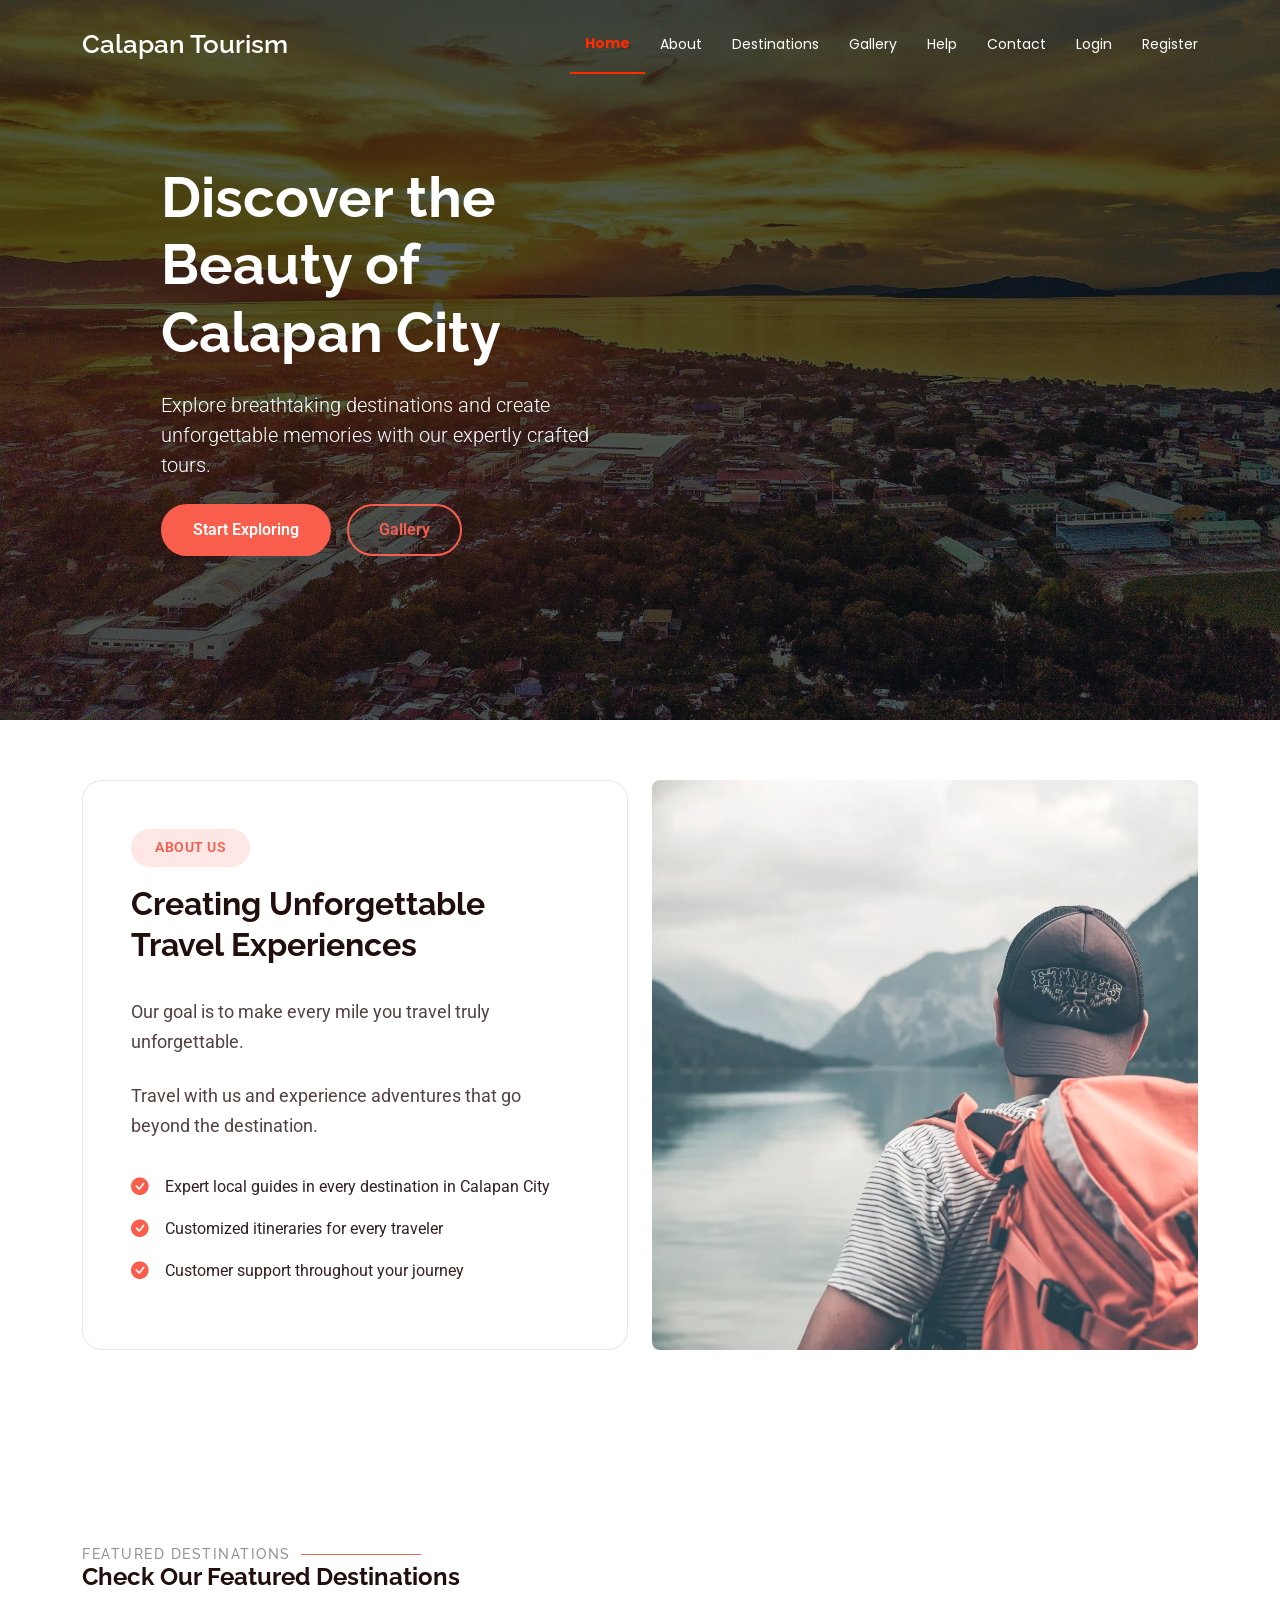
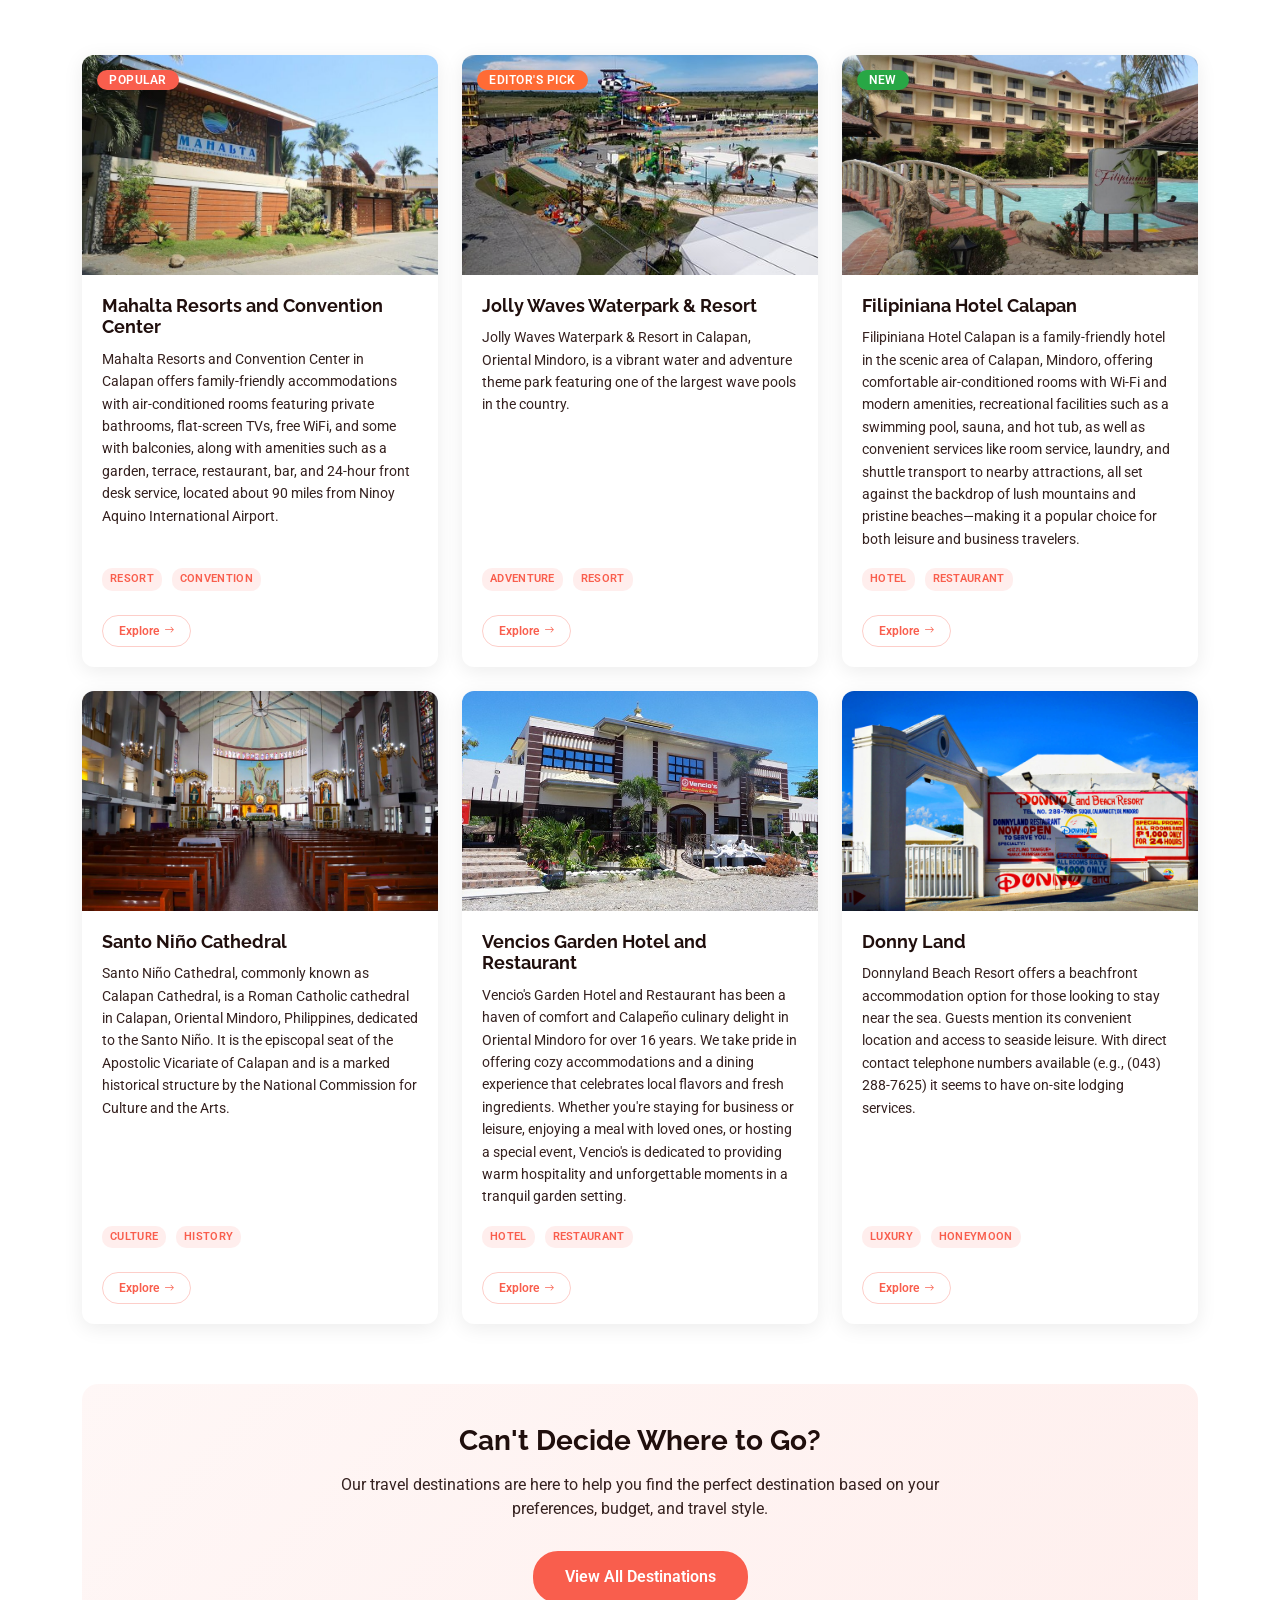
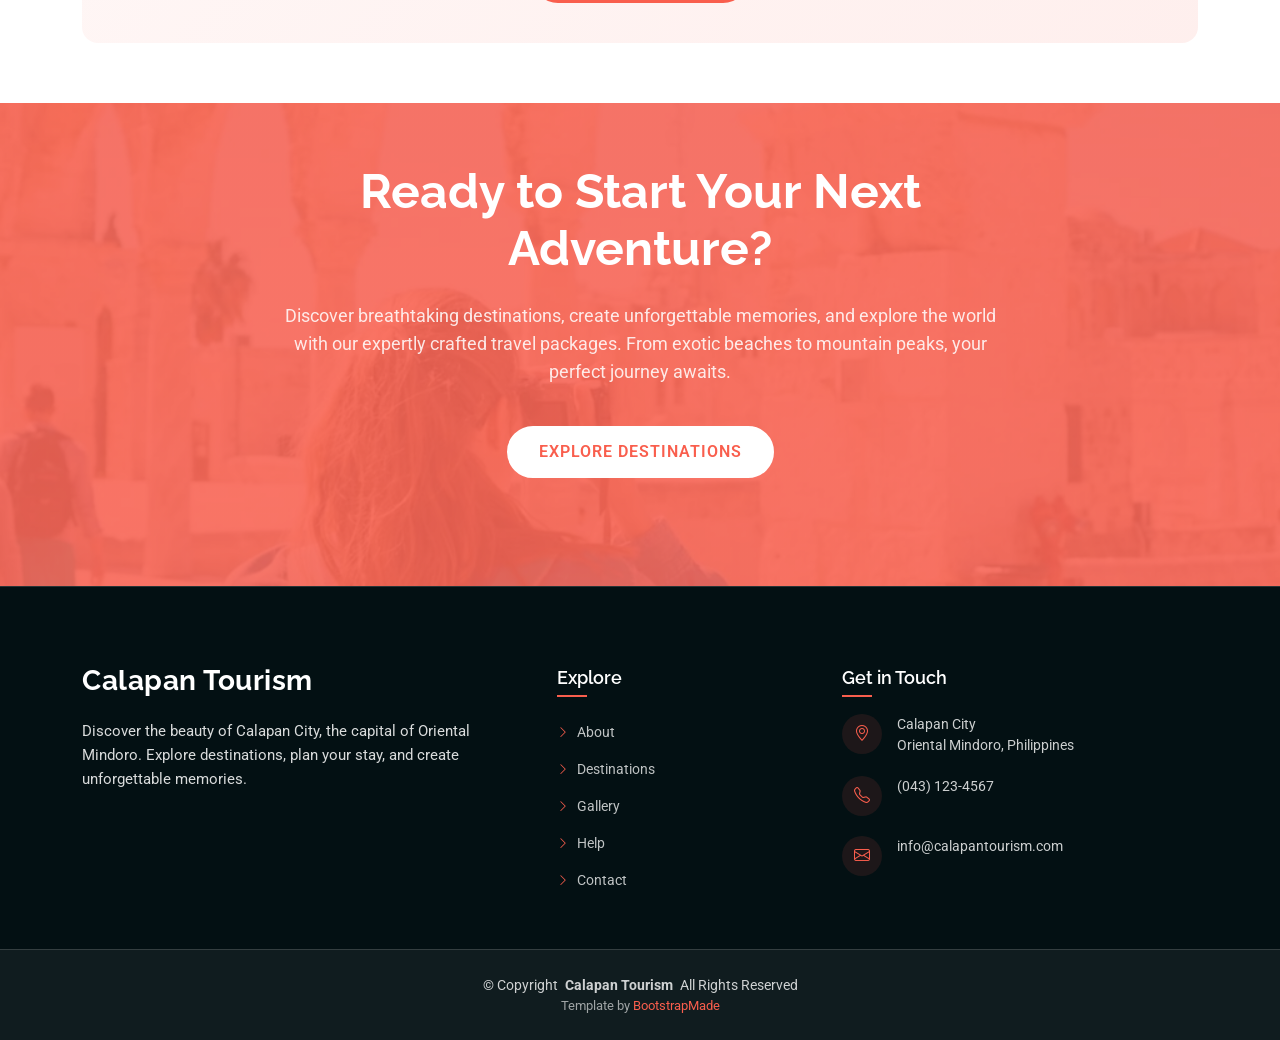
<file: index.html>
<!DOCTYPE html>
<html lang="en">
<head>
  <meta charset="utf-8">
  <meta content="width=device-width, initial-scale=1.0" name="viewport">
  <title>Calapan Tourism - Home</title>
  <link href="assets/img/favicon.png" rel="icon">
  <link href="assets/img/apple-touch-icon.png" rel="apple-touch-icon">
  <link href="https://fonts.googleapis.com" rel="preconnect"><link href="https://fonts.gstatic.com" rel="preconnect" crossorigin><link href="https://fonts.googleapis.com/css2?family=Roboto:wght@300;400;500;700&family=Poppins:wght@300;400;500;600;700&family=Raleway:wght@300;400;500;600;700&display=swap" rel="stylesheet">
  <link href="assets/vendor/bootstrap/css/bootstrap.min.css" rel="stylesheet">
  <link href="assets/vendor/bootstrap-icons/bootstrap-icons.css" rel="stylesheet">
  <link href="assets/vendor/swiper/swiper-bundle.min.css" rel="stylesheet">
  <link href="assets/vendor/glightbox/css/glightbox.min.css" rel="stylesheet">
  <link href="assets/css/main.css" rel="stylesheet">
  <script src="assets/js/app.js"></script>
  <script src="assets/js/data.js"></script>
  
</head>
<body class="index-page">


    <header id="header" class="header d-flex align-items-center fixed-top">
    <div class="container-fluid container-xl position-relative d-flex align-items-center justify-content-between">
      <a href="index.html" class="logo d-flex align-items-center">
        <h1 class="sitename">Calapan Tourism</h1>
      </a>
      <nav id="navmenu" class="navmenu">
        <ul>
        <li><a href="index.html" class="active">Home</a></li>
        <li><a href="about.html" class="">About</a></li>
        <li><a href="destinations.html" class="">Destinations</a></li>
        <li><a href="gallery.html" class="">Gallery</a></li>
        <li><a href="blog.html" class="">Help</a></li>
        <li><a href="contact.html" class="">Contact</a></li>
          <li id="nav-auth"></li>
        </ul>
        <i class="mobile-nav-toggle d-xl-none bi bi-list"></i>
      </nav>
    </div>
  </header>
  <script>CT.renderNav();</script>
  <style>
    .btn-login, .btn-register { padding: 8px 20px; font-weight: 600; }
    .btn-login { color: #667eea; }
    .btn-register { color: white; border: none; }
    .navmenu a.active { color: #ff2a00ff; font-weight: 700; border-bottom: 2px solid #ff2a00ff; }
  </style>


  <main class="main">

    <!-- Travel Hero Section -->
    <section id="travel-hero" class="travel-hero section dark-background">

      <div class="container">

        <div class="row align-items-center">
          <div class="col-lg-6">
            <div class="content">
              <h1>Discover the Beauty of Calapan City</h1>
              <p class="lead">Explore breathtaking destinations and create unforgettable memories with our expertly crafted tours.</p>
              <div class="d-flex flex-wrap gap-3 mt-4">
                <a href="destinations.html" class="btn btn-primary">Start Exploring</a>
                <a href="gallery.html" class="btn btn-outline-light">Gallery</a>
              </div>
            </div>
          </div>

        </div>

      </div>

    </section><!-- /Travel Hero Section -->

    <!-- Why Us Section -->
    <section id="why-us" class="why-us section">

      <div class="container">

        <!-- Main Content Grid -->
        <div class="content-grid">
          <div class="row g-4 align-items-stretch">

            <!-- About Section -->
            <div class="col-lg-6">
              <div class="about-block">
                <div class="about-header">
                  <span class="section-badge">About Us</span>
                  <h3>Creating Unforgettable Travel Experiences</h3>
                </div>
                <div class="about-content">
                  <p>Our goal is to make every mile you travel truly unforgettable.</p>
                  <p>Travel with us and experience adventures that go beyond the destination.</p>

                  <div class="feature-list">
                    <div class="feature-item">
                      <i class="bi bi-check-circle-fill"></i>
                      <span>Expert local guides in every destination in Calapan City</span>
                    </div>
                    <div class="feature-item">
                      <i class="bi bi-check-circle-fill"></i>
                      <span>Customized itineraries for every traveler</span>
                    </div>
                    <div class="feature-item">
                      <i class="bi bi-check-circle-fill"></i>
                      <span>Customer support throughout your journey</span>
                    </div>
                  </div>
                </div>
              </div>
            </div>

            <!-- Image Showcase -->
            <div class="col-lg-6">
              <div class="image-showcase">
                <div class="main-image">
                  <img src="assets/img/travel/showcase-12.webp" alt="Travel Adventure" class="img-fluid rounded-3">
                </div>
              </div>
            </div>

          </div>
        </div><!-- End Main Content Grid -->

      </div>

    </section><!-- /Why Us Section -->

    <!-- Featured Destinations Section -->
    <section id="featured-destinations" class="featured-destinations section">

      <!-- Section Title -->
      <div class="container section-title">
        <h2>Featured Destinations</h2>
        <div><span>Check Our</span> <span class="description-title">Featured Destinations</span></div>
      </div><!-- End Section Title -->

      <div class="container">

        <div class="row gy-4">

          <div class="col-lg-4 col-md-6">
            <div class="destination-card">
              <div class="image-wrapper">
                <img src="assets/img/travel/mahalta_resort.jpg" alt="Destination" class="img-fluid">
                <div class="overlay">
                  <div class="badge">Popular</div>
                </div>
              </div>
              <div class="content">
                <h4>Mahalta Resorts and Convention Center</h4>
                <p>Mahalta Resorts and Convention Center in Calapan offers family-friendly accommodations with air-conditioned rooms featuring private bathrooms, flat-screen TVs, free WiFi, and some with balconies, along with amenities such as a garden, terrace, restaurant, bar, and 24-hour front desk service, located about 90 miles from Ninoy Aquino International Airport.</p>
                <div class="features">
                  <span class="feature-tag">Resort</span>
                  <span class="feature-tag">Convention</span>
                </div>
                <div class="card-footer">
                  <a href="destination-details.html?id=1" class="explore-btn">
                    Explore <i class="bi bi-arrow-right"></i>
                  </a>
                </div>
              </div>
            </div>
          </div><!-- End Destination Card -->

          <div class="col-lg-4 col-md-6">
            <div class="destination-card">
              <div class="image-wrapper">
                <img src="assets/img/travel/jollywave.jpg" alt="Destination" class="img-fluid">
                <div class="overlay">
                  <div class="badge featured">Editor's Pick</div>
                </div>
              </div>
              <div class="content">
                <h4>Jolly Waves Waterpark & Resort</h4>
                <p>Jolly Waves Waterpark & Resort in Calapan, Oriental Mindoro, is a vibrant water and adventure theme park featuring one of the largest wave pools in the country.</p>
                <div class="features">
                  <span class="feature-tag">Adventure</span>
                  <span class="feature-tag">Resort</span>
                </div>
                <div class="card-footer">

                  <a href="destination-details.html?id=2" class="explore-btn">
                    Explore <i class="bi bi-arrow-right"></i>
                  </a>
                </div>
              </div>
            </div>
          </div><!-- End Destination Card -->

          <div class="col-lg-4 col-md-6">
            <div class="destination-card">
              <div class="image-wrapper">
                <img src="assets/img/travel/fillipinia.jpg" alt="Destination" class="img-fluid">
                <div class="overlay">
                  <div class="badge new">New</div>
                </div>
              </div>
              <div class="content">
                <h4>Filipiniana Hotel Calapan</h4>
                <p>Filipiniana Hotel Calapan is a family-friendly hotel in the scenic area of Calapan, Mindoro, offering comfortable air-conditioned rooms with Wi-Fi and modern amenities, recreational facilities such as a swimming pool, sauna, and hot tub, as well as convenient services like room service, laundry, and shuttle transport to nearby attractions, all set against the backdrop of lush mountains and pristine beaches—making it a popular choice for both leisure and business travelers.</p>
                <div class="features">
                  <span class="feature-tag">Hotel</span>
                  <span class="feature-tag">Restaurant</span>
                </div>
                <div class="card-footer">
                  <a href="destination-details.html?id=3" class="explore-btn">
                    Explore <i class="bi bi-arrow-right"></i>
                  </a>
                </div>
              </div>
            </div>
          </div><!-- End Destination Card -->

          <div class="col-lg-4 col-md-6">
            <div class="destination-card">
              <div class="image-wrapper">
                <img src="assets/img/travel/cathedral.jpg" alt="Destination" class="img-fluid">
              </div>
              <div class="content">
                <h4>Santo Niño Cathedral</h4>
                <p>Santo Niño Cathedral, commonly known as Calapan Cathedral, is a Roman Catholic cathedral in Calapan, Oriental Mindoro, Philippines, dedicated to the Santo Niño. It is the episcopal seat of the Apostolic Vicariate of Calapan and is a marked historical structure by the National Commission for Culture and the Arts.</p>
                <div class="features">
                  <span class="feature-tag">Culture</span>
                  <span class="feature-tag">History</span>
                </div>
                <div class="card-footer">
                  <a href="destination-details.html?id=4" class="explore-btn">
                    Explore <i class="bi bi-arrow-right"></i>
                  </a>
                </div>
              </div>
            </div>
          </div><!-- End Destination Card -->

          <div class="col-lg-4 col-md-6">
            <div class="destination-card">
              <div class="image-wrapper">
                <img src="assets/img/travel/vencios_garden.jpg" alt="Destination" class="img-fluid">
              </div>
              <div class="content">
                <h4>Vencios Garden Hotel and Restaurant</h4>
                <p>Vencio's Garden Hotel and Restaurant has been a haven of comfort and Calapeño culinary delight in Oriental Mindoro for over 16 years. We take pride in offering cozy accommodations and a dining experience that celebrates local flavors and fresh ingredients. Whether you're staying for business or leisure, enjoying a meal with loved ones, or hosting a special event, Vencio's is dedicated to providing warm hospitality and unforgettable moments in a tranquil garden setting. 

</p>
                <div class="features">
                  <span class="feature-tag">Hotel</span>
                  <span class="feature-tag">Restaurant</span>
                </div>
                <div class="card-footer">
                  <a href="destination-details.html?id=5" class="explore-btn">
                    Explore <i class="bi bi-arrow-right"></i>
                  </a>
                </div>
              </div>
            </div>
          </div><!-- End Destination Card -->

          <div class="col-lg-4 col-md-6">
            <div class="destination-card">
              <div class="image-wrapper">
                <img src="assets/img/travel/donnyland.jpg" alt="Destination" class="img-fluid">
              </div>
              <div class="content">
                <h4>Donny Land</h4>
                <p>Donnyland Beach Resort offers a beachfront accommodation option for those looking to stay near the sea. Guests mention its convenient location and access to seaside leisure. With direct contact telephone numbers available (e.g., (043) 288-7625) it seems to have on-site lodging services.</p>
                <div class="features">
                  <span class="feature-tag">Luxury</span>
                  <span class="feature-tag">Honeymoon</span>
                </div>
                <div class="card-footer">
                  <a href="destination-details.html?id=6" class="explore-btn">
                    Explore <i class="bi bi-arrow-right"></i>
                  </a>
                </div>
              </div>
            </div>
          </div><!-- End Destination Card -->

        </div>

        <div class="destinations-cta">
          <div class="row justify-content-center">
            <div class="col-lg-8 text-center">
              <h3>Can't Decide Where to Go?</h3>
              <p>Our travel destinations are here to help you find the perfect destination based on your preferences, budget, and travel style.</p>
              <div class="cta-buttons">
                <a href="destinations.html" class="btn btn-primary">View All Destinations</a>
              </div>
            </div>
          </div>
        </div>
      </div>
    </section><!-- /Featured Destinations Section -->

    <!-- Call To Action Section -->
    <section id="call-to-action" class="call-to-action section">

      <div class="container">
        <div class="row justify-content-center">
          <div class="col-lg-8 text-center">
            <h2>Ready to Start Your Next Adventure?</h2>
            <p>Discover breathtaking destinations, create unforgettable memories, and explore the world with our expertly crafted travel packages. From exotic beaches to mountain peaks, your perfect journey awaits.</p>
            <div class="cta-buttons">
              <a href="destinations.html" class="btn-primary">Explore Destinations</a>
            </div>
          </div>
        </div>
      </div>
    </section><!-- /Call To Action Section -->

  </main>

    <footer id="footer" class="footer position-relative dark-background">
    <div class="container">
      <div class="row gy-5">
        <div class="col-lg-5">
          <div class="footer-content">
            <a href="index.html" class="logo d-flex align-items-center mb-4"><span class="sitename">Calapan Tourism</span></a>
            <p class="mb-4">Discover the beauty of Calapan City, the capital of Oriental Mindoro. Explore destinations, plan your stay, and create unforgettable memories.</p>
          </div>
        </div>
        <div class="col-lg-3 col-6">
          <div class="footer-links">
            <h4>Explore</h4>
            <ul>
              <li><a href="about.html"><i class="bi bi-chevron-right"></i> About</a></li>
              <li><a href="destinations.html"><i class="bi bi-chevron-right"></i> Destinations</a></li>
              <li><a href="gallery.html"><i class="bi bi-chevron-right"></i> Gallery</a></li>
              <li><a href="blog.html"><i class="bi bi-chevron-right"></i> Help</a></li>
              <li><a href="contact.html"><i class="bi bi-chevron-right"></i> Contact</a></li>
            </ul>
          </div>
        </div>
        <div class="col-lg-4">
          <div class="footer-contact">
            <h4>Get in Touch</h4>
            <div class="contact-item"><div class="contact-icon"><i class="bi bi-geo-alt"></i></div><div class="contact-info"><p>Calapan City<br>Oriental Mindoro, Philippines</p></div></div>
            <div class="contact-item"><div class="contact-icon"><i class="bi bi-telephone"></i></div><div class="contact-info"><p>(043) 123-4567</p></div></div>
            <div class="contact-item"><div class="contact-icon"><i class="bi bi-envelope"></i></div><div class="contact-info"><p>info@calapantourism.com</p></div></div>
          </div>
        </div>
      </div>
    </div>
    <div class="footer-bottom">
      <div class="container">
        <div class="copyright text-center">
          <p>© <span>Copyright</span> <strong class="px-1 sitename">Calapan Tourism</strong> <span>All Rights Reserved</span></p>
        </div>
        <div class="credits text-center">Template by <a href="https://bootstrapmade.com/">BootstrapMade</a></div>
      </div>
    </div>
  </footer>

  <a href="#" id="scroll-top" class="scroll-top d-flex align-items-center justify-content-center"><i class="bi bi-arrow-up-short"></i></a>
  <div id="preloader"></div>

  <script src="assets/vendor/bootstrap/js/bootstrap.bundle.min.js"></script>
  <script src="assets/vendor/purecounter/purecounter_vanilla.js"></script>
  <script src="assets/vendor/swiper/swiper-bundle.min.js"></script>
  <script src="assets/vendor/glightbox/js/glightbox.min.js"></script>
  <script src="assets/vendor/imagesloaded/imagesloaded.pkgd.min.js"></script>
  <script src="assets/vendor/isotope-layout/isotope.pkgd.min.js"></script>
  <script src="assets/js/main.js"></script>



</body>
</html>
</file>
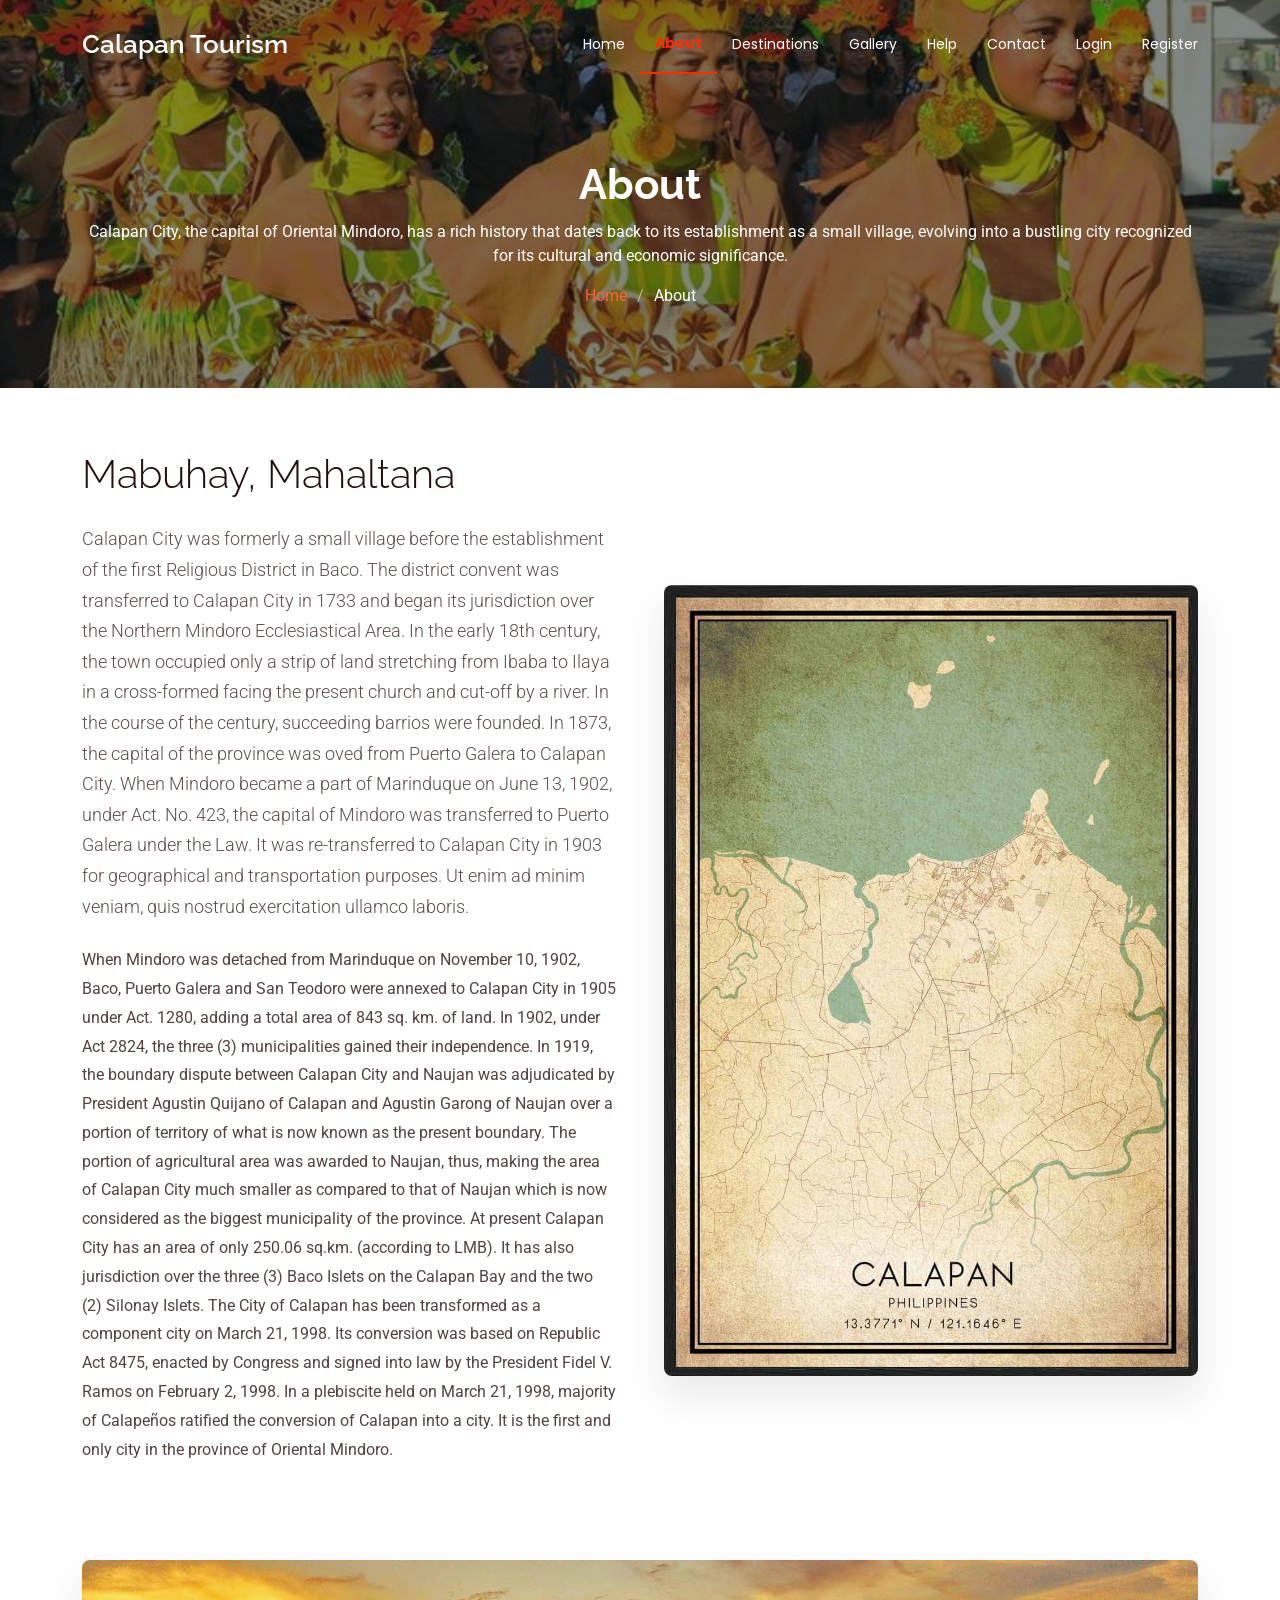
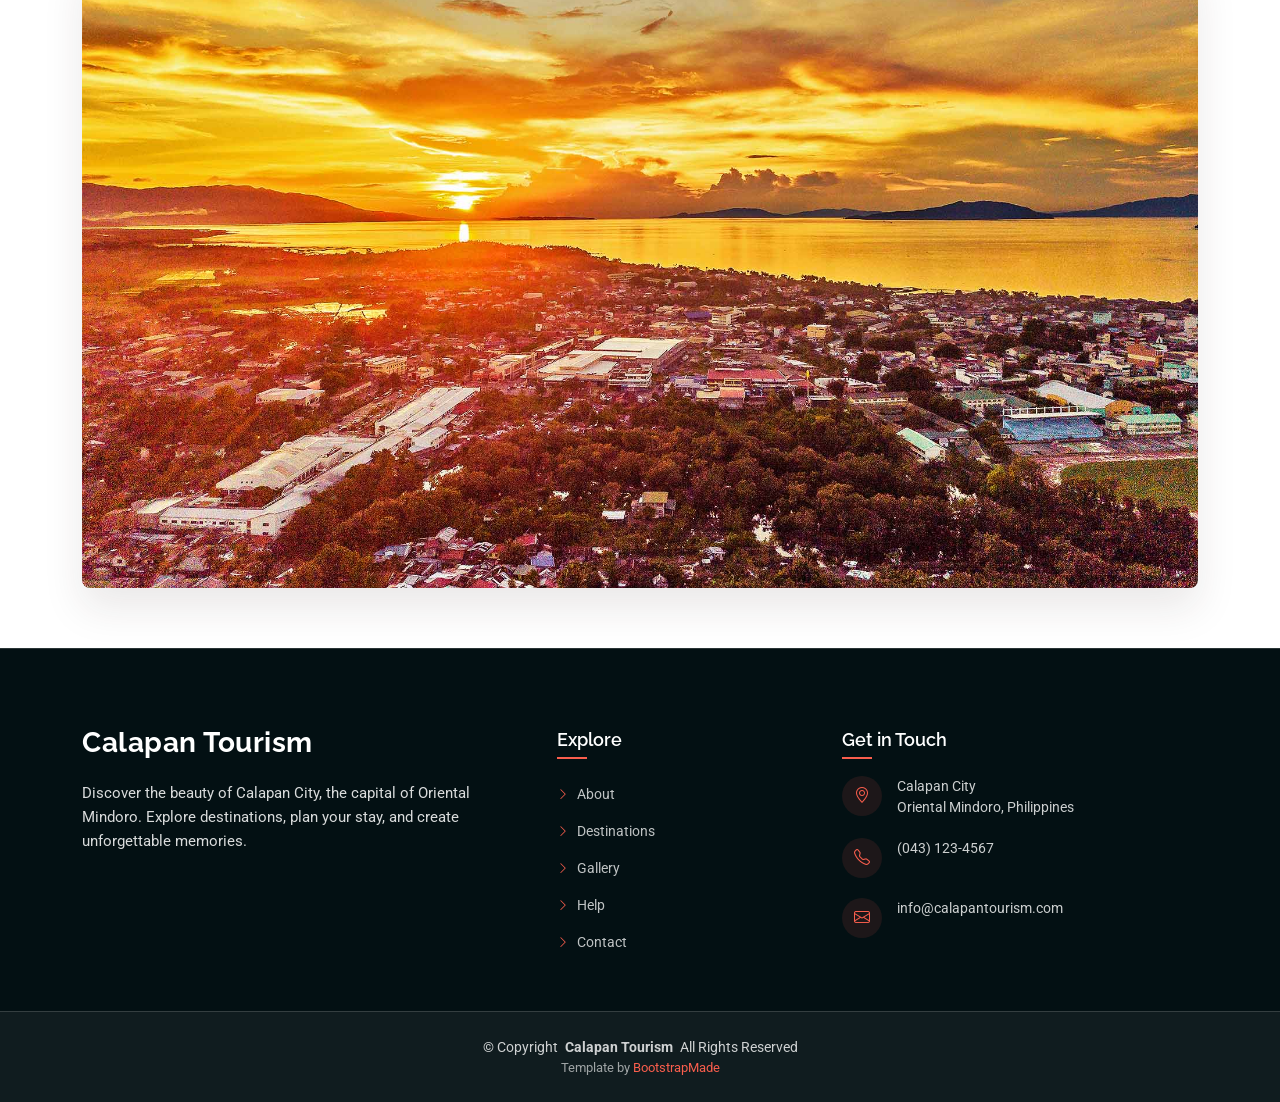
<file: about.html>
<!DOCTYPE html>
<html lang="en">
<head>
  <meta charset="utf-8">
  <meta content="width=device-width, initial-scale=1.0" name="viewport">
  <title>About - Calapan Tourism</title>
  <link href="assets/img/favicon.png" rel="icon">
  <link href="assets/img/apple-touch-icon.png" rel="apple-touch-icon">
  <link href="https://fonts.googleapis.com" rel="preconnect"><link href="https://fonts.gstatic.com" rel="preconnect" crossorigin><link href="https://fonts.googleapis.com/css2?family=Roboto:wght@300;400;500;700&family=Poppins:wght@300;400;500;600;700&family=Raleway:wght@300;400;500;600;700&display=swap" rel="stylesheet">
  <link href="assets/vendor/bootstrap/css/bootstrap.min.css" rel="stylesheet">
  <link href="assets/vendor/bootstrap-icons/bootstrap-icons.css" rel="stylesheet">
  <link href="assets/vendor/swiper/swiper-bundle.min.css" rel="stylesheet">
  <link href="assets/vendor/glightbox/css/glightbox.min.css" rel="stylesheet">
  <link href="assets/css/main.css" rel="stylesheet">
  <script src="assets/js/app.js"></script>
  <script src="assets/js/data.js"></script>
  
</head>
<body class="index-page">


    <header id="header" class="header d-flex align-items-center fixed-top">
    <div class="container-fluid container-xl position-relative d-flex align-items-center justify-content-between">
      <a href="index.html" class="logo d-flex align-items-center">
        <h1 class="sitename">Calapan Tourism</h1>
      </a>
      <nav id="navmenu" class="navmenu">
        <ul>
        <li><a href="index.html" class="">Home</a></li>
        <li><a href="about.html" class="active">About</a></li>
        <li><a href="destinations.html" class="">Destinations</a></li>
        <li><a href="gallery.html" class="">Gallery</a></li>
        <li><a href="blog.html" class="">Help</a></li>
        <li><a href="contact.html" class="">Contact</a></li>
          <li id="nav-auth"></li>
        </ul>
        <i class="mobile-nav-toggle d-xl-none bi bi-list"></i>
      </nav>
    </div>
  </header>
  <script>CT.renderNav();</script>
  <style>
    .btn-login, .btn-register { padding: 8px 20px; font-weight: 600; }
    .btn-login { color: #667eea; }
    .btn-register { color: white; border: none; }
    .navmenu a.active { color: #ff2a00ff; font-weight: 700; border-bottom: 2px solid #ff2a00ff; }
  </style>


  <main class="main">

    <!-- Page Title -->
    <div class="page-title dark-background" style="background-image: url(assets/img/travel/image_about.jpg)">
      <div class="container position-relative">
        <h1>About</h1>
        <p>Calapan City, the capital of Oriental Mindoro, has a rich history that dates back to its establishment as a small village, evolving into a bustling city recognized for its cultural and economic significance.</p>
        <nav class="breadcrumbs">
          <ol>
            <li><a href="index.html">Home</a></li>
            <li class="current">About</li>
          </ol>
        </nav>
      </div>
    </div><!-- End Page Title -->

    <!-- About Section -->
    <section id="about" class="about section">
      <div class="container">
        <div class="row g-5 align-items-center">

          <div class="col-lg-6">
            <div class="content">
              <h2 class="mb-4">Mabuhay, Mahaltana</h2>
              <p class="lead mb-4">Calapan City was formerly a small village before the establishment of the first Religious District in Baco. The district convent was transferred to Calapan City in 1733 and began its jurisdiction over the Northern Mindoro Ecclesiastical Area. In the early 18th century, the town occupied only a strip of land stretching from Ibaba to Ilaya in a cross-formed facing the present church and cut-off by a river. In the course of the century, succeeding barrios were founded. In 1873, the capital of the province was oved from Puerto Galera to Calapan City. When Mindoro became a part of Marinduque on June 13, 1902, under Act. No. 423, the capital of Mindoro was transferred to Puerto Galera under the Law. It was re-transferred to Calapan City in 1903 for geographical and transportation purposes. Ut enim ad minim veniam, quis nostrud exercitation ullamco laboris.</p>
              <p class="mb-5">When Mindoro was detached from Marinduque on November 10, 1902, Baco, Puerto Galera and San Teodoro were annexed to Calapan City in 1905 under Act. 1280, adding a total area of 843 sq. km. of land. In 1902, under Act 2824, the three (3) municipalities gained their independence. In 1919, the boundary dispute between Calapan City and Naujan was adjudicated by President Agustin Quijano of Calapan and Agustin Garong of Naujan over a portion of territory of what is now known as the present boundary. The portion of agricultural area was awarded to Naujan, thus, making the area of Calapan City much smaller as compared to that of Naujan which is now considered as the biggest municipality of the province. At present Calapan City has an area of only 250.06 sq.km. (according to LMB). It has also jurisdiction over the three (3) Baco Islets on the Calapan Bay and the two (2) Silonay Islets. The City of Calapan has been transformed as a component city on March 21, 1998. Its conversion was based on Republic Act 8475, enacted by Congress and signed into law by the President Fidel V. Ramos on February 2, 1998. In a plebiscite held on March 21, 1998, majority of Calapeños ratified the conversion of Calapan into a city. It is the first and only city in the province of Oriental Mindoro.</p>
            </div>
          </div>

          <div class="col-lg-6">
            <div class="image-stack">
              <div class="image-main">
                <img src="assets/img/travel/map.jpg" alt="Travel Experience" class="img-fluid">
              </div>
            </div>
          </div>

          <!-- <div class="col-lg-6"> -->
            <div class="image-stack">
              <div class="image-main">
                <img src="assets/img/travel/Calapan-City.jpg" alt="Travel Experience" class="img-fluid">
              </div>
            </div>
          <!-- </div> -->

        </div>



      </div>

    </section><!-- /About Section -->

  </main>

    <footer id="footer" class="footer position-relative dark-background">
    <div class="container">
      <div class="row gy-5">
        <div class="col-lg-5">
          <div class="footer-content">
            <a href="index.html" class="logo d-flex align-items-center mb-4"><span class="sitename">Calapan Tourism</span></a>
            <p class="mb-4">Discover the beauty of Calapan City, the capital of Oriental Mindoro. Explore destinations, plan your stay, and create unforgettable memories.</p>
          </div>
        </div>
        <div class="col-lg-3 col-6">
          <div class="footer-links">
            <h4>Explore</h4>
            <ul>
              <li><a href="about.html"><i class="bi bi-chevron-right"></i> About</a></li>
              <li><a href="destinations.html"><i class="bi bi-chevron-right"></i> Destinations</a></li>
              <li><a href="gallery.html"><i class="bi bi-chevron-right"></i> Gallery</a></li>
              <li><a href="blog.html"><i class="bi bi-chevron-right"></i> Help</a></li>
              <li><a href="contact.html"><i class="bi bi-chevron-right"></i> Contact</a></li>
            </ul>
          </div>
        </div>
        <div class="col-lg-4">
          <div class="footer-contact">
            <h4>Get in Touch</h4>
            <div class="contact-item"><div class="contact-icon"><i class="bi bi-geo-alt"></i></div><div class="contact-info"><p>Calapan City<br>Oriental Mindoro, Philippines</p></div></div>
            <div class="contact-item"><div class="contact-icon"><i class="bi bi-telephone"></i></div><div class="contact-info"><p>(043) 123-4567</p></div></div>
            <div class="contact-item"><div class="contact-icon"><i class="bi bi-envelope"></i></div><div class="contact-info"><p>info@calapantourism.com</p></div></div>
          </div>
        </div>
      </div>
    </div>
    <div class="footer-bottom">
      <div class="container">
        <div class="copyright text-center">
          <p>© <span>Copyright</span> <strong class="px-1 sitename">Calapan Tourism</strong> <span>All Rights Reserved</span></p>
        </div>
        <div class="credits text-center">Template by <a href="https://bootstrapmade.com/">BootstrapMade</a></div>
      </div>
    </div>
  </footer>

  <a href="#" id="scroll-top" class="scroll-top d-flex align-items-center justify-content-center"><i class="bi bi-arrow-up-short"></i></a>
  <div id="preloader"></div>

  <script src="assets/vendor/bootstrap/js/bootstrap.bundle.min.js"></script>
  <script src="assets/vendor/purecounter/purecounter_vanilla.js"></script>
  <script src="assets/vendor/swiper/swiper-bundle.min.js"></script>
  <script src="assets/vendor/glightbox/js/glightbox.min.js"></script>
  <script src="assets/vendor/imagesloaded/imagesloaded.pkgd.min.js"></script>
  <script src="assets/vendor/isotope-layout/isotope.pkgd.min.js"></script>
  <script src="assets/js/main.js"></script>



</body>
</html>
</file>
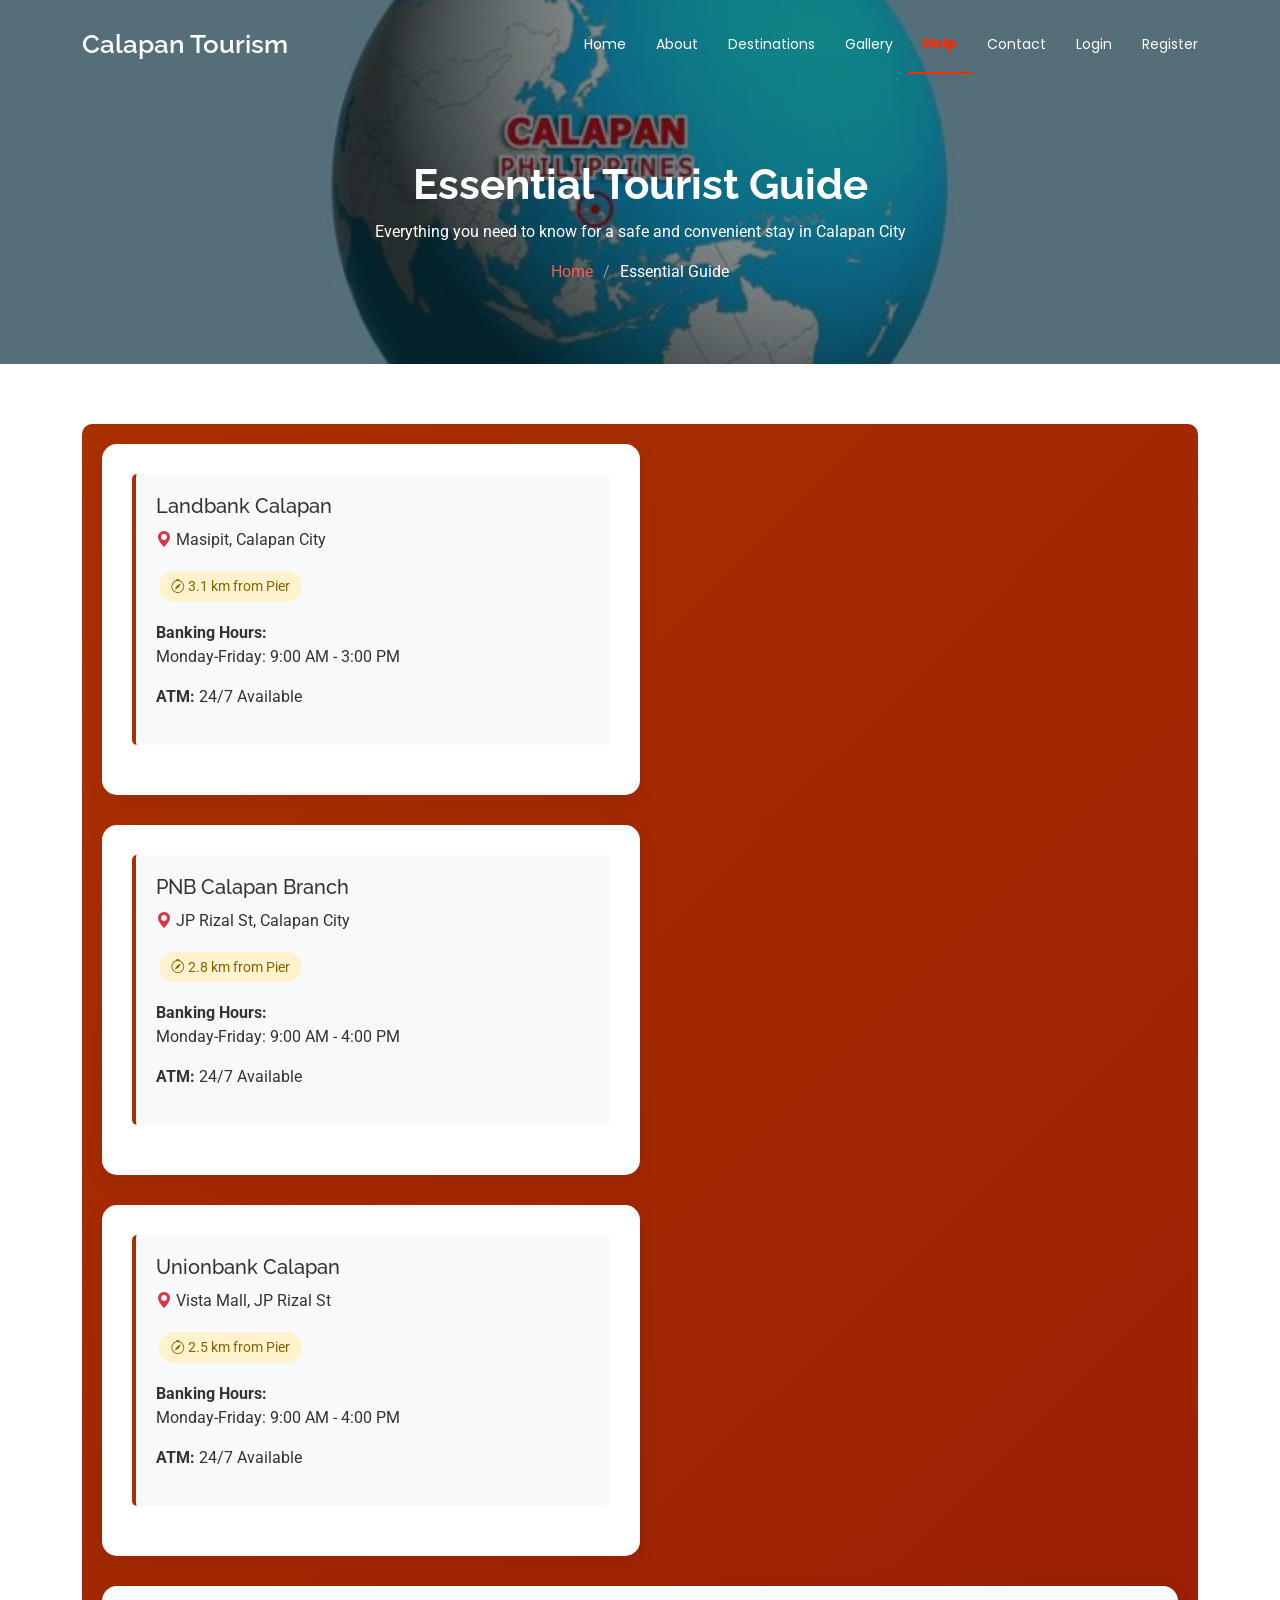
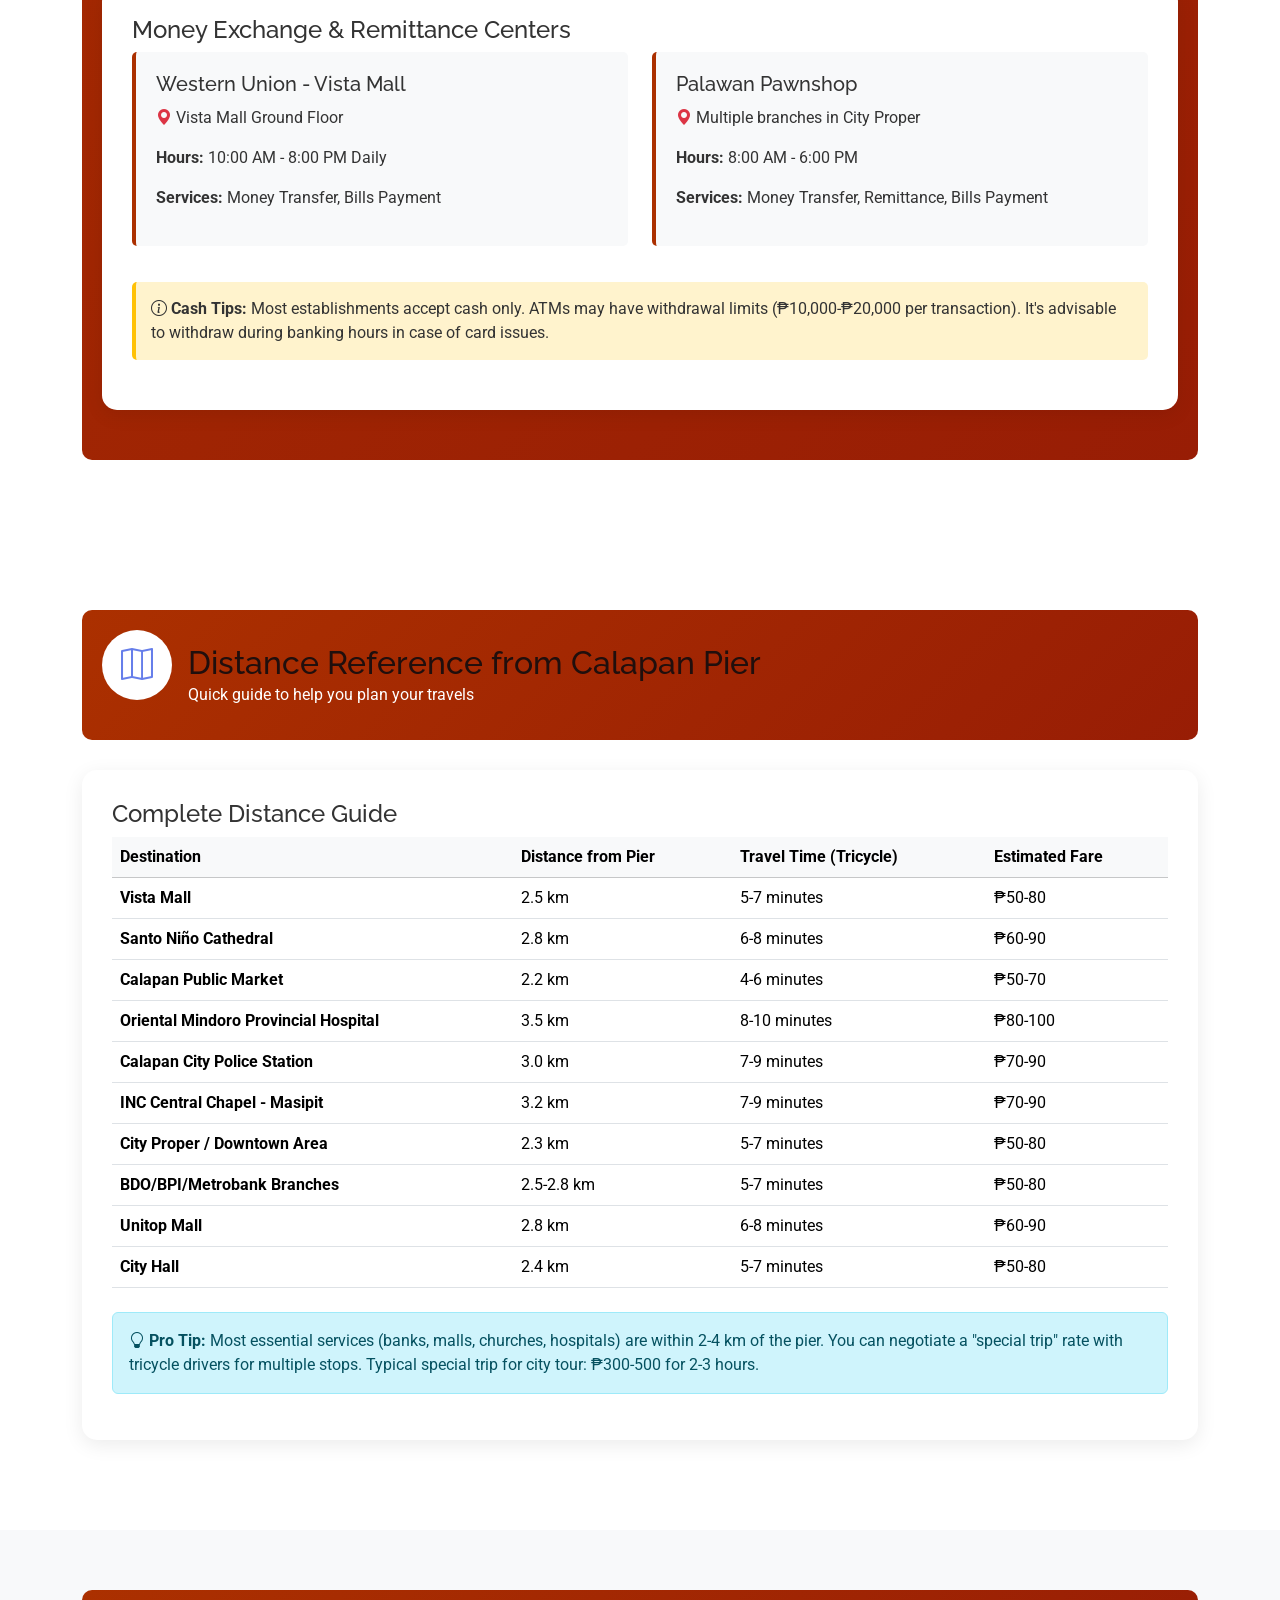
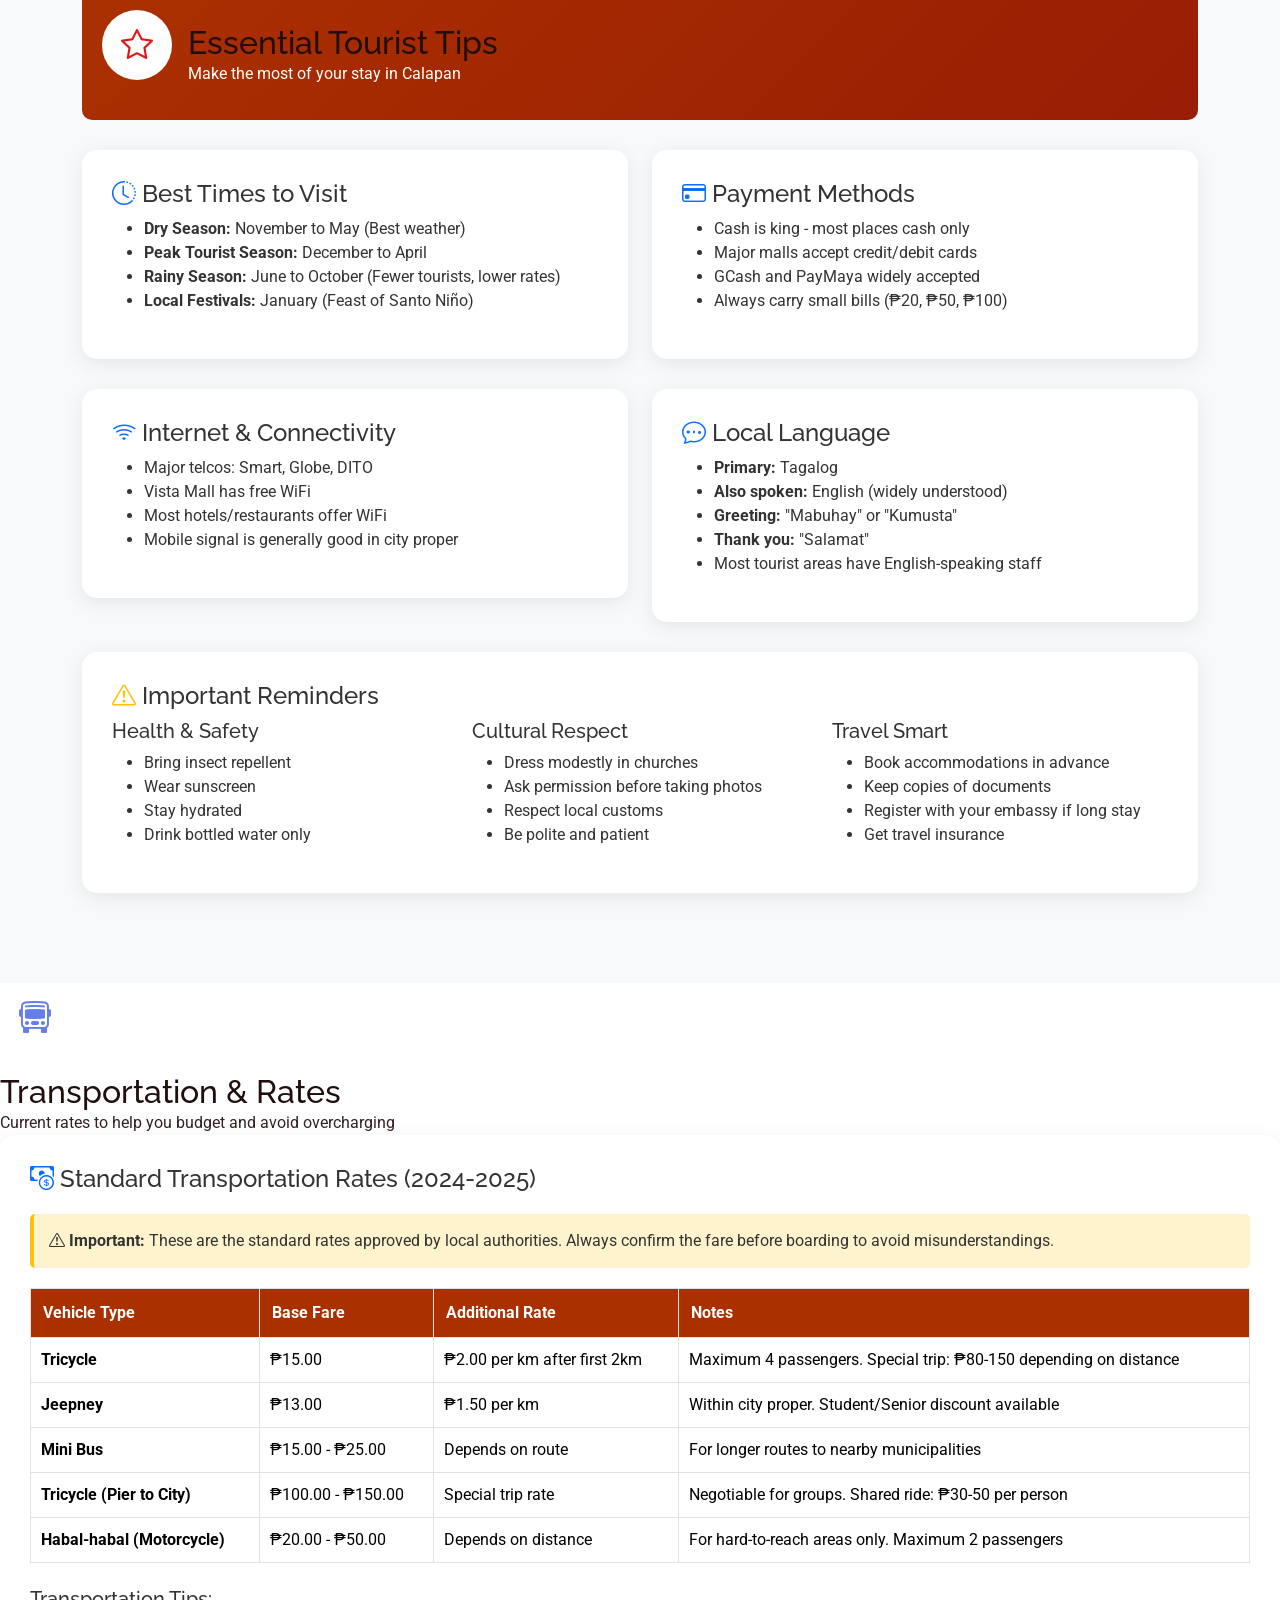
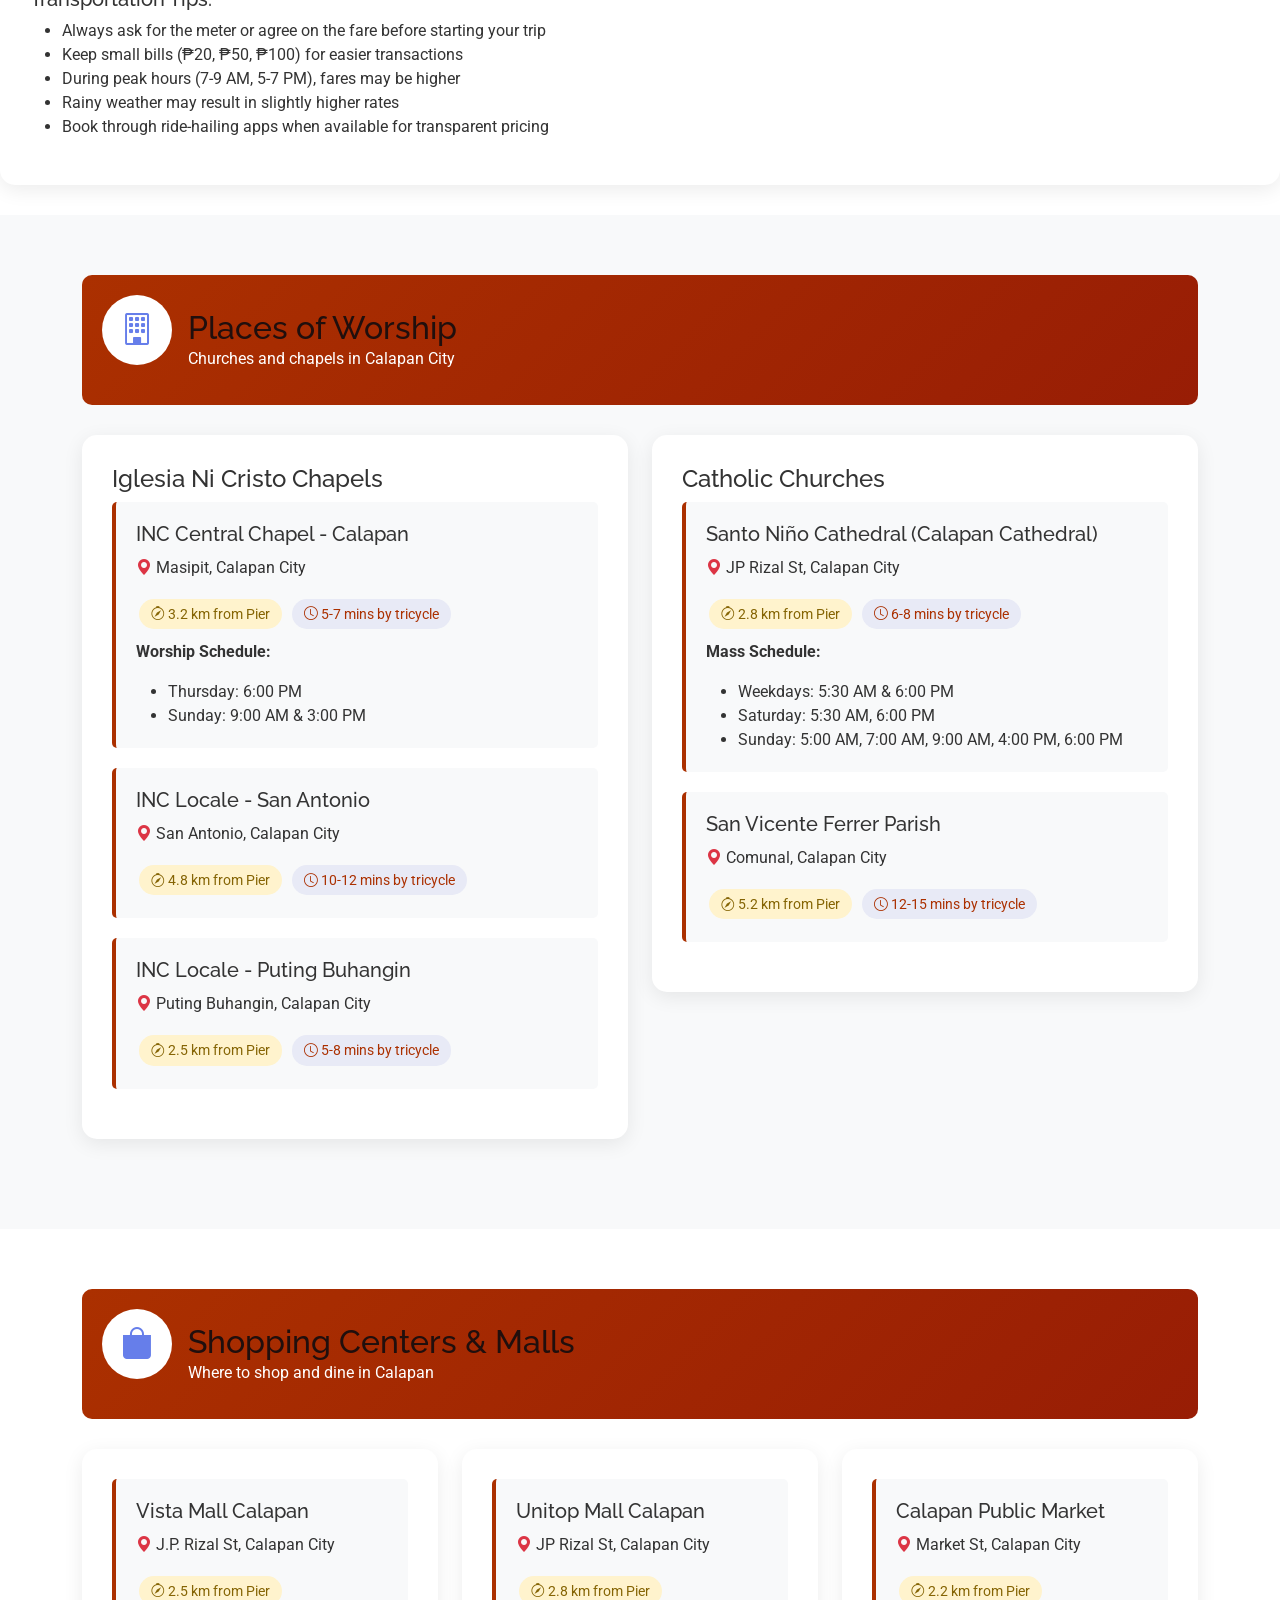
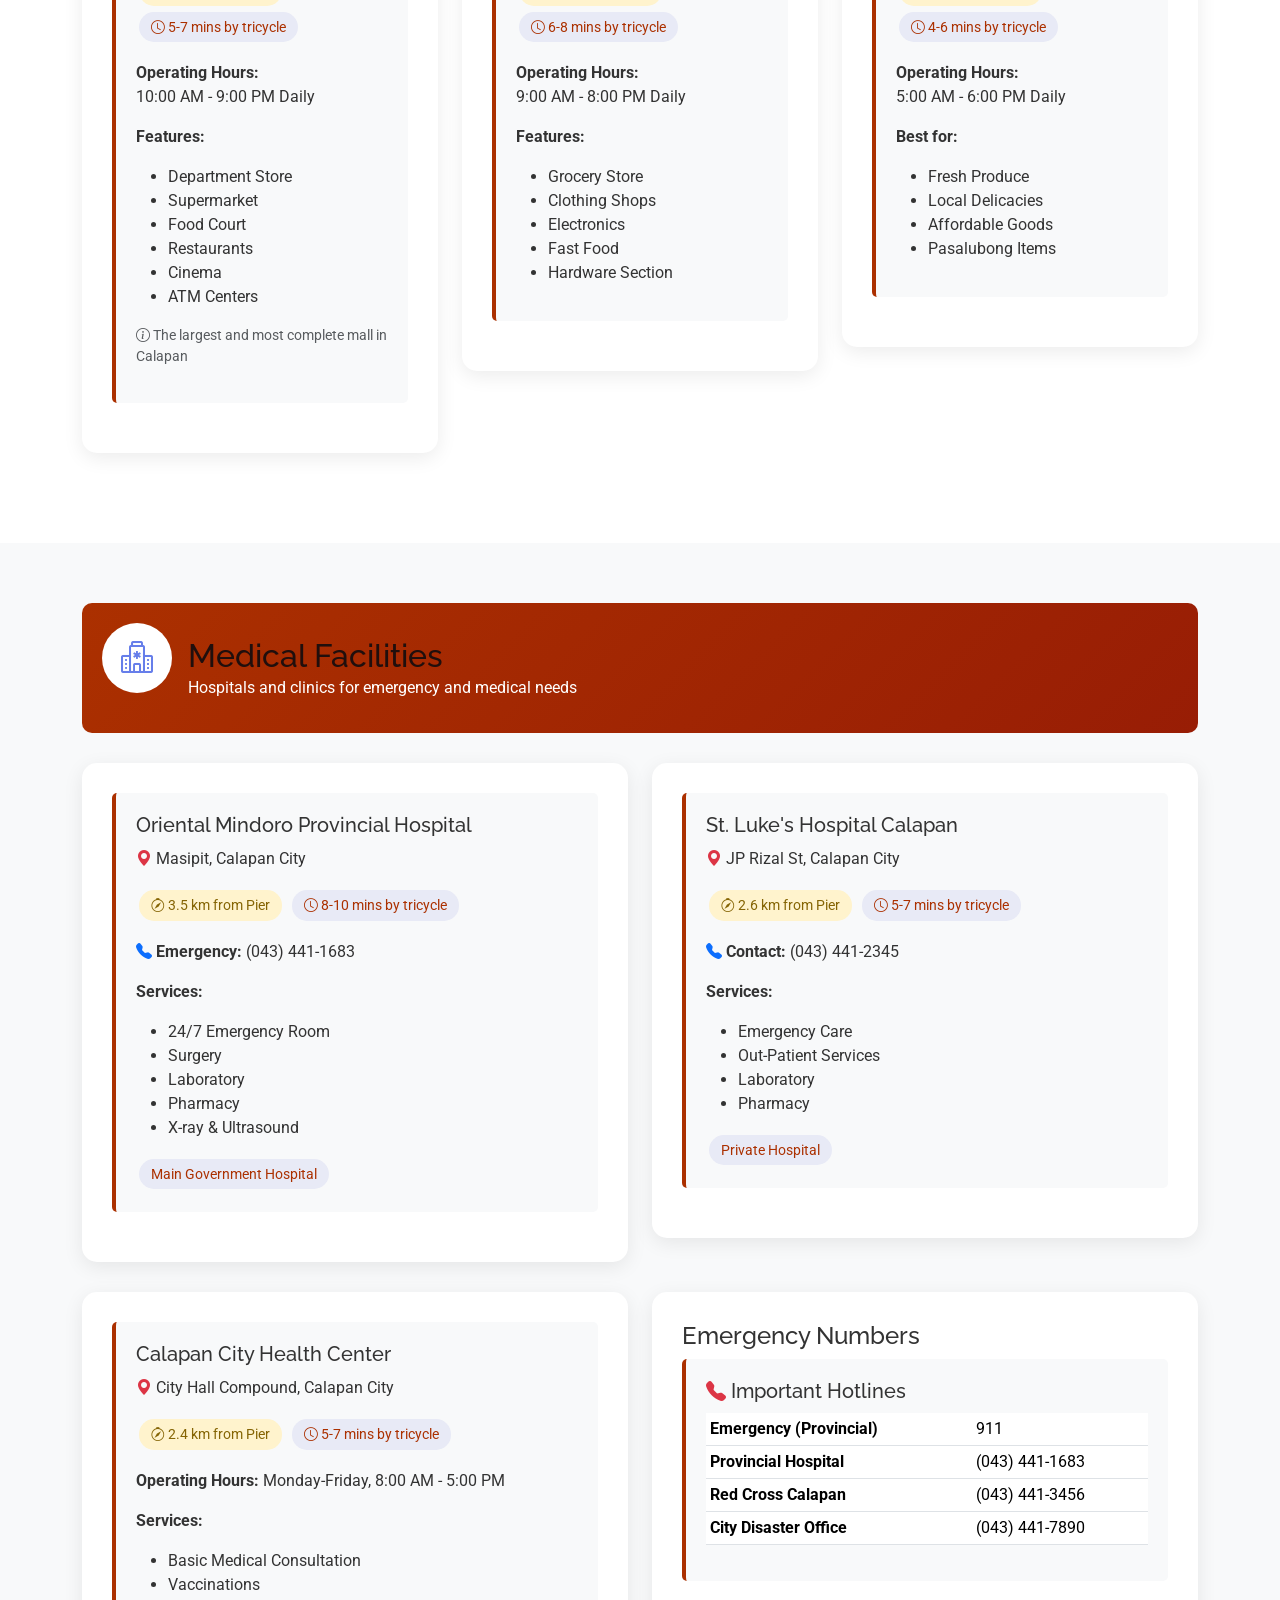
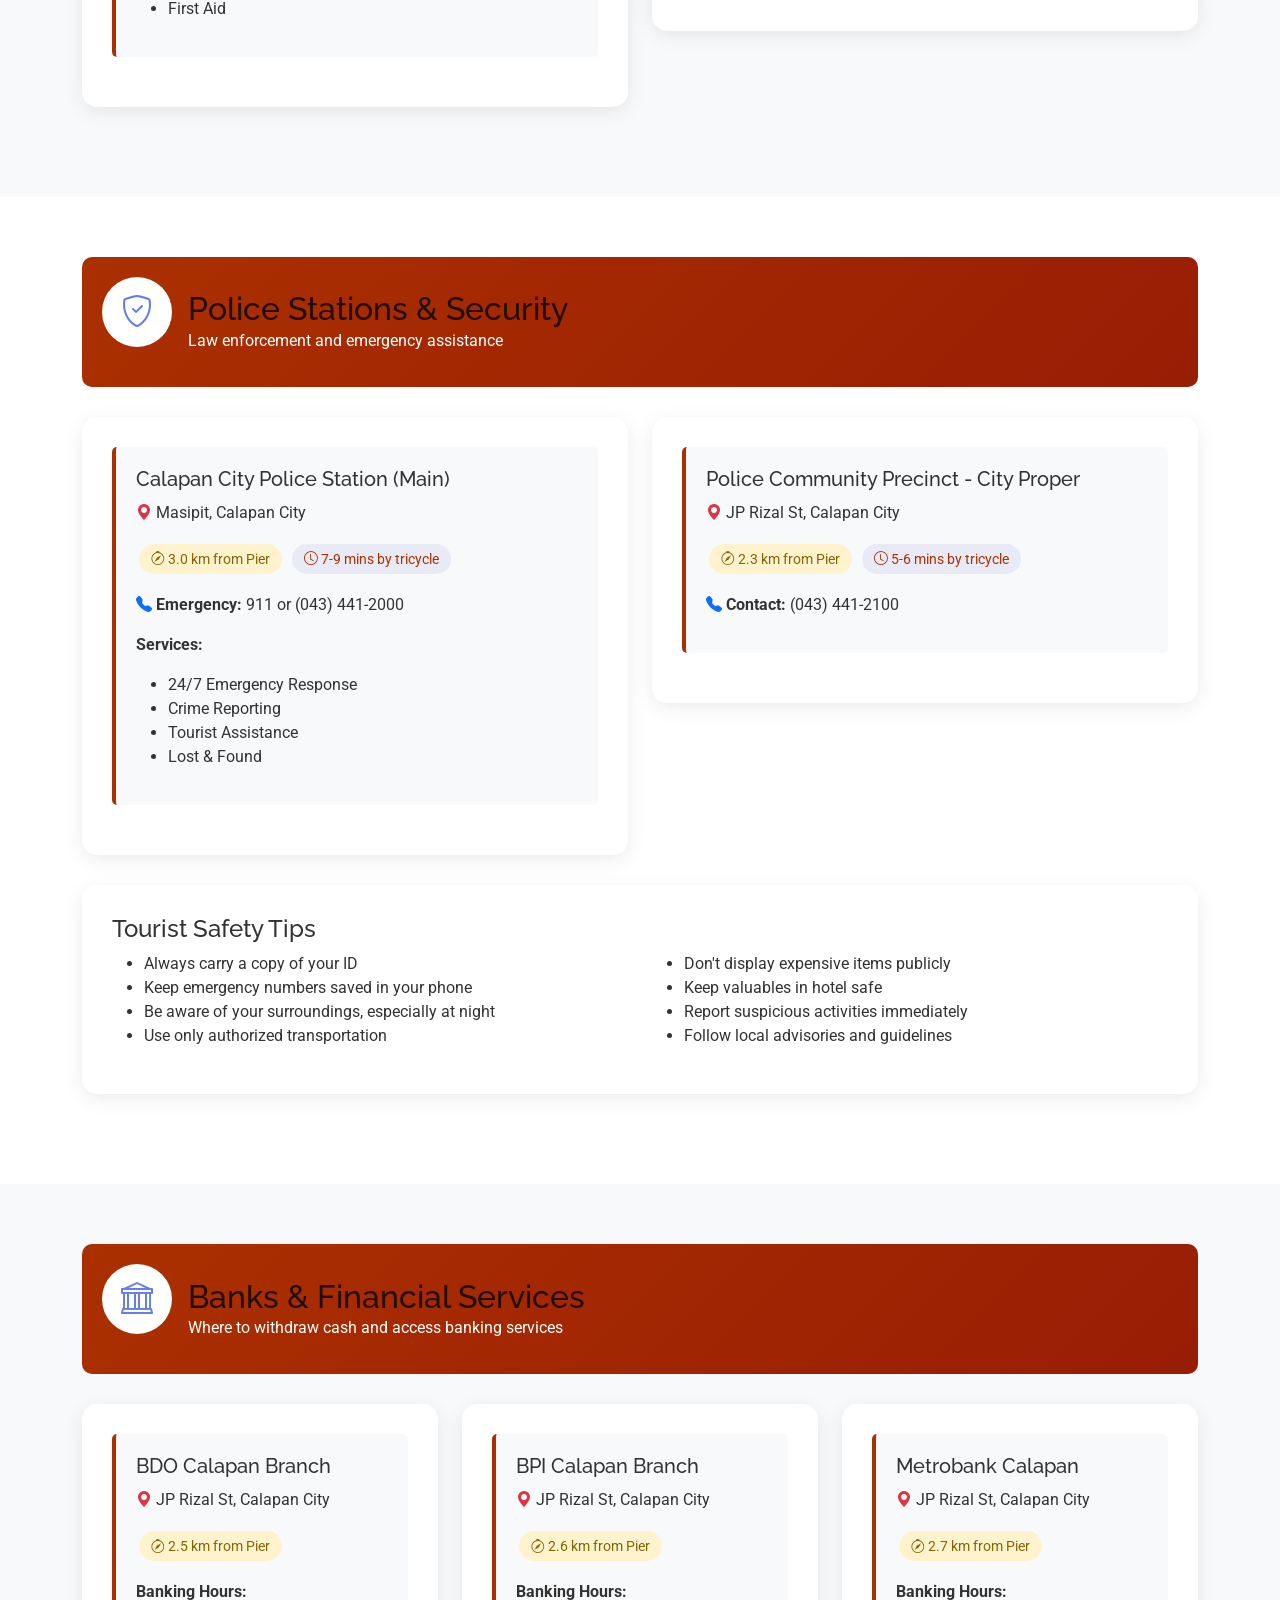
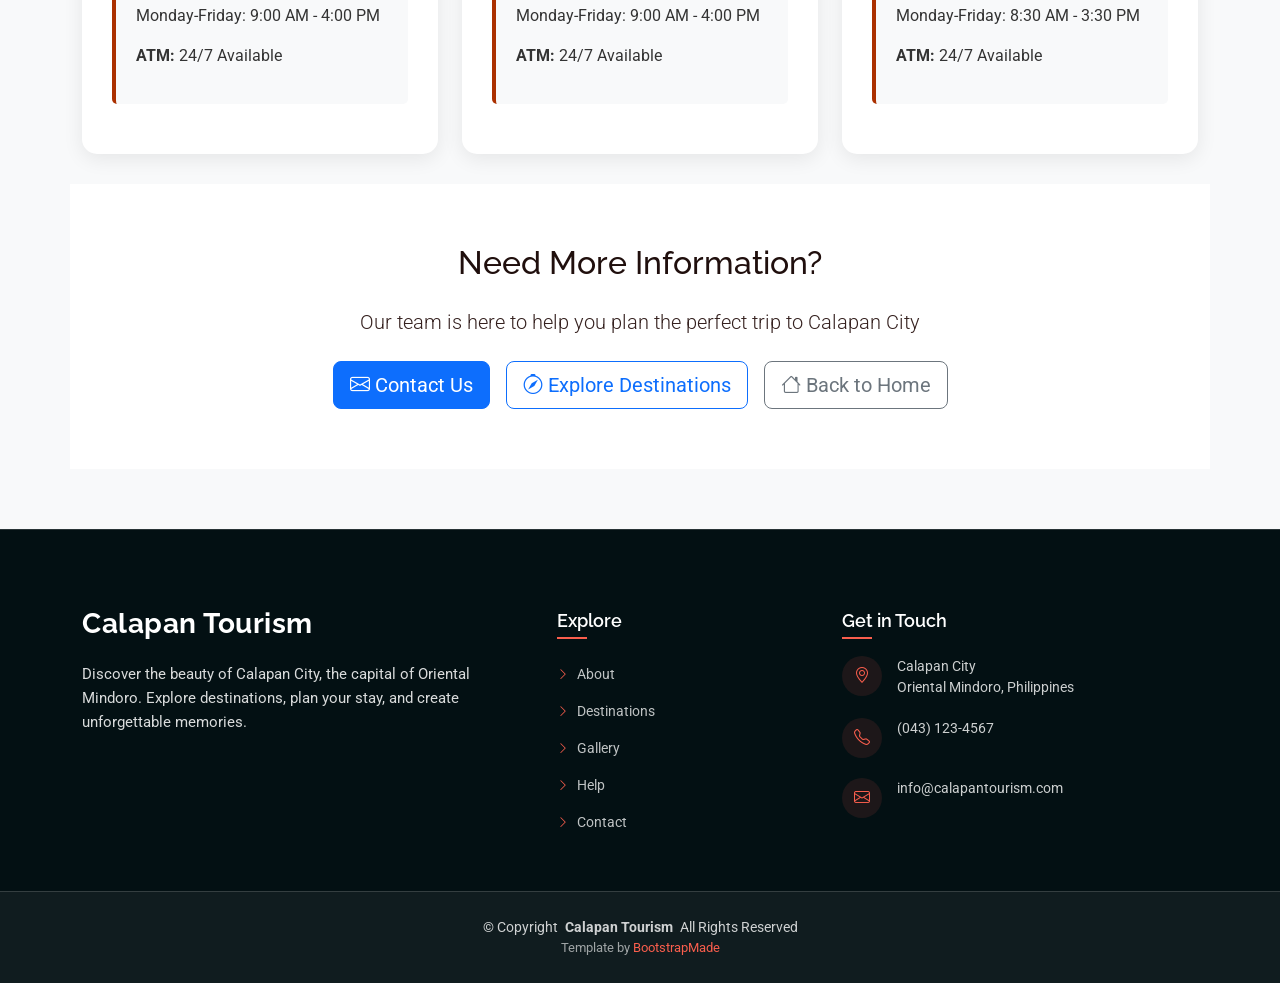
<file: blog.html>
<!DOCTYPE html>
<html lang="en">
<head>
  <meta charset="utf-8">
  <meta content="width=device-width, initial-scale=1.0" name="viewport">
  <title>Essential Tourist Guide - Calapan Tourism</title>
  <link href="assets/img/favicon.png" rel="icon">
  <link href="assets/img/apple-touch-icon.png" rel="apple-touch-icon">
  <link href="https://fonts.googleapis.com" rel="preconnect"><link href="https://fonts.gstatic.com" rel="preconnect" crossorigin><link href="https://fonts.googleapis.com/css2?family=Roboto:wght@300;400;500;700&family=Poppins:wght@300;400;500;600;700&family=Raleway:wght@300;400;500;600;700&display=swap" rel="stylesheet">
  <link href="assets/vendor/bootstrap/css/bootstrap.min.css" rel="stylesheet">
  <link href="assets/vendor/bootstrap-icons/bootstrap-icons.css" rel="stylesheet">
  <link href="assets/vendor/swiper/swiper-bundle.min.css" rel="stylesheet">
  <link href="assets/vendor/glightbox/css/glightbox.min.css" rel="stylesheet">
  <link href="assets/css/main.css" rel="stylesheet">
  <script src="assets/js/app.js"></script>
  <script src="assets/js/data.js"></script>
  <style>
    .guide-section {
      padding: 60px 0;
    }
    .guide-card {
      background: white;
      border-radius: 15px;
      padding: 30px;
      margin-bottom: 30px;
      box-shadow: 0 5px 20px rgba(0,0,0,0.08);
      transition: transform 0.3s, box-shadow 0.3s;
      color: #333;
    }
    .guide-card:hover {
      transform: translateY(-5px);
      box-shadow: 0 8px 30px rgba(0,0,0,0.12);
    }
    .guide-card h4, .guide-card h5, .guide-card p, .guide-card ul, .guide-card li {
      color: #333;
    }
    .guide-icon {
      width: 70px;
      height: 70px;
      background: linear-gradient(135deg, #ab3000ff 0%, #981d05ff 100%);
      border-radius: 50%;
      display: flex;
      align-items: center;
      justify-content: center;
      margin-bottom: 20px;
    }
    .guide-icon i {
      font-size: 32px;
      color: #333;
    }
    .location-item {
      padding: 20px;
      border-left: 4px solid #ab3000ff;
      margin-bottom: 20px;
      background: #f8f9fa;
      border-radius: 5px;
    }
    .location-item h5 {
      color: #333;
      margin-bottom: 10px;
    }
    .info-badge {
      display: inline-block;
      padding: 5px 12px;
      background: #e8eaf6;
      color: #ab3000ff;
      border-radius: 15px;
      font-size: 0.85rem;
      margin: 3px;
      
    }
    .distance-badge {
      background: #fff3cd;
      color: #856404;
    }
    .rate-table {
      width: 100%;
      margin-top: 15px;
    }
    .rate-table th {
      background: #ab3000ff;
      color: white;
      padding: 12px;
    }
    .rate-table td {
      padding: 10px;
      border-bottom: 1px solid #dee2e6;
    }
    .warning-box {
      background: #fff3cd;
      border-left: 4px solid #ffc107;
      padding: 15px;
      margin: 20px 0;
      border-radius: 5px;
    }
    .category-header {
      background: linear-gradient(135deg, #ab3000ff 0%, #981d05ff 100%);
      color: white;
      padding: 20px;
      border-radius: 10px;
      margin-bottom: 30px;
    }
  </style>
</head>
<body class="index-page">


    <header id="header" class="header d-flex align-items-center fixed-top">
    <div class="container-fluid container-xl position-relative d-flex align-items-center justify-content-between">
      <a href="index.html" class="logo d-flex align-items-center">
        <h1 class="sitename">Calapan Tourism</h1>
      </a>
      <nav id="navmenu" class="navmenu">
        <ul>
        <li><a href="index.html" class="">Home</a></li>
        <li><a href="about.html" class="">About</a></li>
        <li><a href="destinations.html" class="">Destinations</a></li>
        <li><a href="gallery.html" class="">Gallery</a></li>
        <li><a href="blog.html" class="active">Help</a></li>
        <li><a href="contact.html" class="">Contact</a></li>
          <li id="nav-auth"></li>
        </ul>
        <i class="mobile-nav-toggle d-xl-none bi bi-list"></i>
      </nav>
    </div>
  </header>
  <script>CT.renderNav();</script>
  <style>
    .btn-login, .btn-register { padding: 8px 20px; font-weight: 600; }
    .btn-login { color: #667eea; }
    .btn-register { color: white; border: none; }
    .navmenu a.active { color: #ff2a00ff; font-weight: 700; border-bottom: 2px solid #ff2a00ff; }
  </style>


  <main class="main">

    <!-- Page Title -->
    <div class="page-title dark-background" style="background-image: url(assets/img/travel/help.jpg);">
      <div class="container position-relative">
        <h1>Essential Tourist Guide</h1>
        <p>Everything you need to know for a safe and convenient stay in Calapan City</p>
        <nav class="breadcrumbs">
          <ol>
            <li><a href="index.html">Home</a></li>
            <li class="current">Essential Guide</li>
          </ol>
        </nav>
      </div>
    </div><!-- End Page Title -->

    <!-- Transportation Rates Section -->
    <section class="guide-section">
      <div class="container">
        <div class="category-header">
          <div class="col-md-6">
            <div class="guide-card">
              <div class="location-item">
                <h5>Landbank Calapan</h5>
                <p><i class="bi bi-geo-alt-fill text-danger"></i> Masipit, Calapan City</p>
                <span class="info-badge distance-badge">
                  <i class="bi bi-compass"></i> 3.1 km from Pier
                </span>
                <p class="mt-3"><strong>Banking Hours:</strong><br>
                Monday-Friday: 9:00 AM - 3:00 PM</p>
                <p><strong>ATM:</strong> 24/7 Available</p>
              </div>
            </div>
          </div>

          <div class="col-md-6">
            <div class="guide-card">
              <div class="location-item">
                <h5>PNB Calapan Branch</h5>
                <p><i class="bi bi-geo-alt-fill text-danger"></i> JP Rizal St, Calapan City</p>
                <span class="info-badge distance-badge">
                  <i class="bi bi-compass"></i> 2.8 km from Pier
                </span>
                <p class="mt-3"><strong>Banking Hours:</strong><br>
                Monday-Friday: 9:00 AM - 4:00 PM</p>
                <p><strong>ATM:</strong> 24/7 Available</p>
              </div>
            </div>
          </div>

          <div class="col-md-6">
            <div class="guide-card">
              <div class="location-item">
                <h5>Unionbank Calapan</h5>
                <p><i class="bi bi-geo-alt-fill text-danger"></i> Vista Mall, JP Rizal St</p>
                <span class="info-badge distance-badge">
                  <i class="bi bi-compass"></i> 2.5 km from Pier
                </span>
                <p class="mt-3"><strong>Banking Hours:</strong><br>
                Monday-Friday: 9:00 AM - 4:00 PM</p>
                <p><strong>ATM:</strong> 24/7 Available</p>
              </div>
            </div>
          </div>

          <div class="col-lg-12">
            <div class="guide-card">
              <h4>Money Exchange & Remittance Centers</h4>
              <div class="row">
                <div class="col-md-6">
                  <div class="location-item">
                    <h5>Western Union - Vista Mall</h5>
                    <p><i class="bi bi-geo-alt-fill text-danger"></i> Vista Mall Ground Floor</p>
                    <p class="mt-2"><strong>Hours:</strong> 10:00 AM - 8:00 PM Daily</p>
                    <p><strong>Services:</strong> Money Transfer, Bills Payment</p>
                  </div>
                </div>
                <div class="col-md-6">
                  <div class="location-item">
                    <h5>Palawan Pawnshop</h5>
                    <p><i class="bi bi-geo-alt-fill text-danger"></i> Multiple branches in City Proper</p>
                    <p class="mt-2"><strong>Hours:</strong> 8:00 AM - 6:00 PM</p>
                    <p><strong>Services:</strong> Money Transfer, Remittance, Bills Payment</p>
                  </div>
                </div>
              </div>

              <div class="warning-box mt-3">
                <i class="bi bi-info-circle"></i>
                <strong>Cash Tips:</strong> Most establishments accept cash only. ATMs may have withdrawal limits (₱10,000-₱20,000 per transaction). It's advisable to withdraw during banking hours in case of card issues.
              </div>
            </div>
          </div>
        </div>
      </div>
    </section>

    <!-- Quick Reference Map Section -->
    <section class="guide-section">
      <div class="container">
        <div class="category-header">
          <div class="d-flex align-items-center">
            <div class="guide-icon me-3" style="background: white;">
              <i class="bi bi-map" style="color: #667eea;"></i>
            </div>
            <div>
              <h2 class="mb-0">Distance Reference from Calapan Pier</h2>
              <p class="mb-0">Quick guide to help you plan your travels</p>
            </div>
          </div>
        </div>

        <div class="row">
          <div class="col-lg-12">
            <div class="guide-card">
              <h4>Complete Distance Guide</h4>
              <table class="table table-hover">
                <thead class="table-light">
                  <tr>
                    <th>Destination</th>
                    <th>Distance from Pier</th>
                    <th>Travel Time (Tricycle)</th>
                    <th>Estimated Fare</th>
                  </tr>
                </thead>
                <tbody>
                  <tr>
                    <td><strong>Vista Mall</strong></td>
                    <td>2.5 km</td>
                    <td>5-7 minutes</td>
                    <td>₱50-80</td>
                  </tr>
                  <tr>
                    <td><strong>Santo Niño Cathedral</strong></td>
                    <td>2.8 km</td>
                    <td>6-8 minutes</td>
                    <td>₱60-90</td>
                  </tr>
                  <tr>
                    <td><strong>Calapan Public Market</strong></td>
                    <td>2.2 km</td>
                    <td>4-6 minutes</td>
                    <td>₱50-70</td>
                  </tr>
                  <tr>
                    <td><strong>Oriental Mindoro Provincial Hospital</strong></td>
                    <td>3.5 km</td>
                    <td>8-10 minutes</td>
                    <td>₱80-100</td>
                  </tr>
                  <tr>
                    <td><strong>Calapan City Police Station</strong></td>
                    <td>3.0 km</td>
                    <td>7-9 minutes</td>
                    <td>₱70-90</td>
                  </tr>
                  <tr>
                    <td><strong>INC Central Chapel - Masipit</strong></td>
                    <td>3.2 km</td>
                    <td>7-9 minutes</td>
                    <td>₱70-90</td>
                  </tr>
                  <tr>
                    <td><strong>City Proper / Downtown Area</strong></td>
                    <td>2.3 km</td>
                    <td>5-7 minutes</td>
                    <td>₱50-80</td>
                  </tr>
                  <tr>
                    <td><strong>BDO/BPI/Metrobank Branches</strong></td>
                    <td>2.5-2.8 km</td>
                    <td>5-7 minutes</td>
                    <td>₱50-80</td>
                  </tr>
                  <tr>
                    <td><strong>Unitop Mall</strong></td>
                    <td>2.8 km</td>
                    <td>6-8 minutes</td>
                    <td>₱60-90</td>
                  </tr>
                  <tr>
                    <td><strong>City Hall</strong></td>
                    <td>2.4 km</td>
                    <td>5-7 minutes</td>
                    <td>₱50-80</td>
                  </tr>
                </tbody>
              </table>

              <div class="alert alert-info mt-4">
                <i class="bi bi-lightbulb"></i>
                <strong>Pro Tip:</strong> Most essential services (banks, malls, churches, hospitals) are within 2-4 km of the pier. You can negotiate a "special trip" rate with tricycle drivers for multiple stops. Typical special trip for city tour: ₱300-500 for 2-3 hours.
              </div>
            </div>
          </div>
        </div>
      </div>
    </section>

    <!-- Additional Tips Section -->
    <section class="guide-section" style="background: #f8f9fa;">
      <div class="container">
        <div class="category-header">
          <div class="d-flex align-items-center">
            <div class="guide-icon me-3" style="background: white;">
              <i class="bi bi-star" style="color: #e41616ff;"></i>
            </div>
            <div>
              <h2 class="mb-0">Essential Tourist Tips</h2>
              <p class="mb-0">Make the most of your stay in Calapan</p>
            </div>
          </div>
        </div>

        <div class="row">
          <div class="col-lg-6">
            <div class="guide-card">
              <h4><i class="bi bi-clock-history text-primary"></i> Best Times to Visit</h4>
              <ul>
                <li><strong>Dry Season:</strong> November to May (Best weather)</li>
                <li><strong>Peak Tourist Season:</strong> December to April</li>
                <li><strong>Rainy Season:</strong> June to October (Fewer tourists, lower rates)</li>
                <li><strong>Local Festivals:</strong> January (Feast of Santo Niño)</li>
              </ul>
            </div>

            <div class="guide-card">
              <h4><i class="bi bi-wifi text-primary"></i> Internet & Connectivity</h4>
              <ul>
                <li>Major telcos: Smart, Globe, DITO</li>
                <li>Vista Mall has free WiFi</li>
                <li>Most hotels/restaurants offer WiFi</li>
                <li>Mobile signal is generally good in city proper</li>
              </ul>
            </div>
          </div>

          <div class="col-lg-6">
            <div class="guide-card">
              <h4><i class="bi bi-credit-card text-primary"></i> Payment Methods</h4>
              <ul>
                <li>Cash is king - most places cash only</li>
                <li>Major malls accept credit/debit cards</li>
                <li>GCash and PayMaya widely accepted</li>
                <li>Always carry small bills (₱20, ₱50, ₱100)</li>
              </ul>
            </div>

            <div class="guide-card">
              <h4><i class="bi bi-chat-dots text-primary"></i> Local Language</h4>
              <ul>
                <li><strong>Primary:</strong> Tagalog</li>
                <li><strong>Also spoken:</strong> English (widely understood)</li>
                <li><strong>Greeting:</strong> "Mabuhay" or "Kumusta"</li>
                <li><strong>Thank you:</strong> "Salamat"</li>
                <li>Most tourist areas have English-speaking staff</li>
              </ul>
            </div>
          </div>

          <div class="col-lg-12">
            <div class="guide-card">
              <h4><i class="bi bi-exclamation-triangle text-warning"></i> Important Reminders</h4>
              <div class="row">
                <div class="col-md-4">
                  <h5>Health & Safety</h5>
                  <ul>
                    <li>Bring insect repellent</li>
                    <li>Wear sunscreen</li>
                    <li>Stay hydrated</li>
                    <li>Drink bottled water only</li>
                  </ul>
                </div>
                <div class="col-md-4">
                  <h5>Cultural Respect</h5>
                  <ul>
                    <li>Dress modestly in churches</li>
                    <li>Ask permission before taking photos</li>
                    <li>Respect local customs</li>
                    <li>Be polite and patient</li>
                  </ul>
                </div>
                <div class="col-md-4">
                  <h5>Travel Smart</h5>
                  <ul>
                    <li>Book accommodations in advance</li>
                    <li>Keep copies of documents</li>
                    <li>Register with your embassy if long stay</li>
                    <li>Get travel insurance</li>
                  </ul>
                </div>
              </div>
            </div>
          </div>
        </div>
      </div>
    </section>

            <div class="guide-icon me-3" style="background: white;">
              <i class="bi bi-bus-front" style="color: #667eea;"></i>
            </div>
            <div>
              <h2 class="mb-0">Transportation & Rates</h2>
              <p class="mb-0">Current rates to help you budget and avoid overcharging</p>
            </div>
          </div>
        </div>

        <div class="row">
          <div class="col-lg-12">
            <div class="guide-card">
              <h4><i class="bi bi-cash-coin text-primary"></i> Standard Transportation Rates (2024-2025)</h4>
              
              <div class="warning-box">
                <i class="bi bi-exclamation-triangle"></i>
                <strong>Important:</strong> These are the standard rates approved by local authorities. Always confirm the fare before boarding to avoid misunderstandings.
              </div>

              <table class="rate-table table table-bordered">
                <thead>
                  <tr>
                    <th>Vehicle Type</th>
                    <th>Base Fare</th>
                    <th>Additional Rate</th>
                    <th>Notes</th>
                  </tr>
                </thead>
                <tbody>
                  <tr>
                    <td><strong>Tricycle</strong></td>
                    <td>₱15.00</td>
                    <td>₱2.00 per km after first 2km</td>
                    <td>Maximum 4 passengers. Special trip: ₱80-150 depending on distance</td>
                  </tr>
                  <tr>
                    <td><strong>Jeepney</strong></td>
                    <td>₱13.00</td>
                    <td>₱1.50 per km</td>
                    <td>Within city proper. Student/Senior discount available</td>
                  </tr>
                  <tr>
                    <td><strong>Mini Bus</strong></td>
                    <td>₱15.00 - ₱25.00</td>
                    <td>Depends on route</td>
                    <td>For longer routes to nearby municipalities</td>
                  </tr>
                  <tr>
                    <td><strong>Tricycle (Pier to City)</strong></td>
                    <td>₱100.00 - ₱150.00</td>
                    <td>Special trip rate</td>
                    <td>Negotiable for groups. Shared ride: ₱30-50 per person</td>
                  </tr>
                  <tr>
                    <td><strong>Habal-habal (Motorcycle)</strong></td>
                    <td>₱20.00 - ₱50.00</td>
                    <td>Depends on distance</td>
                    <td>For hard-to-reach areas only. Maximum 2 passengers</td>
                  </tr>
                </tbody>
              </table>

              <div class="mt-4">
                <h5>Transportation Tips:</h5>
                <ul>
                  <li>Always ask for the meter or agree on the fare before starting your trip</li>
                  <li>Keep small bills (₱20, ₱50, ₱100) for easier transactions</li>
                  <li>During peak hours (7-9 AM, 5-7 PM), fares may be higher</li>
                  <li>Rainy weather may result in slightly higher rates</li>
                  <li>Book through ride-hailing apps when available for transparent pricing</li>
                </ul>
              </div>
            </div>
          </div>
        </div>
      </div>
    </section>

    <!-- Churches Section -->
    <section class="guide-section" style="background: #f8f9fa;">
      <div class="container">
        <div class="category-header">
          <div class="d-flex align-items-center">
            <div class="guide-icon me-3" style="background: white;">
              <i class="bi bi-building" style="color: #667eea;"></i>
            </div>
            <div>
              <h2 class="mb-0">Places of Worship</h2>
              <p class="mb-0">Churches and chapels in Calapan City</p>
            </div>
          </div>
        </div>

        <div class="row">
          <div class="col-lg-6">
            <div class="guide-card">
              <h4>Iglesia Ni Cristo Chapels</h4>
              
              <div class="location-item">
                <h5>INC Central Chapel - Calapan</h5>
                <p><i class="bi bi-geo-alt-fill text-danger"></i> Masipit, Calapan City</p>
                <span class="info-badge distance-badge">
                  <i class="bi bi-compass"></i> 3.2 km from Pier
                </span>
                <span class="info-badge">
                  <i class="bi bi-clock"></i> 5-7 mins by tricycle
                </span>
                <p class="mt-2"><strong>Worship Schedule:</strong></p>
                <ul class="mb-0">
                  <li>Thursday: 6:00 PM</li>
                  <li>Sunday: 9:00 AM & 3:00 PM</li>
                </ul>
              </div>

              <div class="location-item">
                <h5>INC Locale - San Antonio</h5>
                <p><i class="bi bi-geo-alt-fill text-danger"></i> San Antonio, Calapan City</p>
                <span class="info-badge distance-badge">
                  <i class="bi bi-compass"></i> 4.8 km from Pier
                </span>
                <span class="info-badge">
                  <i class="bi bi-clock"></i> 10-12 mins by tricycle
                </span>
              </div>

              <div class="location-item">
                <h5>INC Locale - Puting Buhangin</h5>
                <p><i class="bi bi-geo-alt-fill text-danger"></i> Puting Buhangin, Calapan City</p>
                <span class="info-badge distance-badge">
                  <i class="bi bi-compass"></i> 2.5 km from Pier
                </span>
                <span class="info-badge">
                  <i class="bi bi-clock"></i> 5-8 mins by tricycle
                </span>
              </div>
            </div>
          </div>

          <div class="col-lg-6">
            <div class="guide-card">
              <h4>Catholic Churches</h4>
              
              <div class="location-item">
                <h5>Santo Niño Cathedral (Calapan Cathedral)</h5>
                <p><i class="bi bi-geo-alt-fill text-danger"></i> JP Rizal St, Calapan City</p>
                <span class="info-badge distance-badge">
                  <i class="bi bi-compass"></i> 2.8 km from Pier
                </span>
                <span class="info-badge">
                  <i class="bi bi-clock"></i> 6-8 mins by tricycle
                </span>
                <p class="mt-2"><strong>Mass Schedule:</strong></p>
                <ul class="mb-0">
                  <li>Weekdays: 5:30 AM & 6:00 PM</li>
                  <li>Saturday: 5:30 AM, 6:00 PM</li>
                  <li>Sunday: 5:00 AM, 7:00 AM, 9:00 AM, 4:00 PM, 6:00 PM</li>
                </ul>
              </div>

              <div class="location-item">
                <h5>San Vicente Ferrer Parish</h5>
                <p><i class="bi bi-geo-alt-fill text-danger"></i> Comunal, Calapan City</p>
                <span class="info-badge distance-badge">
                  <i class="bi bi-compass"></i> 5.2 km from Pier
                </span>
                <span class="info-badge">
                  <i class="bi bi-clock"></i> 12-15 mins by tricycle
                </span>
              </div>
            </div>
          </div>
        </div>
      </div>
    </section>

    <!-- Shopping Centers Section -->
    <section class="guide-section">
      <div class="container">
        <div class="category-header">
          <div class="d-flex align-items-center">
            <div class="guide-icon me-3" style="background: white;">
              <i class="bi bi-bag-fill" style="color: #667eea;"></i>
            </div>
            <div>
              <h2 class="mb-0">Shopping Centers & Malls</h2>
              <p class="mb-0">Where to shop and dine in Calapan</p>
            </div>
          </div>
        </div>

        <div class="row">
          <div class="col-lg-4">
            <div class="guide-card">
              <div class="location-item">
                <h5>Vista Mall Calapan</h5>
                <p><i class="bi bi-geo-alt-fill text-danger"></i> J.P. Rizal St, Calapan City</p>
                <span class="info-badge distance-badge">
                  <i class="bi bi-compass"></i> 2.5 km from Pier
                </span>
                <span class="info-badge">
                  <i class="bi bi-clock"></i> 5-7 mins by tricycle
                </span>
                <p class="mt-3"><strong>Operating Hours:</strong><br>
                10:00 AM - 9:00 PM Daily</p>
                <p><strong>Features:</strong></p>
                <ul>
                  <li>Department Store</li>
                  <li>Supermarket</li>
                  <li>Food Court</li>
                  <li>Restaurants</li>
                  <li>Cinema</li>
                  <li>ATM Centers</li>
                </ul>
                <p class="text-muted small">
                  <i class="bi bi-info-circle"></i> The largest and most complete mall in Calapan
                </p>
              </div>
            </div>
          </div>

          <div class="col-lg-4">
            <div class="guide-card">
              <div class="location-item">
                <h5>Unitop Mall Calapan</h5>
                <p><i class="bi bi-geo-alt-fill text-danger"></i> JP Rizal St, Calapan City</p>
                <span class="info-badge distance-badge">
                  <i class="bi bi-compass"></i> 2.8 km from Pier
                </span>
                <span class="info-badge">
                  <i class="bi bi-clock"></i> 6-8 mins by tricycle
                </span>
                <p class="mt-3"><strong>Operating Hours:</strong><br>
                9:00 AM - 8:00 PM Daily</p>
                <p><strong>Features:</strong></p>
                <ul>
                  <li>Grocery Store</li>
                  <li>Clothing Shops</li>
                  <li>Electronics</li>
                  <li>Fast Food</li>
                  <li>Hardware Section</li>
                </ul>
              </div>
            </div>
          </div>

          <div class="col-lg-4">
            <div class="guide-card">
              <div class="location-item">
                <h5>Calapan Public Market</h5>
                <p><i class="bi bi-geo-alt-fill text-danger"></i> Market St, Calapan City</p>
                <span class="info-badge distance-badge">
                  <i class="bi bi-compass"></i> 2.2 km from Pier
                </span>
                <span class="info-badge">
                  <i class="bi bi-clock"></i> 4-6 mins by tricycle
                </span>
                <p class="mt-3"><strong>Operating Hours:</strong><br>
                5:00 AM - 6:00 PM Daily</p>
                <p><strong>Best for:</strong></p>
                <ul>
                  <li>Fresh Produce</li>
                  <li>Local Delicacies</li>
                  <li>Affordable Goods</li>
                  <li>Pasalubong Items</li>
                </ul>
              </div>
            </div>
          </div>
        </div>
      </div>
    </section>

    <!-- Medical Facilities Section -->
    <section class="guide-section" style="background: #f8f9fa;">
      <div class="container">
        <div class="category-header">
          <div class="d-flex align-items-center">
            <div class="guide-icon me-3" style="background: white;">
              <i class="bi bi-hospital" style="color: #667eea;"></i>
            </div>
            <div>
              <h2 class="mb-0">Medical Facilities</h2>
              <p class="mb-0">Hospitals and clinics for emergency and medical needs</p>
            </div>
          </div>
        </div>

        <div class="row">
          <div class="col-lg-6">
            <div class="guide-card">
              <div class="location-item">
                <h5>Oriental Mindoro Provincial Hospital</h5>
                <p><i class="bi bi-geo-alt-fill text-danger"></i> Masipit, Calapan City</p>
                <span class="info-badge distance-badge">
                  <i class="bi bi-compass"></i> 3.5 km from Pier
                </span>
                <span class="info-badge">
                  <i class="bi bi-clock"></i> 8-10 mins by tricycle
                </span>
                <p class="mt-3">
                  <i class="bi bi-telephone-fill text-primary"></i> <strong>Emergency:</strong> (043) 441-1683
                </p>
                <p><strong>Services:</strong></p>
                <ul>
                  <li>24/7 Emergency Room</li>
                  <li>Surgery</li>
                  <li>Laboratory</li>
                  <li>Pharmacy</li>
                  <li>X-ray & Ultrasound</li>
                </ul>
                <span class="info-badge">Main Government Hospital</span>
              </div>
            </div>
          </div>

          <div class="col-lg-6">
            <div class="guide-card">
              <div class="location-item">
                <h5>St. Luke's Hospital Calapan</h5>
                <p><i class="bi bi-geo-alt-fill text-danger"></i> JP Rizal St, Calapan City</p>
                <span class="info-badge distance-badge">
                  <i class="bi bi-compass"></i> 2.6 km from Pier
                </span>
                <span class="info-badge">
                  <i class="bi bi-clock"></i> 5-7 mins by tricycle
                </span>
                <p class="mt-3">
                  <i class="bi bi-telephone-fill text-primary"></i> <strong>Contact:</strong> (043) 441-2345
                </p>
                <p><strong>Services:</strong></p>
                <ul>
                  <li>Emergency Care</li>
                  <li>Out-Patient Services</li>
                  <li>Laboratory</li>
                  <li>Pharmacy</li>
                </ul>
                <span class="info-badge">Private Hospital</span>
              </div>
            </div>
          </div>

          <div class="col-lg-6">
            <div class="guide-card">
              <div class="location-item">
                <h5>Calapan City Health Center</h5>
                <p><i class="bi bi-geo-alt-fill text-danger"></i> City Hall Compound, Calapan City</p>
                <span class="info-badge distance-badge">
                  <i class="bi bi-compass"></i> 2.4 km from Pier
                </span>
                <span class="info-badge">
                  <i class="bi bi-clock"></i> 5-7 mins by tricycle
                </span>
                <p class="mt-3">
                  <strong>Operating Hours:</strong> Monday-Friday, 8:00 AM - 5:00 PM
                </p>
                <p><strong>Services:</strong></p>
                <ul>
                  <li>Basic Medical Consultation</li>
                  <li>Vaccinations</li>
                  <li>First Aid</li>
                </ul>
              </div>
            </div>
          </div>

          <div class="col-lg-6">
            <div class="guide-card">
              <h4>Emergency Numbers</h4>
              <div class="location-item">
                <h5><i class="bi bi-telephone-fill text-danger"></i> Important Hotlines</h5>
                <table class="table table-sm">
                  <tr>
                    <td><strong>Emergency (Provincial)</strong></td>
                    <td>911</td>
                  </tr>
                  <tr>
                    <td><strong>Provincial Hospital</strong></td>
                    <td>(043) 441-1683</td>
                  </tr>
                  <tr>
                    <td><strong>Red Cross Calapan</strong></td>
                    <td>(043) 441-3456</td>
                  </tr>
                  <tr>
                    <td><strong>City Disaster Office</strong></td>
                    <td>(043) 441-7890</td>
                  </tr>
                </table>
              </div>
            </div>
          </div>
        </div>
      </div>
    </section>

    <!-- Police & Security Section -->
    <section class="guide-section">
      <div class="container">
        <div class="category-header">
          <div class="d-flex align-items-center">
            <div class="guide-icon me-3" style="background: white;">
              <i class="bi bi-shield-check" style="color: #667eea;"></i>
            </div>
            <div>
              <h2 class="mb-0">Police Stations & Security</h2>
              <p class="mb-0">Law enforcement and emergency assistance</p>
            </div>
          </div>
        </div>

        <div class="row">
          <div class="col-lg-6">
            <div class="guide-card">
              <div class="location-item">
                <h5>Calapan City Police Station (Main)</h5>
                <p><i class="bi bi-geo-alt-fill text-danger"></i> Masipit, Calapan City</p>
                <span class="info-badge distance-badge">
                  <i class="bi bi-compass"></i> 3.0 km from Pier
                </span>
                <span class="info-badge">
                  <i class="bi bi-clock"></i> 7-9 mins by tricycle
                </span>
                <p class="mt-3">
                  <i class="bi bi-telephone-fill text-primary"></i> <strong>Emergency:</strong> 911 or (043) 441-2000
                </p>
                <p><strong>Services:</strong></p>
                <ul>
                  <li>24/7 Emergency Response</li>
                  <li>Crime Reporting</li>
                  <li>Tourist Assistance</li>
                  <li>Lost & Found</li>
                </ul>
              </div>
            </div>
          </div>

          <div class="col-lg-6">
            <div class="guide-card">
              <div class="location-item">
                <h5>Police Community Precinct - City Proper</h5>
                <p><i class="bi bi-geo-alt-fill text-danger"></i> JP Rizal St, Calapan City</p>
                <span class="info-badge distance-badge">
                  <i class="bi bi-compass"></i> 2.3 km from Pier
                </span>
                <span class="info-badge">
                  <i class="bi bi-clock"></i> 5-6 mins by tricycle
                </span>
                <p class="mt-3">
                  <i class="bi bi-telephone-fill text-primary"></i> <strong>Contact:</strong> (043) 441-2100
                </p>
              </div>
            </div>
          </div>

          <div class="col-lg-12">
            <div class="guide-card">
              <h4>Tourist Safety Tips</h4>
              <div class="row">
                <div class="col-md-6">
                  <ul>
                    <li>Always carry a copy of your ID</li>
                    <li>Keep emergency numbers saved in your phone</li>
                    <li>Be aware of your surroundings, especially at night</li>
                    <li>Use only authorized transportation</li>
                  </ul>
                </div>
                <div class="col-md-6">
                  <ul>
                    <li>Don't display expensive items publicly</li>
                    <li>Keep valuables in hotel safe</li>
                    <li>Report suspicious activities immediately</li>
                    <li>Follow local advisories and guidelines</li>
                  </ul>
                </div>
              </div>
            </div>
          </div>
        </div>
      </div>
    </section>

    <!-- Banks & ATMs Section -->
    <section class="guide-section" style="background: #f8f9fa;">
      <div class="container">
        <div class="category-header">
          <div class="d-flex align-items-center">
            <div class="guide-icon me-3" style="background: white;">
              <i class="bi bi-bank" style="color: #667eea;"></i>
            </div>
            <div>
              <h2 class="mb-0">Banks & Financial Services</h2>
              <p class="mb-0">Where to withdraw cash and access banking services</p>
            </div>
          </div>
        </div>

        <div class="row">
          <div class="col-lg-4">
            <div class="guide-card">
              <div class="location-item">
                <h5>BDO Calapan Branch</h5>
                <p><i class="bi bi-geo-alt-fill text-danger"></i> JP Rizal St, Calapan City</p>
                <span class="info-badge distance-badge">
                  <i class="bi bi-compass"></i> 2.5 km from Pier
                </span>
                <p class="mt-3"><strong>Banking Hours:</strong><br>
                Monday-Friday: 9:00 AM - 4:00 PM</p>
                <p><strong>ATM:</strong> 24/7 Available</p>
              </div>
            </div>
          </div>

          <div class="col-lg-4">
            <div class="guide-card">
              <div class="location-item">
                <h5>BPI Calapan Branch</h5>
                <p><i class="bi bi-geo-alt-fill text-danger"></i> JP Rizal St, Calapan City</p>
                <span class="info-badge distance-badge">
                  <i class="bi bi-compass"></i> 2.6 km from Pier
                </span>
                <p class="mt-3"><strong>Banking Hours:</strong><br>
                Monday-Friday: 9:00 AM - 4:00 PM</p>
                <p><strong>ATM:</strong> 24/7 Available</p>
              </div>
            </div>
          </div>

          <div class="col-lg-4">
            <div class="guide-card">
              <div class="location-item">
                <h5>Metrobank Calapan</h5>
                <p><i class="bi bi-geo-alt-fill text-danger"></i> JP Rizal St, Calapan City</p>
                <span class="info-badge distance-badge">
                  <i class="bi bi-compass"></i> 2.7 km from Pier
                </span>
                <p class="mt-3"><strong>Banking Hours:</strong><br>
                Monday-Friday: 8:30 AM - 3:30 PM</p>
                <p><strong>ATM:</strong> 24/7 Available</p>
              </div>
            </div>
          </div>

    <!-- Call to Action -->
    <section class="guide-section">
      <div class="container">
        <div class="text-center">
          <h2 class="mb-4">Need More Information?</h2>
          <p class="lead mb-4">Our team is here to help you plan the perfect trip to Calapan City</p>
          <div class="d-flex justify-content-center gap-3 flex-wrap">
            <a href="contact.html" class="btn btn-primary btn-lg">
              <i class="bi bi-envelope"></i> Contact Us
            </a>
            <a href="destinations.html" class="btn btn-outline-primary btn-lg">
              <i class="bi bi-compass"></i> Explore Destinations
            </a>
            <a href="index.html" class="btn btn-outline-secondary btn-lg">
              <i class="bi bi-house"></i> Back to Home
            </a>
          </div>
        </div>
      </div>
    </section>

  </main>

    <footer id="footer" class="footer position-relative dark-background">
    <div class="container">
      <div class="row gy-5">
        <div class="col-lg-5">
          <div class="footer-content">
            <a href="index.html" class="logo d-flex align-items-center mb-4"><span class="sitename">Calapan Tourism</span></a>
            <p class="mb-4">Discover the beauty of Calapan City, the capital of Oriental Mindoro. Explore destinations, plan your stay, and create unforgettable memories.</p>
          </div>
        </div>
        <div class="col-lg-3 col-6">
          <div class="footer-links">
            <h4>Explore</h4>
            <ul>
              <li><a href="about.html"><i class="bi bi-chevron-right"></i> About</a></li>
              <li><a href="destinations.html"><i class="bi bi-chevron-right"></i> Destinations</a></li>
              <li><a href="gallery.html"><i class="bi bi-chevron-right"></i> Gallery</a></li>
              <li><a href="blog.html"><i class="bi bi-chevron-right"></i> Help</a></li>
              <li><a href="contact.html"><i class="bi bi-chevron-right"></i> Contact</a></li>
            </ul>
          </div>
        </div>
        <div class="col-lg-4">
          <div class="footer-contact">
            <h4>Get in Touch</h4>
            <div class="contact-item"><div class="contact-icon"><i class="bi bi-geo-alt"></i></div><div class="contact-info"><p>Calapan City<br>Oriental Mindoro, Philippines</p></div></div>
            <div class="contact-item"><div class="contact-icon"><i class="bi bi-telephone"></i></div><div class="contact-info"><p>(043) 123-4567</p></div></div>
            <div class="contact-item"><div class="contact-icon"><i class="bi bi-envelope"></i></div><div class="contact-info"><p>info@calapantourism.com</p></div></div>
          </div>
        </div>
      </div>
    </div>
    <div class="footer-bottom">
      <div class="container">
        <div class="copyright text-center">
          <p>© <span>Copyright</span> <strong class="px-1 sitename">Calapan Tourism</strong> <span>All Rights Reserved</span></p>
        </div>
        <div class="credits text-center">Template by <a href="https://bootstrapmade.com/">BootstrapMade</a></div>
      </div>
    </div>
  </footer>

  <a href="#" id="scroll-top" class="scroll-top d-flex align-items-center justify-content-center"><i class="bi bi-arrow-up-short"></i></a>
  <div id="preloader"></div>

  <script src="assets/vendor/bootstrap/js/bootstrap.bundle.min.js"></script>
  <script src="assets/vendor/purecounter/purecounter_vanilla.js"></script>
  <script src="assets/vendor/swiper/swiper-bundle.min.js"></script>
  <script src="assets/vendor/glightbox/js/glightbox.min.js"></script>
  <script src="assets/vendor/imagesloaded/imagesloaded.pkgd.min.js"></script>
  <script src="assets/vendor/isotope-layout/isotope.pkgd.min.js"></script>
  <script src="assets/js/main.js"></script>



</body>
</html>
</file>
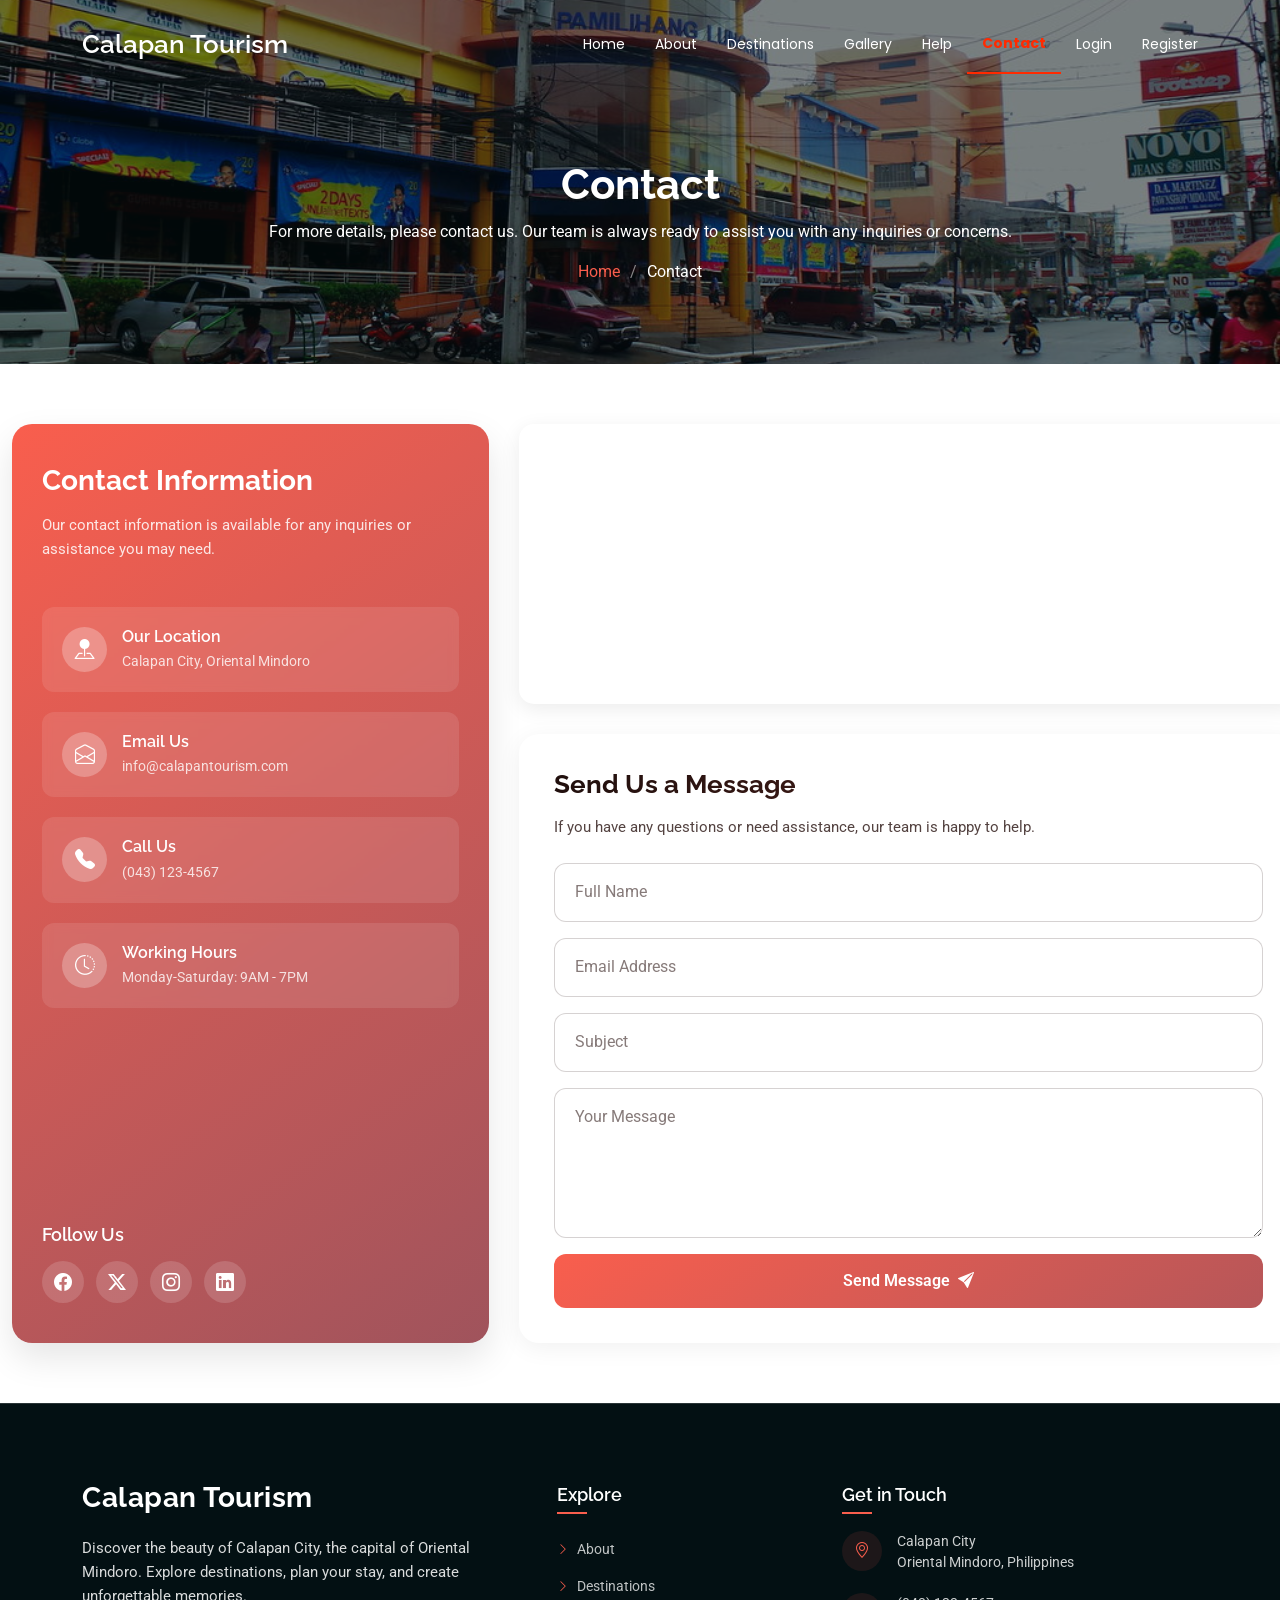
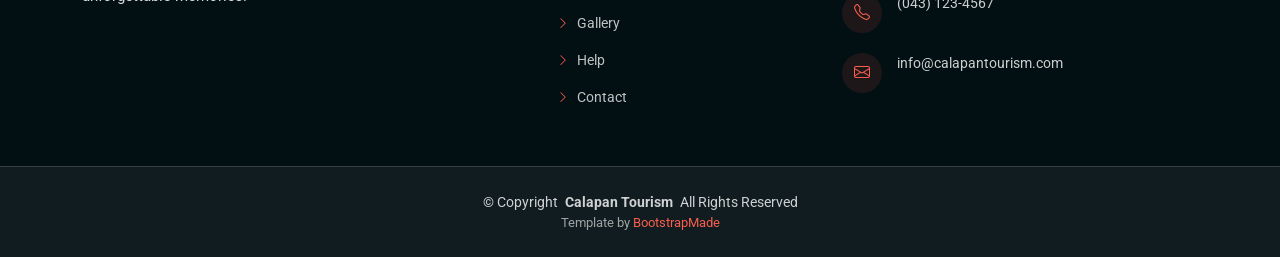
<file: contact.html>
<!DOCTYPE html>
<html lang="en">
<head>
  <meta charset="utf-8">
  <meta content="width=device-width, initial-scale=1.0" name="viewport">
  <title>Contact - Calapan Tourism</title>
  <link href="assets/img/favicon.png" rel="icon">
  <link href="assets/img/apple-touch-icon.png" rel="apple-touch-icon">
  <link href="https://fonts.googleapis.com" rel="preconnect"><link href="https://fonts.gstatic.com" rel="preconnect" crossorigin><link href="https://fonts.googleapis.com/css2?family=Roboto:wght@300;400;500;700&family=Poppins:wght@300;400;500;600;700&family=Raleway:wght@300;400;500;600;700&display=swap" rel="stylesheet">
  <link href="assets/vendor/bootstrap/css/bootstrap.min.css" rel="stylesheet">
  <link href="assets/vendor/bootstrap-icons/bootstrap-icons.css" rel="stylesheet">
  <link href="assets/vendor/swiper/swiper-bundle.min.css" rel="stylesheet">
  <link href="assets/vendor/glightbox/css/glightbox.min.css" rel="stylesheet">
  <link href="assets/css/main.css" rel="stylesheet">
  <script src="assets/js/app.js"></script>
  <script src="assets/js/data.js"></script>
  
</head>
<body class="index-page">

    <header id="header" class="header d-flex align-items-center fixed-top">
    <div class="container-fluid container-xl position-relative d-flex align-items-center justify-content-between">
      <a href="index.html" class="logo d-flex align-items-center">
        <h1 class="sitename">Calapan Tourism</h1>
      </a>
      <nav id="navmenu" class="navmenu">
        <ul>
        <li><a href="index.html" class="">Home</a></li>
        <li><a href="about.html" class="">About</a></li>
        <li><a href="destinations.html" class="">Destinations</a></li>
        <li><a href="gallery.html" class="">Gallery</a></li>
        <li><a href="blog.html" class="">Help</a></li>
        <li><a href="contact.html" class="active">Contact</a></li>
          <li id="nav-auth"></li>
        </ul>
        <i class="mobile-nav-toggle d-xl-none bi bi-list"></i>
      </nav>
    </div>
  </header>
  <script>CT.renderNav();</script>
  <style>
    .btn-login, .btn-register { padding: 8px 20px; font-weight: 600; }
    .btn-login { color: #667eea; }
    .btn-register { color: white; border: none; }
    .navmenu a.active { color: #ff2a00ff; font-weight: 700; border-bottom: 2px solid #ff2a00ff; }
  </style>


  <main class="main">
    <!-- Page Title -->
    <div class="page-title dark-background" style="background-image: url(assets/img/travel/contact.jpg)">
      <div class="container position-relative">
        <h1>Contact</h1>
        <p>For more details, please contact us. Our team is always ready to assist you with any inquiries or concerns.</p>
        <nav class="breadcrumbs">
          <ol>
            <li><a href="index.html">Home</a></li>
            <li class="current">Contact</li>
          </ol>
        </nav>
      </div>
    </div>

    <!-- Contact Section -->
    <section id="contact" class="contact section">
      <div class="container">
        <div class="contact-wrapper">
          <div class="contact-info-panel">
            <div class="contact-info-header">
              <h3>Contact Information</h3>
              <p>Our contact information is available for any inquiries or assistance you may need.</p>
            </div>

            <div class="contact-info-cards">
              <div class="info-card">
                <div class="icon-container">
                  <i class="bi bi-pin-map-fill"></i>
                </div>
                <div class="card-content">
                  <h4>Our Location</h4>
                  <p>Calapan City, Oriental Mindoro</p>
                </div>
              </div>

              <div class="info-card">
                <div class="icon-container">
                  <i class="bi bi-envelope-open"></i>
                </div>
                <div class="card-content">
                  <h4>Email Us</h4>
                  <p>info@calapantourism.com</p>
                </div>
              </div>

              <div class="info-card">
                <div class="icon-container">
                  <i class="bi bi-telephone-fill"></i>
                </div>
                <div class="card-content">
                  <h4>Call Us</h4>
                  <p>(043) 123-4567</p>
                </div>
              </div>

              <div class="info-card">
                <div class="icon-container">
                  <i class="bi bi-clock-history"></i>
                </div>
                <div class="card-content">
                  <h4>Working Hours</h4>
                  <p>Monday-Saturday: 9AM - 7PM</p>
                </div>
              </div>
            </div>

            <div class="social-links-panel">
              <h5>Follow Us</h5>
              <div class="social-icons">
                <a href="#"><i class="bi bi-facebook"></i></a>
                <a href="#"><i class="bi bi-twitter-x"></i></a>
                <a href="#"><i class="bi bi-instagram"></i></a>
                <a href="#"><i class="bi bi-linkedin"></i></a>
              </div>
            </div>
          </div>

          <div class="contact-form-panel">
            <div class="map-container">
              <iframe src="https://www.google.com/maps/embed?pb=!1m18!1m12!1m3!1d62176.89273345384!2d121.14586982167967!3d13.411667500000003!2m3!1f0!2f0!3f0!3m2!1i1024!2i768!4f13.1!3m3!1m2!1s0x33a20c6bf9999999%3A0x3030303030303030!2sCalapan%2C%20Oriental%20Mindoro!5e0!3m2!1sen!2sph!4v1234567890123!5m2!1sen!2sph" width="100%" height="100%" style="border:0;" allowfullscreen="" loading="lazy"></iframe>
            </div>

            <div class="form-container">
              <h3>Send Us a Message</h3>
              <p>If you have any questions or need assistance, our team is happy to help.</p>

              <div id="contactNote" class="alert alert-success d-none"><i class="bi bi-check-circle"></i> Binuksan na ang email app mo. Pindutin ang Send doon para maipadala ang message.</div>
                <form id="contactForm">
                <div class="form-floating mb-3">
                  <input type="text" class="form-control" id="nameInput" name="name" placeholder="Full Name" required>
                  <label for="nameInput">Full Name</label>
                </div>

                <div class="form-floating mb-3">
                  <input type="email" class="form-control" id="emailInput" name="email" placeholder="Email Address" required>
                  <label for="emailInput">Email Address</label>
                </div>

                <div class="form-floating mb-3">
                  <input type="text" class="form-control" id="subjectInput" name="subject" placeholder="Subject" required>
                  <label for="subjectInput">Subject</label>
                </div>

                <div class="form-floating mb-3">
                  <textarea class="form-control" id="messageInput" name="message" rows="5" placeholder="Your Message" style="height: 150px" required></textarea>
                  <label for="messageInput">Your Message</label>
                </div>

                <div class="d-grid">
                  <button type="submit" class="btn-submit">Send Message <i class="bi bi-send-fill ms-2"></i></button>
                </div>
              </form>
            </div>
          </div>
        </div>
      </div>
    </section>
  </main>

    <footer id="footer" class="footer position-relative dark-background">
    <div class="container">
      <div class="row gy-5">
        <div class="col-lg-5">
          <div class="footer-content">
            <a href="index.html" class="logo d-flex align-items-center mb-4"><span class="sitename">Calapan Tourism</span></a>
            <p class="mb-4">Discover the beauty of Calapan City, the capital of Oriental Mindoro. Explore destinations, plan your stay, and create unforgettable memories.</p>
          </div>
        </div>
        <div class="col-lg-3 col-6">
          <div class="footer-links">
            <h4>Explore</h4>
            <ul>
              <li><a href="about.html"><i class="bi bi-chevron-right"></i> About</a></li>
              <li><a href="destinations.html"><i class="bi bi-chevron-right"></i> Destinations</a></li>
              <li><a href="gallery.html"><i class="bi bi-chevron-right"></i> Gallery</a></li>
              <li><a href="blog.html"><i class="bi bi-chevron-right"></i> Help</a></li>
              <li><a href="contact.html"><i class="bi bi-chevron-right"></i> Contact</a></li>
            </ul>
          </div>
        </div>
        <div class="col-lg-4">
          <div class="footer-contact">
            <h4>Get in Touch</h4>
            <div class="contact-item"><div class="contact-icon"><i class="bi bi-geo-alt"></i></div><div class="contact-info"><p>Calapan City<br>Oriental Mindoro, Philippines</p></div></div>
            <div class="contact-item"><div class="contact-icon"><i class="bi bi-telephone"></i></div><div class="contact-info"><p>(043) 123-4567</p></div></div>
            <div class="contact-item"><div class="contact-icon"><i class="bi bi-envelope"></i></div><div class="contact-info"><p>info@calapantourism.com</p></div></div>
          </div>
        </div>
      </div>
    </div>
    <div class="footer-bottom">
      <div class="container">
        <div class="copyright text-center">
          <p>© <span>Copyright</span> <strong class="px-1 sitename">Calapan Tourism</strong> <span>All Rights Reserved</span></p>
        </div>
        <div class="credits text-center">Template by <a href="https://bootstrapmade.com/">BootstrapMade</a></div>
      </div>
    </div>
  </footer>

  <a href="#" id="scroll-top" class="scroll-top d-flex align-items-center justify-content-center"><i class="bi bi-arrow-up-short"></i></a>
  <div id="preloader"></div>

  <script src="assets/vendor/bootstrap/js/bootstrap.bundle.min.js"></script>
  <script src="assets/vendor/purecounter/purecounter_vanilla.js"></script>
  <script src="assets/vendor/swiper/swiper-bundle.min.js"></script>
  <script src="assets/vendor/glightbox/js/glightbox.min.js"></script>
  <script src="assets/vendor/imagesloaded/imagesloaded.pkgd.min.js"></script>
  <script src="assets/vendor/isotope-layout/isotope.pkgd.min.js"></script>
  <script src="assets/js/main.js"></script>


<script>
  document.getElementById("contactForm").addEventListener("submit", function (e) {
    e.preventDefault();
    var f = e.target;
    var body = "Name: " + f.name.value + "\nEmail: " + f.email.value + "\n\n" + f.message.value;
    location.href = "mailto:info@calapantourism.com?subject=" + encodeURIComponent(f.subject.value) + "&body=" + encodeURIComponent(body);
    document.getElementById("contactNote").classList.remove("d-none");
  });
</script>
</body>
</html>
</file>
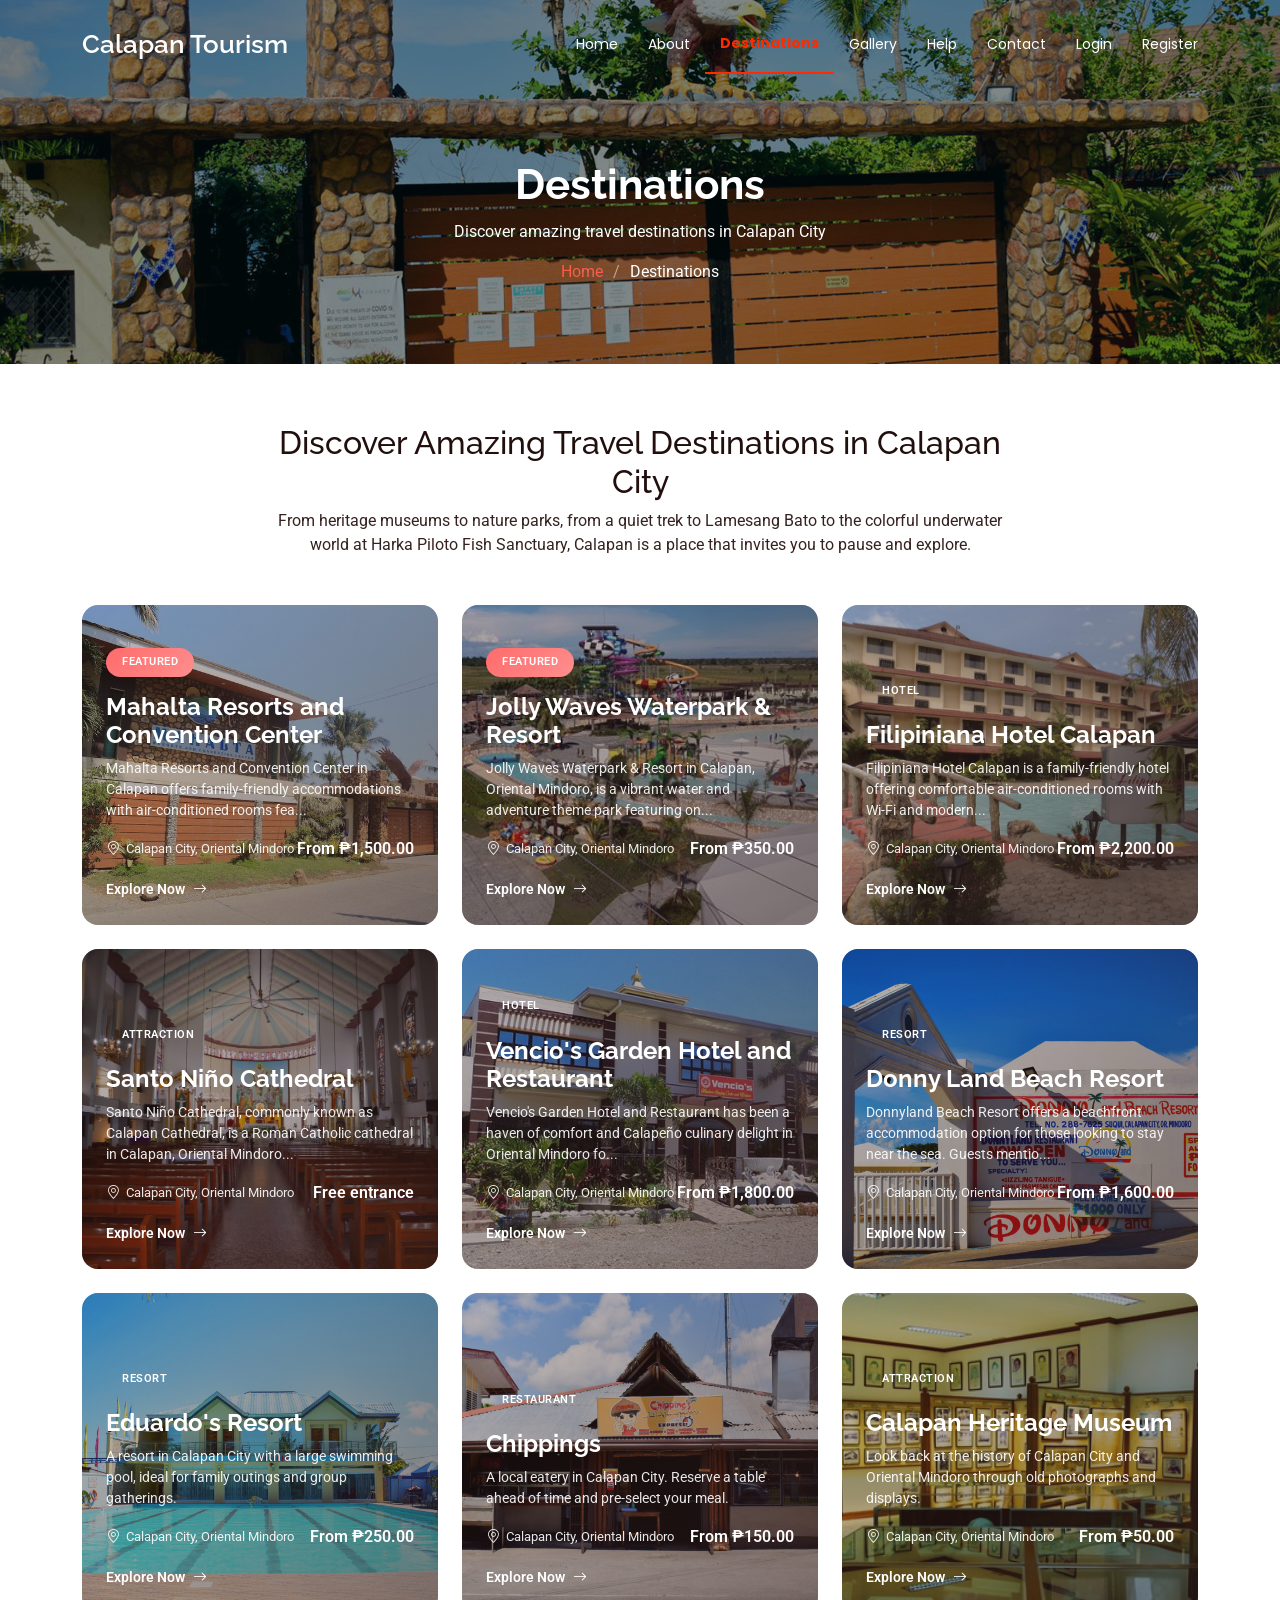
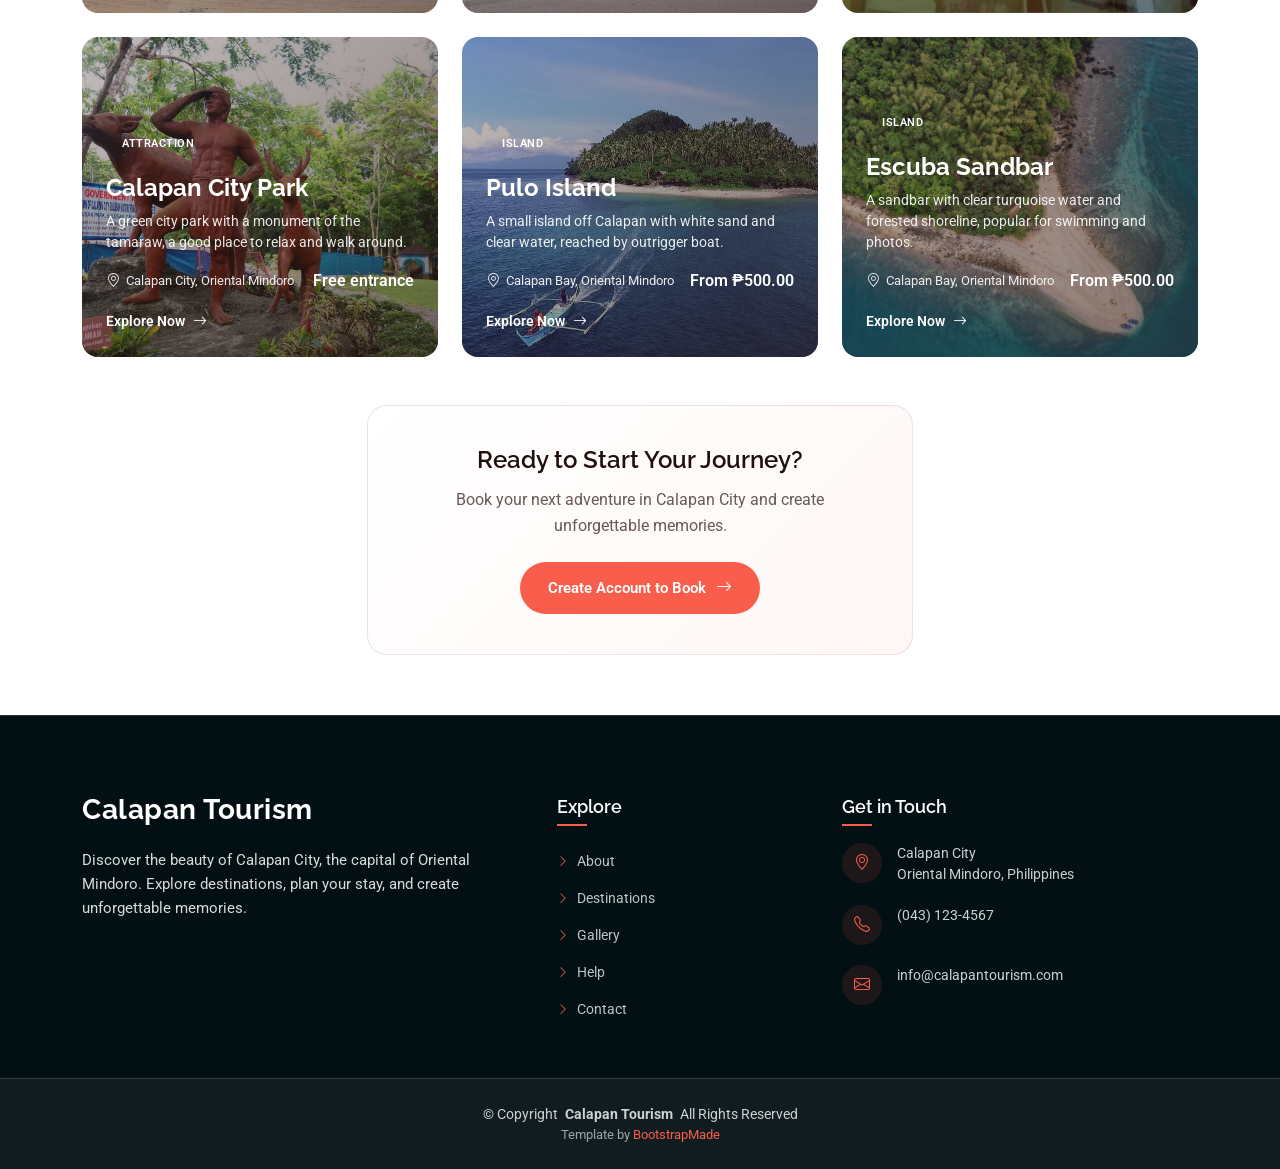
<file: destination-details.html>
<!DOCTYPE html>
<html lang="en">
<head>
  <meta charset="utf-8">
  <meta content="width=device-width, initial-scale=1.0" name="viewport">
  <title>Destination - Calapan Tourism</title>
  <link href="assets/img/favicon.png" rel="icon">
  <link href="assets/img/apple-touch-icon.png" rel="apple-touch-icon">
  <link href="https://fonts.googleapis.com" rel="preconnect"><link href="https://fonts.gstatic.com" rel="preconnect" crossorigin><link href="https://fonts.googleapis.com/css2?family=Roboto:wght@300;400;500;700&family=Poppins:wght@300;400;500;600;700&family=Raleway:wght@300;400;500;600;700&display=swap" rel="stylesheet">
  <link href="assets/vendor/bootstrap/css/bootstrap.min.css" rel="stylesheet">
  <link href="assets/vendor/bootstrap-icons/bootstrap-icons.css" rel="stylesheet">
  <link href="assets/vendor/swiper/swiper-bundle.min.css" rel="stylesheet">
  <link href="assets/vendor/glightbox/css/glightbox.min.css" rel="stylesheet">
  <link href="assets/css/main.css" rel="stylesheet">
  <script src="assets/js/app.js"></script>
  <script src="assets/js/data.js"></script>
  <style>
    .page-hero {
      background: linear-gradient(135deg, #e41616ff 0%, #980a08ff 100%);
      color: white;
      padding: 80px 0 40px;
    }
    .detail-card {
      background: white;
      border-radius: 15px;
      box-shadow: 0 5px 30px rgba(0,0,0,0.1);
      overflow: hidden;
      margin-bottom: 30px;
    }
    .hero-image {
      width: 100%;
      height: 500px;
      object-fit: cover;
    }
    .detail-content {
      padding: 40px;
    }
    .info-badge {
      display: inline-block;
      padding: 8px 16px;
      background: #f0f0f0;
      border-radius: 20px;
      margin-right: 10px;
      margin-bottom: 10px;
      font-size: 0.9rem;
    }
    .price-highlight {
      font-size: 2.5rem;
      color: #e41616ff;
      font-weight: 700;
    }
    
    /* Gallery Styles */
    .gallery-grid {
      display: grid;
      grid-template-columns: repeat(auto-fill, minmax(250px, 1fr));
      gap: 15px;
      margin: 30px 0;
    }
    .gallery-item {
      position: relative;
      overflow: hidden;
      border-radius: 10px;
      height: 200px;
      cursor: pointer;
      transition: transform 0.3s;
    }
    .gallery-item:hover {
      transform: scale(1.05);
    }
    .gallery-item img {
      width: 100%;
      height: 100%;
      object-fit: cover;
    }
    
    /* Menu Item Styles */
    .menu-category {
      margin: 40px 0;
    }
    .menu-item-card {
      border: 1px solid #e0e0e0;
      border-radius: 15px;
      overflow: hidden;
      transition: all 0.3s;
      height: 100%;
    }
    .menu-item-card:hover {
      box-shadow: 0 5px 20px rgba(0,0,0,0.1);
      transform: translateY(-5px);
    }
    .menu-item-img {
      width: 100%;
      height: 200px;
      object-fit: cover;
    }
    .menu-item-body {
      padding: 20px;
    }
    .menu-price {
      font-size: 1.5rem;
      color: #667eea;
      font-weight: 700;
    }
    .menu-checkbox {
      transform: scale(1.5);
      margin-right: 10px;
    }
    
    /* Accommodation Card Styles */
    .accom-card {
      border: 2px solid #e0e0e0;
      border-radius: 15px;
      overflow: hidden;
      margin-bottom: 30px;
      transition: all 0.3s;
    }
    .accom-card:hover {
      border-color: #667eea;
      box-shadow: 0 5px 30px rgba(102, 126, 234, 0.2);
    }
    .accom-card.selected {
      border-color: #667eea;
      background: #f8f9ff;
    }
    .accom-img {
      width: 100%;
      height: 300px;
      object-fit: cover;
    }
    .accom-details {
      padding: 25px;
    }
    .amenity-badge {
      display: inline-block;
      padding: 5px 12px;
      background: #e8eaf6;
      color: #667eea;
      border-radius: 15px;
      font-size: 0.85rem;
      margin: 3px;
    }
    
    /* Services Grid */
    .services-grid {
      display: grid;
      grid-template-columns: repeat(auto-fill, minmax(200px, 1fr));
      gap: 20px;
      margin: 30px 0;
    }
    .service-card {
      text-align: center;
      padding: 25px;
      border: 1px solid #e0e0e0;
      border-radius: 15px;
      transition: all 0.3s;
    }
    .service-card:hover {
      background: #f8f9fa;
      transform: translateY(-5px);
    }
    .service-icon {
      font-size: 3rem;
      color: #667eea;
      margin-bottom: 15px;
    }
    
    /* Booking Section */
    .booking-section {
      background: linear-gradient(135deg, #e41616ff 0%, #980a08ff 100%);
      border-radius: 15px;
      padding: 40px;
      margin-top: 50px;
      color: white;
    }
    .booking-form {
      background: white;
      padding: 30px;
      border-radius: 15px;
      margin-top: 20px;
    }
    .btn-book {
      background: linear-gradient(135deg, #e41616ff 0%, #980a08ff 100%);
      border: none;
      color: white;
      padding: 15px 40px;
      font-size: 1.1rem;
      font-weight: 600;
      border-radius: 50px;
      transition: all 0.3s;
      width: 100%;
    }
    .btn-book:hover {
      transform: translateY(-2px);
      box-shadow: 0 5px 20px rgba(102, 126, 234, 0.4);
      color: white;
    }
    
    .section-title {
      font-size: 2rem;
      font-weight: 700;
      margin: 40px 0 20px;
      color: #333;
      border-bottom: 3px solid #667eea;
      padding-bottom: 10px;
    }
    
    .sticky-booking {
      position: sticky;
      top: 20px;
    }
    
    /* Radio button for accommodations */
    .accom-radio {
      transform: scale(1.5);
      margin-right: 15px;
    }
  </style>
</head>
<body>
  <header id="header" class="header d-flex align-items-center fixed-top">
    <div class="container-fluid container-xl position-relative d-flex align-items-center justify-content-between">
      <a href="index.html" class="logo d-flex align-items-center">
        <h1 class="sitename">Calapan Tourism</h1>
      </a>
      <nav id="navmenu" class="navmenu">
        <ul>
        <li><a href="index.html" class="">Home</a></li>
        <li><a href="about.html" class="">About</a></li>
        <li><a href="destinations.html" class="active">Destinations</a></li>
        <li><a href="gallery.html" class="">Gallery</a></li>
        <li><a href="blog.html" class="">Help</a></li>
        <li><a href="contact.html" class="">Contact</a></li>
          <li id="nav-auth"></li>
        </ul>
        <i class="mobile-nav-toggle d-xl-none bi bi-list"></i>
      </nav>
    </div>
  </header>
  <script>CT.renderNav();</script>
  <style>
    .btn-login, .btn-register { padding: 8px 20px; font-weight: 600; }
    .btn-login { color: #667eea; }
    .btn-register { color: white; border: none; }
    .navmenu a.active { color: #ff2a00ff; font-weight: 700; border-bottom: 2px solid #ff2a00ff; }
  </style>

  <div class="page-hero">
    <div class="container">
      <nav aria-label="breadcrumb">
        <ol class="breadcrumb">
          <li class="breadcrumb-item"><a href="index.html" style="color: white;">Home</a></li>
          <li class="breadcrumb-item"><a href="destinations.html" style="color: white;">Destinations</a></li>
          <li class="breadcrumb-item active" style="color: white;" id="crumb-name">...</li>
        </ol>
      </nav>
    </div>
  </div>

  <div class="container my-5" id="detail-root"></div>

  <footer id="footer" class="footer position-relative dark-background">
    <div class="container">
      <div class="row gy-5">
        <div class="col-lg-5">
          <div class="footer-content">
            <a href="index.html" class="logo d-flex align-items-center mb-4"><span class="sitename">Calapan Tourism</span></a>
            <p class="mb-4">Discover the beauty of Calapan City, the capital of Oriental Mindoro. Explore destinations, plan your stay, and create unforgettable memories.</p>
          </div>
        </div>
        <div class="col-lg-3 col-6">
          <div class="footer-links">
            <h4>Explore</h4>
            <ul>
              <li><a href="about.html"><i class="bi bi-chevron-right"></i> About</a></li>
              <li><a href="destinations.html"><i class="bi bi-chevron-right"></i> Destinations</a></li>
              <li><a href="gallery.html"><i class="bi bi-chevron-right"></i> Gallery</a></li>
              <li><a href="blog.html"><i class="bi bi-chevron-right"></i> Help</a></li>
              <li><a href="contact.html"><i class="bi bi-chevron-right"></i> Contact</a></li>
            </ul>
          </div>
        </div>
        <div class="col-lg-4">
          <div class="footer-contact">
            <h4>Get in Touch</h4>
            <div class="contact-item"><div class="contact-icon"><i class="bi bi-geo-alt"></i></div><div class="contact-info"><p>Calapan City<br>Oriental Mindoro, Philippines</p></div></div>
            <div class="contact-item"><div class="contact-icon"><i class="bi bi-telephone"></i></div><div class="contact-info"><p>(043) 123-4567</p></div></div>
            <div class="contact-item"><div class="contact-icon"><i class="bi bi-envelope"></i></div><div class="contact-info"><p>info@calapantourism.com</p></div></div>
          </div>
        </div>
      </div>
    </div>
    <div class="footer-bottom">
      <div class="container">
        <div class="copyright text-center">
          <p>© <span>Copyright</span> <strong class="px-1 sitename">Calapan Tourism</strong> <span>All Rights Reserved</span></p>
        </div>
        <div class="credits text-center">Template by <a href="https://bootstrapmade.com/">BootstrapMade</a></div>
      </div>
    </div>
  </footer>

  <a href="#" id="scroll-top" class="scroll-top d-flex align-items-center justify-content-center"><i class="bi bi-arrow-up-short"></i></a>
  <div id="preloader"></div>

  <script src="assets/vendor/bootstrap/js/bootstrap.bundle.min.js"></script>
  <script src="assets/vendor/purecounter/purecounter_vanilla.js"></script>
  <script src="assets/vendor/swiper/swiper-bundle.min.js"></script>
  <script src="assets/vendor/glightbox/js/glightbox.min.js"></script>
  <script src="assets/vendor/imagesloaded/imagesloaded.pkgd.min.js"></script>
  <script src="assets/vendor/isotope-layout/isotope.pkgd.min.js"></script>
  <script src="assets/js/main.js"></script>
  <script src="assets/js/details.js"></script>
</body>
</html>
</file>
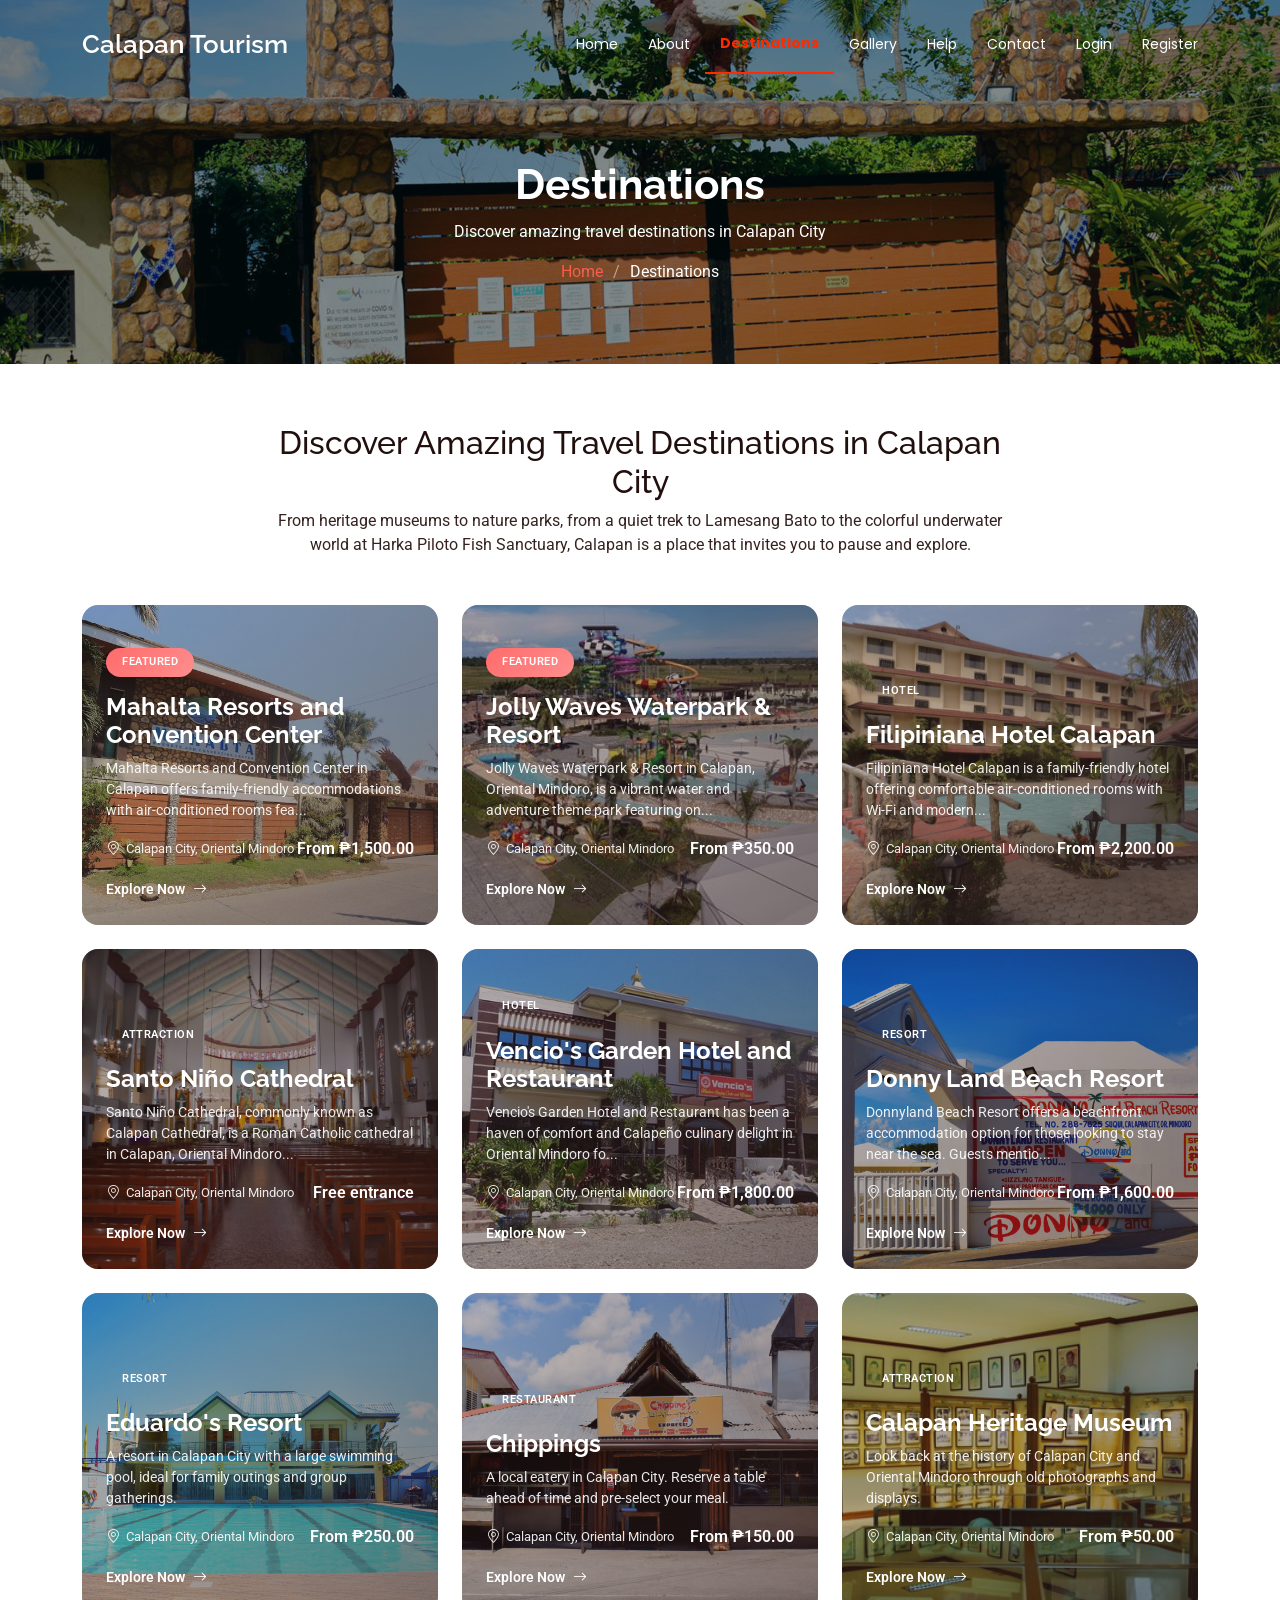
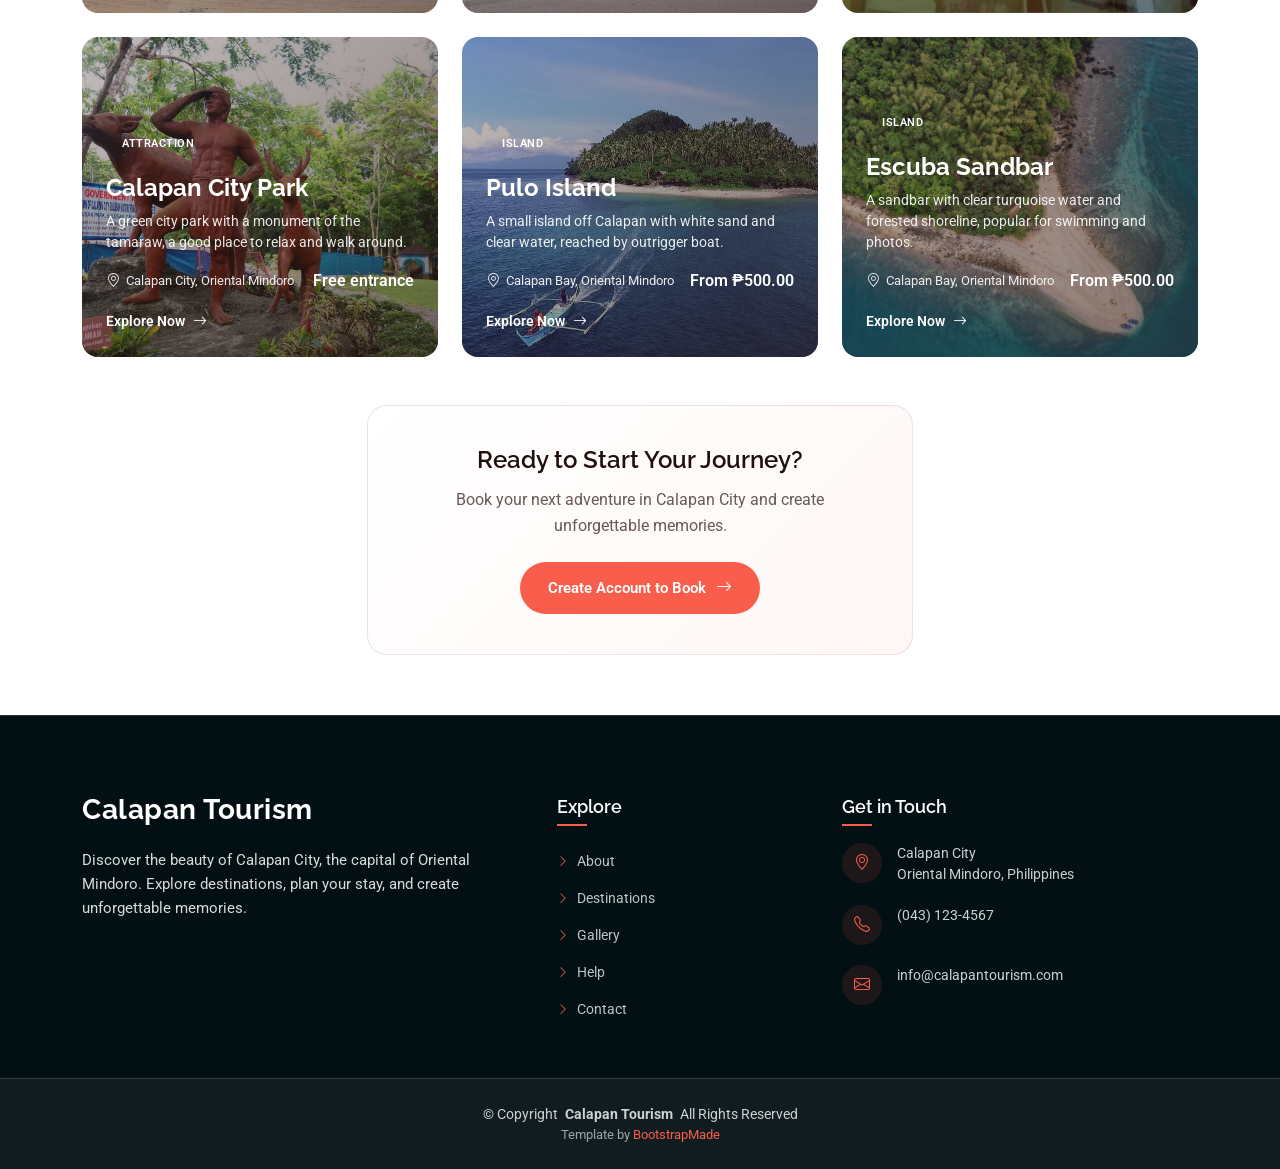
<file: destinations.html>
<!DOCTYPE html>
<html lang="en">
<head>
  <meta charset="utf-8">
  <meta content="width=device-width, initial-scale=1.0" name="viewport">
  <title>Destinations - Calapan Tourism</title>
  <link href="assets/img/favicon.png" rel="icon">
  <link href="assets/img/apple-touch-icon.png" rel="apple-touch-icon">
  <link href="https://fonts.googleapis.com" rel="preconnect"><link href="https://fonts.gstatic.com" rel="preconnect" crossorigin><link href="https://fonts.googleapis.com/css2?family=Roboto:wght@300;400;500;700&family=Poppins:wght@300;400;500;600;700&family=Raleway:wght@300;400;500;600;700&display=swap" rel="stylesheet">
  <link href="assets/vendor/bootstrap/css/bootstrap.min.css" rel="stylesheet">
  <link href="assets/vendor/bootstrap-icons/bootstrap-icons.css" rel="stylesheet">
  <link href="assets/vendor/swiper/swiper-bundle.min.css" rel="stylesheet">
  <link href="assets/vendor/glightbox/css/glightbox.min.css" rel="stylesheet">
  <link href="assets/css/main.css" rel="stylesheet">
  <script src="assets/js/app.js"></script>
  <script src="assets/js/data.js"></script>
  
</head>
<body class="index-page">


    <header id="header" class="header d-flex align-items-center fixed-top">
    <div class="container-fluid container-xl position-relative d-flex align-items-center justify-content-between">
      <a href="index.html" class="logo d-flex align-items-center">
        <h1 class="sitename">Calapan Tourism</h1>
      </a>
      <nav id="navmenu" class="navmenu">
        <ul>
        <li><a href="index.html" class="">Home</a></li>
        <li><a href="about.html" class="">About</a></li>
        <li><a href="destinations.html" class="active">Destinations</a></li>
        <li><a href="gallery.html" class="">Gallery</a></li>
        <li><a href="blog.html" class="">Help</a></li>
        <li><a href="contact.html" class="">Contact</a></li>
          <li id="nav-auth"></li>
        </ul>
        <i class="mobile-nav-toggle d-xl-none bi bi-list"></i>
      </nav>
    </div>
  </header>
  <script>CT.renderNav();</script>
  <style>
    .btn-login, .btn-register { padding: 8px 20px; font-weight: 600; }
    .btn-login { color: #667eea; }
    .btn-register { color: white; border: none; }
    .navmenu a.active { color: #ff2a00ff; font-weight: 700; border-bottom: 2px solid #ff2a00ff; }
  </style>


  <main class="main">

    <!-- Page Title -->
    <div class="page-title dark-background" style="background-image: url(assets/img/travel/destination.jpg)">
      <div class="container position-relative">
        <h1>Destinations</h1>
        <p>Discover amazing travel destinations in Calapan City</p>
        <nav class="breadcrumbs">
          <ol>
            <li><a href="index.html">Home</a></li>
            <li class="current">Destinations</li>
          </ol>
        </nav>
      </div>
    </div><!-- End Page Title -->

    <!-- Travel Destinations Section -->
    <section id="travel-destinations" class="travel-destinations section">

      <div class="container">

        <div class="row justify-content-center">
          <div class="col-lg-8 text-center">
            <h2>Discover Amazing Travel Destinations in Calapan City</h2>
            <p class="mb-5">From heritage museums to nature parks, from a quiet trek to Lamesang Bato to the colorful underwater world at Harka Piloto Fish Sanctuary, Calapan is a place that invites you to pause and explore.</p>
          </div>
        </div>

        <div class="row gy-4 destination-grid">
          <div class="col-lg-4 col-md-6">
            <div class="destination-medium">
              <div class="destination-overlay">
                <img src="assets/img/travel/mahalta_resort.jpg" alt="Mahalta Resorts and Convention Center" class="img-fluid" loading="lazy">
                <div class="overlay-content">
                  <div class="badge-wrapper"><span class="destination-tag featured">Featured</span></div>
                  <div class="content-wrapper">
                    <h3>Mahalta Resorts and Convention Center</h3>
                    <p class="destination-excerpt">Mahalta Resorts and Convention Center in Calapan offers family-friendly accommodations with air-conditioned rooms fea...</p>
                    <div class="destination-info">
                      <div class="info-item"><i class="bi bi-geo-alt"></i><span>Calapan City, Oriental Mindoro</span></div>
                      <div class="price-tag">From ₱1,500.00</div>
                    </div>
                    <a href="destination-details.html?id=1" class="explore-btn"><span>Explore Now</span><i class="bi bi-arrow-right"></i></a>
                  </div>
                </div>
              </div>
            </div>
          </div>
          <div class="col-lg-4 col-md-6">
            <div class="destination-medium">
              <div class="destination-overlay">
                <img src="assets/img/travel/jollywave.jpg" alt="Jolly Waves Waterpark &amp; Resort" class="img-fluid" loading="lazy">
                <div class="overlay-content">
                  <div class="badge-wrapper"><span class="destination-tag featured">Featured</span></div>
                  <div class="content-wrapper">
                    <h3>Jolly Waves Waterpark &amp; Resort</h3>
                    <p class="destination-excerpt">Jolly Waves Waterpark &amp; Resort in Calapan, Oriental Mindoro, is a vibrant water and adventure theme park featuring on...</p>
                    <div class="destination-info">
                      <div class="info-item"><i class="bi bi-geo-alt"></i><span>Calapan City, Oriental Mindoro</span></div>
                      <div class="price-tag">From ₱350.00</div>
                    </div>
                    <a href="destination-details.html?id=2" class="explore-btn"><span>Explore Now</span><i class="bi bi-arrow-right"></i></a>
                  </div>
                </div>
              </div>
            </div>
          </div>
          <div class="col-lg-4 col-md-6">
            <div class="destination-medium">
              <div class="destination-overlay">
                <img src="assets/img/travel/fillipinia.jpg" alt="Filipiniana Hotel Calapan" class="img-fluid" loading="lazy">
                <div class="overlay-content">
                  <div class="badge-wrapper"><span class="destination-tag">Hotel</span></div>
                  <div class="content-wrapper">
                    <h3>Filipiniana Hotel Calapan</h3>
                    <p class="destination-excerpt">Filipiniana Hotel Calapan is a family-friendly hotel offering comfortable air-conditioned rooms with Wi-Fi and modern...</p>
                    <div class="destination-info">
                      <div class="info-item"><i class="bi bi-geo-alt"></i><span>Calapan City, Oriental Mindoro</span></div>
                      <div class="price-tag">From ₱2,200.00</div>
                    </div>
                    <a href="destination-details.html?id=3" class="explore-btn"><span>Explore Now</span><i class="bi bi-arrow-right"></i></a>
                  </div>
                </div>
              </div>
            </div>
          </div>
          <div class="col-lg-4 col-md-6">
            <div class="destination-medium">
              <div class="destination-overlay">
                <img src="assets/img/travel/cathedral.jpg" alt="Santo Niño Cathedral" class="img-fluid" loading="lazy">
                <div class="overlay-content">
                  <div class="badge-wrapper"><span class="destination-tag">Attraction</span></div>
                  <div class="content-wrapper">
                    <h3>Santo Niño Cathedral</h3>
                    <p class="destination-excerpt">Santo Niño Cathedral, commonly known as Calapan Cathedral, is a Roman Catholic cathedral in Calapan, Oriental Mindoro...</p>
                    <div class="destination-info">
                      <div class="info-item"><i class="bi bi-geo-alt"></i><span>Calapan City, Oriental Mindoro</span></div>
                      <div class="price-tag">Free entrance</div>
                    </div>
                    <a href="destination-details.html?id=4" class="explore-btn"><span>Explore Now</span><i class="bi bi-arrow-right"></i></a>
                  </div>
                </div>
              </div>
            </div>
          </div>
          <div class="col-lg-4 col-md-6">
            <div class="destination-medium">
              <div class="destination-overlay">
                <img src="assets/img/travel/vencios_garden.jpg" alt="Vencio&#x27;s Garden Hotel and Restaurant" class="img-fluid" loading="lazy">
                <div class="overlay-content">
                  <div class="badge-wrapper"><span class="destination-tag">Hotel</span></div>
                  <div class="content-wrapper">
                    <h3>Vencio&#x27;s Garden Hotel and Restaurant</h3>
                    <p class="destination-excerpt">Vencio&#x27;s Garden Hotel and Restaurant has been a haven of comfort and Calapeño culinary delight in Oriental Mindoro fo...</p>
                    <div class="destination-info">
                      <div class="info-item"><i class="bi bi-geo-alt"></i><span>Calapan City, Oriental Mindoro</span></div>
                      <div class="price-tag">From ₱1,800.00</div>
                    </div>
                    <a href="destination-details.html?id=5" class="explore-btn"><span>Explore Now</span><i class="bi bi-arrow-right"></i></a>
                  </div>
                </div>
              </div>
            </div>
          </div>
          <div class="col-lg-4 col-md-6">
            <div class="destination-medium">
              <div class="destination-overlay">
                <img src="assets/img/travel/donnyland.jpg" alt="Donny Land Beach Resort" class="img-fluid" loading="lazy">
                <div class="overlay-content">
                  <div class="badge-wrapper"><span class="destination-tag">Resort</span></div>
                  <div class="content-wrapper">
                    <h3>Donny Land Beach Resort</h3>
                    <p class="destination-excerpt">Donnyland Beach Resort offers a beachfront accommodation option for those looking to stay near the sea. Guests mentio...</p>
                    <div class="destination-info">
                      <div class="info-item"><i class="bi bi-geo-alt"></i><span>Calapan City, Oriental Mindoro</span></div>
                      <div class="price-tag">From ₱1,600.00</div>
                    </div>
                    <a href="destination-details.html?id=6" class="explore-btn"><span>Explore Now</span><i class="bi bi-arrow-right"></i></a>
                  </div>
                </div>
              </div>
            </div>
          </div>
          <div class="col-lg-4 col-md-6">
            <div class="destination-medium">
              <div class="destination-overlay">
                <img src="assets/img/travel/eduardos_resort.jpg" alt="Eduardo&#x27;s Resort" class="img-fluid" loading="lazy">
                <div class="overlay-content">
                  <div class="badge-wrapper"><span class="destination-tag">Resort</span></div>
                  <div class="content-wrapper">
                    <h3>Eduardo&#x27;s Resort</h3>
                    <p class="destination-excerpt">A resort in Calapan City with a large swimming pool, ideal for family outings and group gatherings.</p>
                    <div class="destination-info">
                      <div class="info-item"><i class="bi bi-geo-alt"></i><span>Calapan City, Oriental Mindoro</span></div>
                      <div class="price-tag">From ₱250.00</div>
                    </div>
                    <a href="destination-details.html?id=7" class="explore-btn"><span>Explore Now</span><i class="bi bi-arrow-right"></i></a>
                  </div>
                </div>
              </div>
            </div>
          </div>
          <div class="col-lg-4 col-md-6">
            <div class="destination-medium">
              <div class="destination-overlay">
                <img src="assets/img/travel/chippings.jpg" alt="Chippings" class="img-fluid" loading="lazy">
                <div class="overlay-content">
                  <div class="badge-wrapper"><span class="destination-tag">Restaurant</span></div>
                  <div class="content-wrapper">
                    <h3>Chippings</h3>
                    <p class="destination-excerpt">A local eatery in Calapan City. Reserve a table ahead of time and pre-select your meal.</p>
                    <div class="destination-info">
                      <div class="info-item"><i class="bi bi-geo-alt"></i><span>Calapan City, Oriental Mindoro</span></div>
                      <div class="price-tag">From ₱150.00</div>
                    </div>
                    <a href="destination-details.html?id=8" class="explore-btn"><span>Explore Now</span><i class="bi bi-arrow-right"></i></a>
                  </div>
                </div>
              </div>
            </div>
          </div>
          <div class="col-lg-4 col-md-6">
            <div class="destination-medium">
              <div class="destination-overlay">
                <img src="assets/img/travel/museum.jpg" alt="Calapan Heritage Museum" class="img-fluid" loading="lazy">
                <div class="overlay-content">
                  <div class="badge-wrapper"><span class="destination-tag">Attraction</span></div>
                  <div class="content-wrapper">
                    <h3>Calapan Heritage Museum</h3>
                    <p class="destination-excerpt">Look back at the history of Calapan City and Oriental Mindoro through old photographs and displays.</p>
                    <div class="destination-info">
                      <div class="info-item"><i class="bi bi-geo-alt"></i><span>Calapan City, Oriental Mindoro</span></div>
                      <div class="price-tag">From ₱50.00</div>
                    </div>
                    <a href="destination-details.html?id=9" class="explore-btn"><span>Explore Now</span><i class="bi bi-arrow-right"></i></a>
                  </div>
                </div>
              </div>
            </div>
          </div>
          <div class="col-lg-4 col-md-6">
            <div class="destination-medium">
              <div class="destination-overlay">
                <img src="assets/img/travel/park.jpg" alt="Calapan City Park" class="img-fluid" loading="lazy">
                <div class="overlay-content">
                  <div class="badge-wrapper"><span class="destination-tag">Attraction</span></div>
                  <div class="content-wrapper">
                    <h3>Calapan City Park</h3>
                    <p class="destination-excerpt">A green city park with a monument of the tamaraw, a good place to relax and walk around.</p>
                    <div class="destination-info">
                      <div class="info-item"><i class="bi bi-geo-alt"></i><span>Calapan City, Oriental Mindoro</span></div>
                      <div class="price-tag">Free entrance</div>
                    </div>
                    <a href="destination-details.html?id=10" class="explore-btn"><span>Explore Now</span><i class="bi bi-arrow-right"></i></a>
                  </div>
                </div>
              </div>
            </div>
          </div>
          <div class="col-lg-4 col-md-6">
            <div class="destination-medium">
              <div class="destination-overlay">
                <img src="assets/img/travel/pulo.jpg" alt="Pulo Island" class="img-fluid" loading="lazy">
                <div class="overlay-content">
                  <div class="badge-wrapper"><span class="destination-tag">Island</span></div>
                  <div class="content-wrapper">
                    <h3>Pulo Island</h3>
                    <p class="destination-excerpt">A small island off Calapan with white sand and clear water, reached by outrigger boat.</p>
                    <div class="destination-info">
                      <div class="info-item"><i class="bi bi-geo-alt"></i><span>Calapan Bay, Oriental Mindoro</span></div>
                      <div class="price-tag">From ₱500.00</div>
                    </div>
                    <a href="destination-details.html?id=11" class="explore-btn"><span>Explore Now</span><i class="bi bi-arrow-right"></i></a>
                  </div>
                </div>
              </div>
            </div>
          </div>
          <div class="col-lg-4 col-md-6">
            <div class="destination-medium">
              <div class="destination-overlay">
                <img src="assets/img/travel/escuba.jpg" alt="Escuba Sandbar" class="img-fluid" loading="lazy">
                <div class="overlay-content">
                  <div class="badge-wrapper"><span class="destination-tag">Island</span></div>
                  <div class="content-wrapper">
                    <h3>Escuba Sandbar</h3>
                    <p class="destination-excerpt">A sandbar with clear turquoise water and forested shoreline, popular for swimming and photos.</p>
                    <div class="destination-info">
                      <div class="info-item"><i class="bi bi-geo-alt"></i><span>Calapan Bay, Oriental Mindoro</span></div>
                      <div class="price-tag">From ₱500.00</div>
                    </div>
                    <a href="destination-details.html?id=12" class="explore-btn"><span>Explore Now</span><i class="bi bi-arrow-right"></i></a>
                  </div>
                </div>
              </div>
            </div>
          </div>
        </div>

        <div class="row justify-content-center mt-5">
          <div class="col-lg-6 text-center">
            <div class="explore-more">
              <h4>Ready to Start Your Journey?</h4>
              <p class="mb-4">Book your next adventure in Calapan City and create unforgettable memories.</p>
              <a href="register.html" id="cta-link" class="btn-explore"><span id="cta-text">Create Account to Book</span><i class="bi bi-arrow-right"></i></a>
              <script>if (CT.currentUser()) { var a = document.getElementById("cta-link"); a.href = "my-bookings.html"; document.getElementById("cta-text").textContent = "View My Bookings"; }</script>
            </div>
          </div>
        </div>

      </div>

    </section><!-- /Travel Destinations Section -->

  </main>

    <footer id="footer" class="footer position-relative dark-background">
    <div class="container">
      <div class="row gy-5">
        <div class="col-lg-5">
          <div class="footer-content">
            <a href="index.html" class="logo d-flex align-items-center mb-4"><span class="sitename">Calapan Tourism</span></a>
            <p class="mb-4">Discover the beauty of Calapan City, the capital of Oriental Mindoro. Explore destinations, plan your stay, and create unforgettable memories.</p>
          </div>
        </div>
        <div class="col-lg-3 col-6">
          <div class="footer-links">
            <h4>Explore</h4>
            <ul>
              <li><a href="about.html"><i class="bi bi-chevron-right"></i> About</a></li>
              <li><a href="destinations.html"><i class="bi bi-chevron-right"></i> Destinations</a></li>
              <li><a href="gallery.html"><i class="bi bi-chevron-right"></i> Gallery</a></li>
              <li><a href="blog.html"><i class="bi bi-chevron-right"></i> Help</a></li>
              <li><a href="contact.html"><i class="bi bi-chevron-right"></i> Contact</a></li>
            </ul>
          </div>
        </div>
        <div class="col-lg-4">
          <div class="footer-contact">
            <h4>Get in Touch</h4>
            <div class="contact-item"><div class="contact-icon"><i class="bi bi-geo-alt"></i></div><div class="contact-info"><p>Calapan City<br>Oriental Mindoro, Philippines</p></div></div>
            <div class="contact-item"><div class="contact-icon"><i class="bi bi-telephone"></i></div><div class="contact-info"><p>(043) 123-4567</p></div></div>
            <div class="contact-item"><div class="contact-icon"><i class="bi bi-envelope"></i></div><div class="contact-info"><p>info@calapantourism.com</p></div></div>
          </div>
        </div>
      </div>
    </div>
    <div class="footer-bottom">
      <div class="container">
        <div class="copyright text-center">
          <p>© <span>Copyright</span> <strong class="px-1 sitename">Calapan Tourism</strong> <span>All Rights Reserved</span></p>
        </div>
        <div class="credits text-center">Template by <a href="https://bootstrapmade.com/">BootstrapMade</a></div>
      </div>
    </div>
  </footer>

  <a href="#" id="scroll-top" class="scroll-top d-flex align-items-center justify-content-center"><i class="bi bi-arrow-up-short"></i></a>
  <div id="preloader"></div>

  <script src="assets/vendor/bootstrap/js/bootstrap.bundle.min.js"></script>
  <script src="assets/vendor/purecounter/purecounter_vanilla.js"></script>
  <script src="assets/vendor/swiper/swiper-bundle.min.js"></script>
  <script src="assets/vendor/glightbox/js/glightbox.min.js"></script>
  <script src="assets/vendor/imagesloaded/imagesloaded.pkgd.min.js"></script>
  <script src="assets/vendor/isotope-layout/isotope.pkgd.min.js"></script>
  <script src="assets/js/main.js"></script>



</body>
</html>
</file>
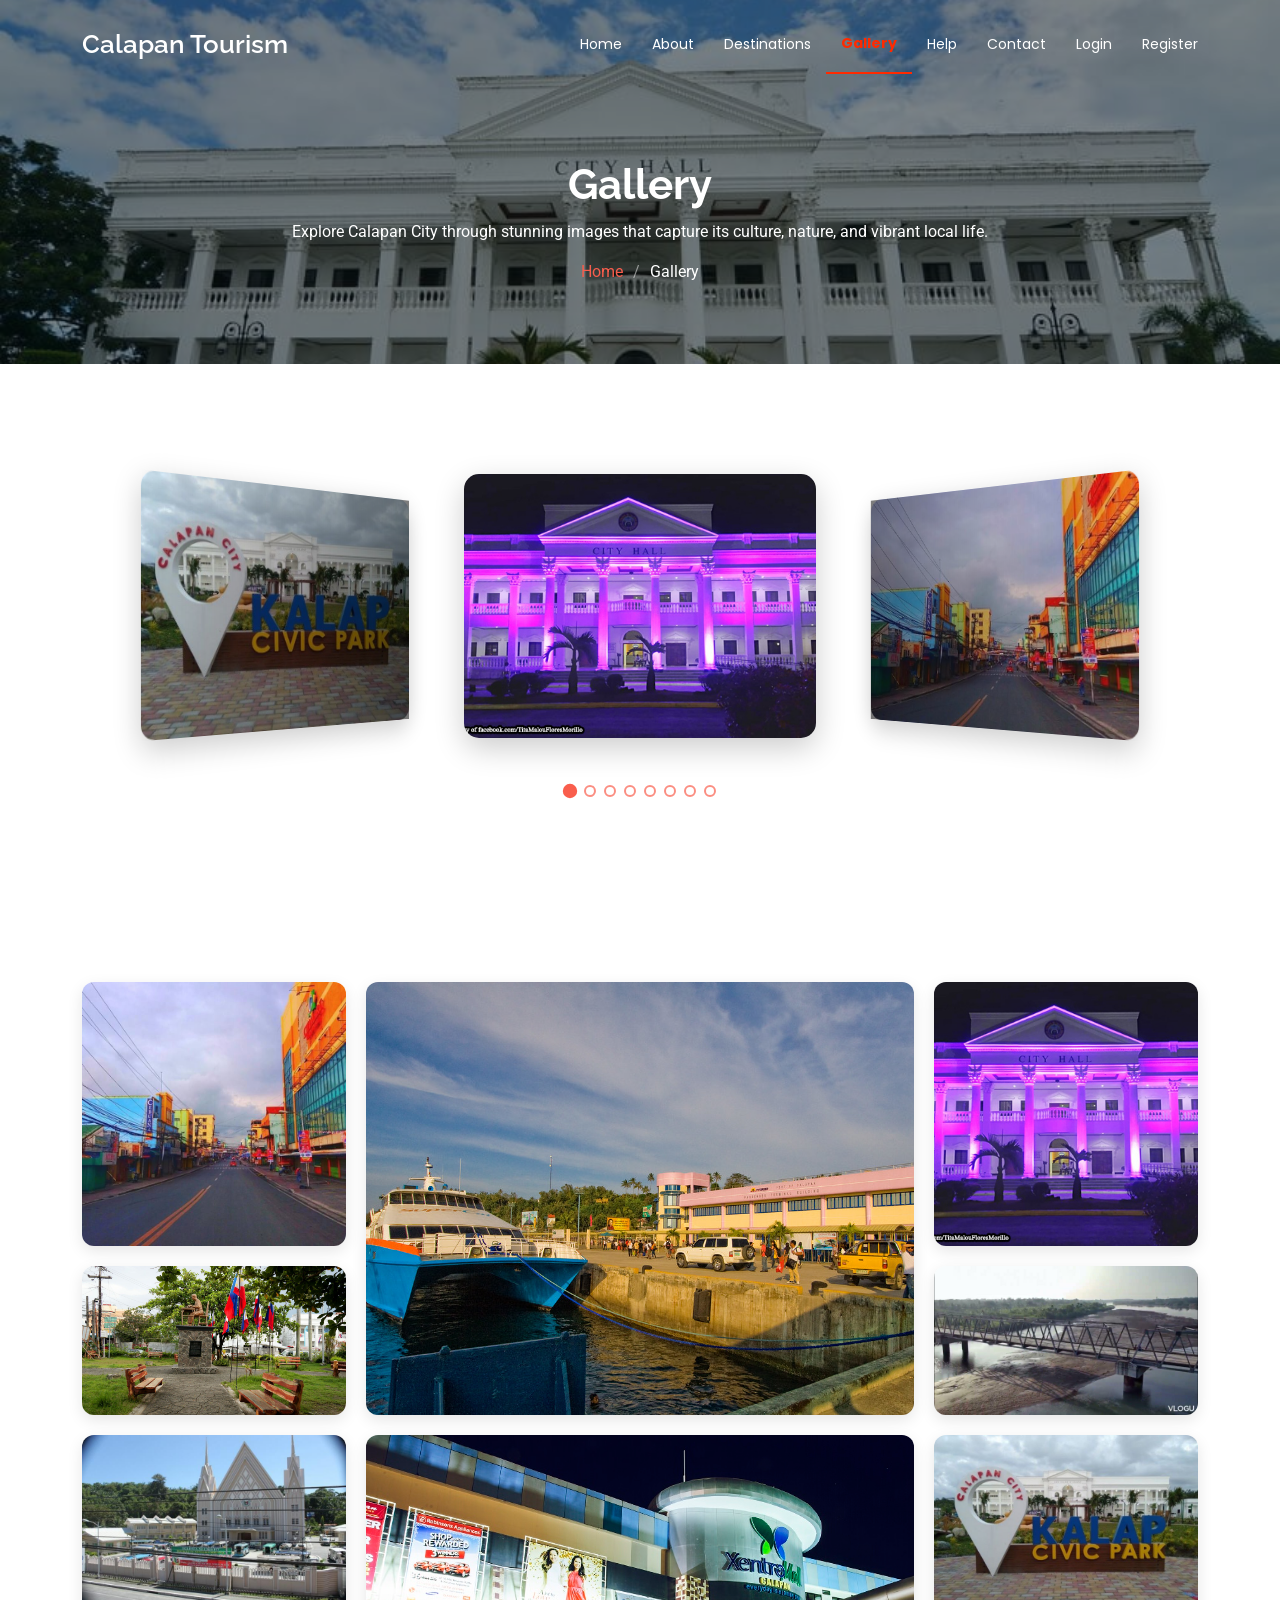
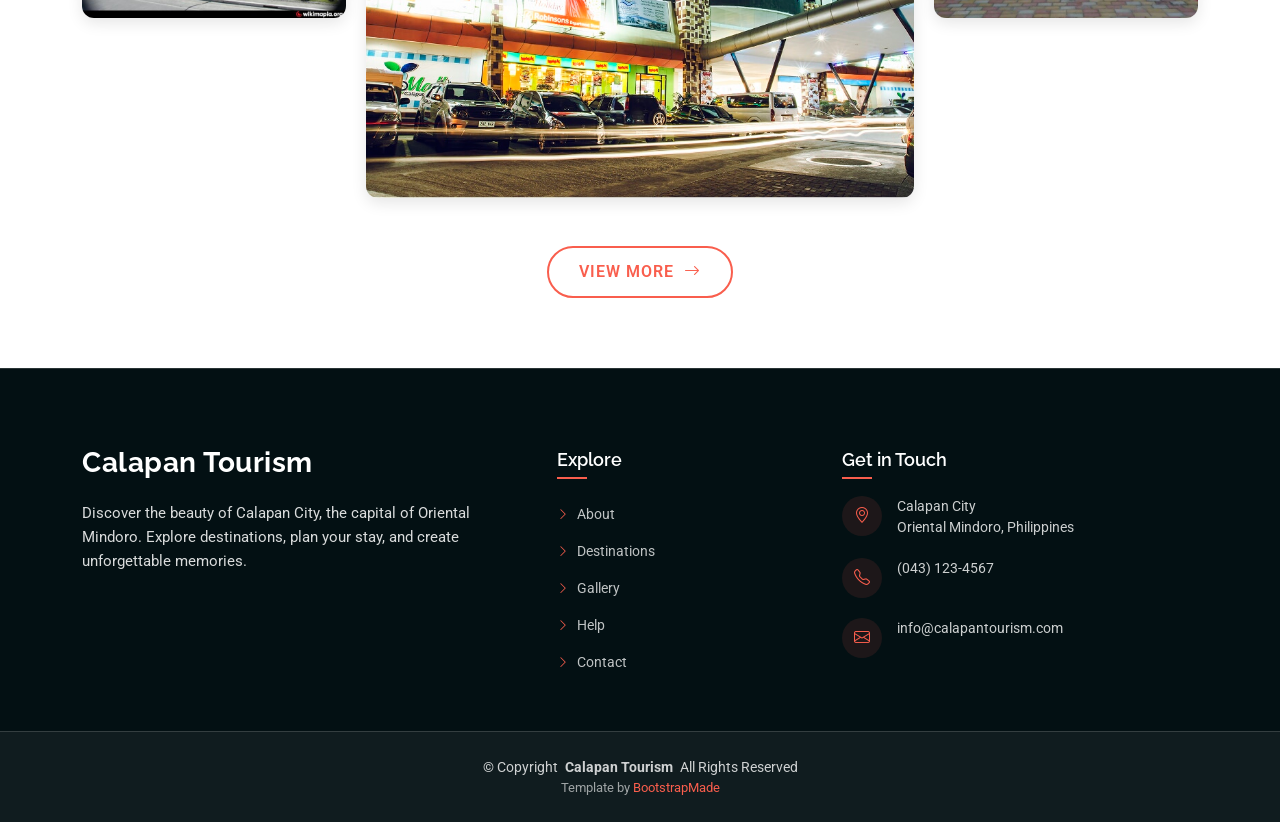
<file: gallery.html>
<!DOCTYPE html>
<html lang="en">
<head>
  <meta charset="utf-8">
  <meta content="width=device-width, initial-scale=1.0" name="viewport">
  <title>Gallery - Calapan Tourism</title>
  <link href="assets/img/favicon.png" rel="icon">
  <link href="assets/img/apple-touch-icon.png" rel="apple-touch-icon">
  <link href="https://fonts.googleapis.com" rel="preconnect"><link href="https://fonts.gstatic.com" rel="preconnect" crossorigin><link href="https://fonts.googleapis.com/css2?family=Roboto:wght@300;400;500;700&family=Poppins:wght@300;400;500;600;700&family=Raleway:wght@300;400;500;600;700&display=swap" rel="stylesheet">
  <link href="assets/vendor/bootstrap/css/bootstrap.min.css" rel="stylesheet">
  <link href="assets/vendor/bootstrap-icons/bootstrap-icons.css" rel="stylesheet">
  <link href="assets/vendor/swiper/swiper-bundle.min.css" rel="stylesheet">
  <link href="assets/vendor/glightbox/css/glightbox.min.css" rel="stylesheet">
  <link href="assets/css/main.css" rel="stylesheet">
  <script src="assets/js/app.js"></script>
  <script src="assets/js/data.js"></script>
  
</head>
<body class="index-page">


    <header id="header" class="header d-flex align-items-center fixed-top">
    <div class="container-fluid container-xl position-relative d-flex align-items-center justify-content-between">
      <a href="index.html" class="logo d-flex align-items-center">
        <h1 class="sitename">Calapan Tourism</h1>
      </a>
      <nav id="navmenu" class="navmenu">
        <ul>
        <li><a href="index.html" class="">Home</a></li>
        <li><a href="about.html" class="">About</a></li>
        <li><a href="destinations.html" class="">Destinations</a></li>
        <li><a href="gallery.html" class="active">Gallery</a></li>
        <li><a href="blog.html" class="">Help</a></li>
        <li><a href="contact.html" class="">Contact</a></li>
          <li id="nav-auth"></li>
        </ul>
        <i class="mobile-nav-toggle d-xl-none bi bi-list"></i>
      </nav>
    </div>
  </header>
  <script>CT.renderNav();</script>
  <style>
    .btn-login, .btn-register { padding: 8px 20px; font-weight: 600; }
    .btn-login { color: #667eea; }
    .btn-register { color: white; border: none; }
    .navmenu a.active { color: #ff2a00ff; font-weight: 700; border-bottom: 2px solid #ff2a00ff; }
  </style>


  <main class="main">

    <!-- Page Title -->
    <div class="page-title dark-background" style="background-image: url(assets/img/travel/gallery.jpg)">
      <div class="container position-relative">
        <h1>Gallery</h1>
        <p>Explore Calapan City through stunning images that capture its culture, nature, and vibrant local life.</p>
        <nav class="breadcrumbs">
          <ol>
            <li><a href="index.html">Home</a></li>
            <li class="current">Gallery</li>
          </ol>
        </nav>
      </div>
    </div><!-- End Page Title -->

    <!-- Gallery Slider Section -->
    <section id="gallery-slider" class="gallery-slider section">

      <div class="container">

        <div class="gallery-container">
          <div class="swiper init-swiper">
            <script type="application/json" class="swiper-config">
              {
                "loop": true,
                "speed": 800,
                "autoplay": {
                  "delay": 4000
                },
                "effect": "coverflow",
                "grabCursor": true,
                "centeredSlides": true,
                "slidesPerView": "auto",
                "coverflowEffect": {
                  "rotate": 50,
                  "stretch": 0,
                  "depth": 100,
                  "modifier": 1,
                  "slideShadows": true
                },
                "pagination": {
                  "el": ".swiper-pagination",
                  "type": "bullets",
                  "clickable": true
                },
                "navigation": {
                  "nextEl": ".swiper-button-next",
                  "prevEl": ".swiper-button-prev"
                },
                "breakpoints": {
                  "320": {
                    "slidesPerView": 1,
                    "spaceBetween": 10
                  },
                  "768": {
                    "slidesPerView": 2,
                    "spaceBetween": 20
                  },
                  "1024": {
                    "slidesPerView": 3,
                    "spaceBetween": 30
                  }
                }
              }
            </script>
            <div class="swiper-wrapper">
              <div class="swiper-slide">
                <div class="gallery-item">
                  <div class="gallery-img">
                    <a class="glightbox" data-gallery="images-gallery" href="assets/img/gallery/gallery3.jpg">
                      <img src="assets/img/gallery/gallery3.jpg" class="img-fluid" alt="">
                      <div class="gallery-overlay">
                        <i class="bi bi-plus-circle"></i>
                      </div>
                    </a>
                  </div>
                </div>
              </div>
              <div class="swiper-slide">
                <div class="gallery-item">
                  <div class="gallery-img">
                    <a class="glightbox" data-gallery="images-gallery" href="assets/img/gallery/gallery1.jpg">
                      <img src="assets/img/gallery/gallery1.jpg" class="img-fluid" alt="">
                      <div class="gallery-overlay">
                        <i class="bi bi-plus-circle"></i>
                      </div>
                    </a>
                  </div>
                </div>
              </div>
              <div class="swiper-slide">
                <div class="gallery-item">
                  <div class="gallery-img">
                    <a class="glightbox" data-gallery="images-gallery" href="assets/img/gallery/gallery5.jpg">
                      <img src="assets/img/gallery/gallery5.jpg" class="img-fluid" alt="">
                      <div class="gallery-overlay">
                        <i class="bi bi-plus-circle"></i>
                      </div>
                    </a>
                  </div>
                </div>
              </div>
              <div class="swiper-slide">
                <div class="gallery-item">
                  <div class="gallery-img">
                    <a class="glightbox" data-gallery="images-gallery" href="assets/img/gallery/gallery7.jpg">
                      <img src="assets/img/gallery/gallery7.jpg" class="img-fluid" alt="">
                      <div class="gallery-overlay">
                        <i class="bi bi-plus-circle"></i>
                      </div>
                    </a>
                  </div>
                </div>
              </div>
              <div class="swiper-slide">
                <div class="gallery-item">
                  <div class="gallery-img">
                    <a class="glightbox" data-gallery="images-gallery" href="assets/img/gallery/gallery2.jpg">
                      <img src="assets/img/gallery/gallery2.jpg" class="img-fluid" alt="">
                      <div class="gallery-overlay">
                        <i class="bi bi-plus-circle"></i>
                      </div>
                    </a>
                  </div>
                </div>
              </div>
              <div class="swiper-slide">
                <div class="gallery-item">
                  <div class="gallery-img">
                    <a class="glightbox" data-gallery="images-gallery" href="assets/img/gallery/gallery4.jpg">
                      <img src="assets/img/gallery/gallery4.jpg" class="img-fluid" alt="">
                      <div class="gallery-overlay">
                        <i class="bi bi-plus-circle"></i>
                      </div>
                    </a>
                  </div>
                </div>
              </div>
              <div class="swiper-slide">
                <div class="gallery-item">
                  <div class="gallery-img">
                    <a class="glightbox" data-gallery="images-gallery" href="assets/img/gallery/gallery6.jpg">
                      <img src="assets/img/gallery/gallery6.jpg" class="img-fluid" alt="">
                      <div class="gallery-overlay">
                        <i class="bi bi-plus-circle"></i>
                      </div>
                    </a>
                  </div>
                </div>
              </div>
              <div class="swiper-slide">
                <div class="gallery-item">
                  <div class="gallery-img">
                    <a class="glightbox" data-gallery="images-gallery" href="assets/img/gallery/gallery8.jpg">
                      <img src="assets/img/gallery/gallery8.jpg" class="img-fluid" alt="">
                      <div class="gallery-overlay">
                        <i class="bi bi-plus-circle"></i>
                      </div>
                    </a>
                  </div>
                </div>
              </div>
            </div>
            <div class="swiper-pagination"></div>
            <div class="swiper-button-next"></div>
            <div class="swiper-button-prev"></div>
          </div>
        </div>

      </div>

    </section><!-- /Gallery Slider Section -->

    <!-- Gallery Section -->
    <section id="gallery" class="gallery section">

      <div class="container">

        <div class="gallery-grid">
          <div class="gallery-item">
            <a class="glightbox" data-gallery="images-gallery" href="assets/img/gallery/gallery1.jpg">
              <img src="assets/img/gallery/gallery1.jpg" class="img-fluid" alt="">
              <div class="gallery-overlay">
                <i class="bi bi-plus-lg"></i>
              </div>
            </a>
          </div>

          <div class="gallery-item featured">
            <a class="glightbox" data-gallery="images-gallery" href="assets/img/gallery/gallery2.jpg">
              <img src="assets/img/gallery/gallery2.jpg" class="img-fluid" alt="">
              <div class="gallery-overlay">
                <i class="bi bi-plus-lg"></i>
              </div>
            </a>
          </div>

          <div class="gallery-item">
            <a class="glightbox" data-gallery="images-gallery" href="assets/img/gallery/gallery3.jpg">
              <img src="assets/img/gallery/gallery3.jpg" class="img-fluid" alt="">
              <div class="gallery-overlay">
                <i class="bi bi-plus-lg"></i>
              </div>
            </a>
          </div>

          <div class="gallery-item">
            <a class="glightbox" data-gallery="images-gallery" href="assets/img/gallery/gallery4.jpg">
              <img src="assets/img/gallery/gallery4.jpg" class="img-fluid" alt="">
              <div class="gallery-overlay">
                <i class="bi bi-plus-lg"></i>
              </div>
            </a>
          </div>

          <div class="gallery-item">
            <a class="glightbox" data-gallery="images-gallery" href="assets/img/gallery/gallery5.jpg">
              <img src="assets/img/gallery/gallery5.jpg" class="img-fluid" alt="">
              <div class="gallery-overlay">
                <i class="bi bi-plus-lg"></i>
              </div>
            </a>
          </div>

          <div class="gallery-item">
            <a class="glightbox" data-gallery="images-gallery" href="assets/img/gallery/gallery6.jpg">
              <img src="assets/img/gallery/gallery6.jpg" class="img-fluid" alt="">
              <div class="gallery-overlay">
                <i class="bi bi-plus-lg"></i>
              </div>
            </a>
          </div>

          <div class="gallery-item featured">
            <a class="glightbox" data-gallery="images-gallery" href="assets/img/gallery/gallery7.jpg">
              <img src="assets/img/gallery/gallery7.jpg" class="img-fluid" alt="">
              <div class="gallery-overlay">
                <i class="bi bi-plus-lg"></i>
              </div>
            </a>
          </div>

          <div class="gallery-item">
            <a class="glightbox" data-gallery="images-gallery" href="assets/img/gallery/gallery8.jpg">
              <img src="assets/img/gallery/gallery8.jpg" class="img-fluid" alt="">
              <div class="gallery-overlay">
                <i class="bi bi-plus-lg"></i>
              </div>
            </a>
          </div>
        </div>

        <div class="text-center mt-5">
          <a href="#" class="btn-view-more">View More <i class="bi bi-arrow-right"></i></a>
        </div>

      </div>

    </section><!-- /Gallery Section -->

  </main>

    <footer id="footer" class="footer position-relative dark-background">
    <div class="container">
      <div class="row gy-5">
        <div class="col-lg-5">
          <div class="footer-content">
            <a href="index.html" class="logo d-flex align-items-center mb-4"><span class="sitename">Calapan Tourism</span></a>
            <p class="mb-4">Discover the beauty of Calapan City, the capital of Oriental Mindoro. Explore destinations, plan your stay, and create unforgettable memories.</p>
          </div>
        </div>
        <div class="col-lg-3 col-6">
          <div class="footer-links">
            <h4>Explore</h4>
            <ul>
              <li><a href="about.html"><i class="bi bi-chevron-right"></i> About</a></li>
              <li><a href="destinations.html"><i class="bi bi-chevron-right"></i> Destinations</a></li>
              <li><a href="gallery.html"><i class="bi bi-chevron-right"></i> Gallery</a></li>
              <li><a href="blog.html"><i class="bi bi-chevron-right"></i> Help</a></li>
              <li><a href="contact.html"><i class="bi bi-chevron-right"></i> Contact</a></li>
            </ul>
          </div>
        </div>
        <div class="col-lg-4">
          <div class="footer-contact">
            <h4>Get in Touch</h4>
            <div class="contact-item"><div class="contact-icon"><i class="bi bi-geo-alt"></i></div><div class="contact-info"><p>Calapan City<br>Oriental Mindoro, Philippines</p></div></div>
            <div class="contact-item"><div class="contact-icon"><i class="bi bi-telephone"></i></div><div class="contact-info"><p>(043) 123-4567</p></div></div>
            <div class="contact-item"><div class="contact-icon"><i class="bi bi-envelope"></i></div><div class="contact-info"><p>info@calapantourism.com</p></div></div>
          </div>
        </div>
      </div>
    </div>
    <div class="footer-bottom">
      <div class="container">
        <div class="copyright text-center">
          <p>© <span>Copyright</span> <strong class="px-1 sitename">Calapan Tourism</strong> <span>All Rights Reserved</span></p>
        </div>
        <div class="credits text-center">Template by <a href="https://bootstrapmade.com/">BootstrapMade</a></div>
      </div>
    </div>
  </footer>

  <a href="#" id="scroll-top" class="scroll-top d-flex align-items-center justify-content-center"><i class="bi bi-arrow-up-short"></i></a>
  <div id="preloader"></div>

  <script src="assets/vendor/bootstrap/js/bootstrap.bundle.min.js"></script>
  <script src="assets/vendor/purecounter/purecounter_vanilla.js"></script>
  <script src="assets/vendor/swiper/swiper-bundle.min.js"></script>
  <script src="assets/vendor/glightbox/js/glightbox.min.js"></script>
  <script src="assets/vendor/imagesloaded/imagesloaded.pkgd.min.js"></script>
  <script src="assets/vendor/isotope-layout/isotope.pkgd.min.js"></script>
  <script src="assets/js/main.js"></script>



</body>
</html>
</file>
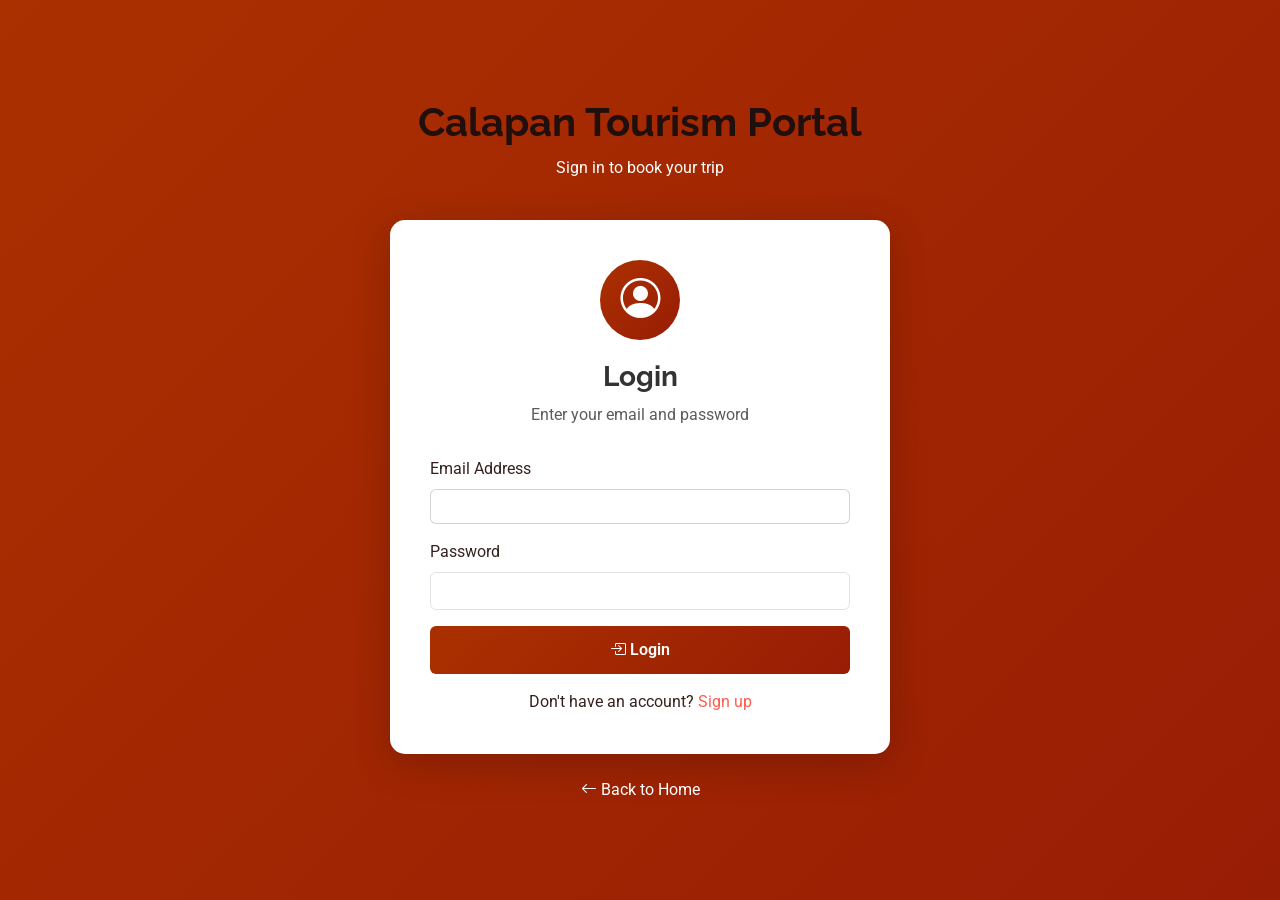
<file: login.html>
<!DOCTYPE html>
<html lang="en">
<head>
  <meta charset="utf-8">
  <meta content="width=device-width, initial-scale=1.0" name="viewport">
  <title>Login - Calapan Tourism</title>
  <link href="assets/img/favicon.png" rel="icon">
  <link href="assets/img/apple-touch-icon.png" rel="apple-touch-icon">
  <link href="https://fonts.googleapis.com" rel="preconnect"><link href="https://fonts.gstatic.com" rel="preconnect" crossorigin><link href="https://fonts.googleapis.com/css2?family=Roboto:wght@300;400;500;700&family=Poppins:wght@300;400;500;600;700&family=Raleway:wght@300;400;500;600;700&display=swap" rel="stylesheet">
  <link href="assets/vendor/bootstrap/css/bootstrap.min.css" rel="stylesheet">
  <link href="assets/vendor/bootstrap-icons/bootstrap-icons.css" rel="stylesheet">
  <link href="assets/vendor/swiper/swiper-bundle.min.css" rel="stylesheet">
  <link href="assets/vendor/glightbox/css/glightbox.min.css" rel="stylesheet">
  <link href="assets/css/main.css" rel="stylesheet">
  <script src="assets/js/app.js"></script>
  
  <style>
        body {
            background: linear-gradient(135deg, #ab3000ff 0%, #981d05ff 100%);
            min-height: 100vh;
            display: flex;
            align-items: center;
            justify-content: center;
            padding: 20px;
        }
        .login-container {
            max-width: 500px;
            width: 100%;
        }
        .login-card {
            background: white;
            border-radius: 15px;
            box-shadow: 0 10px 40px rgba(0,0,0,0.2);
            padding: 40px;
            transition: transform 0.3s, box-shadow 0.3s;
        }
        .login-card:hover {
            transform: translateY(-5px);
            box-shadow: 0 15px 50px rgba(0,0,0,0.3);
        }
        .login-icon {
            width: 80px;
            height: 80px;
            background: linear-gradient(135deg, #ab3000ff 0%, #981d05ff 100%);
            border-radius: 50%;
            display: flex;
            align-items: center;
            justify-content: center;
            margin: 0 auto 20px;
        }
        .login-icon i {
            font-size: 40px;
            color: white;
        }
        .login-header {
            text-align: center;
            margin-bottom: 30px;
        }
        .login-header h3 {
            color: #333;
            font-weight: 700;
            margin-bottom: 10px;
        }
        .form-control:focus {
            border-color: #667eea;
            box-shadow: 0 0 0 0.2rem rgba(102, 126, 234, 0.25);
        }
        .btn-login {
            background: linear-gradient(135deg, #ab3000ff 0%, #981d05ff 100%);
            border: none;
            color: white;
            padding: 12px;
            font-weight: 600;
            width: 100%;
            transition: opacity 0.3s;
        }
        .btn-login:hover {
            opacity: 0.9;
            color: white;
        }
        .main-title {
            text-align: center;
            color: white;
            margin-bottom: 40px;
        }
        .main-title h1 {
            font-weight: 700;
            margin-bottom: 10px;
        }
        .login-type-selector {
            display: flex;
            justify-content: center;
            margin-bottom: 20px;
            flex-wrap: wrap;
            gap: 10px;
        }
        .login-type-selector label {
            margin: 0;
            cursor: pointer;
        }
        .login-type-selector input[type="radio"] {
            display: none;
        }
        .login-type-selector input[type="radio"] + span {
            padding: 10px 20px;
            border-radius: 20px;
            background: #f8f9fa;
            color: #333;
            transition: all 0.3s;
            display: inline-block;
        }
        .login-type-selector input[type="radio"]:checked + span {
            background: linear-gradient(135deg, #ab3000ff 0%, #981d05ff 100%);
            color: white;
        }
    </style>
</head>
<body>
    <div class="login-container">
        <div class="main-title">
            <h1>Calapan Tourism Portal</h1>
            <p>Sign in to book your trip</p>
        </div>
        <div class="login-card">
            <div class="login-icon"><i class="bi bi-person-circle"></i></div>
            <div class="login-header">
                <h3>Login</h3>
                <p class="text-muted">Enter your email and password</p>
            </div>
            <div id="msg" class="alert alert-danger d-none"></div>
            <form id="loginForm">
                <div class="mb-3">
                    <label for="email" class="form-label">Email Address</label>
                    <input type="email" class="form-control" id="email" required>
                </div>
                <div class="mb-3">
                    <label for="password" class="form-label">Password</label>
                    <input type="password" class="form-control" id="password" required>
                </div>
                <button type="submit" class="btn btn-login"><i class="bi bi-box-arrow-in-right"></i> Login</button>
            </form>
            <div class="text-center mt-3">
                <p class="mb-0">Don't have an account? <a href="register.html">Sign up</a></p>
            </div>
        </div>
        <div class="text-center mt-4">
            <a href="index.html" class="text-white text-decoration-none"><i class="bi bi-arrow-left"></i> Back to Home</a>
        </div>
    </div>
    <script>
        document.getElementById("loginForm").addEventListener("submit", function (e) {
            e.preventDefault();
            var r = CT.login(document.getElementById("email").value, document.getElementById("password").value);
            if (!r.ok) {
                var m = document.getElementById("msg"); m.textContent = r.msg; m.classList.remove("d-none"); return;
            }
            location.href = (function (u) { return u && /^[a-z0-9\-_]+\.html(\?[a-z0-9=&\-_]*)?$/i.test(u) ? u : "index.html"; })(CT.param("redirect"));
        });
    </script>
</body>
</html>
</file>
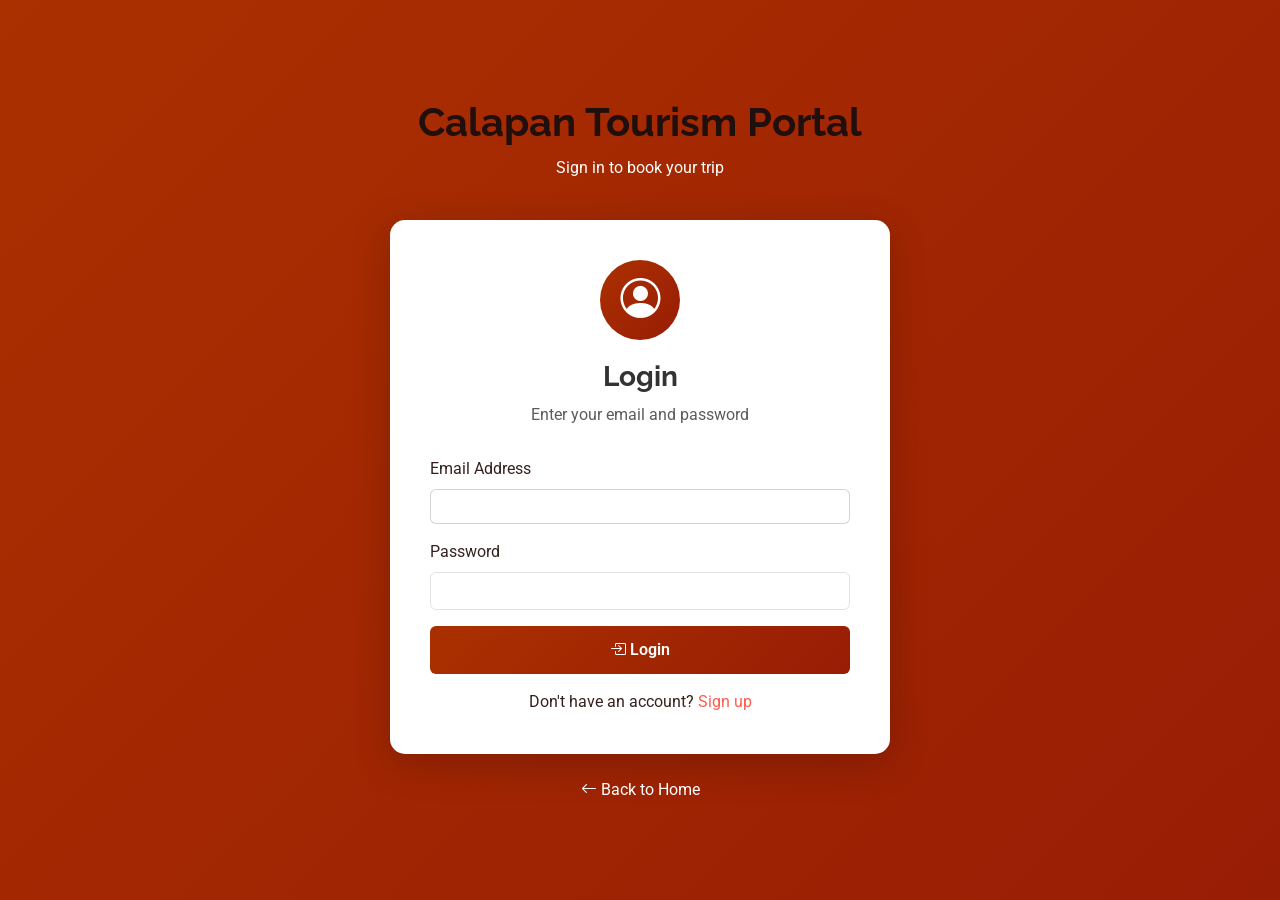
<file: my-bookings.html>
<!DOCTYPE html>
<html lang="en">
<head>
  <meta charset="utf-8">
  <meta content="width=device-width, initial-scale=1.0" name="viewport">
  <title>My Bookings - Calapan Tourism</title>
  <link href="assets/img/favicon.png" rel="icon">
  <link href="assets/img/apple-touch-icon.png" rel="apple-touch-icon">
  <link href="https://fonts.googleapis.com" rel="preconnect"><link href="https://fonts.gstatic.com" rel="preconnect" crossorigin><link href="https://fonts.googleapis.com/css2?family=Roboto:wght@300;400;500;700&family=Poppins:wght@300;400;500;600;700&family=Raleway:wght@300;400;500;600;700&display=swap" rel="stylesheet">
  <link href="assets/vendor/bootstrap/css/bootstrap.min.css" rel="stylesheet">
  <link href="assets/vendor/bootstrap-icons/bootstrap-icons.css" rel="stylesheet">
  <link href="assets/vendor/swiper/swiper-bundle.min.css" rel="stylesheet">
  <link href="assets/vendor/glightbox/css/glightbox.min.css" rel="stylesheet">
  <link href="assets/css/main.css" rel="stylesheet">
  <script src="assets/js/app.js"></script>
  
  <style>
        .page-hero {
            background: linear-gradient(135deg, #ab3000ff 0%, #981d05ff 100%);
            color: white;
            padding: 60px 0;
        }
        .booking-item {
            border: 1px solid #e0e0e0;
            border-radius: 10px;
            padding: 20px;
            margin-bottom: 20px;
            transition: box-shadow 0.3s;
        }
        .booking-item:hover {
            box-shadow: 0 5px 20px rgba(0,0,0,0.1);
        }
        .status-badge {
            padding: 5px 15px;
            border-radius: 20px;
            font-size: 0.85rem;
            font-weight: 600;
        }
    </style>
</head>
<body>
  <header id="header" class="header d-flex align-items-center fixed-top">
    <div class="container-fluid container-xl position-relative d-flex align-items-center justify-content-between">
      <a href="index.html" class="logo d-flex align-items-center">
        <h1 class="sitename">Calapan Tourism</h1>
      </a>
      <nav id="navmenu" class="navmenu">
        <ul>
        <li><a href="index.html" class="">Home</a></li>
        <li><a href="about.html" class="">About</a></li>
        <li><a href="destinations.html" class="">Destinations</a></li>
        <li><a href="gallery.html" class="">Gallery</a></li>
        <li><a href="blog.html" class="">Help</a></li>
        <li><a href="contact.html" class="">Contact</a></li>
          <li id="nav-auth"></li>
        </ul>
        <i class="mobile-nav-toggle d-xl-none bi bi-list"></i>
      </nav>
    </div>
  </header>
  <script>CT.renderNav();</script>
  <style>
    .btn-login, .btn-register { padding: 8px 20px; font-weight: 600; }
    .btn-login { color: #667eea; }
    .btn-register { color: white; border: none; }
    .navmenu a.active { color: #ff2a00ff; font-weight: 700; border-bottom: 2px solid #ff2a00ff; }
  </style>

    <div class="page-hero">
        <div class="container">
            <h1>My Bookings</h1>
            <p>View and manage all your reservations</p>
        </div>
    </div>

    <div class="container my-5" id="mb-root"></div>

  <footer id="footer" class="footer position-relative dark-background">
    <div class="container">
      <div class="row gy-5">
        <div class="col-lg-5">
          <div class="footer-content">
            <a href="index.html" class="logo d-flex align-items-center mb-4"><span class="sitename">Calapan Tourism</span></a>
            <p class="mb-4">Discover the beauty of Calapan City, the capital of Oriental Mindoro. Explore destinations, plan your stay, and create unforgettable memories.</p>
          </div>
        </div>
        <div class="col-lg-3 col-6">
          <div class="footer-links">
            <h4>Explore</h4>
            <ul>
              <li><a href="about.html"><i class="bi bi-chevron-right"></i> About</a></li>
              <li><a href="destinations.html"><i class="bi bi-chevron-right"></i> Destinations</a></li>
              <li><a href="gallery.html"><i class="bi bi-chevron-right"></i> Gallery</a></li>
              <li><a href="blog.html"><i class="bi bi-chevron-right"></i> Help</a></li>
              <li><a href="contact.html"><i class="bi bi-chevron-right"></i> Contact</a></li>
            </ul>
          </div>
        </div>
        <div class="col-lg-4">
          <div class="footer-contact">
            <h4>Get in Touch</h4>
            <div class="contact-item"><div class="contact-icon"><i class="bi bi-geo-alt"></i></div><div class="contact-info"><p>Calapan City<br>Oriental Mindoro, Philippines</p></div></div>
            <div class="contact-item"><div class="contact-icon"><i class="bi bi-telephone"></i></div><div class="contact-info"><p>(043) 123-4567</p></div></div>
            <div class="contact-item"><div class="contact-icon"><i class="bi bi-envelope"></i></div><div class="contact-info"><p>info@calapantourism.com</p></div></div>
          </div>
        </div>
      </div>
    </div>
    <div class="footer-bottom">
      <div class="container">
        <div class="copyright text-center">
          <p>© <span>Copyright</span> <strong class="px-1 sitename">Calapan Tourism</strong> <span>All Rights Reserved</span></p>
        </div>
        <div class="credits text-center">Template by <a href="https://bootstrapmade.com/">BootstrapMade</a></div>
      </div>
    </div>
  </footer>

  <a href="#" id="scroll-top" class="scroll-top d-flex align-items-center justify-content-center"><i class="bi bi-arrow-up-short"></i></a>
  <div id="preloader"></div>

  <script src="assets/vendor/bootstrap/js/bootstrap.bundle.min.js"></script>
  <script src="assets/vendor/purecounter/purecounter_vanilla.js"></script>
  <script src="assets/vendor/swiper/swiper-bundle.min.js"></script>
  <script src="assets/vendor/glightbox/js/glightbox.min.js"></script>
  <script src="assets/vendor/imagesloaded/imagesloaded.pkgd.min.js"></script>
  <script src="assets/vendor/isotope-layout/isotope.pkgd.min.js"></script>
  <script src="assets/js/main.js"></script>

    <script>
    (function () {
        var root = document.getElementById("mb-root");
        if (!CT.currentUser()) { location.replace("login.html?redirect=my-bookings.html"); return; }
        var E = CT.esc;

        function render() {
            var list = CT.bookings(), h = "";
            if (CT.param("booked")) h += '<div class="alert alert-success alert-dismissible fade show"><i class="bi bi-check-circle"></i> Reservation submitted! Hintayin ang confirmation.<button type="button" class="btn-close" data-bs-dismiss="alert"></button></div>';
            if (CT.param("cancelled")) h += '<div class="alert alert-success alert-dismissible fade show"><i class="bi bi-check-circle"></i> Booking cancelled successfully.<button type="button" class="btn-close" data-bs-dismiss="alert"></button></div>';
            if (!list.length) {
                h += '<div class="text-center py-5"><i class="bi bi-calendar-x" style="font-size:4rem;color:#ccc;"></i><h3 class="mt-3">No Bookings Yet</h3><p class="text-muted">You haven\'t made any reservations yet.</p><a href="destinations.html" class="btn btn-primary mt-3"><i class="bi bi-search"></i> Explore Destinations</a></div>';
                root.innerHTML = h; return;
            }
            h += '<div class="row">' + list.map(function (b) {
                var badge = b.status === "pending" ? "warning" : b.status === "confirmed" ? "success" : b.status === "cancelled" ? "danger" : "secondary";
                return '<div class="col-12"><div class="booking-item"><div class="row align-items-center">' +
                  '<div class="col-md-3"><img src="' + E(b.image) + '" class="img-fluid rounded" alt="' + E(b.name) + '"></div>' +
                  '<div class="col-md-6"><h5>' + E(b.name) + '</h5>' +
                  '<p class="text-muted mb-2"><i class="bi bi-tag"></i> ' + E(CT.cap(b.type)) + '</p>' +
                  '<p class="mb-1"><i class="bi bi-calendar-check"></i> <strong>' + (b.check_out_date ? 'Check-in' : 'Date') + ':</strong> ' + CT.shortDate(b.check_in_date) + (b.reservation_time ? ' ' + E(b.reservation_time) : '') + '</p>' +
                  (b.check_out_date ? '<p class="mb-1"><i class="bi bi-calendar-x"></i> <strong>Check-out:</strong> ' + CT.shortDate(b.check_out_date) + '</p>' : '') +
                  (b.room ? '<p class="mb-1"><i class="bi bi-house-door"></i> <strong>Room:</strong> ' + E(b.room) + '</p>' : '') +
                  (b.menu && b.menu.length ? '<p class="mb-1"><i class="bi bi-cup-hot"></i> <strong>Menu:</strong> ' + E(b.menu.join(", ")) + '</p>' : '') +
                  '<p class="mb-1"><i class="bi bi-people"></i> <strong>Guests:</strong> ' + b.guests + '</p>' +
                  '<p class="mb-1"><i class="bi bi-cash"></i> <strong>Total:</strong> ' + CT.peso(b.total) + '</p>' +
                  (b.special_requests ? '<p class="mb-1"><i class="bi bi-chat-text"></i> <strong>Special Requests:</strong> ' + E(b.special_requests) + '</p>' : '') +
                  '</div><div class="col-md-3 text-end"><span class="status-badge bg-' + badge + '">' + E(CT.cap(b.status)) + '</span>' +
                  '<div class="mt-3"><p class="mb-1 small text-muted">Booked: ' + CT.shortDate(b.created_at) + '</p><p class="mb-1 small text-muted">Payment: ' + E(CT.cap(b.payment_status)) + '</p></div>' +
                  (b.status === "pending" ? '<button class="btn btn-sm btn-outline-danger mt-3 cancel-btn" data-id="' + b.id + '"><i class="bi bi-x-circle"></i> Cancel Booking</button>' : '') +
                  '</div></div></div></div>';
            }).join("") + '</div>';
            root.innerHTML = h;
            root.querySelectorAll(".cancel-btn").forEach(function (btn) {
                btn.addEventListener("click", function () {
                    if (!confirm("Are you sure you want to cancel this booking?")) return;
                    CT.cancelBooking(Number(btn.dataset.id));
                    history.replaceState(null, "", "my-bookings.html?cancelled=1");
                    render();
                });
            });
        }
        render();
    })();
    </script>
</body>
</html>
</file>
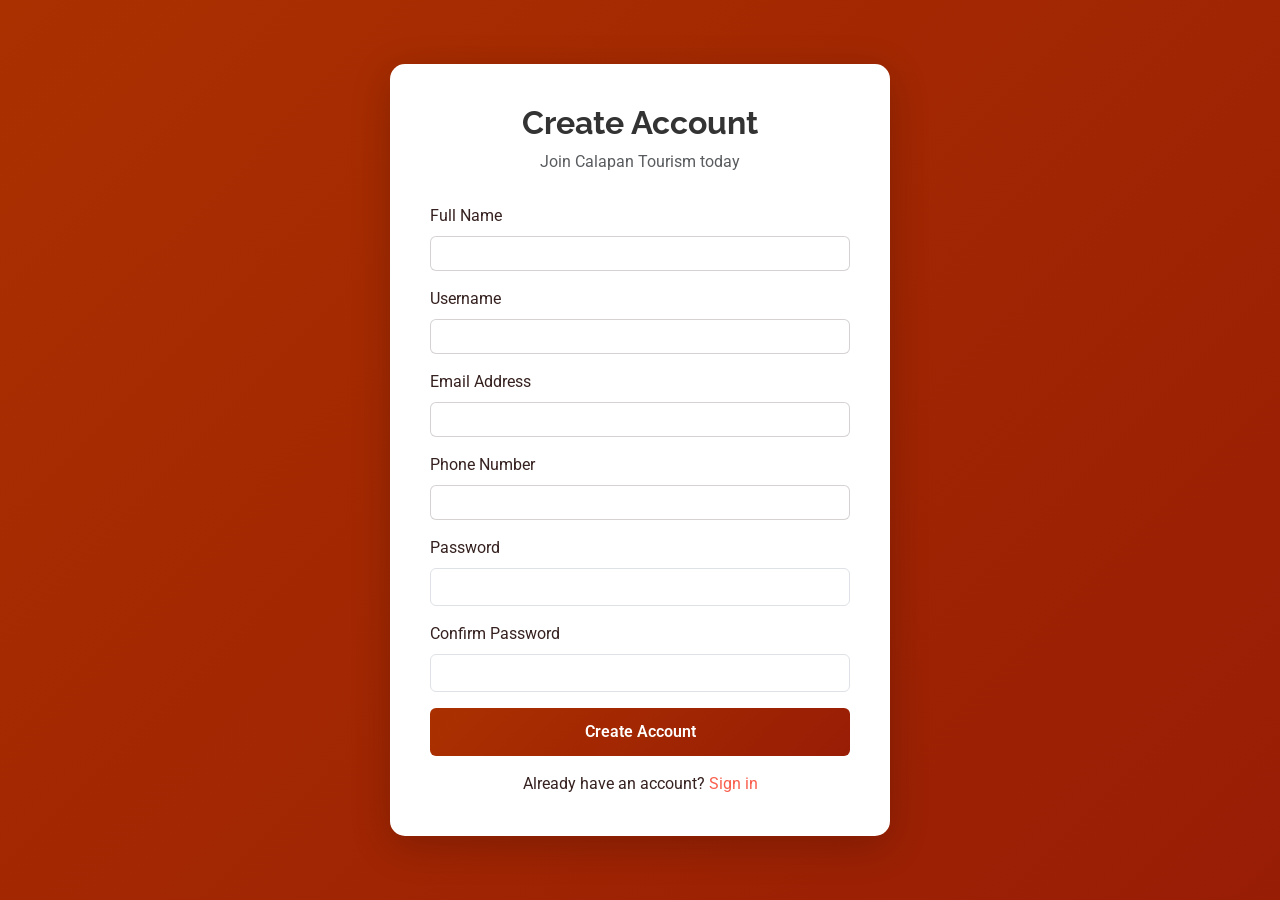
<file: register.html>
<!DOCTYPE html>
<html lang="en">
<head>
  <meta charset="utf-8">
  <meta content="width=device-width, initial-scale=1.0" name="viewport">
  <title>Register - Calapan Tourism</title>
  <link href="assets/img/favicon.png" rel="icon">
  <link href="assets/img/apple-touch-icon.png" rel="apple-touch-icon">
  <link href="https://fonts.googleapis.com" rel="preconnect"><link href="https://fonts.gstatic.com" rel="preconnect" crossorigin><link href="https://fonts.googleapis.com/css2?family=Roboto:wght@300;400;500;700&family=Poppins:wght@300;400;500;600;700&family=Raleway:wght@300;400;500;600;700&display=swap" rel="stylesheet">
  <link href="assets/vendor/bootstrap/css/bootstrap.min.css" rel="stylesheet">
  <link href="assets/vendor/bootstrap-icons/bootstrap-icons.css" rel="stylesheet">
  <link href="assets/vendor/swiper/swiper-bundle.min.css" rel="stylesheet">
  <link href="assets/vendor/glightbox/css/glightbox.min.css" rel="stylesheet">
  <link href="assets/css/main.css" rel="stylesheet">
  <script src="assets/js/app.js"></script>
  
  <style>
        body {
            background: linear-gradient(135deg, #ab3000ff 0%, #981d05ff 100%);
            min-height: 100vh;
            display: flex;
            align-items: center;
            justify-content: center;
            padding: 40px 20px;
        }
        .register-container {
            max-width: 500px;
            width: 100%;
        }
        .register-card {
            background: white;
            border-radius: 15px;
            box-shadow: 0 10px 40px rgba(0,0,0,0.2);
            padding: 40px;
        }
        .register-header {
            text-align: center;
            margin-bottom: 30px;
        }
        .register-header h2 {
            color: #333;
            font-weight: 700;
        }
        .form-control:focus {
            border-color: #667eea;
            box-shadow: 0 0 0 0.2rem rgba(102, 126, 234, 0.25);
        }
        .btn-register {
            background: linear-gradient(135deg, #ab3000ff 0%, #981d05ff 100%);
            border: none;
            color: white;
            padding: 12px;
            font-weight: 600;
            width: 100%;
        }
        .btn-register:hover {
            opacity: 0.9;
            color: white;
        }
    </style>
</head>
<body>
    <div class="register-container">
        <div class="register-card">
            <div class="register-header">
                <h2>Create Account</h2>
                <p class="text-muted">Join Calapan Tourism today</p>
            </div>
            <div id="msg" class="alert d-none"></div>
            <form id="regForm">
                <div class="mb-3"><label for="full_name" class="form-label">Full Name</label><input type="text" class="form-control" id="full_name" required></div>
                <div class="mb-3"><label for="username" class="form-label">Username</label><input type="text" class="form-control" id="username" required></div>
                <div class="mb-3"><label for="email" class="form-label">Email Address</label><input type="email" class="form-control" id="email" required></div>
                <div class="mb-3"><label for="phone" class="form-label">Phone Number</label><input type="text" class="form-control" id="phone"></div>
                <div class="mb-3"><label for="password" class="form-label">Password</label><input type="password" class="form-control" id="password" required></div>
                <div class="mb-3"><label for="confirm_password" class="form-label">Confirm Password</label><input type="password" class="form-control" id="confirm_password" required></div>
                <button type="submit" class="btn btn-register">Create Account</button>
            </form>
            <div class="text-center mt-3">
                <p class="mb-0">Already have an account? <a href="login.html">Sign in</a></p>
            </div>
        </div>
    </div>
    <script>
        document.getElementById("regForm").addEventListener("submit", function (e) {
            e.preventDefault();
            var g = function (id) { return document.getElementById(id).value; };
            var r = CT.register({ full_name: g("full_name"), username: g("username"), email: g("email"), phone: g("phone"), password: g("password"), confirm: g("confirm_password") });
            var m = document.getElementById("msg");
            m.className = "alert " + (r.ok ? "alert-success" : "alert-danger");
            m.textContent = r.msg;
            if (r.ok) { e.target.reset(); setTimeout(function () { location.href = "login.html"; }, 1200); }
        });
    </script>
</body>
</html>
</file>
<file: assets/css/main.css>
/**
* Template Name: TravelTime
* Template URL: https://bootstrapmade.com/traveltime-bootstrap-travel-template/
* Updated: Jul 28 2025 with Bootstrap v5.3.7
* Author: BootstrapMade.com
* License: https://bootstrapmade.com/license/
*/

@charset "UTF-8";

/*--------------------------------------------------------------
# Font & Color Variables
# Help: https://bootstrapmade.com/color-system/
--------------------------------------------------------------*/
/* Fonts */
:root {
  --default-font: "Roboto",  system-ui, -apple-system, "Segoe UI", Roboto, "Helvetica Neue", Arial, "Noto Sans", "Liberation Sans", sans-serif, "Apple Color Emoji", "Segoe UI Emoji", "Segoe UI Symbol", "Noto Color Emoji";
  --heading-font: "Raleway",  sans-serif;
  --nav-font: "Poppins",  sans-serif;
}

/* Global Colors - The following color variables are used throughout the website. Updating them here will change the color scheme of the entire website */
:root { 
  --background-color: #ffffff; /* Background color for the entire website, including individual sections */
  --default-color: #35211f; /* Default color used for the majority of the text content across the entire website */
  --heading-color: #200f0d; /* Color for headings, subheadings and title throughout the website */
  --accent-color: #f95e4d; /* Accent color that represents your brand on the website. It's used for buttons, links, and other elements that need to stand out */
  --surface-color: #ffffff; /* The surface color is used as a background of boxed elements within sections, such as cards, icon boxes, or other elements that require a visual separation from the global background. */
  --contrast-color: #ffffff; /* Contrast color for text, ensuring readability against backgrounds of accent, heading, or default colors. */
}

/* Nav Menu Colors - The following color variables are used specifically for the navigation menu. They are separate from the global colors to allow for more customization options */
:root {
  --nav-color: #ffffff;  /* The default color of the main navmenu links */
  --nav-hover-color: #f95e4d; /* Applied to main navmenu links when they are hovered over or active */
  --nav-mobile-background-color: #ffffff; /* Used as the background color for mobile navigation menu */
  --nav-dropdown-background-color: #ffffff; /* Used as the background color for dropdown items that appear when hovering over primary navigation items */
  --nav-dropdown-color: #35211f; /* Used for navigation links of the dropdown items in the navigation menu. */
  --nav-dropdown-hover-color: #f95e4d; /* Similar to --nav-hover-color, this color is applied to dropdown navigation links when they are hovered over. */
}

/* Color Presets - These classes override global colors when applied to any section or element, providing reuse of the sam color scheme. */

.light-background {
  --background-color: #faf9f6;
  --surface-color: #ffffff;
}

.dark-background {
  --background-color: #031013;
  --default-color: #ffffff;
  --heading-color: #ffffff;
  --surface-color: #252525;
  --contrast-color: #ffffff;
}

/* Smooth scroll */
:root {
  scroll-behavior: smooth;
}

/*--------------------------------------------------------------
# General Styling & Shared Classes
--------------------------------------------------------------*/
body {
  color: var(--default-color);
  background-color: var(--background-color);
  font-family: var(--default-font);
}

a {
  color: var(--accent-color);
  text-decoration: none;
  transition: 0.3s;
}

a:hover {
  color: color-mix(in srgb, var(--accent-color), transparent 25%);
  text-decoration: none;
}

h1,
h2,
h3,
h4,
h5,
h6 {
  color: var(--heading-color);
  font-family: var(--heading-font);
}

/* PHP Email Form Messages
------------------------------*/
.php-email-form .error-message {
  display: none;
  background: #df1529;
  color: #ffffff;
  text-align: left;
  padding: 15px;
  margin-bottom: 24px;
  font-weight: 600;
}

.php-email-form .sent-message {
  display: none;
  color: #ffffff;
  background: #059652;
  text-align: center;
  padding: 15px;
  margin-bottom: 24px;
  font-weight: 600;
}

.php-email-form .loading {
  display: none;
  background: var(--surface-color);
  text-align: center;
  padding: 15px;
  margin-bottom: 24px;
}

.php-email-form .loading:before {
  content: "";
  display: inline-block;
  border-radius: 50%;
  width: 24px;
  height: 24px;
  margin: 0 10px -6px 0;
  border: 3px solid var(--accent-color);
  border-top-color: var(--surface-color);
  animation: php-email-form-loading 1s linear infinite;
}

@keyframes php-email-form-loading {
  0% {
    transform: rotate(0deg);
  }

  100% {
    transform: rotate(360deg);
  }
}

/*--------------------------------------------------------------
# Global Header
--------------------------------------------------------------*/
.header {
  --background-color: rgba(0, 0, 0, 0);
  --default-color: #ffffff;
  --heading-color: #ffffff;
  --surface-color: rgba(0, 0, 0, 0.26);
  color: var(--default-color);
  background-color: var(--background-color);
  padding: 15px 0;
  transition: all 0.5s;
  z-index: 997;
}

.header .logo {
  line-height: 1;
}

.header .logo img {
  max-height: 36px;
  margin-right: 8px;
}

.header .logo h1 {
  font-size: 26px;
  margin: 0;
  font-weight: 600;
  color: var(--heading-color);
}

.header .btn-getstarted,
.header .btn-getstarted:focus {
  color: var(--contrast-color);
  background: var(--accent-color);
  font-size: 14px;
  padding: 8px 26px;
  margin: 0;
  border-radius: 4px;
  transition: 0.3s;
}

.header .btn-getstarted:hover,
.header .btn-getstarted:focus:hover {
  color: var(--contrast-color);
  background: color-mix(in srgb, var(--accent-color), transparent 15%);
}

@media (max-width: 1200px) {
  .header .logo {
    order: 1;
  }

  .header .btn-getstarted {
    order: 2;
    margin: 0 15px 0 0;
    padding: 6px 20px;
  }

  .header .navmenu {
    order: 3;
  }
}

.scrolled .header {
  box-shadow: 0px 0 18px rgba(0, 0, 0, 0.1);
}

/* Global Header on Scroll
------------------------------*/
.scrolled .header {
  --background-color: rgba(0, 0, 0, 0.85);
}

/*--------------------------------------------------------------
# Navigation Menu
--------------------------------------------------------------*/
/* Navmenu - Desktop */
@media (min-width: 1200px) {
  .navmenu {
    padding: 0;
  }

  .navmenu ul {
    margin: 0;
    padding: 0;
    display: flex;
    list-style: none;
    align-items: center;
  }

  .navmenu li {
    position: relative;
  }

  .navmenu a,
  .navmenu a:focus {
    color: var(--nav-color);
    padding: 18px 15px;
    font-size: 14px;
    font-family: var(--nav-font);
    font-weight: 400;
    display: flex;
    align-items: center;
    justify-content: space-between;
    white-space: nowrap;
    transition: 0.3s;
  }

  .navmenu a i,
  .navmenu a:focus i {
    font-size: 12px;
    line-height: 0;
    margin-left: 5px;
    transition: 0.3s;
  }

  .navmenu li:last-child a {
    padding-right: 0;
  }

  .navmenu li:hover>a,
  .navmenu .active,
  .navmenu .active:focus {
    color: var(--nav-hover-color);
  }

  .navmenu .dropdown ul {
    margin: 0;
    padding: 10px 0;
    background: var(--nav-dropdown-background-color);
    display: block;
    position: absolute;
    visibility: hidden;
    left: 14px;
    top: 130%;
    opacity: 0;
    transition: 0.3s;
    border-radius: 4px;
    z-index: 99;
    box-shadow: 0px 0px 30px rgba(0, 0, 0, 0.1);
  }

  .navmenu .dropdown ul li {
    min-width: 200px;
  }

  .navmenu .dropdown ul a {
    padding: 10px 20px;
    font-size: 15px;
    text-transform: none;
    color: var(--nav-dropdown-color);
  }

  .navmenu .dropdown ul a i {
    font-size: 12px;
  }

  .navmenu .dropdown ul a:hover,
  .navmenu .dropdown ul .active:hover,
  .navmenu .dropdown ul li:hover>a {
    color: var(--nav-dropdown-hover-color);
  }

  .navmenu .dropdown:hover>ul {
    opacity: 1;
    top: 100%;
    visibility: visible;
  }

  .navmenu .dropdown .dropdown ul {
    top: 0;
    left: -90%;
    visibility: hidden;
  }

  .navmenu .dropdown .dropdown:hover>ul {
    opacity: 1;
    top: 0;
    left: -100%;
    visibility: visible;
  }
}

/* Navmenu - Mobile */
@media (max-width: 1199px) {
  .mobile-nav-toggle {
    color: var(--nav-color);
    font-size: 28px;
    line-height: 0;
    margin-right: 10px;
    cursor: pointer;
    transition: color 0.3s;
  }

  .navmenu {
    padding: 0;
    z-index: 9997;
  }

  .navmenu ul {
    display: none;
    list-style: none;
    position: absolute;
    inset: 60px 20px 20px 20px;
    padding: 10px 0;
    margin: 0;
    border-radius: 6px;
    background-color: var(--nav-mobile-background-color);
    overflow-y: auto;
    transition: 0.3s;
    z-index: 9998;
    box-shadow: 0px 0px 30px rgba(0, 0, 0, 0.1);
  }

  .navmenu a,
  .navmenu a:focus {
    color: var(--nav-dropdown-color);
    padding: 10px 20px;
    font-family: var(--nav-font);
    font-size: 17px;
    font-weight: 500;
    display: flex;
    align-items: center;
    justify-content: space-between;
    white-space: nowrap;
    transition: 0.3s;
  }

  .navmenu a i,
  .navmenu a:focus i {
    font-size: 12px;
    line-height: 0;
    margin-left: 5px;
    width: 30px;
    height: 30px;
    display: flex;
    align-items: center;
    justify-content: center;
    border-radius: 50%;
    transition: 0.3s;
    background-color: color-mix(in srgb, var(--accent-color), transparent 90%);
  }

  .navmenu a i:hover,
  .navmenu a:focus i:hover {
    background-color: var(--accent-color);
    color: var(--contrast-color);
  }

  .navmenu a:hover,
  .navmenu .active,
  .navmenu .active:focus {
    color: var(--nav-dropdown-hover-color);
  }

  .navmenu .active i,
  .navmenu .active:focus i {
    background-color: var(--accent-color);
    color: var(--contrast-color);
    transform: rotate(180deg);
  }

  .navmenu .dropdown ul {
    position: static;
    display: none;
    z-index: 99;
    padding: 10px 0;
    margin: 10px 20px;
    background-color: var(--nav-dropdown-background-color);
    border: 1px solid color-mix(in srgb, var(--default-color), transparent 90%);
    box-shadow: none;
    transition: all 0.5s ease-in-out;
  }

  .navmenu .dropdown ul ul {
    background-color: rgba(33, 37, 41, 0.1);
  }

  .navmenu .dropdown>.dropdown-active {
    display: block;
    background-color: rgba(33, 37, 41, 0.03);
  }

  .mobile-nav-active {
    overflow: hidden;
  }

  .mobile-nav-active .mobile-nav-toggle {
    color: #fff;
    position: absolute;
    font-size: 32px;
    top: 15px;
    right: 15px;
    margin-right: 0;
    z-index: 9999;
  }

  .mobile-nav-active .navmenu {
    position: fixed;
    overflow: hidden;
    inset: 0;
    background: rgba(33, 37, 41, 0.8);
    transition: 0.3s;
  }

  .mobile-nav-active .navmenu>ul {
    display: block;
  }
}

/*--------------------------------------------------------------
# Global Footer
--------------------------------------------------------------*/
.footer {
  color: var(--default-color);
  background: var(--background-color);
  font-size: 14px;
  padding: 80px 0 0;
  position: relative;
  border-top: 1px solid color-mix(in srgb, var(--default-color), transparent 85%);
}

.footer .footer-content .logo {
  line-height: 1;
}

.footer .footer-content .logo span {
  color: var(--heading-color);
  font-size: 28px;
  font-weight: 700;
  letter-spacing: 0.5px;
  font-family: var(--heading-font);
}

.footer .footer-content p {
  font-size: 15px;
  line-height: 1.6;
  color: color-mix(in srgb, var(--default-color), transparent 15%);
}

.footer .newsletter-form {
  margin-top: 30px;
}

.footer .newsletter-form h5 {
  color: var(--heading-color);
  font-size: 16px;
  font-weight: 600;
  margin-bottom: 15px;
  font-family: var(--heading-font);
}

.footer .newsletter-form .input-group {
  position: relative;
  display: flex;
  border-radius: 50px;
  overflow: hidden;
  box-shadow: 0 2px 10px color-mix(in srgb, var(--default-color), transparent 90%);
}

.footer .newsletter-form input[type=email] {
  flex: 1;
  padding: 12px 20px;
  border: none;
  background-color: var(--surface-color);
  color: var(--default-color);
  font-size: 14px;
}

.footer .newsletter-form input[type=email]:focus {
  outline: none;
  box-shadow: none;
}

.footer .newsletter-form input[type=email]::placeholder {
  color: color-mix(in srgb, var(--default-color), transparent 60%);
}

.footer .newsletter-form .btn-subscribe {
  background-color: var(--accent-color);
  color: var(--contrast-color);
  border: none;
  padding: 12px 20px;
  cursor: pointer;
  transition: 0.3s;
}

.footer .newsletter-form .btn-subscribe:hover {
  background-color: color-mix(in srgb, var(--accent-color), black 10%);
}

.footer .newsletter-form .btn-subscribe i {
  font-size: 16px;
}

.footer .newsletter-form .loading,
.footer .newsletter-form .error-message,
.footer .newsletter-form .sent-message {
  font-size: 13px;
  margin-top: 8px;
}

.footer h4 {
  color: var(--heading-color);
  font-size: 18px;
  font-weight: 600;
  margin-bottom: 25px;
  position: relative;
  font-family: var(--heading-font);
}

.footer h4:after {
  content: "";
  position: absolute;
  left: 0;
  bottom: -8px;
  width: 30px;
  height: 2px;
  background-color: var(--accent-color);
}

.footer .footer-links ul {
  list-style: none;
  padding: 0;
  margin: 0;
}

.footer .footer-links ul li {
  padding: 8px 0;
  display: flex;
  align-items: center;
  transition: 0.3s;
}

.footer .footer-links ul li:hover {
  transform: translateX(5px);
}

.footer .footer-links ul a {
  color: color-mix(in srgb, var(--default-color), transparent 25%);
  text-decoration: none;
  display: flex;
  align-items: center;
  font-size: 14px;
  transition: 0.3s;
}

.footer .footer-links ul a:hover {
  color: var(--accent-color);
}

.footer .footer-links ul a i {
  margin-right: 8px;
  font-size: 12px;
  color: var(--accent-color);
}

.footer .footer-contact .contact-item {
  display: flex;
  align-items: flex-start;
  margin-bottom: 20px;
}

.footer .footer-contact .contact-item .contact-icon {
  width: 40px;
  height: 40px;
  background-color: color-mix(in srgb, var(--accent-color), transparent 90%);
  border-radius: 50%;
  display: flex;
  align-items: center;
  justify-content: center;
  margin-right: 15px;
  flex-shrink: 0;
}

.footer .footer-contact .contact-item .contact-icon i {
  color: var(--accent-color);
  font-size: 16px;
}

.footer .footer-contact .contact-item .contact-info p {
  margin: 0;
  color: color-mix(in srgb, var(--default-color), transparent 20%);
  font-size: 14px;
  line-height: 1.5;
}

.footer .social-links {
  display: flex;
  gap: 12px;
  margin-top: 25px;
}

.footer .social-links a {
  width: 42px;
  height: 42px;
  background-color: color-mix(in srgb, var(--default-color), transparent 92%);
  color: color-mix(in srgb, var(--default-color), transparent 30%);
  display: flex;
  align-items: center;
  justify-content: center;
  border-radius: 50%;
  transition: 0.3s;
  text-decoration: none;
}

.footer .social-links a:hover {
  background-color: var(--accent-color);
  color: var(--contrast-color);
  transform: translateY(-3px);
}

.footer .social-links a i {
  font-size: 16px;
}

.footer .footer-bottom {
  margin-top: 50px;
  padding: 25px 0;
  background-color: color-mix(in srgb, var(--default-color), transparent 95%);
  border-top: 1px solid color-mix(in srgb, var(--default-color), transparent 85%);
}

.footer .footer-bottom .copyright p {
  margin: 0;
  font-size: 14px;
  color: color-mix(in srgb, var(--default-color), transparent 20%);
}

@media (max-width: 991px) {
  .footer .footer-bottom .copyright p {
    text-align: center;
    margin-bottom: 15px;
  }
}

.footer .footer-bottom .footer-bottom-links {
  text-align: right;
  margin-bottom: 8px;
}

@media (max-width: 991px) {
  .footer .footer-bottom .footer-bottom-links {
    text-align: center;
    margin-bottom: 10px;
  }
}

.footer .footer-bottom .footer-bottom-links a {
  color: color-mix(in srgb, var(--default-color), transparent 30%);
  font-size: 13px;
  margin-left: 20px;
  text-decoration: none;
}

.footer .footer-bottom .footer-bottom-links a:first-child {
  margin-left: 0;
}

.footer .footer-bottom .footer-bottom-links a:hover {
  color: var(--accent-color);
}

@media (max-width: 991px) {
  .footer .footer-bottom .footer-bottom-links a {
    margin: 0 10px;
  }
}

.footer .footer-bottom .credits {
  text-align: right;
  font-size: 13px;
  color: color-mix(in srgb, var(--default-color), transparent 40%);
}

@media (max-width: 991px) {
  .footer .footer-bottom .credits {
    text-align: center;
  }
}

.footer .footer-bottom .credits a {
  color: var(--accent-color);
  text-decoration: none;
}

.footer .footer-bottom .credits a:hover {
  text-decoration: underline;
}

@media (max-width: 768px) {
  .footer {
    padding: 60px 0 0;
  }

  .footer .footer-content {
    text-align: center;
    margin-bottom: 40px;
  }

  .footer .footer-links,
  .footer .footer-contact {
    margin-bottom: 40px;
  }
}

input[type=text],
input[type=email],
textarea {
  color: var(--default-color);
  background-color: var(--surface-color);
  font-size: 14px;
  border-color: color-mix(in srgb, var(--default-color), transparent 80%);
}

input[type=text]:focus,
input[type=email]:focus,
textarea:focus {
  border-color: var(--accent-color);
}

input[type=text]::placeholder,
input[type=email]::placeholder,
textarea::placeholder {
  color: color-mix(in srgb, var(--default-color), transparent 70%);
}

/*--------------------------------------------------------------
# Preloader
--------------------------------------------------------------*/
#preloader {
  position: fixed;
  inset: 0;
  z-index: 9999;
  overflow: hidden;
  background-color: var(--background-color);
  transition: all 0.6s ease-out;
}

#preloader:before {
  content: "";
  position: fixed;
  top: calc(50% - 30px);
  left: calc(50% - 30px);
  border: 6px solid var(--accent-color);
  border-top-color: color-mix(in srgb, var(--accent-color), transparent 90%);
  border-radius: 50%;
  width: 60px;
  height: 60px;
  animation: animate-preloader 1s linear infinite;
}

@keyframes animate-preloader {
  0% {
    transform: rotate(0deg);
  }

  100% {
    transform: rotate(360deg);
  }
}

/*--------------------------------------------------------------
# Scroll Top Button
--------------------------------------------------------------*/
.scroll-top {
  position: fixed;
  visibility: hidden;
  opacity: 0;
  right: 15px;
  bottom: -15px;
  z-index: 99999;
  background-color: var(--accent-color);
  width: 44px;
  height: 44px;
  border-radius: 50px;
  transition: all 0.4s;
}

.scroll-top i {
  font-size: 24px;
  color: var(--contrast-color);
  line-height: 0;
}

.scroll-top:hover {
  background-color: color-mix(in srgb, var(--accent-color), transparent 20%);
  color: var(--contrast-color);
}

.scroll-top.active {
  visibility: visible;
  opacity: 1;
  bottom: 15px;
}

/*--------------------------------------------------------------
# Global Page Titles & Breadcrumbs
--------------------------------------------------------------*/
.page-title {
  color: var(--default-color);
  background-color: var(--background-color);
  background-size: cover;
  background-position: center;
  background-repeat: no-repeat;
  padding: 160px 0 80px 0;
  text-align: center;
  position: relative;
}

.page-title:before {
  content: "";
  background-color: color-mix(in srgb, var(--background-color), transparent 50%);
  position: absolute;
  inset: 0;
}

.page-title h1 {
  font-size: 42px;
  font-weight: 700;
  margin-bottom: 10px;
}

.page-title .breadcrumbs ol {
  display: flex;
  flex-wrap: wrap;
  list-style: none;
  justify-content: center;
  padding: 0;
  margin: 0;
  font-size: 16px;
  font-weight: 400;
}

.page-title .breadcrumbs ol li+li {
  padding-left: 10px;
}

.page-title .breadcrumbs ol li+li::before {
  content: "/";
  display: inline-block;
  padding-right: 10px;
  color: color-mix(in srgb, var(--default-color), transparent 50%);
}

/*--------------------------------------------------------------
# Global Sections
--------------------------------------------------------------*/
section,
.section {
  color: var(--default-color);
  background-color: var(--background-color);
  padding: 60px 0;
  scroll-margin-top: 90px;
  overflow: clip;
}

@media (max-width: 1199px) {

  section,
  .section {
    scroll-margin-top: 66px;
  }
}

/*--------------------------------------------------------------
# Global Section Titles
--------------------------------------------------------------*/
.section-title {
  padding-bottom: 60px;
  position: relative;
}

.section-title h2 {
  font-size: 14px;
  font-weight: 500;
  padding: 0;
  line-height: 1px;
  margin: 0;
  letter-spacing: 1.5px;
  text-transform: uppercase;
  color: color-mix(in srgb, var(--default-color), transparent 50%);
  position: relative;
}

.section-title h2::after {
  content: "";
  width: 120px;
  height: 1px;
  display: inline-block;
  background: var(--accent-color);
  margin: 4px 10px;
}

.section-title div {
  color: var(--heading-color);
  margin: 0;
  font-size: 24px;
  font-weight: 700;
  font-family: var(--heading-font);
}

/*--------------------------------------------------------------
# Travel Hero Section
--------------------------------------------------------------*/
.travel-hero {
  background: linear-gradient(color-mix(in srgb, var(--background-color), transparent 30%), color-mix(in srgb, var(--background-color), transparent 30%)), url("../img/travel/Calapan-City.jpg") center center no-repeat;
  background-size: cover;
  padding: 120px 0;
  min-height: 80vh;
  display: grid;
  place-content: center;
}

.travel-hero .content h1 {
  font-size: 3.5rem;
  font-weight: 700;
  margin-bottom: 1.5rem;
}

.travel-hero .content .lead {
  font-size: 1.25rem;
  max-width: 600px;
}

.travel-hero .btn {
  padding: 12px 30px;
  border-radius: 50px;
  font-weight: 600;
  transition: all 0.3s ease;
}

.travel-hero .btn.btn-primary {
  background-color: var(--accent-color);
  border: 2px solid var(--accent-color);
  color: var(--contrast-color);
}

.travel-hero .btn.btn-primary:hover {
  transform: translateY(-3px);
  box-shadow: 0 10px 20px rgba(0, 0, 0, 0.2);
}

.travel-hero .btn.btn-outline-light {
  background-color: transparent;
  border: 2px solid var(--accent-color);
  color: var(--accent-color);
}

.travel-hero .btn.btn-outline-light:hover {
  transform: translateY(-3px);
  box-shadow: 0 10px 20px rgba(0, 0, 0, 0.1);
}

.travel-hero .booking-form {
  background-color: color-mix(in srgb, var(--surface-color), transparent 10%);
  border-radius: 15px;
  padding: 30px;
  box-shadow: 0 10px 30px rgba(0, 0, 0, 0.15);
}

.travel-hero .booking-form label {
  font-weight: 600;
  color: var(--heading-color);
  margin-bottom: 8px;
}

.travel-hero .booking-form .form-control {
  border: 1px solid color-mix(in srgb, var(--default-color), transparent 80%);
  border-radius: 8px;
  padding: 12px 15px;
  height: auto;
  background-color: transparent;
  color: var(--default-color);
}

.travel-hero .booking-form .form-control:focus {
  border-color: var(--accent-color);
  box-shadow: none;
}

.travel-hero .booking-form .form-control::placeholder {
  color: color-mix(in srgb, var(--default-color), transparent 50%);
}

.travel-hero .booking-form .btn-accent {
  background-color: var(--accent-color);
  border: none;
  color: var(--contrast-color);
  padding: 12px;
  font-weight: 600;
  border-radius: 8px;
}

.travel-hero .booking-form .btn-accent:hover {
  background-color: color-mix(in srgb, var(--accent-color), transparent 20%);
  transform: translateY(-2px);
  box-shadow: 0 5px 15px rgba(0, 0, 0, 0.1);
}

@media (max-width: 992px) {
  .travel-hero {
    padding: 80px 0;
  }

  .travel-hero .content h1 {
    font-size: 2.5rem;
  }
}

@media (max-width: 768px) {
  .travel-hero .content {
    text-align: center;
  }

  .travel-hero .content h1 {
    font-size: 2rem;
  }

  .travel-hero .content .lead {
    font-size: 1rem;
  }

  .travel-hero .d-flex {
    justify-content: center !important;
  }
}

/*--------------------------------------------------------------
# Why Us Section
--------------------------------------------------------------*/
.why-us .content-grid {
  margin-bottom: 5rem;
}

@media (max-width: 768px) {
  .why-us .content-grid {
    margin-bottom: 3rem;
  }
}

.why-us .about-block {
  background: var(--surface-color);
  padding: 3rem;
  border-radius: 20px;
  height: 100%;
  border: 1px solid color-mix(in srgb, var(--default-color), transparent 90%);
  transition: all 0.3s ease;
}

.why-us .about-block:hover {
  transform: translateY(-5px);
  box-shadow: 0 15px 40px rgba(0, 0, 0, 0.1);
}

.why-us .about-block .about-header {
  margin-bottom: 2rem;
}

.why-us .about-block .about-header h3 {
  font-size: 2rem;
  font-weight: 700;
  margin-top: 1rem;
  line-height: 1.3;
}

.why-us .about-block .about-content p {
  font-size: 1.1rem;
  line-height: 1.7;
  margin-bottom: 1.5rem;
  color: color-mix(in srgb, var(--default-color), transparent 15%);
}

.why-us .about-block .feature-list {
  margin-top: 2rem;
}

.why-us .about-block .feature-list .feature-item {
  display: flex;
  align-items: center;
  gap: 1rem;
  margin-bottom: 1rem;
}

.why-us .about-block .feature-list .feature-item i {
  color: var(--accent-color);
  font-size: 1.1rem;
  flex-shrink: 0;
}

.why-us .about-block .feature-list .feature-item span {
  font-size: 1rem;
  line-height: 1.5;
}

@media (max-width: 768px) {
  .why-us .about-block {
    padding: 2rem;
    margin-bottom: 2rem;
  }

  .why-us .about-block .about-header h3 {
    font-size: 1.6rem;
  }
}

.why-us .section-badge {
  display: inline-block;
  background: color-mix(in srgb, var(--accent-color), transparent 85%);
  color: var(--accent-color);
  padding: 0.5rem 1.5rem;
  border-radius: 50px;
  font-size: 0.9rem;
  font-weight: 600;
  text-transform: uppercase;
  letter-spacing: 0.5px;
}

.why-us .image-showcase {
  position: relative;
  height: 100%;
}

.why-us .image-showcase .main-image {
  position: relative;
  height: 100%;
  min-height: 400px;
}

.why-us .image-showcase .main-image img {
  height: 100%;
  object-fit: cover;
}

.why-us .image-showcase .main-image .overlay-badge {
  position: absolute;
  top: 20px;
  right: 20px;
  background: var(--surface-color);
  padding: 1rem 1.5rem;
  border-radius: 15px;
  box-shadow: 0 10px 30px rgba(0, 0, 0, 0.1);
}

.why-us .image-showcase .main-image .overlay-badge .badge-content {
  display: flex;
  align-items: center;
  gap: 1rem;
}

.why-us .image-showcase .main-image .overlay-badge .badge-content i {
  font-size: 1.5rem;
  color: var(--accent-color);
}

.why-us .image-showcase .main-image .overlay-badge .badge-content .badge-text strong {
  display: block;
  font-size: 0.9rem;
  font-weight: 600;
  color: var(--heading-color);
}

.why-us .image-showcase .main-image .overlay-badge .badge-content .badge-text span {
  font-size: 0.8rem;
  color: color-mix(in srgb, var(--default-color), transparent 30%);
}

.why-us .image-showcase .floating-card {
  position: absolute;
  bottom: -20px;
  left: 20px;
  background: var(--surface-color);
  padding: 1rem;
  border-radius: 12px;
  box-shadow: 0 15px 40px rgba(0, 0, 0, 0.15);
  display: flex;
  align-items: center;
  gap: 1rem;
  min-width: 200px;
}

.why-us .image-showcase .floating-card img {
  width: 50px;
  height: 50px;
  object-fit: cover;
}

.why-us .image-showcase .floating-card .card-content .rating {
  display: flex;
  align-items: center;
  gap: 0.2rem;
  margin-bottom: 0.5rem;
}

.why-us .image-showcase .floating-card .card-content .rating i {
  color: #ffc107;
  font-size: 0.8rem;
}

.why-us .image-showcase .floating-card .card-content .rating span {
  font-size: 0.8rem;
  font-weight: 600;
  margin-left: 0.5rem;
}

.why-us .image-showcase .floating-card .card-content p {
  margin: 0;
  font-size: 0.85rem;
  color: color-mix(in srgb, var(--default-color), transparent 20%);
}

@media (max-width: 768px) {
  .why-us .image-showcase .main-image {
    min-height: 300px;
  }

  .why-us .image-showcase .overlay-badge {
    top: 15px;
    right: 15px;
    padding: 0.8rem 1rem;
  }

  .why-us .image-showcase .floating-card {
    position: static;
    margin-top: 1rem;
    transform: none;
  }
}

.why-us .why-choose-wrapper {
  margin-top: 6rem;
}

.why-us .why-choose-wrapper .section-header {
  margin-bottom: 4rem;
}

.why-us .why-choose-wrapper .section-header h3 {
  font-size: 2.5rem;
  font-weight: 700;
  margin: 1rem 0 1.5rem;
  line-height: 1.2;
}

@media (max-width: 768px) {
  .why-us .why-choose-wrapper .section-header h3 {
    font-size: 2rem;
  }
}

.why-us .why-choose-wrapper .section-header p {
  font-size: 1.1rem;
  color: color-mix(in srgb, var(--default-color), transparent 20%);
  max-width: 600px;
  margin: 0 auto;
}

@media (max-width: 768px) {
  .why-us .why-choose-wrapper {
    margin-top: 4rem;
  }

  .why-us .why-choose-wrapper .section-header {
    margin-bottom: 2.5rem;
  }
}

.why-us .feature-box {
  text-align: center;
  padding: 2rem;
  border-radius: 16px;
  background: var(--surface-color);
  border: 2px solid transparent;
  transition: all 0.3s ease;
  height: 100%;
}

.why-us .feature-box:hover {
  border-color: var(--accent-color);
  transform: translateY(-8px);
  box-shadow: 0 20px 40px rgba(0, 0, 0, 0.1);
}

.why-us .feature-box:hover .feature-icon-wrapper {
  transform: scale(1.1);
}

.why-us .feature-box:hover .feature-icon-wrapper .feature-icon {
  background: var(--accent-color);
  color: var(--contrast-color);
}

.why-us .feature-box .feature-icon-wrapper {
  margin-bottom: 1.5rem;
  transition: transform 0.3s ease;
}

.why-us .feature-box .feature-icon-wrapper .feature-icon {
  width: 70px;
  height: 70px;
  background: color-mix(in srgb, var(--accent-color), transparent 90%);
  color: var(--accent-color);
  border-radius: 50%;
  display: flex;
  align-items: center;
  justify-content: center;
  margin: 0 auto;
  font-size: 1.5rem;
  transition: all 0.3s ease;
}

.why-us .feature-box h4 {
  font-size: 1.3rem;
  font-weight: 600;
  margin-bottom: 1rem;
  color: var(--heading-color);
}

.why-us .feature-box p {
  font-size: 1rem;
  line-height: 1.6;
  color: color-mix(in srgb, var(--default-color), transparent 25%);
  margin: 0;
}

@media (max-width: 768px) {
  .why-us .feature-box {
    padding: 1.5rem;
  }

  .why-us .feature-box .feature-icon-wrapper .feature-icon {
    width: 60px;
    height: 60px;
    font-size: 1.3rem;
  }

  .why-us .feature-box h4 {
    font-size: 1.2rem;
  }
}

/*--------------------------------------------------------------
# Featured Destinations Section
--------------------------------------------------------------*/
.featured-destinations .destination-card {
  background: var(--surface-color);
  border-radius: 12px;
  overflow: hidden;
  box-shadow: 0 4px 20px rgba(0, 0, 0, 0.08);
  transition: all 0.3s ease;
  height: 100%;
}

.featured-destinations .destination-card:hover {
  transform: translateY(-8px);
  box-shadow: 0 8px 30px rgba(0, 0, 0, 0.15);
}

.featured-destinations .destination-card:hover .image-wrapper img {
  transform: scale(1.05);
}

.featured-destinations .destination-card:hover .explore-btn {
  background: var(--accent-color);
  color: var(--contrast-color);
  transform: translateX(5px);
}

.featured-destinations .image-wrapper {
  position: relative;
  height: 220px;
  overflow: hidden;
}

.featured-destinations .image-wrapper img {
  width: 100%;
  height: 100%;
  object-fit: cover;
  transition: transform 0.3s ease;
}

.featured-destinations .image-wrapper .overlay {
  position: absolute;
  top: 0;
  left: 0;
  width: 100%;
  height: 100%;
  background: linear-gradient(45deg, rgba(0, 0, 0, 0.3), transparent 50%);
}

.featured-destinations .image-wrapper .badge {
  position: absolute;
  top: 15px;
  left: 15px;
  background: var(--accent-color);
  color: var(--contrast-color);
  padding: 4px 12px;
  border-radius: 15px;
  font-size: 12px;
  font-weight: 600;
  text-transform: uppercase;
  letter-spacing: 0.5px;
}

.featured-destinations .image-wrapper .badge.featured {
  background: #ff6b35;
}

.featured-destinations .image-wrapper .badge.new {
  background: #28a745;
}

.featured-destinations .content {
  padding: 20px;
  display: flex;
  flex-direction: column;
  height: calc(100% - 220px);
}

.featured-destinations .content h4 {
  font-size: 18px;
  font-weight: 700;
  margin-bottom: 10px;
  color: var(--heading-color);
}

.featured-destinations .content p {
  font-size: 14px;
  line-height: 1.6;
  color: var(--default-color);
  margin-bottom: 15px;
  flex-grow: 1;
}

.featured-destinations .features {
  margin-bottom: 20px;
}

.featured-destinations .features .feature-tag {
  display: inline-block;
  background: color-mix(in srgb, var(--accent-color), transparent 90%);
  color: var(--accent-color);
  font-size: 11px;
  font-weight: 600;
  padding: 3px 8px;
  border-radius: 10px;
  margin-right: 6px;
  margin-bottom: 4px;
  text-transform: uppercase;
  letter-spacing: 0.3px;
}

.featured-destinations .card-footer {
  display: flex;
  align-items: center;
  justify-content: space-between;
  margin-top: auto;
}

.featured-destinations .card-footer .tours-count {
  font-size: 12px;
  color: color-mix(in srgb, var(--default-color), transparent 40%);
  font-weight: 500;
}

.featured-destinations .card-footer .explore-btn {
  background: transparent;
  border: 1px solid color-mix(in srgb, var(--accent-color), transparent 70%);
  color: var(--accent-color);
  padding: 6px 16px;
  border-radius: 20px;
  font-size: 12px;
  font-weight: 600;
  text-decoration: none;
  transition: all 0.3s ease;
  display: flex;
  align-items: center;
  gap: 5px;
}

.featured-destinations .card-footer .explore-btn i {
  font-size: 10px;
  transition: transform 0.3s ease;
}

.featured-destinations .destinations-cta {
  margin-top: 60px;
  padding: 40px;
  background: linear-gradient(135deg, color-mix(in srgb, var(--accent-color), transparent 95%) 0%, color-mix(in srgb, var(--accent-color), transparent 90%) 100%);
  border-radius: 16px;
  text-align: center;
}

.featured-destinations .destinations-cta h3 {
  font-size: 28px;
  font-weight: 700;
  margin-bottom: 15px;
  color: var(--heading-color);
}

.featured-destinations .destinations-cta p {
  font-size: 16px;
  color: var(--default-color);
  margin-bottom: 30px;
  max-width: 600px;
  margin-left: auto;
  margin-right: auto;
}

.featured-destinations .destinations-cta .cta-buttons {
  display: flex;
  gap: 15px;
  justify-content: center;
  flex-wrap: wrap;
}

.featured-destinations .destinations-cta .btn {
  padding: 12px 30px;
  border-radius: 25px;
  font-weight: 600;
  text-decoration: none;
  transition: all 0.3s ease;
  border: 2px solid;
}

.featured-destinations .destinations-cta .btn.btn-primary {
  background: var(--accent-color);
  color: var(--contrast-color);
  border-color: var(--accent-color);
}

.featured-destinations .destinations-cta .btn.btn-primary:hover {
  background: color-mix(in srgb, var(--accent-color), black 10%);
  border-color: color-mix(in srgb, var(--accent-color), black 10%);
  transform: translateY(-2px);
}

.featured-destinations .destinations-cta .btn.btn-outline {
  background: transparent;
  color: var(--accent-color);
  border-color: var(--accent-color);
}

.featured-destinations .destinations-cta .btn.btn-outline:hover {
  background: var(--accent-color);
  color: var(--contrast-color);
  transform: translateY(-2px);
}

@media (max-width: 768px) {
  .featured-destinations .destination-card .image-wrapper {
    height: 200px;
  }

  .featured-destinations .destination-card .content {
    height: calc(100% - 200px);
    padding: 16px;
  }

  .featured-destinations .destination-card .content h4 {
    font-size: 16px;
  }

  .featured-destinations .destination-card .content p {
    font-size: 13px;
  }

  .featured-destinations .destination-card .card-footer {
    flex-direction: column;
    align-items: stretch;
    gap: 10px;
  }

  .featured-destinations .destination-card .card-footer .explore-btn {
    text-align: center;
    justify-content: center;
  }

  .featured-destinations .destinations-cta {
    padding: 30px 20px;
    margin-top: 40px;
  }

  .featured-destinations .destinations-cta h3 {
    font-size: 24px;
  }

  .featured-destinations .destinations-cta p {
    font-size: 14px;
  }

  .featured-destinations .destinations-cta .cta-buttons {
    flex-direction: column;
    align-items: center;
  }

  .featured-destinations .destinations-cta .cta-buttons .btn {
    width: 100%;
    max-width: 250px;
  }
}

@media (max-width: 576px) {
  .featured-destinations .features .feature-tag {
    font-size: 10px;
    padding: 2px 6px;
    margin-right: 4px;
  }
}

/*--------------------------------------------------------------
# Featured Tours Section
--------------------------------------------------------------*/
.featured-tours .destination-card {
  border-radius: 16px;
  overflow: hidden;
  height: 400px;
  position: relative;
  transition: all 0.4s ease;
}

.featured-tours .destination-card:hover {
  transform: translateY(-10px) scale(1.02);
  box-shadow: 0 15px 35px color-mix(in srgb, var(--default-color), transparent 75%);
}

.featured-tours .destination-card .destination-overlay {
  position: relative;
  height: 100%;
  border-radius: 16px;
  overflow: hidden;
}

.featured-tours .destination-card .destination-overlay img {
  width: 100%;
  height: 100%;
  object-fit: cover;
  transition: transform 0.4s ease;
}

.featured-tours .destination-card .destination-overlay .card-overlay {
  position: absolute;
  top: 0;
  left: 0;
  right: 0;
  bottom: 0;
  background: rgba(0, 0, 0, 0.6);
  display: flex;
  flex-direction: column;
  justify-content: space-between;
  padding: 20px;
  opacity: 0;
  transition: opacity 0.4s ease;
}

.featured-tours .destination-card .destination-overlay .badge-container {
  display: flex;
  justify-content: space-between;
  align-items: flex-start;
}

.featured-tours .destination-card .destination-overlay .badge-container .featured-badge {
  background-color: var(--accent-color);
  color: var(--contrast-color);
  padding: 6px 14px;
  border-radius: 25px;
  font-size: 11px;
  font-weight: 700;
  text-transform: uppercase;
  letter-spacing: 0.8px;
  box-shadow: 0 4px 12px color-mix(in srgb, var(--accent-color), transparent 60%);
}

.featured-tours .destination-card .destination-overlay .badge-container .featured-badge.hot {
  background-color: #ff4757;
}

.featured-tours .destination-card .destination-overlay .badge-container .featured-badge.cultural {
  background-color: #7209b7;
}

.featured-tours .destination-card .destination-overlay .badge-container .featured-badge.limited {
  background-color: #ff6b35;
}

.featured-tours .destination-card .destination-overlay .badge-container .featured-badge.new {
  background-color: #2ed573;
}

.featured-tours .destination-card .destination-overlay .badge-container .featured-badge.adventure {
  background-color: #ff7675;
}

.featured-tours .destination-card .destination-overlay .badge-container .featured-badge.popular {
  background-color: #fdcb6e;
  color: var(--heading-color);
}

.featured-tours .destination-card .destination-overlay .badge-container .featured-badge.luxury {
  background-color: #a29bfe;
}

.featured-tours .destination-card .destination-overlay .badge-container .price-tag {
  background-color: color-mix(in srgb, var(--contrast-color), transparent 15%);
  color: var(--heading-color);
  padding: 8px 16px;
  border-radius: 8px;
  font-size: 16px;
  font-weight: 800;
  backdrop-filter: blur(10px);
  border: 1px solid color-mix(in srgb, var(--contrast-color), transparent 70%);
}

.featured-tours .destination-card .destination-overlay .card-details {
  color: var(--contrast-color);
}

.featured-tours .destination-card .destination-overlay .card-details h5 {
  font-size: 22px;
  font-weight: 700;
  margin-bottom: 12px;
  color: var(--contrast-color);
  line-height: 1.3;
}

.featured-tours .destination-card .destination-overlay .card-details .meta-info {
  display: flex;
  gap: 20px;
  margin-bottom: 15px;
  font-size: 13px;
}

.featured-tours .destination-card .destination-overlay .card-details .meta-info span {
  display: flex;
  align-items: center;
  gap: 6px;
  color: color-mix(in srgb, var(--contrast-color), transparent 20%);
}

.featured-tours .destination-card .destination-overlay .card-details .meta-info span i {
  color: var(--accent-color);
  font-size: 14px;
}

.featured-tours .destination-card .destination-overlay .card-details p {
  font-size: 14px;
  line-height: 1.6;
  margin-bottom: 20px;
  color: color-mix(in srgb, var(--contrast-color), transparent 15%);
}

.featured-tours .destination-card .destination-overlay .card-details .action-row {
  display: flex;
  justify-content: space-between;
  align-items: center;
}

.featured-tours .destination-card .destination-overlay .card-details .action-row .explore-btn {
  background-color: var(--accent-color);
  color: var(--contrast-color);
  padding: 10px 20px;
  border-radius: 25px;
  font-weight: 600;
  font-size: 13px;
  text-decoration: none;
  transition: all 0.3s ease;
  text-transform: uppercase;
  letter-spacing: 0.5px;
}

.featured-tours .destination-card .destination-overlay .card-details .action-row .explore-btn:hover {
  background-color: color-mix(in srgb, var(--accent-color), black 20%);
  transform: translateY(-2px);
  color: var(--contrast-color);
  box-shadow: 0 6px 15px color-mix(in srgb, var(--accent-color), transparent 50%);
}

.featured-tours .destination-card .destination-overlay .card-details .action-row .rating-stars {
  display: flex;
  align-items: center;
  gap: 2px;
}

.featured-tours .destination-card .destination-overlay .card-details .action-row .rating-stars i {
  color: #ffd700;
  font-size: 12px;
}

.featured-tours .destination-card .destination-overlay .card-details .action-row .rating-stars small {
  margin-left: 6px;
  color: color-mix(in srgb, var(--contrast-color), transparent 20%);
  font-weight: 600;
  font-size: 12px;
}

.featured-tours .destination-card:hover .destination-overlay img {
  transform: scale(1.1);
}

.featured-tours .destination-card:hover .destination-overlay .card-overlay {
  opacity: 1;
}

.featured-tours .discover-more-btn {
  background: linear-gradient(135deg, var(--accent-color), color-mix(in srgb, var(--accent-color), #0066cc 30%));
  color: var(--contrast-color);
  padding: 16px 40px;
  border-radius: 30px;
  font-weight: 700;
  font-size: 16px;
  text-decoration: none;
  text-transform: uppercase;
  letter-spacing: 1px;
  transition: all 0.4s ease;
  display: inline-block;
  position: relative;
  overflow: hidden;
}

.featured-tours .discover-more-btn::before {
  content: "";
  position: absolute;
  top: 0;
  left: -100%;
  width: 100%;
  height: 100%;
  background: linear-gradient(90deg, transparent, color-mix(in srgb, var(--contrast-color), transparent 80%), transparent);
  transition: left 0.6s ease;
}

.featured-tours .discover-more-btn:hover {
  transform: translateY(-3px);
  box-shadow: 0 10px 25px color-mix(in srgb, var(--accent-color), transparent 60%);
  color: var(--contrast-color);
}

.featured-tours .discover-more-btn:hover::before {
  left: 100%;
}

@media (max-width: 1200px) {
  .featured-tours .destination-card {
    height: 380px;
  }

  .featured-tours .destination-card .destination-overlay .card-details h5 {
    font-size: 20px;
  }

  .featured-tours .destination-card .destination-overlay .card-details .meta-info {
    flex-direction: column;
    gap: 8px;
  }

  .featured-tours .destination-card .destination-overlay .card-details .action-row {
    flex-direction: column;
    gap: 12px;
    align-items: stretch;
  }

  .featured-tours .destination-card .destination-overlay .card-details .action-row .explore-btn {
    text-align: center;
  }

  .featured-tours .destination-card .destination-overlay .card-details .action-row .rating-stars {
    justify-content: center;
  }
}

@media (max-width: 768px) {
  .featured-tours .destination-card {
    height: 350px;
  }

  .featured-tours .destination-card .destination-overlay .card-overlay {
    opacity: 1;
    background: linear-gradient(180deg, color-mix(in srgb, var(--default-color), transparent 60%) 0%, color-mix(in srgb, var(--default-color), transparent 20%) 100%);
  }

  .featured-tours .destination-card .destination-overlay .card-details h5 {
    font-size: 18px;
  }

  .featured-tours .destination-card .destination-overlay .card-details p {
    font-size: 13px;
    margin-bottom: 15px;
  }
}

@media (max-width: 576px) {
  .featured-tours .destination-card {
    height: 320px;
  }

  .featured-tours .destination-card .destination-overlay .badge-container {
    flex-direction: column;
    gap: 8px;
    align-items: flex-start;
  }

  .featured-tours .destination-card .destination-overlay .badge-container .featured-badge {
    font-size: 10px;
    padding: 5px 10px;
  }

  .featured-tours .destination-card .destination-overlay .badge-container .price-tag {
    font-size: 14px;
    padding: 6px 12px;
  }

  .featured-tours .destination-card .destination-overlay .card-details .meta-info {
    gap: 6px;
  }

  .featured-tours .destination-card .destination-overlay .card-details .action-row {
    gap: 10px;
  }

  .featured-tours .destination-card .destination-overlay .card-details .action-row .explore-btn {
    padding: 8px 16px;
    font-size: 12px;
  }
}

/*--------------------------------------------------------------
# Testimonials Home Section
--------------------------------------------------------------*/
.testimonials-home .testimonials-carousel,
.testimonials-home .testimonials-slider {
  overflow: hidden;
}

.testimonials-home .testimonial-item .testimonial-content {
  border-left: 3px solid var(--accent-color);
  padding-left: 30px;
}

.testimonials-home .testimonial-item .testimonial-img {
  border-radius: 50%;
  border: 4px solid var(--background-color);
  margin: 0 auto;
}

.testimonials-home .testimonial-item h3 {
  font-size: 20px;
  font-weight: bold;
  margin: 10px 0 5px 0;
}

.testimonials-home .testimonial-item h4 {
  font-size: 14px;
  color: color-mix(in srgb, var(--default-color), transparent 40%);
  margin: 0 0 10px 0;
}

.testimonials-home .testimonial-item .stars i {
  color: #ffc107;
  margin: 0 1px;
}

.testimonials-home .testimonial-item .quote-icon-left,
.testimonials-home .testimonial-item .quote-icon-right {
  color: color-mix(in srgb, var(--accent-color), transparent 50%);
  font-size: 26px;
  line-height: 0;
}

.testimonials-home .testimonial-item .quote-icon-left {
  display: inline-block;
  left: -5px;
  position: relative;
}

.testimonials-home .testimonial-item .quote-icon-right {
  display: inline-block;
  right: -5px;
  position: relative;
  top: 10px;
  transform: scale(-1, -1);
}

.testimonials-home .testimonial-item p {
  font-style: italic;
}

.testimonials-home .swiper-wrapper {
  height: auto;
}

.testimonials-home .swiper-pagination {
  margin-top: 30px;
  position: relative;
}

.testimonials-home .swiper-pagination .swiper-pagination-bullet {
  width: 12px;
  height: 12px;
  background-color: color-mix(in srgb, var(--default-color), transparent 85%);
  opacity: 1;
}

.testimonials-home .swiper-pagination .swiper-pagination-bullet-active {
  background-color: var(--accent-color);
}

/*--------------------------------------------------------------
# Call To Action Section
--------------------------------------------------------------*/
.call-to-action {
  background: linear-gradient(135deg, color-mix(in srgb, var(--accent-color), transparent 5%) 0%, color-mix(in srgb, var(--accent-color), transparent 5%) 100%);
  position: relative;
  overflow: hidden;
}

.call-to-action::before {
  content: "";
  position: absolute;
  top: 0;
  right: 0;
  width: 100%;
  height: 100%;
  background: url("../img/travel/misc-5.webp") center/cover no-repeat;
  opacity: 0.1;
  z-index: 0;
}

.call-to-action .container {
  position: relative;
  z-index: 1;
}

.call-to-action h2 {
  font-size: 3rem;
  font-weight: 700;
  margin-bottom: 1.5rem;
  color: var(--contrast-color);
}

@media (max-width: 768px) {
  .call-to-action h2 {
    font-size: 2.2rem;
  }
}

.call-to-action p {
  font-size: 1.1rem;
  margin-bottom: 2.5rem;
  color: color-mix(in srgb, var(--contrast-color), transparent 15%);
  line-height: 1.6;
}

.call-to-action .cta-buttons {
  display: flex;
  gap: 1rem;
  justify-content: center;
  margin-bottom: 3rem;
}

@media (max-width: 576px) {
  .call-to-action .cta-buttons {
    flex-direction: column;
    align-items: center;
  }
}

.call-to-action .cta-buttons .btn-primary,
.call-to-action .cta-buttons .btn-secondary {
  padding: 12px 30px;
  font-weight: 600;
  text-transform: uppercase;
  letter-spacing: 1px;
  border-radius: 50px;
  transition: all 0.3s ease;
  border: 2px solid transparent;
  text-decoration: none;
  display: inline-block;
}

.call-to-action .cta-buttons .btn-primary {
  background-color: var(--contrast-color);
  color: var(--accent-color);
  border-color: var(--contrast-color);
}

.call-to-action .cta-buttons .btn-primary:hover {
  background-color: transparent;
  color: var(--contrast-color);
  border-color: var(--contrast-color);
  transform: translateY(-3px);
  box-shadow: 0 10px 30px color-mix(in srgb, var(--default-color), transparent 70%);
}

.call-to-action .cta-buttons .btn-secondary {
  background-color: transparent;
  color: var(--contrast-color);
  border-color: var(--contrast-color);
}

.call-to-action .cta-buttons .btn-secondary:hover {
  background-color: var(--contrast-color);
  color: var(--accent-color);
  transform: translateY(-3px);
  box-shadow: 0 10px 30px color-mix(in srgb, var(--default-color), transparent 70%);
}

.call-to-action .feature-item {
  background-color: color-mix(in srgb, var(--contrast-color), transparent 90%);
  backdrop-filter: blur(10px);
  padding: 2rem 1.5rem;
  border-radius: 15px;
  margin-bottom: 2rem;
  transition: all 0.3s ease;
  border: 1px solid color-mix(in srgb, var(--contrast-color), transparent 80%);
}

.call-to-action .feature-item:hover {
  transform: translateY(-10px);
  background-color: color-mix(in srgb, var(--contrast-color), transparent 85%);
  box-shadow: 0 20px 40px color-mix(in srgb, var(--default-color), transparent 80%);
}

.call-to-action .feature-item .icon {
  width: 70px;
  height: 70px;
  background-color: var(--contrast-color);
  border-radius: 50%;
  display: flex;
  align-items: center;
  justify-content: center;
  margin: 0 auto 1rem;
  transition: all 0.3s ease;
}

.call-to-action .feature-item .icon i {
  font-size: 2rem;
  color: var(--accent-color);
}

.call-to-action .feature-item h4 {
  color: var(--contrast-color);
  font-size: 1.3rem;
  font-weight: 600;
  margin-bottom: 0.5rem;
}

.call-to-action .feature-item p {
  color: color-mix(in srgb, var(--contrast-color), transparent 25%);
  font-size: 0.95rem;
  margin: 0;
  line-height: 1.5;
}

.call-to-action .stats-section {
  background-color: color-mix(in srgb, var(--contrast-color), transparent 90%);
  backdrop-filter: blur(10px);
  border-radius: 20px;
  padding: 3rem 2rem;
  margin-top: 3rem;
  border: 1px solid color-mix(in srgb, var(--contrast-color), transparent 80%);
}

@media (max-width: 768px) {
  .call-to-action .stats-section {
    padding: 2rem 1rem;
  }
}

.call-to-action .stat-item {
  padding: 1rem 0;
}

.call-to-action .stat-item .stat-number {
  display: block;
  font-size: 2.5rem;
  font-weight: 700;
  color: var(--contrast-color);
  margin-bottom: 0.5rem;
}

@media (max-width: 768px) {
  .call-to-action .stat-item .stat-number {
    font-size: 2rem;
  }
}

.call-to-action .stat-item .stat-label {
  display: block;
  font-size: 1rem;
  color: color-mix(in srgb, var(--contrast-color), transparent 25%);
  font-weight: 500;
  text-transform: uppercase;
  letter-spacing: 1px;
}

@media (max-width: 992px) {
  .call-to-action .feature-item {
    margin-bottom: 1.5rem;
  }
}

@media (max-width: 768px) {
  .call-to-action {
    padding: 80px 0;
  }

  .call-to-action .stats-section {
    margin-top: 2rem;
  }
}

/*--------------------------------------------------------------
# About Section
--------------------------------------------------------------*/
.about .content h2 {
  font-weight: 300;
  font-size: 2.5rem;
  line-height: 1.3;
  margin-bottom: 1.5rem;
}

@media (max-width: 768px) {
  .about .content h2 {
    font-size: 2rem;
  }
}

.about .content .lead {
  font-size: 1.125rem;
  font-weight: 300;
  color: color-mix(in srgb, var(--default-color), transparent 20%);
  line-height: 1.7;
}

.about .content p {
  line-height: 1.8;
  color: color-mix(in srgb, var(--default-color), transparent 15%);
}

.about .stat-item {
  padding: 1.5rem 0;
}

.about .stat-item .stat-number {
  font-size: 2.5rem;
  font-weight: 300;
  color: var(--accent-color);
  margin-bottom: 0.5rem;
  line-height: 1;
}

.about .stat-item .stat-label {
  font-size: 0.875rem;
  text-transform: uppercase;
  letter-spacing: 0.5px;
  color: color-mix(in srgb, var(--default-color), transparent 30%);
}

.about .btn-learn-more {
  display: inline-flex;
  align-items: center;
  gap: 0.75rem;
  padding: 0;
  background: none;
  border: none;
  color: var(--accent-color);
  font-size: 1rem;
  font-weight: 400;
  text-decoration: none;
  transition: all 0.3s ease;
}

.about .btn-learn-more span {
  border-bottom: 1px solid transparent;
  padding-bottom: 2px;
  transition: border-color 0.3s ease;
}

.about .btn-learn-more i {
  font-size: 1.125rem;
  transition: transform 0.3s ease;
}

.about .btn-learn-more:hover {
  color: var(--accent-color);
}

.about .btn-learn-more:hover span {
  border-bottom-color: var(--accent-color);
}

.about .btn-learn-more:hover i {
  transform: translateX(4px);
}

.about .image-stack {
  position: relative;
}

.about .image-stack .image-main {
  position: relative;
  z-index: 1;
}

.about .image-stack .image-main img {
  border-radius: 8px;
  box-shadow: 0 20px 40px color-mix(in srgb, var(--default-color), transparent 90%);
}

.about .image-stack .image-overlay {
  position: absolute;
  bottom: -40px;
  right: -40px;
  z-index: 2;
  max-width: 200px;
}

@media (max-width: 768px) {
  .about .image-stack .image-overlay {
    bottom: -20px;
    right: -20px;
    max-width: 150px;
  }
}

.about .image-stack .image-overlay img {
  border-radius: 8px;
  border: 4px solid var(--background-color);
  box-shadow: 0 15px 30px color-mix(in srgb, var(--default-color), transparent 85%);
}

.about .feature-item {
  padding: 2.5rem 1.5rem;
  transition: transform 0.3s ease;
}

.about .feature-item:hover {
  transform: translateY(-5px);
}

.about .feature-item .feature-icon {
  width: 80px;
  height: 80px;
  margin: 0 auto 1.5rem;
  display: flex;
  align-items: center;
  justify-content: center;
  background: color-mix(in srgb, var(--accent-color), transparent 90%);
  border-radius: 50%;
  transition: all 0.3s ease;
}

.about .feature-item .feature-icon i {
  font-size: 2rem;
  color: var(--accent-color);
  transition: all 0.3s ease;
}

.about .feature-item h5 {
  font-size: 1.125rem;
  font-weight: 400;
  margin-bottom: 1rem;
  color: var(--heading-color);
}

.about .feature-item p {
  font-size: 0.875rem;
  line-height: 1.7;
  color: color-mix(in srgb, var(--default-color), transparent 25%);
  margin: 0;
}

.about .feature-item:hover .feature-icon {
  background: var(--accent-color);
  transform: scale(1.05);
}

.about .feature-item:hover .feature-icon i {
  color: var(--contrast-color);
}

@media (max-width: 768px) {
  .about {
    padding: 40px 0;
  }

  .about .image-stack {
    margin-top: 3rem;
  }

  .about .stat-item {
    padding: 1rem 0;
  }

  .about .stat-item .stat-number {
    font-size: 2rem;
  }
}

/*--------------------------------------------------------------
# Travel Destinations Section
--------------------------------------------------------------*/
.travel-destinations .filter-tabs {
  text-align: center;
  margin-bottom: 40px;
}

.travel-destinations .filter-tabs .destination-filters {
  display: inline-flex;
  background: var(--surface-color);
  border-radius: 50px;
  padding: 8px;
  box-shadow: 0 4px 20px color-mix(in srgb, var(--default-color), transparent 92%);
  list-style: none;
  margin: 0;
  gap: 4px;
}

@media (max-width: 768px) {
  .travel-destinations .filter-tabs .destination-filters {
    flex-wrap: wrap;
    border-radius: 20px;
    padding: 6px;
    gap: 2px;
  }
}

.travel-destinations .filter-tabs .destination-filters li {
  color: color-mix(in srgb, var(--default-color), transparent 30%);
  cursor: pointer;
  font-size: 14px;
  font-weight: 500;
  padding: 10px 20px;
  border-radius: 40px;
  transition: all 0.3s ease;
  white-space: nowrap;
}

@media (max-width: 768px) {
  .travel-destinations .filter-tabs .destination-filters li {
    padding: 8px 16px;
    font-size: 13px;
  }
}

.travel-destinations .filter-tabs .destination-filters li:hover,
.travel-destinations .filter-tabs .destination-filters li.filter-active {
  color: var(--contrast-color);
  background: var(--accent-color);
  transform: translateY(-1px);
}

.travel-destinations .destination-grid .destination-overlay {
  position: relative;
  overflow: hidden;
  border-radius: 16px;
  height: 100%;
  cursor: pointer;
}

.travel-destinations .destination-grid .destination-overlay img {
  width: 100%;
  height: 100%;
  object-fit: cover;
  transition: transform 0.5s ease;
}

.travel-destinations .destination-grid .destination-overlay::before {
  content: "";
  position: absolute;
  top: 0;
  left: 0;
  right: 0;
  bottom: 0;
  background: linear-gradient(135deg, color-mix(in srgb, var(--default-color), transparent 70%) 0%, color-mix(in srgb, var(--default-color), transparent 40%) 100%);
  transition: all 0.3s ease;
  z-index: 1;
}

.travel-destinations .destination-grid .destination-overlay:hover img {
  transform: scale(1.05);
}

.travel-destinations .destination-grid .destination-overlay:hover::before {
  background: linear-gradient(135deg, color-mix(in srgb, var(--default-color), transparent 80%) 0%, color-mix(in srgb, var(--default-color), transparent 50%) 100%);
}

.travel-destinations .destination-grid .destination-overlay:hover .overlay-content {
  transform: translateY(-8px);
}

.travel-destinations .destination-grid .destination-overlay .overlay-content {
  position: absolute;
  bottom: 0;
  left: 0;
  right: 0;
  padding: 24px;
  z-index: 2;
  transition: transform 0.3s ease;
  color: #fff;
}

.travel-destinations .destination-grid .destination-overlay .overlay-content .badge-wrapper {
  margin-bottom: 16px;
}

.travel-destinations .destination-grid .destination-overlay .overlay-content .badge-wrapper .destination-tag {
  display: inline-block;
  padding: 6px 16px;
  border-radius: 20px;
  font-size: 11px;
  font-weight: 600;
  text-transform: uppercase;
  letter-spacing: 0.5px;
}

.travel-destinations .destination-grid .destination-overlay .overlay-content .badge-wrapper .destination-tag.featured {
  background: linear-gradient(135deg, #ff6b6b, #ff8e8e);
  color: white;
}

.travel-destinations .destination-grid .destination-overlay .overlay-content .badge-wrapper .destination-tag.popular {
  background: linear-gradient(135deg, #4ecdc4, #70e2d9);
  color: white;
}

.travel-destinations .destination-grid .destination-overlay .overlay-content .badge-wrapper .destination-tag.adventure {
  background: linear-gradient(135deg, #ff9f43, #ffb366);
  color: white;
}

.travel-destinations .destination-grid .destination-overlay .overlay-content .badge-wrapper .destination-tag.culture {
  background: linear-gradient(135deg, #c44569, #d76894);
  color: white;
}

.travel-destinations .destination-grid .destination-overlay .overlay-content .badge-wrapper .destination-tag.luxury {
  background: linear-gradient(135deg, #6c5ce7, #8b7ded);
  color: white;
}

.travel-destinations .destination-grid .destination-overlay .overlay-content .badge-wrapper .destination-tag.romantic {
  background: linear-gradient(135deg, #ff6b9d, #ff8bb5);
  color: white;
}

.travel-destinations .destination-grid .destination-overlay .overlay-content .badge-wrapper .destination-tag.vibrant {
  background: linear-gradient(135deg, #ff9f43, #ffb366);
  color: white;
}

.travel-destinations .destination-grid .destination-overlay .overlay-content .badge-wrapper .destination-tag.scenic {
  background: linear-gradient(135deg, #00b894, #00d2aa);
  color: white;
}

.travel-destinations .destination-grid .destination-overlay .overlay-content .content-wrapper {
  color: white;
}

.travel-destinations .destination-grid .destination-overlay .overlay-content .content-wrapper h3 {
  font-size: 24px;
  font-weight: 700;
  margin-bottom: 8px;
  font-family: var(--heading-font);
  color: #fff;
}

.travel-destinations .destination-grid .destination-overlay .overlay-content .content-wrapper h4 {
  font-size: 18px;
  font-weight: 600;
  margin-bottom: 12px;
  font-family: var(--heading-font);
  color: #fff;
}

.travel-destinations .destination-grid .destination-overlay .overlay-content .content-wrapper .destination-excerpt {
  font-size: 14px;
  line-height: 1.5;
  margin-bottom: 16px;
  opacity: 0.9;
}

.travel-destinations .destination-grid .destination-overlay .overlay-content .content-wrapper .destination-info {
  display: flex;
  justify-content: space-between;
  align-items: center;
  margin-bottom: 16px;
}

.travel-destinations .destination-grid .destination-overlay .overlay-content .content-wrapper .destination-info .info-item {
  display: flex;
  align-items: center;
  gap: 6px;
  font-size: 13px;
  opacity: 0.9;
}

.travel-destinations .destination-grid .destination-overlay .overlay-content .content-wrapper .destination-info .info-item i {
  font-size: 14px;
}

.travel-destinations .destination-grid .destination-overlay .overlay-content .content-wrapper .destination-info .tours-count {
  font-size: 13px;
  opacity: 0.8;
}

.travel-destinations .destination-grid .destination-overlay .overlay-content .content-wrapper .destination-info .price,
.travel-destinations .destination-grid .destination-overlay .overlay-content .content-wrapper .destination-info .price-tag {
  font-weight: 600;
  font-size: 16px;
}

.travel-destinations .destination-grid .destination-overlay .overlay-content .content-wrapper .explore-btn {
  display: inline-flex;
  align-items: center;
  gap: 8px;
  color: white;
  text-decoration: none;
  font-weight: 600;
  font-size: 14px;
  transition: all 0.3s ease;
}

.travel-destinations .destination-grid .destination-overlay .overlay-content .content-wrapper .explore-btn:hover {
  color: white;
  transform: translateX(4px);
}

.travel-destinations .destination-grid .destination-overlay .overlay-content .content-wrapper .explore-btn i {
  transition: transform 0.3s ease;
}

.travel-destinations .destination-grid .destination-overlay .overlay-content .content-wrapper .explore-btn:hover i {
  transform: translateX(4px);
}

.travel-destinations .destination-grid .destination-large .destination-overlay {
  height: 480px;
}

@media (max-width: 992px) {
  .travel-destinations .destination-grid .destination-large .destination-overlay {
    height: 360px;
  }
}

@media (max-width: 768px) {
  .travel-destinations .destination-grid .destination-large .destination-overlay {
    height: 300px;
  }
}

.travel-destinations .destination-grid .destination-medium .destination-overlay {
  height: 320px;
}

@media (max-width: 992px) {
  .travel-destinations .destination-grid .destination-medium .destination-overlay {
    height: 280px;
  }
}

@media (max-width: 768px) {
  .travel-destinations .destination-grid .destination-medium .destination-overlay {
    height: 250px;
  }
}

.travel-destinations .destination-grid .destination-small .destination-overlay {
  height: 238px;
}

@media (max-width: 992px) {
  .travel-destinations .destination-grid .destination-small .destination-overlay {
    height: 200px;
  }
}

@media (max-width: 768px) {
  .travel-destinations .destination-grid .destination-small .destination-overlay {
    height: 180px;
  }
}

.travel-destinations .destination-grid .destination-small .destination-overlay .overlay-content {
  padding: 16px;
}

.travel-destinations .destination-grid .destination-small .destination-overlay .overlay-content .content-wrapper h4 {
  font-size: 16px;
  margin-bottom: 8px;
}

.travel-destinations .destination-grid .destination-small .destination-overlay .overlay-content .content-wrapper .destination-info {
  margin-bottom: 0;
}

.travel-destinations .destination-grid .destination-small .destination-overlay .overlay-content .content-wrapper .destination-info .tours-count,
.travel-destinations .destination-grid .destination-small .destination-overlay .overlay-content .content-wrapper .destination-info .price {
  font-size: 12px;
}

.travel-destinations .explore-more {
  background: linear-gradient(135deg, var(--surface-color), color-mix(in srgb, var(--surface-color), var(--accent-color) 5%));
  padding: 40px;
  border-radius: 20px;
  border: 1px solid color-mix(in srgb, var(--default-color), transparent 90%);
}

.travel-destinations .explore-more h4 {
  color: var(--heading-color);
  font-size: 24px;
  font-weight: 600;
  margin-bottom: 12px;
  font-family: var(--heading-font);
}

.travel-destinations .explore-more p {
  color: color-mix(in srgb, var(--default-color), transparent 25%);
  font-size: 16px;
  line-height: 1.6;
}

.travel-destinations .explore-more .btn-explore {
  display: inline-flex;
  align-items: center;
  gap: 10px;
  background: var(--accent-color);
  color: var(--contrast-color);
  text-decoration: none;
  padding: 14px 28px;
  border-radius: 50px;
  font-weight: 600;
  font-size: 15px;
  transition: all 0.3s ease;
}

.travel-destinations .explore-more .btn-explore:hover {
  background: color-mix(in srgb, var(--accent-color), transparent 15%);
  color: var(--contrast-color);
  transform: translateY(-2px);
}

.travel-destinations .explore-more .btn-explore:hover i {
  transform: translateX(4px);
}

.travel-destinations .explore-more .btn-explore i {
  transition: transform 0.3s ease;
  font-size: 16px;
}

@media (max-width: 768px) {
  .travel-destinations .explore-more {
    padding: 30px 20px;
  }

  .travel-destinations .explore-more h4 {
    font-size: 20px;
  }

  .travel-destinations .explore-more p {
    font-size: 15px;
  }
}

@media (max-width: 768px) {
  .travel-destinations .destination-grid .destination-overlay .overlay-content {
    padding: 16px;
  }

  .travel-destinations .destination-grid .destination-overlay .overlay-content .content-wrapper h3 {
    font-size: 20px;
  }

  .travel-destinations .destination-grid .destination-overlay .overlay-content .content-wrapper .destination-excerpt {
    font-size: 13px;
  }
}

/*--------------------------------------------------------------
# Travel Destination Details Section
--------------------------------------------------------------*/
.travel-destination-details .destination-hero {
  margin-bottom: 120px;
  position: relative;
}

.travel-destination-details .destination-hero .hero-content {
  text-align: center;
  margin-bottom: 60px;
}

.travel-destination-details .destination-hero .hero-content .destination-name {
  font-size: 3.5rem;
  font-weight: 300;
  color: var(--heading-color);
  margin-bottom: 20px;
  letter-spacing: -0.02em;
}

@media (max-width: 768px) {
  .travel-destination-details .destination-hero .hero-content .destination-name {
    font-size: 2.5rem;
  }
}

.travel-destination-details .destination-hero .hero-content .destination-tagline {
  font-size: 1.25rem;
  color: color-mix(in srgb, var(--default-color), transparent 30%);
  font-weight: 300;
  letter-spacing: 0.1em;
  text-transform: uppercase;
}

.travel-destination-details .destination-hero .hero-image {
  border-radius: 8px;
  overflow: hidden;
  box-shadow: 0 20px 60px color-mix(in srgb, var(--default-color), transparent 85%);
}

.travel-destination-details .destination-hero .hero-image img {
  width: 100%;
  height: 500px;
  object-fit: cover;
  transition: transform 0.3s ease;
}

@media (max-width: 768px) {
  .travel-destination-details .destination-hero .hero-image img {
    height: 350px;
  }
}

.travel-destination-details .destination-hero .hero-image:hover img {
  transform: scale(1.02);
}

.travel-destination-details .destination-overview {
  margin-bottom: 120px;
}

.travel-destination-details .destination-overview .overview-content h2 {
  font-size: 2.5rem;
  font-weight: 300;
  margin-bottom: 40px;
  line-height: 1.3;
}

@media (max-width: 768px) {
  .travel-destination-details .destination-overview .overview-content h2 {
    font-size: 2rem;
  }
}

.travel-destination-details .destination-overview .overview-content p {
  font-size: 1.125rem;
  line-height: 1.8;
  margin-bottom: 30px;
  color: color-mix(in srgb, var(--default-color), transparent 20%);
}

.travel-destination-details .destination-overview .overview-content p:last-child {
  margin-bottom: 0;
}

.travel-destination-details .destination-overview .overview-image {
  border-radius: 8px;
  overflow: hidden;
}

.travel-destination-details .destination-overview .overview-image img {
  width: 100%;
  height: 400px;
  object-fit: cover;
}

@media (max-width: 768px) {
  .travel-destination-details .destination-overview .overview-image img {
    height: 300px;
  }
}

.travel-destination-details .destination-highlights {
  margin-bottom: 120px;
}

.travel-destination-details .destination-highlights .section-header {
  text-align: center;
  margin-bottom: 80px;
}

.travel-destination-details .destination-highlights .section-header h2 {
  font-size: 2.5rem;
  font-weight: 300;
  margin-bottom: 20px;
}

@media (max-width: 768px) {
  .travel-destination-details .destination-highlights .section-header h2 {
    font-size: 2rem;
  }
}

.travel-destination-details .destination-highlights .section-header p {
  font-size: 1.125rem;
  color: color-mix(in srgb, var(--default-color), transparent 30%);
  max-width: 600px;
  margin: 0 auto;
}

.travel-destination-details .destination-highlights .highlight-item {
  height: 100%;
}

.travel-destination-details .destination-highlights .highlight-item .highlight-image {
  margin-bottom: 30px;
  border-radius: 8px;
  overflow: hidden;
}

.travel-destination-details .destination-highlights .highlight-item .highlight-image img {
  width: 100%;
  height: 250px;
  object-fit: cover;
  transition: transform 0.3s ease;
}

.travel-destination-details .destination-highlights .highlight-item .highlight-image:hover img {
  transform: scale(1.05);
}

.travel-destination-details .destination-highlights .highlight-item .highlight-content h4 {
  font-size: 1.5rem;
  font-weight: 400;
  margin-bottom: 15px;
}

.travel-destination-details .destination-highlights .highlight-item .highlight-content p {
  font-size: 1rem;
  line-height: 1.7;
  color: color-mix(in srgb, var(--default-color), transparent 20%);
}

.travel-destination-details .available-tours {
  margin-bottom: 120px;
}

.travel-destination-details .available-tours .section-header {
  text-align: center;
  margin-bottom: 80px;
}

.travel-destination-details .available-tours .section-header h2 {
  font-size: 2.5rem;
  font-weight: 300;
  margin-bottom: 20px;
}

@media (max-width: 768px) {
  .travel-destination-details .available-tours .section-header h2 {
    font-size: 2rem;
  }
}

.travel-destination-details .available-tours .section-header p {
  font-size: 1.125rem;
  color: color-mix(in srgb, var(--default-color), transparent 30%);
}

.travel-destination-details .available-tours .tour-card {
  background: var(--surface-color);
  border-radius: 8px;
  overflow: hidden;
  transition: transform 0.3s ease, box-shadow 0.3s ease;
  height: 100%;
}

.travel-destination-details .available-tours .tour-card:hover {
  transform: translateY(-5px);
  box-shadow: 0 20px 40px color-mix(in srgb, var(--default-color), transparent 90%);
}

.travel-destination-details .available-tours .tour-card .tour-image {
  position: relative;
  overflow: hidden;
}

.travel-destination-details .available-tours .tour-card .tour-image img {
  width: 100%;
  height: 250px;
  object-fit: cover;
  transition: transform 0.3s ease;
}

.travel-destination-details .available-tours .tour-card .tour-image .tour-duration {
  position: absolute;
  top: 20px;
  right: 20px;
  background: color-mix(in srgb, var(--accent-color), transparent 10%);
  color: var(--contrast-color);
  padding: 8px 16px;
  border-radius: 20px;
  font-size: 0.875rem;
  font-weight: 500;
}

.travel-destination-details .available-tours .tour-card .tour-image:hover img {
  transform: scale(1.1);
}

.travel-destination-details .available-tours .tour-card .tour-content {
  padding: 30px;
}

.travel-destination-details .available-tours .tour-card .tour-content h4 {
  font-size: 1.375rem;
  font-weight: 500;
  margin-bottom: 15px;
}

.travel-destination-details .available-tours .tour-card .tour-content p {
  font-size: 1rem;
  line-height: 1.6;
  color: color-mix(in srgb, var(--default-color), transparent 20%);
  margin-bottom: 25px;
}

.travel-destination-details .available-tours .tour-card .tour-content .tour-meta {
  display: flex;
  justify-content: space-between;
  align-items: center;
  margin-bottom: 25px;
}

.travel-destination-details .available-tours .tour-card .tour-content .tour-meta .tour-price {
  font-size: 1.5rem;
  font-weight: 600;
  color: var(--accent-color);
}

.travel-destination-details .available-tours .tour-card .tour-content .tour-meta .tour-rating {
  display: flex;
  align-items: center;
  gap: 5px;
  color: #ffc107;
}

.travel-destination-details .available-tours .tour-card .tour-content .tour-meta .tour-rating span {
  color: var(--default-color);
  font-weight: 500;
}

.travel-destination-details .available-tours .tour-card .tour-content .btn-tour {
  display: inline-flex;
  align-items: center;
  gap: 8px;
  color: var(--accent-color);
  font-weight: 500;
  text-decoration: none;
  transition: all 0.3s ease;
}

.travel-destination-details .available-tours .tour-card .tour-content .btn-tour:hover {
  color: var(--heading-color);
  gap: 12px;
}

.travel-destination-details .available-tours .tour-card .tour-content .btn-tour i {
  transition: transform 0.3s ease;
}

.travel-destination-details .available-tours .tour-card .tour-content .btn-tour:hover i {
  transform: translateX(3px);
}

.travel-destination-details .practical-info {
  margin-bottom: 120px;
}

.travel-destination-details .practical-info .section-header {
  text-align: center;
  margin-bottom: 80px;
}

.travel-destination-details .practical-info .section-header h2 {
  font-size: 2.5rem;
  font-weight: 300;
  margin-bottom: 20px;
}

@media (max-width: 768px) {
  .travel-destination-details .practical-info .section-header h2 {
    font-size: 2rem;
  }
}

.travel-destination-details .practical-info .section-header p {
  font-size: 1.125rem;
  color: color-mix(in srgb, var(--default-color), transparent 30%);
}

.travel-destination-details .practical-info .info-grid {
  display: flex;
  flex-direction: column;
  gap: 40px;
}

.travel-destination-details .practical-info .info-item {
  display: flex;
  gap: 20px;
}

.travel-destination-details .practical-info .info-item .info-icon {
  flex-shrink: 0;
  width: 60px;
  height: 60px;
  background: color-mix(in srgb, var(--accent-color), transparent 90%);
  border-radius: 50%;
  display: flex;
  align-items: center;
  justify-content: center;
  color: var(--accent-color);
  font-size: 1.5rem;
}

.travel-destination-details .practical-info .info-item .info-content h5 {
  font-size: 1.25rem;
  font-weight: 500;
  margin-bottom: 15px;
}

.travel-destination-details .practical-info .info-item .info-content p {
  font-size: 1rem;
  line-height: 1.7;
  color: color-mix(in srgb, var(--default-color), transparent 20%);
  margin-bottom: 0;
}

.travel-destination-details .destination-gallery {
  margin-bottom: 120px;
}

.travel-destination-details .destination-gallery .section-header {
  text-align: center;
  margin-bottom: 80px;
}

.travel-destination-details .destination-gallery .section-header h2 {
  font-size: 2.5rem;
  font-weight: 300;
  margin-bottom: 20px;
}

@media (max-width: 768px) {
  .travel-destination-details .destination-gallery .section-header h2 {
    font-size: 2rem;
  }
}

.travel-destination-details .destination-gallery .section-header p {
  font-size: 1.125rem;
  color: color-mix(in srgb, var(--default-color), transparent 30%);
}

.travel-destination-details .destination-gallery .gallery-grid {
  display: grid;
  grid-template-columns: 2fr 1fr 1fr;
  grid-template-rows: auto auto;
  gap: 20px;
}

@media (max-width: 768px) {
  .travel-destination-details .destination-gallery .gallery-grid {
    grid-template-columns: 1fr;
    grid-template-rows: auto;
  }
}

.travel-destination-details .destination-gallery .gallery-grid .gallery-item {
  border-radius: 8px;
  overflow: hidden;
  position: relative;
}

.travel-destination-details .destination-gallery .gallery-grid .gallery-item.large {
  grid-row: span 2;
}

@media (max-width: 768px) {
  .travel-destination-details .destination-gallery .gallery-grid .gallery-item.large {
    grid-row: span 1;
  }
}

.travel-destination-details .destination-gallery .gallery-grid .gallery-item a {
  display: block;
  height: 100%;
}

.travel-destination-details .destination-gallery .gallery-grid .gallery-item a img {
  width: 100%;
  height: 100%;
  object-fit: cover;
  transition: transform 0.3s ease;
}

@media (max-width: 768px) {
  .travel-destination-details .destination-gallery .gallery-grid .gallery-item a img {
    height: 250px;
  }
}

.travel-destination-details .destination-gallery .gallery-grid .gallery-item a:hover img {
  transform: scale(1.05);
}

.travel-destination-details .destination-cta {
  text-align: center;
  padding: 80px 0;
  background: color-mix(in srgb, var(--accent-color), transparent 95%);
  border-radius: 8px;
  margin-bottom: 60px;
}

.travel-destination-details .destination-cta .cta-content {
  max-width: 600px;
  margin: 0 auto;
}

.travel-destination-details .destination-cta .cta-content h2 {
  font-size: 2.5rem;
  font-weight: 300;
  margin-bottom: 25px;
}

@media (max-width: 768px) {
  .travel-destination-details .destination-cta .cta-content h2 {
    font-size: 2rem;
  }
}

.travel-destination-details .destination-cta .cta-content p {
  font-size: 1.125rem;
  line-height: 1.7;
  color: color-mix(in srgb, var(--default-color), transparent 20%);
  margin-bottom: 40px;
}

.travel-destination-details .destination-cta .cta-content .cta-actions {
  display: flex;
  gap: 20px;
  justify-content: center;
}

@media (max-width: 576px) {
  .travel-destination-details .destination-cta .cta-content .cta-actions {
    flex-direction: column;
    align-items: center;
  }
}

.travel-destination-details .destination-cta .cta-content .cta-actions .btn-primary,
.travel-destination-details .destination-cta .cta-content .cta-actions .btn-outline {
  padding: 15px 35px;
  font-size: 1.125rem;
  font-weight: 500;
  border-radius: 6px;
  text-decoration: none;
  transition: all 0.3s ease;
  display: inline-block;
}

.travel-destination-details .destination-cta .cta-content .cta-actions .btn-primary {
  background: var(--accent-color);
  color: var(--contrast-color);
  border: 2px solid var(--accent-color);
}

.travel-destination-details .destination-cta .cta-content .cta-actions .btn-primary:hover {
  background: transparent;
  color: var(--accent-color);
}

.travel-destination-details .destination-cta .cta-content .cta-actions .btn-outline {
  background: transparent;
  color: var(--accent-color);
  border: 2px solid var(--accent-color);
}

.travel-destination-details .destination-cta .cta-content .cta-actions .btn-outline:hover {
  background: var(--accent-color);
  color: var(--contrast-color);
}

/*--------------------------------------------------------------
# Travel Tours Section
--------------------------------------------------------------*/
.travel-tours {
  color: var(--default-color);
}

.travel-tours .hero-title {
  font-size: 3.5rem;
  font-weight: 300;
  color: var(--heading-color);
  margin-bottom: 1.5rem;
  line-height: 1.2;
}

@media (max-width: 768px) {
  .travel-tours .hero-title {
    font-size: 2.5rem;
  }
}

.travel-tours .hero-description {
  font-size: 1.25rem;
  line-height: 1.7;
  color: color-mix(in srgb, var(--default-color), transparent 30%);
  margin-bottom: 0;
}

.travel-tours .search-container {
  background: var(--surface-color);
  border-radius: 60px;
  padding: 1rem;
  box-shadow: 0 10px 40px color-mix(in srgb, var(--default-color), transparent 92%);
}

.travel-tours .search-container .search-bar {
  position: relative;
  margin-bottom: 1.5rem;
}

.travel-tours .search-container .search-bar .form-control {
  border: none;
  background: transparent;
  font-size: 1.125rem;
  padding: 1.25rem 4rem 1.25rem 1.5rem;
  color: var(--default-color);
}

.travel-tours .search-container .search-bar .form-control:focus {
  box-shadow: none;
  background: transparent;
}

.travel-tours .search-container .search-bar .form-control::placeholder {
  color: color-mix(in srgb, var(--default-color), transparent 60%);
}

.travel-tours .search-container .search-bar .search-btn {
  position: absolute;
  right: 0.75rem;
  top: 50%;
  transform: translateY(-50%);
  background: var(--accent-color);
  border: none;
  width: 48px;
  height: 48px;
  border-radius: 50%;
  color: var(--contrast-color);
  display: flex;
  align-items: center;
  justify-content: center;
  transition: all 0.3s ease;
}

.travel-tours .search-container .search-bar .search-btn:hover {
  transform: translateY(-50%) scale(1.05);
  background: color-mix(in srgb, var(--accent-color), #000 10%);
}

.travel-tours .search-container .search-bar .search-btn i {
  font-size: 1.25rem;
}

.travel-tours .search-container .filter-pills {
  display: flex;
  gap: 0.75rem;
  flex-wrap: wrap;
  justify-content: center;
}

.travel-tours .search-container .filter-pills .filter-pill {
  background: transparent;
  border: 1px solid color-mix(in srgb, var(--default-color), transparent 80%);
  padding: 0.75rem 1.5rem;
  border-radius: 30px;
  color: var(--default-color);
  font-weight: 500;
  transition: all 0.3s ease;
  cursor: pointer;
}

.travel-tours .search-container .filter-pills .filter-pill:hover,
.travel-tours .search-container .filter-pills .filter-pill.active {
  background: var(--accent-color);
  border-color: var(--accent-color);
  color: var(--contrast-color);
  transform: translateY(-1px);
}

.travel-tours .featured-hero-tour {
  display: grid;
  grid-template-columns: 1fr 1fr;
  gap: 4rem;
  align-items: center;
  background: var(--surface-color);
  border-radius: 20px;
  overflow: hidden;
  padding: 3rem;
}

@media (max-width: 992px) {
  .travel-tours .featured-hero-tour {
    grid-template-columns: 1fr;
    gap: 2rem;
    padding: 2rem;
  }
}

.travel-tours .featured-hero-tour .featured-image img {
  width: 100%;
  height: 400px;
  object-fit: cover;
  border-radius: 12px;
}

@media (max-width: 992px) {
  .travel-tours .featured-hero-tour .featured-image img {
    height: 300px;
  }
}

.travel-tours .featured-hero-tour .featured-content .featured-badge {
  display: inline-block;
  background: linear-gradient(135deg, var(--accent-color), color-mix(in srgb, var(--accent-color), #000 20%));
  color: var(--contrast-color);
  padding: 0.5rem 1rem;
  border-radius: 20px;
  font-size: 0.875rem;
  font-weight: 600;
  margin-bottom: 1.5rem;
}

.travel-tours .featured-hero-tour .featured-content h3 {
  font-size: 2.5rem;
  font-weight: 300;
  color: var(--heading-color);
  margin-bottom: 1.5rem;
  line-height: 1.3;
}

@media (max-width: 768px) {
  .travel-tours .featured-hero-tour .featured-content h3 {
    font-size: 2rem;
  }
}

.travel-tours .featured-hero-tour .featured-content p {
  font-size: 1.125rem;
  line-height: 1.7;
  color: color-mix(in srgb, var(--default-color), transparent 25%);
  margin-bottom: 2rem;
}

.travel-tours .featured-hero-tour .featured-content .featured-meta {
  display: flex;
  gap: 2rem;
  margin-bottom: 1.5rem;
  flex-wrap: wrap;
}

.travel-tours .featured-hero-tour .featured-content .featured-meta span {
  font-size: 0.95rem;
  color: color-mix(in srgb, var(--default-color), transparent 40%);
  font-weight: 500;
}

.travel-tours .featured-hero-tour .featured-content .featured-meta span.rating {
  color: var(--accent-color);
}

.travel-tours .featured-hero-tour .featured-content .featured-meta span.rating i {
  font-size: 0.875rem;
  margin-right: 0.25rem;
}

.travel-tours .featured-hero-tour .featured-content .featured-price {
  margin-bottom: 2rem;
}

.travel-tours .featured-hero-tour .featured-content .featured-price .from {
  font-size: 1rem;
  color: color-mix(in srgb, var(--default-color), transparent 50%);
}

.travel-tours .featured-hero-tour .featured-content .featured-price .amount {
  font-size: 2.5rem;
  font-weight: 300;
  color: var(--accent-color);
  margin-left: 0.5rem;
}

.travel-tours .featured-hero-tour .featured-content .featured-actions {
  display: flex;
  gap: 1.5rem;
  align-items: center;
}

@media (max-width: 576px) {
  .travel-tours .featured-hero-tour .featured-content .featured-actions {
    flex-direction: column;
    align-items: stretch;
  }
}

.travel-tours .section-subtitle {
  font-size: 2rem;
  font-weight: 300;
  color: var(--heading-color);
  margin-bottom: 3rem;
  text-align: center;
}

.travel-tours .categories-grid {
  display: grid;
  grid-template-columns: repeat(auto-fit, minmax(200px, 1fr));
  gap: 1.5rem;
}

.travel-tours .categories-grid .category-item {
  text-align: center;
  transition: all 0.3s ease;
  cursor: pointer;
}

.travel-tours .categories-grid .category-item:hover {
  transform: translateY(-5px);
}

.travel-tours .categories-grid .category-item:hover .category-visual img {
  transform: scale(1.05);
}

.travel-tours .categories-grid .category-item .category-visual {
  margin-bottom: 1.5rem;
  border-radius: 12px;
  overflow: hidden;
  aspect-ratio: 1;
}

.travel-tours .categories-grid .category-item .category-visual img {
  width: 100%;
  height: 100%;
  object-fit: cover;
  transition: transform 0.3s ease;
}

.travel-tours .categories-grid .category-item h5 {
  font-size: 1.25rem;
  font-weight: 500;
  color: var(--heading-color);
  margin-bottom: 0.5rem;
}

.travel-tours .categories-grid .category-item .tour-count {
  font-size: 0.95rem;
  color: color-mix(in srgb, var(--default-color), transparent 40%);
}

.travel-tours .tours-header {
  display: flex;
  justify-content: space-between;
  align-items: center;
  margin-bottom: 2rem;
}

.travel-tours .tours-header .view-toggle {
  display: flex;
  gap: 0.5rem;
}

.travel-tours .tours-header .view-toggle .toggle-btn {
  padding: 0.75rem;
  border: 1px solid color-mix(in srgb, var(--default-color), transparent 80%);
  background: transparent;
  border-radius: 8px;
  color: color-mix(in srgb, var(--default-color), transparent 40%);
  transition: all 0.3s ease;
}

.travel-tours .tours-header .view-toggle .toggle-btn.active,
.travel-tours .tours-header .view-toggle .toggle-btn:hover {
  background: var(--accent-color);
  border-color: var(--accent-color);
  color: var(--contrast-color);
}

.travel-tours .tours-grid {
  display: grid;
  grid-template-columns: repeat(auto-fit, minmax(350px, 1fr));
  gap: 2rem;
}

.travel-tours .tours-grid .tour-item {
  background: var(--surface-color);
  border-radius: 16px;
  overflow: hidden;
  transition: all 0.4s ease;
  cursor: pointer;
}

.travel-tours .tours-grid .tour-item:hover {
  transform: translateY(-8px);
  box-shadow: 0 20px 60px color-mix(in srgb, var(--default-color), transparent 88%);
}

.travel-tours .tours-grid .tour-item:hover .tour-image img {
  transform: scale(1.03);
}

.travel-tours .tours-grid .tour-item .tour-image {
  position: relative;
  overflow: hidden;
}

.travel-tours .tours-grid .tour-item .tour-image img {
  width: 100%;
  height: 240px;
  object-fit: cover;
  transition: transform 0.4s ease;
}

.travel-tours .tours-grid .tour-item .tour-image .tour-availability {
  position: absolute;
  top: 1rem;
  right: 1rem;
  background: color-mix(in srgb, var(--contrast-color), transparent 10%);
  backdrop-filter: blur(10px);
  color: var(--default-color);
  padding: 0.5rem 1rem;
  border-radius: 20px;
  font-size: 0.875rem;
  font-weight: 500;
}

.travel-tours .tours-grid .tour-item .tour-details {
  padding: 2rem;
}

.travel-tours .tours-grid .tour-item .tour-details h4 {
  font-size: 1.375rem;
  font-weight: 500;
  color: var(--heading-color);
  margin-bottom: 1rem;
  line-height: 1.4;
}

.travel-tours .tours-grid .tour-item .tour-details p {
  color: color-mix(in srgb, var(--default-color), transparent 25%);
  line-height: 1.6;
  margin-bottom: 1.5rem;
}

.travel-tours .tours-grid .tour-item .tour-details .tour-highlights {
  display: flex;
  gap: 1rem;
  margin-bottom: 1.5rem;
  flex-wrap: wrap;
}

.travel-tours .tours-grid .tour-item .tour-details .tour-highlights span {
  font-size: 0.9rem;
  color: color-mix(in srgb, var(--default-color), transparent 40%);
  display: flex;
  align-items: center;
  gap: 0.25rem;
}

.travel-tours .tours-grid .tour-item .tour-details .tour-highlights span i {
  color: var(--accent-color);
  font-size: 0.875rem;
}

.travel-tours .tours-grid .tour-item .tour-details .tour-pricing {
  display: flex;
  align-items: baseline;
  gap: 0.5rem;
}

.travel-tours .tours-grid .tour-item .tour-details .tour-pricing .price {
  font-size: 1.75rem;
  font-weight: 500;
  color: var(--accent-color);
}

.travel-tours .tours-grid .tour-item .tour-details .tour-pricing .per {
  font-size: 0.95rem;
  color: color-mix(in srgb, var(--default-color), transparent 50%);
}

.travel-tours .offers-container {
  display: grid;
  grid-template-columns: repeat(auto-fit, minmax(400px, 1fr));
  gap: 2rem;
}

.travel-tours .offers-container .offer-card {
  background: var(--surface-color);
  border-radius: 20px;
  overflow: hidden;
  transition: all 0.3s ease;
}

.travel-tours .offers-container .offer-card:hover {
  transform: translateY(-3px);
  box-shadow: 0 15px 50px color-mix(in srgb, var(--default-color), transparent 90%);
}

.travel-tours .offers-container .offer-card .offer-image {
  height: 200px;
  overflow: hidden;
}

.travel-tours .offers-container .offer-card .offer-image img {
  width: 100%;
  height: 100%;
  object-fit: cover;
}

.travel-tours .offers-container .offer-card .offer-content {
  padding: 2rem;
}

.travel-tours .offers-container .offer-card .offer-content .offer-tag {
  display: inline-block;
  background: var(--accent-color);
  color: var(--contrast-color);
  padding: 0.5rem 1rem;
  border-radius: 15px;
  font-size: 0.875rem;
  font-weight: 600;
  margin-bottom: 1rem;
}

.travel-tours .offers-container .offer-card .offer-content h4 {
  font-size: 1.5rem;
  font-weight: 500;
  color: var(--heading-color);
  margin-bottom: 1rem;
}

.travel-tours .offers-container .offer-card .offer-content p {
  color: color-mix(in srgb, var(--default-color), transparent 25%);
  line-height: 1.6;
  margin-bottom: 1.5rem;
}

.travel-tours .offers-container .offer-card .offer-content .offer-validity {
  color: color-mix(in srgb, var(--default-color), transparent 40%);
  font-size: 0.9rem;
  margin-bottom: 1.5rem;
}

.travel-tours .consultation-cta {
  text-align: center;
  background: var(--surface-color);
  padding: 4rem 3rem;
  border-radius: 20px;
}

.travel-tours .consultation-cta h3 {
  font-size: 2.25rem;
  font-weight: 300;
  color: var(--heading-color);
  margin-bottom: 1.5rem;
}

.travel-tours .consultation-cta p {
  font-size: 1.125rem;
  line-height: 1.7;
  color: color-mix(in srgb, var(--default-color), transparent 25%);
  margin-bottom: 2.5rem;
  max-width: 500px;
  margin-left: auto;
  margin-right: auto;
}

.travel-tours .consultation-cta .cta-actions {
  display: flex;
  gap: 1.5rem;
  justify-content: center;
  align-items: center;
}

@media (max-width: 576px) {
  .travel-tours .consultation-cta .cta-actions {
    flex-direction: column;
  }
}

.travel-tours .btn-primary {
  background: var(--accent-color);
  border: none;
  color: var(--contrast-color);
  padding: 1rem 2rem;
  border-radius: 12px;
  font-weight: 500;
  font-size: 1rem;
  transition: all 0.3s ease;
  text-decoration: none;
  display: inline-block;
}

.travel-tours .btn-primary:hover {
  background: color-mix(in srgb, var(--accent-color), #000 10%);
  transform: translateY(-2px);
  color: var(--contrast-color);
}

.travel-tours .btn-accent {
  background: linear-gradient(135deg, var(--accent-color), color-mix(in srgb, var(--accent-color), #000 15%));
  border: none;
  color: var(--contrast-color);
  padding: 0.875rem 1.75rem;
  border-radius: 12px;
  font-weight: 500;
  transition: all 0.3s ease;
  text-decoration: none;
  display: inline-block;
}

.travel-tours .btn-accent:hover {
  transform: translateY(-2px);
  box-shadow: 0 10px 30px color-mix(in srgb, var(--accent-color), transparent 60%);
  color: var(--contrast-color);
}

.travel-tours .btn-text {
  background: transparent;
  border: none;
  color: var(--accent-color);
  font-weight: 500;
  text-decoration: none;
  transition: all 0.3s ease;
  position: relative;
}

.travel-tours .btn-text::after {
  content: "";
  position: absolute;
  bottom: -2px;
  left: 0;
  width: 0;
  height: 1px;
  background: var(--accent-color);
  transition: width 0.3s ease;
}

.travel-tours .btn-text:hover {
  color: color-mix(in srgb, var(--accent-color), #000 15%);
}

.travel-tours .btn-text:hover::after {
  width: 100%;
}

/*--------------------------------------------------------------
# Travel Tour Details Section
--------------------------------------------------------------*/
.travel-tour-details .tour-hero {
  margin-bottom: 80px;
}

.travel-tour-details .tour-hero .hero-image-wrapper {
  position: relative;
  border-radius: 24px;
  overflow: hidden;
  height: 70vh;
  min-height: 500px;
}

@media (max-width: 768px) {
  .travel-tour-details .tour-hero .hero-image-wrapper {
    height: 60vh;
    min-height: 400px;
    border-radius: 16px;
  }
}

.travel-tour-details .tour-hero .hero-image-wrapper .hero-image {
  width: 100%;
  height: 100%;
  object-fit: cover;
}

.travel-tour-details .tour-hero .hero-image-wrapper .hero-overlay {
  position: absolute;
  top: 0;
  left: 0;
  right: 0;
  bottom: 0;
  background: linear-gradient(180deg, transparent 0%, rgba(0, 0, 0, 0.3) 100%);
  display: flex;
  align-items: flex-end;
  padding: 60px;
}

@media (max-width: 768px) {
  .travel-tour-details .tour-hero .hero-image-wrapper .hero-overlay {
    padding: 40px 30px;
  }
}

.travel-tour-details .tour-hero .hero-image-wrapper .hero-overlay .hero-content {
  color: var(--contrast-color);
  max-width: 600px;
}

.travel-tour-details .tour-hero .hero-image-wrapper .hero-overlay .hero-content .tour-type {
  display: inline-block;
  background: color-mix(in srgb, var(--contrast-color), transparent 80%);
  color: var(--contrast-color);
  padding: 8px 20px;
  border-radius: 20px;
  font-size: 0.85rem;
  font-weight: 500;
  margin-bottom: 16px;
  backdrop-filter: blur(10px);
}

.travel-tour-details .tour-hero .hero-image-wrapper .hero-overlay .hero-content h1 {
  font-size: 3.5rem;
  font-weight: 300;
  color: var(--contrast-color);
  margin-bottom: 16px;
  line-height: 1.1;
}

@media (max-width: 768px) {
  .travel-tour-details .tour-hero .hero-image-wrapper .hero-overlay .hero-content h1 {
    font-size: 2.4rem;
  }
}

.travel-tour-details .tour-hero .hero-image-wrapper .hero-overlay .hero-content .hero-subtitle {
  font-size: 1.2rem;
  margin-bottom: 24px;
  opacity: 0.9;
  line-height: 1.5;
}

@media (max-width: 768px) {
  .travel-tour-details .tour-hero .hero-image-wrapper .hero-overlay .hero-content .hero-subtitle {
    font-size: 1rem;
  }
}

.travel-tour-details .tour-hero .hero-image-wrapper .hero-overlay .hero-content .hero-stats {
  display: flex;
  gap: 32px;
  flex-wrap: wrap;
}

@media (max-width: 576px) {
  .travel-tour-details .tour-hero .hero-image-wrapper .hero-overlay .hero-content .hero-stats {
    gap: 20px;
  }
}

.travel-tour-details .tour-hero .hero-image-wrapper .hero-overlay .hero-content .hero-stats .stat-item {
  display: flex;
  align-items: center;
  gap: 8px;
  font-size: 0.9rem;
  font-weight: 500;
}

.travel-tour-details .tour-hero .hero-image-wrapper .hero-overlay .hero-content .hero-stats .stat-item i {
  font-size: 1rem;
  opacity: 0.8;
}

.travel-tour-details .tour-essence {
  margin-bottom: 100px;
}

@media (max-width: 992px) {
  .travel-tour-details .tour-essence {
    margin-bottom: 80px;
  }
}

.travel-tour-details .tour-essence .essence-content h2 {
  font-size: 2.5rem;
  font-weight: 300;
  color: var(--heading-color);
  margin-bottom: 24px;
  line-height: 1.2;
}

@media (max-width: 768px) {
  .travel-tour-details .tour-essence .essence-content h2 {
    font-size: 2rem;
  }
}

.travel-tour-details .tour-essence .essence-content p {
  font-size: 1.1rem;
  line-height: 1.7;
  color: color-mix(in srgb, var(--default-color), transparent 20%);
  margin-bottom: 40px;
}

.travel-tour-details .tour-essence .essence-content .highlights-compact {
  display: grid;
  grid-template-columns: repeat(2, 1fr);
  gap: 16px;
}

@media (max-width: 576px) {
  .travel-tour-details .tour-essence .essence-content .highlights-compact {
    grid-template-columns: 1fr;
  }
}

.travel-tour-details .tour-essence .essence-content .highlights-compact .highlight-item {
  display: flex;
  align-items: center;
  gap: 12px;
  font-size: 0.95rem;
  color: var(--default-color);
}

.travel-tour-details .tour-essence .essence-content .highlights-compact .highlight-item i {
  color: var(--accent-color);
  font-size: 1.1rem;
  flex-shrink: 0;
}

.travel-tour-details .tour-essence .pricing-card {
  background: var(--surface-color);
  padding: 40px;
  border-radius: 20px;
  text-align: center;
  box-shadow: 0 8px 32px color-mix(in srgb, var(--default-color), transparent 92%);
}

@media (max-width: 992px) {
  .travel-tour-details .tour-essence .pricing-card {
    margin-top: 40px;
  }
}

.travel-tour-details .tour-essence .pricing-card .price-header {
  margin-bottom: 12px;
}

.travel-tour-details .tour-essence .pricing-card .price-header .price-label {
  display: block;
  font-size: 0.9rem;
  color: color-mix(in srgb, var(--default-color), transparent 40%);
  margin-bottom: 8px;
}

.travel-tour-details .tour-essence .pricing-card .price-header .price-amount {
  font-size: 3rem;
  font-weight: 300;
  color: var(--accent-color);
}

.travel-tour-details .tour-essence .pricing-card .price-description {
  font-size: 0.85rem;
  color: color-mix(in srgb, var(--default-color), transparent 50%);
  margin-bottom: 32px;
}

.travel-tour-details .tour-essence .pricing-card .btn-reserve {
  display: inline-block;
  background: var(--accent-color);
  color: var(--contrast-color);
  padding: 16px 32px;
  border-radius: 50px;
  text-decoration: none;
  font-weight: 500;
  transition: all 0.3s ease;
}

.travel-tour-details .tour-essence .pricing-card .btn-reserve:hover {
  background: color-mix(in srgb, var(--accent-color), black 15%);
  color: var(--contrast-color);
  transform: translateY(-2px);
}

.travel-tour-details .tour-essence .pricing-card .booking-notes {
  margin-top: 20px;
  padding-top: 20px;
  border-top: 1px solid color-mix(in srgb, var(--default-color), transparent 90%);
}

.travel-tour-details .tour-essence .pricing-card .booking-notes span {
  display: flex;
  align-items: center;
  justify-content: center;
  gap: 8px;
  font-size: 0.85rem;
  color: color-mix(in srgb, var(--default-color), transparent 30%);
}

.travel-tour-details .tour-essence .pricing-card .booking-notes span i {
  color: var(--accent-color);
}

.travel-tour-details .journey-timeline {
  margin-bottom: 100px;
}

@media (max-width: 992px) {
  .travel-tour-details .journey-timeline {
    margin-bottom: 80px;
  }
}

.travel-tour-details .journey-timeline h2 {
  font-size: 2.2rem;
  font-weight: 300;
  color: var(--heading-color);
  text-align: center;
  margin-bottom: 60px;
}

.travel-tour-details .journey-timeline .timeline-wrapper {
  position: relative;
  max-width: 800px;
  margin: 0 auto;
}

.travel-tour-details .journey-timeline .timeline-wrapper::before {
  content: "";
  position: absolute;
  left: 25px;
  top: 40px;
  bottom: 40px;
  width: 2px;
  background: color-mix(in srgb, var(--accent-color), transparent 80%);
}

@media (max-width: 768px) {
  .travel-tour-details .journey-timeline .timeline-wrapper::before {
    left: 22px;
  }
}

.travel-tour-details .journey-timeline .timeline-item {
  position: relative;
  margin-bottom: 50px;
  display: flex;
  gap: 40px;
}

@media (max-width: 768px) {
  .travel-tour-details .journey-timeline .timeline-item {
    gap: 30px;
    margin-bottom: 40px;
  }
}

.travel-tour-details .journey-timeline .timeline-item .timeline-marker {
  position: relative;
  z-index: 1;
  flex-shrink: 0;
}

.travel-tour-details .journey-timeline .timeline-item .timeline-marker .day-number {
  display: flex;
  align-items: center;
  justify-content: center;
  width: 50px;
  height: 50px;
  background: var(--accent-color);
  color: var(--contrast-color);
  border-radius: 50%;
  font-weight: 600;
  font-size: 0.9rem;
}

@media (max-width: 768px) {
  .travel-tour-details .journey-timeline .timeline-item .timeline-marker .day-number {
    width: 44px;
    height: 44px;
  }
}

.travel-tour-details .journey-timeline .timeline-item .timeline-content {
  background: var(--surface-color);
  padding: 32px;
  border-radius: 16px;
  flex-grow: 1;
}

@media (max-width: 768px) {
  .travel-tour-details .journey-timeline .timeline-item .timeline-content {
    padding: 24px;
  }
}

.travel-tour-details .journey-timeline .timeline-item .timeline-content .day-header {
  display: flex;
  align-items: center;
  justify-content: space-between;
  margin-bottom: 16px;
}

@media (max-width: 576px) {
  .travel-tour-details .journey-timeline .timeline-item .timeline-content .day-header {
    flex-direction: column;
    align-items: flex-start;
    gap: 4px;
  }
}

.travel-tour-details .journey-timeline .timeline-item .timeline-content .day-header h3 {
  font-size: 1.3rem;
  font-weight: 500;
  color: var(--heading-color);
  margin: 0;
}

.travel-tour-details .journey-timeline .timeline-item .timeline-content .day-header .location {
  font-size: 0.85rem;
  color: var(--accent-color);
  font-weight: 500;
  background: color-mix(in srgb, var(--accent-color), transparent 90%);
  padding: 4px 12px;
  border-radius: 12px;
}

.travel-tour-details .journey-timeline .timeline-item .timeline-content p {
  font-size: 0.95rem;
  line-height: 1.6;
  color: color-mix(in srgb, var(--default-color), transparent 10%);
  margin-bottom: 16px;
}

.travel-tour-details .journey-timeline .timeline-item .timeline-content .day-features {
  display: flex;
  gap: 8px;
  flex-wrap: wrap;
}

.travel-tour-details .journey-timeline .timeline-item .timeline-content .day-features .feature-tag {
  font-size: 0.75rem;
  background: color-mix(in srgb, var(--default-color), transparent 92%);
  color: color-mix(in srgb, var(--default-color), transparent 30%);
  padding: 4px 10px;
  border-radius: 8px;
}

.travel-tour-details .inclusions-overview {
  margin-bottom: 100px;
}

@media (max-width: 992px) {
  .travel-tour-details .inclusions-overview {
    margin-bottom: 80px;
  }
}

.travel-tour-details .inclusions-overview .included-section h3,
.travel-tour-details .inclusions-overview .not-included-section h3 {
  font-size: 1.4rem;
  font-weight: 500;
  color: var(--heading-color);
  margin-bottom: 32px;
}

.travel-tour-details .inclusions-overview .inclusion-list .inclusion-item,
.travel-tour-details .inclusions-overview .inclusion-list .exclusion-item,
.travel-tour-details .inclusions-overview .exclusion-list .inclusion-item,
.travel-tour-details .inclusions-overview .exclusion-list .exclusion-item {
  display: flex;
  align-items: flex-start;
  gap: 12px;
  margin-bottom: 16px;
  font-size: 0.95rem;
  line-height: 1.5;
}

.travel-tour-details .inclusions-overview .inclusion-list .inclusion-item i,
.travel-tour-details .inclusions-overview .inclusion-list .exclusion-item i,
.travel-tour-details .inclusions-overview .exclusion-list .inclusion-item i,
.travel-tour-details .inclusions-overview .exclusion-list .exclusion-item i {
  margin-top: 2px;
  flex-shrink: 0;
}

.travel-tour-details .inclusions-overview .inclusion-list .inclusion-item i,
.travel-tour-details .inclusions-overview .exclusion-list .inclusion-item i {
  color: #28a745;
}

.travel-tour-details .inclusions-overview .inclusion-list .exclusion-item i,
.travel-tour-details .inclusions-overview .exclusion-list .exclusion-item i {
  color: color-mix(in srgb, var(--default-color), transparent 50%);
}

.travel-tour-details .booking-section {
  margin-bottom: 100px;
}

@media (max-width: 992px) {
  .travel-tour-details .booking-section {
    margin-bottom: 80px;
  }
}

.travel-tour-details .booking-section .departure-dates h3 {
  font-size: 1.8rem;
  font-weight: 400;
  color: var(--heading-color);
  margin-bottom: 40px;
}

.travel-tour-details .booking-section .departure-dates .dates-grid {
  display: grid;
  gap: 16px;
}

.travel-tour-details .booking-section .departure-dates .dates-grid .date-option {
  display: flex;
  justify-content: space-between;
  align-items: center;
  background: var(--surface-color);
  padding: 24px 28px;
  border-radius: 12px;
  border: 1px solid color-mix(in srgb, var(--default-color), transparent 90%);
  transition: all 0.3s ease;
}

.travel-tour-details .booking-section .departure-dates .dates-grid .date-option:hover {
  border-color: var(--accent-color);
}

.travel-tour-details .booking-section .departure-dates .dates-grid .date-option .date-info .month {
  display: block;
  font-size: 0.85rem;
  color: var(--accent-color);
  font-weight: 500;
  margin-bottom: 4px;
}

.travel-tour-details .booking-section .departure-dates .dates-grid .date-option .date-info .dates {
  font-size: 1.1rem;
  font-weight: 600;
  color: var(--heading-color);
}

.travel-tour-details .booking-section .departure-dates .dates-grid .date-option .date-details {
  text-align: right;
}

.travel-tour-details .booking-section .departure-dates .dates-grid .date-option .date-details .price {
  display: block;
  font-size: 1.1rem;
  font-weight: 600;
  color: var(--default-color);
  margin-bottom: 4px;
}

.travel-tour-details .booking-section .departure-dates .dates-grid .date-option .date-details .availability {
  font-size: 0.8rem;
  padding: 3px 8px;
  border-radius: 8px;
  font-weight: 500;
}

.travel-tour-details .booking-section .departure-dates .dates-grid .date-option .date-details .availability.available {
  background: color-mix(in srgb, #28a745, transparent 85%);
  color: #28a745;
}

.travel-tour-details .booking-section .departure-dates .dates-grid .date-option .date-details .availability.limited {
  background: color-mix(in srgb, #ffc107, transparent 75%);
  color: #856404;
}

.travel-tour-details .booking-section .booking-form-card {
  background: var(--surface-color);
  padding: 40px;
  border-radius: 20px;
  position: sticky;
  top: 100px;
}

@media (max-width: 992px) {
  .travel-tour-details .booking-section .booking-form-card {
    margin-top: 40px;
    position: static;
  }
}

@media (max-width: 768px) {
  .travel-tour-details .booking-section .booking-form-card {
    padding: 30px;
  }
}

.travel-tour-details .booking-section .booking-form-card h3 {
  font-size: 1.4rem;
  font-weight: 500;
  color: var(--heading-color);
  margin-bottom: 32px;
  text-align: center;
}

.travel-tour-details .booking-section .booking-form-card .form-group {
  margin-bottom: 24px;
}

.travel-tour-details .booking-section .booking-form-card .form-group label {
  display: block;
  font-size: 0.9rem;
  font-weight: 500;
  color: var(--heading-color);
  margin-bottom: 8px;
}

.travel-tour-details .booking-section .booking-form-card .form-group .form-control {
  width: 100%;
  padding: 14px 16px;
  border: 1px solid color-mix(in srgb, var(--default-color), transparent 80%);
  border-radius: 8px;
  font-size: 0.95rem;
  transition: all 0.3s ease;
  color: var(--default-color);
  background-color: var(--surface-color);
}

.travel-tour-details .booking-section .booking-form-card .form-group .form-control:focus {
  border-color: var(--accent-color);
  outline: none;
}

.travel-tour-details .booking-section .booking-form-card .form-group .form-control::placeholder {
  color: color-mix(in srgb, var(--default-color), transparent 70%);
}

.travel-tour-details .booking-section .booking-form-card .btn-submit {
  width: 100%;
  background: var(--accent-color);
  color: var(--contrast-color);
  padding: 16px;
  border: none;
  border-radius: 50px;
  font-size: 1rem;
  font-weight: 500;
  transition: all 0.3s ease;
  cursor: pointer;
}

.travel-tour-details .booking-section .booking-form-card .btn-submit:hover {
  background: color-mix(in srgb, var(--accent-color), black 15%);
  transform: translateY(-2px);
}

.travel-tour-details .booking-section .booking-form-card .booking-assurance {
  margin-top: 24px;
  padding-top: 24px;
  border-top: 1px solid color-mix(in srgb, var(--default-color), transparent 90%);
}

.travel-tour-details .booking-section .booking-form-card .booking-assurance .assurance-item {
  display: flex;
  align-items: center;
  gap: 10px;
  margin-bottom: 8px;
  font-size: 0.85rem;
  color: color-mix(in srgb, var(--default-color), transparent 30%);
}

.travel-tour-details .booking-section .booking-form-card .booking-assurance .assurance-item i {
  color: var(--accent-color);
  font-size: 1rem;
}

.travel-tour-details .booking-section .booking-form-card .booking-assurance .assurance-item:last-child {
  margin-bottom: 0;
}

.travel-tour-details .visual-gallery {
  margin-bottom: 100px;
}

.travel-tour-details .visual-gallery h2 {
  font-size: 2rem;
  font-weight: 300;
  color: var(--heading-color);
  text-align: center;
  margin-bottom: 60px;
}

.travel-tour-details .visual-gallery .gallery-grid {
  display: grid;
  grid-template-columns: repeat(4, 1fr);
  grid-template-rows: repeat(3, 200px);
  gap: 16px;
}

@media (max-width: 992px) {
  .travel-tour-details .visual-gallery .gallery-grid {
    grid-template-columns: repeat(3, 1fr);
    grid-template-rows: repeat(4, 180px);
  }
}

@media (max-width: 768px) {
  .travel-tour-details .visual-gallery .gallery-grid {
    grid-template-columns: repeat(2, 1fr);
    grid-template-rows: repeat(6, 160px);
  }
}

.travel-tour-details .visual-gallery .gallery-grid .gallery-piece {
  border-radius: 12px;
  overflow: hidden;
  transition: all 0.3s ease;
}

.travel-tour-details .visual-gallery .gallery-grid .gallery-piece:hover {
  transform: scale(1.02);
}

.travel-tour-details .visual-gallery .gallery-grid .gallery-piece.large {
  grid-column: span 2;
  grid-row: span 2;
}

@media (max-width: 768px) {
  .travel-tour-details .visual-gallery .gallery-grid .gallery-piece.large {
    grid-column: span 2;
    grid-row: span 2;
  }
}

.travel-tour-details .visual-gallery .gallery-grid .gallery-piece.medium {
  grid-column: span 2;
  grid-row: span 1;
}

@media (max-width: 992px) {
  .travel-tour-details .visual-gallery .gallery-grid .gallery-piece.medium {
    grid-column: span 1;
  }
}

@media (max-width: 768px) {
  .travel-tour-details .visual-gallery .gallery-grid .gallery-piece.medium {
    grid-column: span 1;
  }
}

.travel-tour-details .visual-gallery .gallery-grid .gallery-piece a {
  display: block;
  width: 100%;
  height: 100%;
}

.travel-tour-details .visual-gallery .gallery-grid .gallery-piece img {
  width: 100%;
  height: 100%;
  object-fit: cover;
}

.travel-tour-details .final-call .call-content {
  background: linear-gradient(135deg, var(--accent-color), color-mix(in srgb, var(--accent-color), black 20%));
  color: var(--contrast-color);
  padding: 80px 60px;
  border-radius: 24px;
  text-align: center;
}

@media (max-width: 768px) {
  .travel-tour-details .final-call .call-content {
    padding: 60px 40px;
  }
}

.travel-tour-details .final-call .call-content h2 {
  font-size: 2.5rem;
  font-weight: 300;
  color: var(--contrast-color);
  margin-bottom: 16px;
}

@media (max-width: 768px) {
  .travel-tour-details .final-call .call-content h2 {
    font-size: 2rem;
  }
}

.travel-tour-details .final-call .call-content p {
  font-size: 1.2rem;
  margin-bottom: 40px;
  opacity: 0.9;
  max-width: 500px;
  margin-left: auto;
  margin-right: auto;
}

@media (max-width: 768px) {
  .travel-tour-details .final-call .call-content p {
    font-size: 1rem;
  }
}

.travel-tour-details .final-call .call-content .call-actions {
  display: flex;
  gap: 20px;
  justify-content: center;
  align-items: center;
  flex-wrap: wrap;
}

.travel-tour-details .final-call .call-content .call-actions .btn-primary-cta,
.travel-tour-details .final-call .call-content .call-actions .btn-contact {
  padding: 16px 32px;
  border-radius: 50px;
  text-decoration: none;
  font-weight: 500;
  transition: all 0.3s ease;
}

.travel-tour-details .final-call .call-content .call-actions .btn-primary-cta {
  background: var(--contrast-color);
  color: var(--accent-color);
}

.travel-tour-details .final-call .call-content .call-actions .btn-primary-cta:hover {
  background: color-mix(in srgb, var(--contrast-color), black 10%);
  color: var(--accent-color);
  transform: translateY(-2px);
}

.travel-tour-details .final-call .call-content .call-actions .btn-contact {
  background: transparent;
  color: var(--contrast-color);
  border: 2px solid var(--contrast-color);
  display: flex;
  align-items: center;
  gap: 8px;
}

.travel-tour-details .final-call .call-content .call-actions .btn-contact:hover {
  background: var(--contrast-color);
  color: var(--accent-color);
  transform: translateY(-2px);
}

/*--------------------------------------------------------------
# Travel Booking Section
--------------------------------------------------------------*/
.travel-booking .booking-form {
  background-color: var(--surface-color);
  border-radius: 15px;
  padding: 40px;
  box-shadow: 0 5px 30px color-mix(in srgb, var(--default-color), transparent 90%);
}

@media (max-width: 768px) {
  .travel-booking .booking-form {
    padding: 30px 20px;
  }
}

.travel-booking .booking-step {
  margin-bottom: 50px;
  padding-bottom: 40px;
  border-bottom: 1px solid color-mix(in srgb, var(--default-color), transparent 90%);
}

.travel-booking .booking-step:last-of-type {
  margin-bottom: 0;
  border-bottom: none;
}

.travel-booking .booking-step .step-header {
  margin-bottom: 30px;
}

.travel-booking .booking-step .step-header h3 {
  color: var(--heading-color);
  font-size: 24px;
  font-weight: 700;
  margin-bottom: 8px;
}

.travel-booking .booking-step .step-header p {
  color: color-mix(in srgb, var(--default-color), transparent 30%);
  margin-bottom: 0;
  font-size: 16px;
}

.travel-booking .form-group {
  margin-bottom: 25px;
}

.travel-booking .form-group label {
  display: block;
  margin-bottom: 8px;
  font-weight: 600;
  color: var(--heading-color);
  font-size: 14px;
}

.travel-booking .form-group .form-control,
.travel-booking .form-group .form-select {
  padding: 12px 16px;
  border: 1px solid color-mix(in srgb, var(--default-color), transparent 80%);
  border-radius: 8px;
  font-size: 14px;
  transition: all 0.3s ease;
  background-color: var(--surface-color);
  color: var(--default-color);
}

.travel-booking .form-group .form-control:focus,
.travel-booking .form-group .form-select:focus {
  border-color: var(--accent-color);
  box-shadow: 0 0 0 3px color-mix(in srgb, var(--accent-color), transparent 90%);
  outline: none;
}

.travel-booking .form-group .form-control::placeholder,
.travel-booking .form-group .form-select::placeholder {
  color: color-mix(in srgb, var(--default-color), transparent 70%);
}

.travel-booking .add-ons-grid {
  display: grid;
  gap: 20px;
}

.travel-booking .add-ons-grid .add-on-item {
  border: 1px solid color-mix(in srgb, var(--default-color), transparent 80%);
  border-radius: 10px;
  padding: 20px;
  transition: all 0.3s ease;
}

.travel-booking .add-ons-grid .add-on-item:hover {
  border-color: var(--accent-color);
  box-shadow: 0 3px 15px color-mix(in srgb, var(--accent-color), transparent 90%);
}

.travel-booking .add-ons-grid .add-on-item .add-on-header {
  display: flex;
  align-items: flex-start;
  gap: 15px;
  margin-bottom: 10px;
}

.travel-booking .add-ons-grid .add-on-item .add-on-header input[type=checkbox] {
  margin-top: 2px;
  accent-color: var(--accent-color);
}

.travel-booking .add-ons-grid .add-on-item .add-on-header label {
  flex: 1;
  cursor: pointer;
  display: flex;
  align-items: center;
  gap: 10px;
  margin-bottom: 0;
  font-weight: 600;
}

.travel-booking .add-ons-grid .add-on-item .add-on-header label i {
  color: var(--accent-color);
  font-size: 20px;
}

.travel-booking .add-ons-grid .add-on-item .add-on-header label .price {
  margin-left: auto;
  color: var(--accent-color);
  font-weight: 700;
}

.travel-booking .add-ons-grid .add-on-item p {
  margin: 0;
  padding-left: 35px;
  color: color-mix(in srgb, var(--default-color), transparent 30%);
  font-size: 14px;
}

.travel-booking .payment-methods {
  display: grid;
  grid-template-columns: repeat(auto-fit, minmax(200px, 1fr));
  gap: 15px;
  margin-bottom: 30px;
}

.travel-booking .payment-methods .payment-method {
  border: 1px solid color-mix(in srgb, var(--default-color), transparent 80%);
  border-radius: 8px;
  padding: 15px;
  text-align: center;
  cursor: pointer;
  transition: all 0.3s ease;
}

.travel-booking .payment-methods .payment-method.active,
.travel-booking .payment-methods .payment-method:hover {
  border-color: var(--accent-color);
  background-color: color-mix(in srgb, var(--accent-color), transparent 95%);
}

.travel-booking .payment-methods .payment-method input[type=radio] {
  display: none;
}

.travel-booking .payment-methods .payment-method label {
  cursor: pointer;
  display: flex;
  flex-direction: column;
  align-items: center;
  gap: 8px;
  margin: 0;
  font-weight: 600;
}

.travel-booking .payment-methods .payment-method label i {
  font-size: 24px;
  color: var(--accent-color);
}

.travel-booking .credit-card-form {
  background-color: color-mix(in srgb, var(--surface-color), var(--background-color) 50%);
  border-radius: 10px;
  padding: 25px;
  margin-bottom: 20px;
}

.travel-booking .secure-badge {
  display: flex;
  align-items: center;
  gap: 10px;
  color: var(--heading-color);
  font-weight: 500;
  font-size: 14px;
}

.travel-booking .secure-badge i {
  color: var(--accent-color);
  font-size: 20px;
}

.travel-booking .terms-conditions {
  margin-bottom: 30px;
}

.travel-booking .terms-conditions .form-check {
  margin-bottom: 15px;
}

.travel-booking .terms-conditions .form-check .form-check-input {
  accent-color: var(--accent-color);
  margin-top: 2px;
}

.travel-booking .terms-conditions .form-check .form-check-label {
  font-size: 14px;
  cursor: pointer;
}

.travel-booking .terms-conditions .form-check .form-check-label a {
  color: var(--accent-color);
  text-decoration: underline;
}

.travel-booking .terms-conditions .form-check .form-check-label a:hover {
  color: color-mix(in srgb, var(--accent-color), transparent 25%);
}

.travel-booking .form-actions {
  text-align: center;
}

.travel-booking .form-actions .btn {
  padding: 15px 40px;
  border-radius: 50px;
  font-weight: 600;
  font-size: 16px;
  display: inline-flex;
  align-items: center;
  gap: 10px;
  background-color: var(--accent-color);
  border-color: var(--accent-color);
  color: var(--contrast-color);
  transition: all 0.3s ease;
}

.travel-booking .form-actions .btn:hover {
  background-color: color-mix(in srgb, var(--accent-color), black 15%);
  border-color: color-mix(in srgb, var(--accent-color), black 15%);
  transform: translateY(-2px);
  box-shadow: 0 5px 20px color-mix(in srgb, var(--accent-color), transparent 70%);
}

.travel-booking .booking-summary {
  background-color: var(--surface-color);
  border-radius: 15px;
  padding: 30px;
  box-shadow: 0 5px 30px color-mix(in srgb, var(--default-color), transparent 90%);
  position: sticky;
  top: 100px;
}

@media (max-width: 992px) {
  .travel-booking .booking-summary {
    position: static;
    margin-top: 40px;
  }
}

.travel-booking .booking-summary .summary-header {
  border-bottom: 1px solid color-mix(in srgb, var(--default-color), transparent 90%);
  padding-bottom: 20px;
  margin-bottom: 25px;
}

.travel-booking .booking-summary .summary-header h4 {
  color: var(--heading-color);
  font-weight: 700;
  margin: 0;
}

.travel-booking .booking-summary .selected-tour {
  display: flex;
  gap: 15px;
  margin-bottom: 25px;
}

.travel-booking .booking-summary .selected-tour img {
  width: 80px;
  height: 60px;
  object-fit: cover;
  border-radius: 8px;
}

.travel-booking .booking-summary .selected-tour .tour-info {
  flex: 1;
}

.travel-booking .booking-summary .selected-tour .tour-info h5 {
  color: var(--heading-color);
  font-size: 16px;
  font-weight: 600;
  margin-bottom: 5px;
}

.travel-booking .booking-summary .selected-tour .tour-info p {
  color: color-mix(in srgb, var(--default-color), transparent 40%);
  font-size: 14px;
  margin-bottom: 8px;
}

.travel-booking .booking-summary .selected-tour .tour-info .tour-rating {
  display: flex;
  align-items: center;
  gap: 2px;
  font-size: 12px;
}

.travel-booking .booking-summary .selected-tour .tour-info .tour-rating i {
  color: #ffc107;
  font-size: 12px;
}

.travel-booking .booking-summary .selected-tour .tour-info .tour-rating span {
  margin-left: 5px;
  color: color-mix(in srgb, var(--default-color), transparent 40%);
}

.travel-booking .booking-summary .booking-details {
  margin-bottom: 25px;
  padding-bottom: 20px;
  border-bottom: 1px solid color-mix(in srgb, var(--default-color), transparent 90%);
}

.travel-booking .booking-summary .booking-details .detail-row {
  display: flex;
  justify-content: space-between;
  margin-bottom: 10px;
  font-size: 14px;
}

.travel-booking .booking-summary .booking-details .detail-row:last-child {
  margin-bottom: 0;
}

.travel-booking .booking-summary .booking-details .detail-row span:first-child {
  color: color-mix(in srgb, var(--default-color), transparent 30%);
}

.travel-booking .booking-summary .booking-details .detail-row span:last-child {
  color: var(--heading-color);
  font-weight: 600;
}

.travel-booking .booking-summary .price-breakdown {
  margin-bottom: 25px;
}

.travel-booking .booking-summary .price-breakdown h6 {
  color: var(--heading-color);
  font-weight: 700;
  margin-bottom: 15px;
  font-size: 16px;
}

.travel-booking .booking-summary .price-breakdown .price-row {
  display: flex;
  justify-content: space-between;
  margin-bottom: 12px;
  font-size: 14px;
}

.travel-booking .booking-summary .price-breakdown .price-row:last-child {
  margin-bottom: 0;
}

.travel-booking .booking-summary .price-breakdown .price-row span:first-child {
  color: color-mix(in srgb, var(--default-color), transparent 30%);
}

.travel-booking .booking-summary .price-breakdown .price-row span:last-child {
  color: var(--heading-color);
  font-weight: 500;
}

.travel-booking .booking-summary .price-breakdown .price-total {
  display: flex;
  justify-content: space-between;
  padding-top: 15px;
  border-top: 1px solid color-mix(in srgb, var(--default-color), transparent 90%);
  font-weight: 700;
  font-size: 18px;
  color: var(--heading-color);
}

.travel-booking .booking-summary .payment-security {
  margin-bottom: 25px;
  padding: 15px;
  background-color: color-mix(in srgb, var(--surface-color), var(--background-color) 50%);
  border-radius: 8px;
}

.travel-booking .booking-summary .payment-security .security-badges,
.travel-booking .booking-summary .payment-security .accepted-cards {
  display: flex;
  align-items: center;
  gap: 8px;
  margin-bottom: 8px;
  font-size: 12px;
}

.travel-booking .booking-summary .payment-security .security-badges:last-child,
.travel-booking .booking-summary .payment-security .accepted-cards:last-child {
  margin-bottom: 0;
}

.travel-booking .booking-summary .payment-security .security-badges i,
.travel-booking .booking-summary .payment-security .accepted-cards i {
  color: var(--accent-color);
  font-size: 16px;
}

.travel-booking .booking-summary .payment-security .security-badges span,
.travel-booking .booking-summary .payment-security .accepted-cards span {
  color: color-mix(in srgb, var(--default-color), transparent 30%);
  font-weight: 500;
}

.travel-booking .booking-summary .help-section h6 {
  color: var(--heading-color);
  font-weight: 700;
  margin-bottom: 10px;
  font-size: 16px;
}

.travel-booking .booking-summary .help-section p {
  color: color-mix(in srgb, var(--default-color), transparent 30%);
  font-size: 14px;
  margin-bottom: 15px;
}

.travel-booking .booking-summary .help-section .contact-info .contact-item {
  display: flex;
  align-items: center;
  gap: 10px;
  margin-bottom: 8px;
  font-size: 14px;
}

.travel-booking .booking-summary .help-section .contact-info .contact-item:last-child {
  margin-bottom: 0;
}

.travel-booking .booking-summary .help-section .contact-info .contact-item i {
  color: var(--accent-color);
  font-size: 16px;
  width: 16px;
}

.travel-booking .booking-summary .help-section .contact-info .contact-item span {
  color: var(--heading-color);
  font-weight: 500;
}

.travel-booking input[type=text],
.travel-booking input[type=email],
.travel-booking input[type=tel],
.travel-booking input[type=date],
.travel-booking select,
.travel-booking textarea {
  color: var(--default-color);
  background-color: var(--surface-color);
  font-size: 14px;
  border-color: color-mix(in srgb, var(--default-color), transparent 80%);
}

.travel-booking input[type=text]:focus,
.travel-booking input[type=email]:focus,
.travel-booking input[type=tel]:focus,
.travel-booking input[type=date]:focus,
.travel-booking select:focus,
.travel-booking textarea:focus {
  border-color: var(--accent-color);
}

.travel-booking input[type=text]::placeholder,
.travel-booking input[type=email]::placeholder,
.travel-booking input[type=tel]::placeholder,
.travel-booking input[type=date]::placeholder,
.travel-booking select::placeholder,
.travel-booking textarea::placeholder {
  color: color-mix(in srgb, var(--default-color), transparent 70%);
}

/*--------------------------------------------------------------
# Gallery Slider Section
--------------------------------------------------------------*/
.gallery-slider {
  overflow: hidden;
}

.gallery-slider .gallery-container {
  padding: 20px 0 40px;
  position: relative;
}

.gallery-slider .swiper-wrapper {
  height: auto !important;
  align-items: center;
  padding: 30px 0;
}

.gallery-slider .gallery-item {
  position: relative;
  border-radius: 15px;
  overflow: hidden;
  box-shadow: 0 10px 30px rgba(0, 0, 0, 0.2);
  transition: all 0.4s ease;
}

.gallery-slider .gallery-img {
  position: relative;
  overflow: hidden;
}

.gallery-slider .gallery-img img {
  transition: transform 0.6s ease;
  width: 100%;
  aspect-ratio: 4/3;
  object-fit: cover;
}

.gallery-slider .gallery-img .gallery-overlay {
  position: absolute;
  top: 0;
  left: 0;
  width: 100%;
  height: 100%;
  background: color-mix(in srgb, var(--accent-color), transparent 70%);
  display: flex;
  align-items: center;
  justify-content: center;
  opacity: 0;
  transition: all 0.4s ease;
}

.gallery-slider .gallery-img .gallery-overlay i {
  color: var(--contrast-color);
  font-size: 3rem;
  transform: scale(0.5);
  transition: all 0.3s ease;
}

.gallery-slider .gallery-img:hover img {
  transform: scale(1.1);
}

.gallery-slider .gallery-img:hover .gallery-overlay {
  opacity: 1;
}

.gallery-slider .gallery-img:hover .gallery-overlay i {
  transform: scale(1);
}

.gallery-slider .swiper-pagination {
  position: relative;
  margin-top: 20px;
}

.gallery-slider .swiper-pagination .swiper-pagination-bullet {
  width: 12px;
  height: 12px;
  background: transparent;
  border: 2px solid var(--accent-color);
  opacity: 0.7;
  transition: all 0.3s ease;
}

.gallery-slider .swiper-pagination .swiper-pagination-bullet-active {
  background: var(--accent-color);
  opacity: 1;
  transform: scale(1.2);
}

.gallery-slider .swiper-button-next,
.gallery-slider .swiper-button-prev {
  color: var(--accent-color);
  background: var(--surface-color);
  width: 40px;
  height: 40px;
  border-radius: 50%;
  box-shadow: 0 4px 10px rgba(0, 0, 0, 0.1);
  opacity: 0;
  transition: all 0.3s ease;
}

.gallery-slider .swiper-button-next:after,
.gallery-slider .swiper-button-prev:after {
  font-size: 16px;
  font-weight: bold;
}

.gallery-slider:hover .swiper-button-next,
.gallery-slider:hover .swiper-button-prev {
  opacity: 0.9;
}

.gallery-slider:hover .swiper-button-next:hover,
.gallery-slider:hover .swiper-button-prev:hover {
  background: var(--accent-color);
  color: var(--contrast-color);
}

@media (max-width: 991px) {
  .gallery-slider .gallery-item {
    box-shadow: 0 5px 15px rgba(0, 0, 0, 0.15);
  }

  .gallery-slider .swiper-button-next,
  .gallery-slider .swiper-button-prev {
    display: none;
  }
}

@media (max-width: 767px) {
  .gallery-slider .swiper-wrapper {
    padding: 15px 0;
  }

  .gallery-slider .gallery-img .gallery-overlay i {
    font-size: 2rem;
  }
}

/*--------------------------------------------------------------
# Gallery Section
--------------------------------------------------------------*/
.gallery {
  padding: 70px 0;
}

.gallery .gallery-grid {
  display: grid;
  grid-template-columns: repeat(2, 1fr);
  grid-gap: 15px;
}

@media (min-width: 576px) {
  .gallery .gallery-grid {
    grid-template-columns: repeat(3, 1fr);
  }
}

@media (min-width: 992px) {
  .gallery .gallery-grid {
    grid-template-columns: repeat(4, 1fr);
    grid-gap: 20px;
  }
}

.gallery .gallery-item {
  position: relative;
  border-radius: 12px;
  overflow: hidden;
  box-shadow: 0 5px 15px rgba(0, 0, 0, 0.1);
  transform: translateY(0);
  transition: all 0.4s ease;
}

.gallery .gallery-item.featured {
  grid-row: span 2;
}

@media (min-width: 768px) {
  .gallery .gallery-item.featured {
    grid-column: span 2;
  }
}

.gallery .gallery-item img {
  width: 100%;
  height: 100%;
  object-fit: cover;
  transition: transform 0.6s ease;
}

.gallery .gallery-item .gallery-overlay {
  position: absolute;
  inset: 0;
  background: color-mix(in srgb, var(--accent-color), transparent 70%);
  display: flex;
  align-items: center;
  justify-content: center;
  opacity: 0;
  transition: opacity 0.4s ease;
}

.gallery .gallery-item .gallery-overlay i {
  color: var(--contrast-color);
  font-size: 2rem;
  transform: scale(0.5);
  transition: transform 0.4s ease;
}

.gallery .gallery-item:hover {
  transform: translateY(-5px);
  box-shadow: 0 15px 30px rgba(0, 0, 0, 0.15);
}

.gallery .gallery-item:hover img {
  transform: scale(1.1);
}

.gallery .gallery-item:hover .gallery-overlay {
  opacity: 1;
}

.gallery .gallery-item:hover .gallery-overlay i {
  transform: scale(1);
}

.gallery .btn-view-more {
  display: inline-block;
  background-color: transparent;
  color: var(--accent-color);
  font-weight: 600;
  padding: 12px 30px;
  border: 2px solid var(--accent-color);
  border-radius: 50px;
  text-transform: uppercase;
  letter-spacing: 1px;
  transition: all 0.3s ease;
}

.gallery .btn-view-more i {
  transition: transform 0.3s ease;
  margin-left: 5px;
}

.gallery .btn-view-more:hover {
  background-color: var(--accent-color);
  color: var(--contrast-color);
}

.gallery .btn-view-more:hover i {
  transform: translateX(5px);
}

/*--------------------------------------------------------------
# Blog Hero Section
--------------------------------------------------------------*/
.blog-hero .featured-post {
  border-radius: 8px;
  overflow: hidden;
  margin-bottom: 2rem;
}

.blog-hero .featured-post img {
  width: 100%;
  height: 500px;
  object-fit: cover;
}

.blog-hero .featured-post .post-overlay {
  position: absolute;
  bottom: 0;
  left: 0;
  right: 0;
  background: linear-gradient(180deg, transparent 0%, rgba(0, 0, 0, 0.8) 100%);
  padding: 2rem;
  color: var(--contrast-color);
}

.blog-hero .featured-post .post-content {
  max-width: 800px;
}

.blog-hero .featured-post .post-title {
  font-size: 2rem;
  margin: 1rem 0;
}

.blog-hero .featured-post .post-title a {
  color: var(--contrast-color);
}

.blog-hero .featured-post .post-title a:hover {
  color: color-mix(in srgb, var(--contrast-color), transparent 20%);
}

.blog-hero .featured-post .post-excerpt {
  font-size: 1rem;
  margin-bottom: 1rem;
  opacity: 0.9;
}

.blog-hero .secondary-post {
  background-color: var(--surface-color);
  border-radius: 8px;
  overflow: hidden;
  height: 100%;
}

.blog-hero .secondary-post .post-image img {
  width: 100%;
  height: 240px;
  object-fit: cover;
}

.blog-hero .secondary-post .post-content {
  padding: 1.5rem;
}

.blog-hero .secondary-post .post-title {
  font-size: 1.25rem;
  margin: 0.5rem 0;
  line-height: 1.4;
}

.blog-hero .secondary-post .post-title a {
  color: var(--heading-color);
}

.blog-hero .secondary-post .post-title a:hover {
  color: var(--accent-color);
}

.blog-hero .news-tabs {
  background-color: var(--surface-color);
  border-radius: 8px;
  overflow: hidden;
}

.blog-hero .news-tabs .nav-tabs {
  border: none;
  padding: 1rem 1rem 0;
  gap: 0.5rem;
  background-color: var(--surface-color);
}

.blog-hero .news-tabs .nav-tabs .nav-link {
  border: none;
  padding: 0.5rem 1rem;
  font-size: 0.875rem;
  color: var(--default-color);
  font-weight: 500;
  border-radius: 20px;
  transition: 0.3s;
}

.blog-hero .news-tabs .nav-tabs .nav-link:hover {
  color: var(--accent-color);
}

.blog-hero .news-tabs .nav-tabs .nav-link.active {
  background-color: var(--accent-color);
  color: var(--contrast-color);
}

.blog-hero .news-tabs .tab-content {
  padding: 1.5rem;
}

.blog-hero .tab-post {
  padding: 1rem 0;
  border-bottom: 1px solid color-mix(in srgb, var(--default-color), transparent 90%);
}

.blog-hero .tab-post:first-child {
  padding-top: 0;
}

.blog-hero .tab-post:last-child {
  padding-bottom: 0;
  border-bottom: none;
}

.blog-hero .tab-post img {
  border-radius: 8px;
  width: 100%;
  height: 100px;
  object-fit: cover;
}

.blog-hero .tab-post .post-content {
  padding-left: 1rem;
}

.blog-hero .tab-post .post-title {
  font-size: 0.9375rem;
  margin: 0.5rem 0;
  line-height: 1.4;
}

.blog-hero .tab-post .post-title a {
  color: var(--heading-color);
}

.blog-hero .tab-post .post-title a:hover {
  color: var(--accent-color);
}

.blog-hero .category {
  display: inline-block;
  padding: 0.25rem 0.75rem;
  border-radius: 20px;
  font-size: 0.75rem;
  font-weight: 500;
  background-color: var(--accent-color);
  color: var(--contrast-color);
  margin-right: 0.5rem;
}

.blog-hero .date {
  font-size: 0.875rem;
  color: color-mix(in srgb, var(--default-color), transparent 30%);
}

.blog-hero .post-author {
  font-size: 0.8125rem;
  margin-top: 0.5rem;
}

.blog-hero .post-author span {
  color: color-mix(in srgb, var(--default-color), transparent 30%);
}

.blog-hero .post-author a {
  color: var(--accent-color);
  font-weight: 500;
}

.blog-hero .post-author a:hover {
  color: color-mix(in srgb, var(--accent-color), transparent 25%);
}

@media (max-width: 991.98px) {
  .blog-hero .featured-post img {
    height: 400px;
  }

  .blog-hero .featured-post .post-title {
    font-size: 1.75rem;
  }

  .blog-hero .secondary-post .post-image img {
    height: 220px;
  }

  .blog-hero .news-tabs {
    margin-top: 2rem;
  }
}

@media (max-width: 767.98px) {
  .blog-hero .featured-post img {
    height: 500px;
  }

  .blog-hero .featured-post .post-title {
    font-size: 1.5rem;
  }

  .blog-hero .featured-post .post-overlay {
    padding: 1.5rem;
  }

  .blog-hero .tab-post .post-title {
    font-size: 0.875rem;
  }

  .blog-hero .tab-post img {
    height: 80px;
  }
}

/*--------------------------------------------------------------
# Blog Posts Section
--------------------------------------------------------------*/
.blog-posts article {
  background-color: var(--surface-color);
  box-shadow: 0px 2px 20px rgba(0, 0, 0, 0.1);
  transition: 0.3s;
  border-radius: 8px;
  overflow: hidden;
}

.blog-posts .post-img img {
  transition: 0.5s;
}

.blog-posts .post-content {
  padding: 30px;
}

.blog-posts .post-title {
  font-size: 20px;
  line-height: 24px;
  color: var(--heading-color);
  font-weight: 600;
  transition: 0.3s;
  margin-bottom: 20px;
}

.blog-posts .meta {
  position: relative;
  margin-top: -20px;
  padding: 0 30px;
}

.blog-posts .meta i {
  font-size: 16px;
  color: var(--accent-color);
}

.blog-posts .meta span {
  font-size: 15px;
  color: color-mix(in srgb, var(--default-color), transparent 40%);
}

.blog-posts .meta .post-date {
  background-color: var(--accent-color);
  color: var(--contrast-color);
  font-size: 13px;
  padding: 6px 12px;
  text-align: center;
  margin-right: 15px;
  border-radius: 4px;
}

.blog-posts .meta .post-date span {
  display: block;
  color: var(--contrast-color);
  font-weight: 700;
  font-size: 20px;
}

.blog-posts .readmore {
  display: flex;
  align-items: center;
  font-weight: 400;
  line-height: 1;
  transition: 0.3s;
  color: color-mix(in srgb, var(--heading-color), transparent 20%);
}

.blog-posts .readmore i {
  line-height: 0;
  margin-left: 6px;
  font-size: 16px;
}

.blog-posts article:hover .post-title,
.blog-posts article:hover .readmore {
  color: var(--accent-color);
}

.blog-posts article:hover .post-img img {
  transform: scale(1.1);
}

/*--------------------------------------------------------------
# Pagination 2 Section
--------------------------------------------------------------*/
.pagination-2 {
  padding-top: 0;
  color: color-mix(in srgb, var(--default-color), transparent 40%);
}

.pagination-2 ul {
  display: flex;
  padding: 0;
  margin: 0;
  list-style: none;
}

.pagination-2 li {
  margin: 0 5px;
  transition: 0.3s;
}

.pagination-2 li a {
  color: var(--accent-color);
  display: flex;
  align-items: center;
  justify-content: center;
  width: 36px;
  height: 36px;
  border-radius: 50%;
  border: 1px solid var(--accent-color);
}

.pagination-2 li a.active,
.pagination-2 li a:hover {
  background: var(--accent-color);
  color: var(--contrast-color);
}

.pagination-2 li a.active a,
.pagination-2 li a:hover a {
  color: var(--contrast-color);
}

/*--------------------------------------------------------------
# Blog Details Section
--------------------------------------------------------------*/
.blog-details {
  max-width: 1000px;
  margin: 0 auto;
}

.blog-details .hero-img {
  position: relative;
  width: 100%;
  height: 500px;
  margin: -60px auto 3rem;
  border-radius: 0 0 16px 16px;
  overflow: hidden;
  box-shadow: 0 10px 30px rgba(0, 0, 0, 0.1);
}

.blog-details .hero-img img {
  width: 100%;
  height: 100%;
  object-fit: cover;
}

.blog-details .hero-img .meta-overlay {
  position: absolute;
  bottom: 0;
  left: 0;
  right: 0;
  padding: 2rem;
  background: linear-gradient(to top, rgba(0, 0, 0, 0.7), transparent);
}

.blog-details .hero-img .meta-overlay .meta-categories .category {
  color: var(--contrast-color);
  background-color: var(--accent-color);
  padding: 0.4rem 1rem;
  border-radius: 30px;
  font-size: 0.9rem;
  text-decoration: none;
  transition: all 0.3s ease;
}

.blog-details .hero-img .meta-overlay .meta-categories .category:hover {
  background-color: color-mix(in srgb, var(--accent-color), transparent 15%);
}

.blog-details .hero-img .meta-overlay .meta-categories .divider {
  color: var(--contrast-color);
  margin: 0 0.75rem;
}

.blog-details .hero-img .meta-overlay .meta-categories .reading-time {
  color: var(--contrast-color);
  font-size: 0.9rem;
}

.blog-details .hero-img .meta-overlay .meta-categories .reading-time i {
  margin-right: 0.3rem;
}

@media (max-width: 768px) {
  .blog-details .hero-img {
    height: 350px;
    margin-top: -30px;
    margin-bottom: 2rem;
  }
}

.blog-details .article-content {
  padding: 0 1rem;
}

.blog-details .article-content .content-header {
  margin-bottom: 3rem;
}

.blog-details .article-content .content-header .title {
  font-size: 2.8rem;
  line-height: 1.2;
  margin-bottom: 2rem;
  font-weight: 700;
  color: var(--heading-color);
}

@media (max-width: 768px) {
  .blog-details .article-content .content-header .title {
    font-size: 2rem;
  }
}

.blog-details .article-content .content-header .author-info {
  display: flex;
  justify-content: space-between;
  align-items: center;
  flex-wrap: wrap;
  gap: 1rem;
  padding-bottom: 2rem;
  border-bottom: 1px solid color-mix(in srgb, var(--default-color), transparent 90%);
}

.blog-details .article-content .content-header .author-info .author-details {
  display: flex;
  align-items: center;
  gap: 1rem;
}

.blog-details .article-content .content-header .author-info .author-details .author-img {
  width: 50px;
  height: 50px;
  border-radius: 50%;
  object-fit: cover;
}

.blog-details .article-content .content-header .author-info .author-details .info h4 {
  margin: 0;
  font-size: 1.1rem;
  color: var(--heading-color);
}

.blog-details .article-content .content-header .author-info .author-details .info .role {
  font-size: 0.9rem;
  color: color-mix(in srgb, var(--default-color), transparent 30%);
}

.blog-details .article-content .content-header .author-info .post-meta {
  color: color-mix(in srgb, var(--default-color), transparent 30%);
  font-size: 0.95rem;
}

.blog-details .article-content .content-header .author-info .post-meta i {
  margin-right: 0.3rem;
}

.blog-details .article-content .content-header .author-info .post-meta .divider {
  margin: 0 0.75rem;
}

.blog-details .article-content .content {
  font-size: 1.15rem;
  line-height: 1.8;
  color: color-mix(in srgb, var(--default-color), transparent 10%);
}

.blog-details .article-content .content .lead {
  font-size: 1.3rem;
  color: var(--heading-color);
  margin-bottom: 2rem;
  font-weight: 500;
}

.blog-details .article-content .content h2 {
  font-size: 2rem;
  color: var(--heading-color);
  margin: 3rem 0 1.5rem;
}

.blog-details .article-content .content p {
  margin-bottom: 1.5rem;
}

.blog-details .article-content .content ul {
  margin-bottom: 2rem;
  padding-left: 1.2rem;
}

.blog-details .article-content .content ul li {
  margin-bottom: 0.75rem;
  position: relative;
}

.blog-details .article-content .content .content-image {
  margin: 2.5rem 0;
  border-radius: 12px;
  overflow: hidden;
  box-shadow: 0 5px 15px rgba(0, 0, 0, 0.08);
}

.blog-details .article-content .content .content-image.right-aligned {
  float: right;
  max-width: 450px;
  margin: 1rem 0 2rem 2rem;
}

@media (max-width: 768px) {
  .blog-details .article-content .content .content-image.right-aligned {
    float: none;
    max-width: 100%;
    margin: 2rem 0;
  }
}

.blog-details .article-content .content .content-image img {
  width: 100%;
  height: auto;
}

.blog-details .article-content .content .content-image figcaption {
  padding: 1rem;
  text-align: center;
  font-size: 0.9rem;
  color: color-mix(in srgb, var(--default-color), transparent 30%);
  background-color: color-mix(in srgb, var(--surface-color), transparent 50%);
}

.blog-details .article-content .content .highlight-box {
  background: color-mix(in srgb, var(--accent-color), transparent 95%);
  border-radius: 12px;
  padding: 2rem;
  margin: 2.5rem 0;
}

.blog-details .article-content .content .highlight-box h3 {
  color: var(--heading-color);
  margin-bottom: 1.5rem;
  font-size: 1.5rem;
}

.blog-details .article-content .content .highlight-box .trend-list {
  list-style: none;
  padding: 0;
  margin: 0;
}

.blog-details .article-content .content .highlight-box .trend-list li {
  display: flex;
  align-items: center;
  margin-bottom: 1rem;
  padding: 0.5rem 0;
}

.blog-details .article-content .content .highlight-box .trend-list li i {
  color: var(--accent-color);
  font-size: 1.5rem;
  margin-right: 1rem;
}

.blog-details .article-content .content .highlight-box .trend-list li span {
  color: var(--heading-color);
  font-weight: 500;
}

.blog-details .article-content .content .content-grid {
  margin: 3rem 0;
}

.blog-details .article-content .content .content-grid .info-card {
  background: var(--surface-color);
  border-radius: 12px;
  padding: 2rem;
  height: 100%;
  box-shadow: 0 3px 10px rgba(0, 0, 0, 0.05);
  transition: transform 0.3s ease;
}

.blog-details .article-content .content .content-grid .info-card:hover {
  transform: translateY(-5px);
}

.blog-details .article-content .content .content-grid .info-card i {
  font-size: 2rem;
  color: var(--accent-color);
  margin-bottom: 1rem;
}

.blog-details .article-content .content .content-grid .info-card h4 {
  color: var(--heading-color);
  margin-bottom: 1rem;
  font-size: 1.3rem;
}

.blog-details .article-content .content .content-grid .info-card p {
  margin: 0;
  font-size: 1rem;
  line-height: 1.6;
}

.blog-details .article-content .content blockquote {
  position: relative;
  margin: 3rem 0;
  padding: 2rem 3rem;
  background: var(--surface-color);
  border-radius: 12px;
  box-shadow: 0 3px 15px rgba(0, 0, 0, 0.05);
}

.blog-details .article-content .content blockquote::before {
  content: '"';
  position: absolute;
  top: -20px;
  left: 20px;
  font-size: 8rem;
  color: color-mix(in srgb, var(--accent-color), transparent 85%);
  font-family: serif;
  line-height: 1;
}

.blog-details .article-content .content blockquote p {
  font-size: 1.3rem;
  font-style: italic;
  color: var(--heading-color);
  margin: 0 0 1rem;
  position: relative;
}

.blog-details .article-content .content blockquote cite {
  font-style: normal;
  color: color-mix(in srgb, var(--default-color), transparent 30%);
  font-size: 0.95rem;
  display: block;
}

.blog-details .article-content .meta-bottom {
  margin-top: 4rem;
  padding-top: 2rem;
  border-top: 1px solid color-mix(in srgb, var(--default-color), transparent 90%);
  display: grid;
  gap: 2rem;
}

.blog-details .article-content .meta-bottom h4 {
  color: var(--heading-color);
  font-size: 1.1rem;
  margin-bottom: 1rem;
}

.blog-details .article-content .meta-bottom .tags {
  display: flex;
  flex-wrap: wrap;
  gap: 0.5rem;
}

.blog-details .article-content .meta-bottom .tags .tag {
  background: color-mix(in srgb, var(--accent-color), transparent 90%);
  color: var(--accent-color);
  padding: 0.5rem 1rem;
  border-radius: 30px;
  font-size: 0.9rem;
  text-decoration: none;
  transition: all 0.3s ease;
}

.blog-details .article-content .meta-bottom .tags .tag:hover {
  background: var(--accent-color);
  color: var(--contrast-color);
}

.blog-details .article-content .meta-bottom .social-links {
  display: flex;
  gap: 1rem;
}

.blog-details .article-content .meta-bottom .social-links a {
  display: flex;
  align-items: center;
  justify-content: center;
  width: 40px;
  height: 40px;
  border-radius: 50%;
  background: color-mix(in srgb, var(--accent-color), transparent 90%);
  color: var(--accent-color);
  transition: all 0.3s ease;
}

.blog-details .article-content .meta-bottom .social-links a:hover {
  background: var(--accent-color);
  color: var(--contrast-color);
  transform: translateY(-2px);
}

.blog-details .article-content .meta-bottom .social-links a i {
  font-size: 1.2rem;
}

/*--------------------------------------------------------------
# Blog Author Section
--------------------------------------------------------------*/
.blog-author .author-card {
  display: flex;
  background-color: var(--surface-color);
  border-radius: 20px;
  overflow: hidden;
  box-shadow: 0 10px 30px rgba(0, 0, 0, 0.05);
  position: relative;
}

@media (max-width: 991.98px) {
  .blog-author .author-card {
    flex-direction: column;
  }
}

.blog-author .author-background {
  position: relative;
  width: 35%;
  min-height: 400px;
  background: linear-gradient(180deg, color-mix(in srgb, var(--accent-color), transparent 90%), color-mix(in srgb, var(--accent-color), transparent 90%));
  display: flex;
  align-items: center;
  justify-content: center;
}

@media (max-width: 991.98px) {
  .blog-author .author-background {
    width: 100%;
    min-height: 300px;
  }
}

.blog-author .author-background::after {
  content: "";
  position: absolute;
  top: 0;
  right: 0;
  bottom: 0;
  width: 400px;
  background: linear-gradient(to right, transparent, var(--surface-color));
}

@media (max-width: 991.98px) {
  .blog-author .author-background::after {
    display: none;
  }
}

.blog-author .author-image-wrapper {
  width: 200px;
  height: 200px;
  border-radius: 20px;
  overflow: hidden;
  box-shadow: 0 10px 30px rgba(0, 0, 0, 0.1);
  transform: rotate(-5deg);
  transition: transform 0.3s ease;
  z-index: 2;
}

.blog-author .author-image-wrapper:hover {
  transform: rotate(0deg);
}

.blog-author .author-image-wrapper .author-image {
  width: 100%;
  height: 100%;
  object-fit: cover;
}

.blog-author .author-details {
  flex: 1;
  padding: 2.5rem;
  display: flex;
  flex-direction: column;
  gap: 1.5rem;
}

@media (max-width: 767.98px) {
  .blog-author .author-details {
    padding: 2rem 1.5rem;
  }
}

.blog-author .author-meta .author-name {
  font-size: 2rem;
  margin: 0;
  color: var(--heading-color);
  font-weight: 700;
}

.blog-author .author-meta .author-credentials {
  margin-top: 1rem;
  display: flex;
  gap: 0.5rem;
  flex-wrap: wrap;
}

.blog-author .author-meta .author-credentials .badge {
  background-color: color-mix(in srgb, var(--accent-color), transparent 90%);
  color: var(--accent-color);
  font-size: 0.85rem;
  padding: 0.5rem 1rem;
  border-radius: 20px;
  font-weight: 500;
}

.blog-author .author-description {
  font-size: 1rem;
  line-height: 1.7;
  color: color-mix(in srgb, var(--default-color), transparent 20%);
}

.blog-author .author-stats {
  display: flex;
  gap: 2rem;
  padding: 1.5rem 0;
  border-top: 1px solid color-mix(in srgb, var(--default-color), transparent 90%);
  border-bottom: 1px solid color-mix(in srgb, var(--default-color), transparent 90%);
}

@media (max-width: 767.98px) {
  .blog-author .author-stats {
    gap: 1rem;
    justify-content: space-around;
  }
}

.blog-author .author-stats .stat-item {
  text-align: center;
}

.blog-author .author-stats .stat-item .stat-value {
  display: block;
  font-size: 1.5rem;
  font-weight: 700;
  color: var(--heading-color);
  font-family: var(--heading-font);
}

.blog-author .author-stats .stat-item .stat-label {
  font-size: 0.875rem;
  color: color-mix(in srgb, var(--default-color), transparent 40%);
  margin-top: 0.25rem;
}

.blog-author .author-footer {
  display: flex;
  justify-content: space-between;
  align-items: center;
  margin-top: auto;
}

@media (max-width: 767.98px) {
  .blog-author .author-footer {
    flex-direction: column;
    gap: 1.5rem;
  }
}

.blog-author .author-footer .social-links {
  display: flex;
  gap: 1rem;
}

.blog-author .author-footer .social-links a {
  color: var(--accent-color);
  font-size: 1.25rem;
  transition: all 0.3s ease;
}

.blog-author .author-footer .social-links a:hover {
  transform: translateY(-3px);
  color: var(--heading-color);
}

.blog-author .author-footer .btn-connect {
  display: inline-flex;
  align-items: center;
  gap: 0.5rem;
  background-color: var(--accent-color);
  color: var(--contrast-color);
  padding: 0.75rem 1.5rem;
  border-radius: 25px;
  font-weight: 500;
  transition: all 0.3s ease;
}

.blog-author .author-footer .btn-connect i {
  transition: transform 0.3s ease;
}

.blog-author .author-footer .btn-connect:hover {
  background-color: var(--heading-color);
}

.blog-author .author-footer .btn-connect:hover i {
  transform: translateX(5px);
}

/*--------------------------------------------------------------
# Blog Comments Section
--------------------------------------------------------------*/
.blog-comments .comments-header {
  display: flex;
  align-items: center;
  justify-content: space-between;
  margin-bottom: 40px;
  padding-bottom: 20px;
  border-bottom: 1px solid color-mix(in srgb, var(--default-color), transparent 92%);
}

.blog-comments .comments-header .title {
  color: var(--heading-color);
  font-size: 32px;
  font-weight: 700;
  font-family: var(--heading-font);
  margin: 0;
}

.blog-comments .comments-header .comments-stats {
  background: color-mix(in srgb, var(--default-color), transparent 95%);
  padding: 8px 20px;
  border-radius: 30px;
  display: flex;
  align-items: center;
  gap: 8px;
}

.blog-comments .comments-header .comments-stats .count {
  font-size: 18px;
  font-weight: 700;
}

.blog-comments .comments-header .comments-stats .label {
  font-size: 14px;
  text-transform: uppercase;
  letter-spacing: 0.5px;
}

.blog-comments .comments-container {
  display: flex;
  flex-direction: column;
  gap: 40px;
}

.blog-comments .comment-thread {
  position: relative;
}

.blog-comments .comment-thread:not(:last-child)::after {
  content: "";
  position: absolute;
  left: 25px;
  top: 80px;
  bottom: 0;
  width: 2px;
  background: linear-gradient(to bottom, color-mix(in srgb, var(--accent-color), transparent 40%), color-mix(in srgb, var(--accent-color), transparent 90%));
  z-index: 0;
}

@media (min-width: 768px) {
  .blog-comments .comment-thread:not(:last-child)::after {
    left: 35px;
  }
}

.blog-comments .comment-box {
  position: relative;
  transition: all 0.3s ease;
}

.blog-comments .comment-box.reply {
  margin-left: 50px;
  margin-top: 25px;
}

@media (min-width: 768px) {
  .blog-comments .comment-box.reply {
    margin-left: 70px;
  }
}

.blog-comments .comment-wrapper {
  display: flex;
  gap: 20px;
  position: relative;
}

.blog-comments .avatar-wrapper {
  position: relative;
  flex-shrink: 0;
}

.blog-comments .avatar-wrapper img {
  width: 50px;
  height: 50px;
  border-radius: 15px;
  object-fit: cover;
  border: 3px solid var(--surface-color);
  box-shadow: 0 3px 15px rgba(0, 0, 0, 0.05);
  transition: transform 0.3s ease;
}

@media (min-width: 768px) {
  .blog-comments .avatar-wrapper img {
    width: 70px;
    height: 70px;
  }
}

.blog-comments .avatar-wrapper img:hover {
  transform: scale(1.05);
}

.blog-comments .avatar-wrapper .status-indicator {
  position: absolute;
  bottom: -2px;
  right: -2px;
  width: 12px;
  height: 12px;
  border-radius: 50%;
  background-color: #4CAF50;
  border: 2px solid var(--surface-color);
  z-index: 1;
}

.blog-comments .comment-content {
  flex: 1;
  background-color: var(--surface-color);
  border-radius: 20px;
  padding: 25px;
  box-shadow: 0 3px 15px rgba(0, 0, 0, 0.03);
  transition: all 0.3s ease;
}

.blog-comments .comment-content:hover {
  transform: translateY(-2px);
  box-shadow: 0 5px 25px rgba(0, 0, 0, 0.05);
}

.blog-comments .comment-header {
  display: flex;
  justify-content: space-between;
  align-items: flex-start;
  margin-bottom: 15px;
}

.blog-comments .comment-header .user-info h4 {
  color: var(--heading-color);
  font-size: 18px;
  font-weight: 600;
  margin: 0 0 5px;
}

.blog-comments .comment-header .user-info .time-badge {
  display: flex;
  align-items: center;
  gap: 5px;
  font-size: 14px;
  color: color-mix(in srgb, var(--default-color), transparent 40%);
}

.blog-comments .comment-header .user-info .time-badge i {
  font-size: 13px;
}

.blog-comments .comment-header .engagement .likes {
  display: flex;
  align-items: center;
  gap: 5px;
  padding: 6px 12px;
  background-color: color-mix(in srgb, var(--accent-color), transparent 92%);
  border-radius: 20px;
  color: var(--accent-color);
  font-size: 14px;
  font-weight: 500;
}

.blog-comments .comment-header .engagement .likes i {
  font-size: 13px;
}

.blog-comments .comment-body p {
  color: var(--default-color);
  font-size: 15px;
  line-height: 1.6;
  margin-bottom: 20px;
}

.blog-comments .comment-actions {
  display: flex;
  gap: 15px;
}

.blog-comments .comment-actions .action-btn {
  background: none;
  border: none;
  padding: 8px 15px;
  border-radius: 20px;
  color: color-mix(in srgb, var(--default-color), transparent 40%);
  font-size: 14px;
  font-weight: 500;
  display: flex;
  align-items: center;
  gap: 6px;
  cursor: pointer;
  transition: all 0.3s ease;
}

.blog-comments .comment-actions .action-btn i {
  font-size: 15px;
  transition: all 0.3s ease;
}

.blog-comments .comment-actions .action-btn:hover {
  color: var(--accent-color);
  background-color: color-mix(in srgb, var(--accent-color), transparent 92%);
}

.blog-comments .comment-actions .action-btn:hover.like-btn i {
  transform: scale(1.2);
  color: #ff4b6e;
}

.blog-comments .comment-actions .action-btn:hover.reply-btn i {
  transform: translateX(-3px);
}

.blog-comments .comment-actions .action-btn:hover.share-btn i {
  transform: translateY(-2px);
}

.blog-comments .comment-actions .action-btn.like-btn.active {
  color: #ff4b6e;
}

.blog-comments .replies-container {
  margin-top: 25px;
  display: flex;
  flex-direction: column;
  gap: 25px;
}

@media (max-width: 768px) {
  .blog-comments .comments-header {
    margin-bottom: 30px;
  }

  .blog-comments .comments-header .title {
    font-size: 24px;
  }

  .blog-comments .comments-header .comments-stats {
    padding: 6px 15px;
  }

  .blog-comments .comments-header .comments-stats .count {
    font-size: 20px;
  }

  .blog-comments .comments-header .comments-stats .label {
    font-size: 12px;
  }

  .blog-comments .comment-content {
    padding: 20px;
  }

  .blog-comments .comment-header .user-info h4 {
    font-size: 16px;
  }

  .blog-comments .comment-header .user-info .time-badge {
    font-size: 13px;
  }

  .blog-comments .comment-body p {
    font-size: 14px;
  }

  .blog-comments .comment-actions .action-btn {
    padding: 6px 12px;
    font-size: 13px;
  }
}

/*--------------------------------------------------------------
# Blog Comment Form Section
--------------------------------------------------------------*/
.blog-comment-form {
  max-width: 900px;
  margin: 30px auto 0 auto;
}

.blog-comment-form form {
  padding: 30px;
  background-color: var(--surface-color);
  border-radius: 15px;
  box-shadow: 0 4px 16px rgba(0, 0, 0, 0.1);
}

.blog-comment-form .section-header {
  text-align: center;
  margin-bottom: 30px;
}

.blog-comment-form .section-header h3 {
  font-size: 28px;
  margin-bottom: 15px;
  position: relative;
  padding-bottom: 15px;
}

.blog-comment-form .section-header h3:after {
  content: "";
  position: absolute;
  display: block;
  width: 50px;
  height: 3px;
  background: var(--accent-color);
  bottom: 0;
  left: 50%;
  transform: translateX(-50%);
}

.blog-comment-form .section-header p {
  color: color-mix(in srgb, var(--default-color), transparent 30%);
  font-size: 15px;
  margin: 0;
}

.blog-comment-form .form-group {
  margin-bottom: 20px;
}

.blog-comment-form .form-group label {
  display: block;
  margin-bottom: 8px;
  font-weight: 500;
  color: var(--heading-color);
  font-size: 14px;
}

.blog-comment-form .form-group .form-control {
  height: 48px;
  padding: 10px 15px;
  color: var(--default-color);
  background-color: var(--surface-color);
  border-radius: 8px;
  border: 1px solid color-mix(in srgb, var(--default-color), transparent 80%);
  font-size: 14px;
  transition: all 0.3s ease-in-out;
}

.blog-comment-form .form-group .form-control:focus {
  border-color: var(--accent-color);
  box-shadow: 0 0 0 3px color-mix(in srgb, var(--accent-color), transparent 85%);
}

.blog-comment-form .form-group .form-control::placeholder {
  color: color-mix(in srgb, var(--default-color), transparent 70%);
}

.blog-comment-form .form-group .form-control:hover:not(:focus) {
  border-color: color-mix(in srgb, var(--default-color), transparent 60%);
}

.blog-comment-form .form-group textarea.form-control {
  height: auto;
  min-height: 120px;
  resize: vertical;
}

.blog-comment-form .btn-submit {
  padding: 12px 32px;
  border-radius: 50px;
  background: var(--accent-color);
  color: var(--contrast-color);
  border: none;
  font-size: 16px;
  font-weight: 500;
  transition: 0.3s;
  position: relative;
  overflow: hidden;
}

.blog-comment-form .btn-submit:hover {
  background: color-mix(in srgb, var(--accent-color), transparent 15%);
  transform: translateY(-2px);
  box-shadow: 0 5px 15px color-mix(in srgb, var(--accent-color), transparent 70%);
}

.blog-comment-form .btn-submit:active {
  transform: translateY(0);
  box-shadow: none;
}

@media (max-width: 768px) {
  .blog-comment-form {
    padding: 20px;
  }

  .blog-comment-form .section-header h3 {
    font-size: 24px;
  }

  .blog-comment-form .btn-submit {
    width: 100%;
    padding: 12px 20px;
  }
}

/*--------------------------------------------------------------
# Slider Testimonials Section
--------------------------------------------------------------*/
.slider-testimonials .testimonial-item {
  background-color: color-mix(in srgb, var(--default-color), transparent 96%);
  padding: 24px;
  border-radius: 8px;
  transition: all 0.3s;
}

.slider-testimonials .testimonial-item .stars {
  margin-bottom: 16px;
  color: #f7b50d;
}

.slider-testimonials .testimonial-item .stars i {
  font-size: 18px;
  margin: 0 2px;
}

.slider-testimonials .testimonial-item p {
  font-size: 15px;
  font-style: italic;
  margin: 0 0 20px 0;
}

.slider-testimonials .testimonial-item .profile {
  display: flex;
  align-items: center;
  gap: 16px;
}

.slider-testimonials .testimonial-item .profile .testimonial-img {
  width: 48px;
  height: 48px;
  border-radius: 50%;
  object-fit: cover;
}

.slider-testimonials .testimonial-item .profile .info h4 {
  font-size: 16px;
  font-weight: 600;
  margin: 0 0 4px 0;
}

.slider-testimonials .testimonial-item .profile .info h4 i {
  font-size: 14px;
  color: var(--accent-color);
  margin-left: 4px;
}

.slider-testimonials .testimonial-item .profile .info span {
  font-size: 14px;
  color: color-mix(in srgb, var(--default-color), transparent 30%);
}

.slider-testimonials .swiper-wrapper {
  height: auto !important;
}

.slider-testimonials .swiper-pagination {
  margin-top: 30px;
  position: relative;
}

.slider-testimonials .swiper-pagination .swiper-pagination-bullet {
  width: 8px;
  height: 8px;
  background-color: color-mix(in srgb, var(--default-color), transparent 70%);
  opacity: 1;
}

.slider-testimonials .swiper-pagination .swiper-pagination-bullet.swiper-pagination-bullet-active {
  background-color: var(--accent-color);
  width: 20px;
  border-radius: 4px;
}

@media (max-width: 1199.98px) {
  .slider-testimonials .testimonial-item {
    margin: 0;
  }
}

/*--------------------------------------------------------------
# Testimonials Section
--------------------------------------------------------------*/
.testimonials .testimonial-masonry {
  display: grid;
  grid-template-columns: repeat(3, 1fr);
  gap: 2rem;
  position: relative;
}

.testimonials .testimonial-masonry::before {
  content: "";
  position: absolute;
  width: 100%;
  height: 100%;
  background: radial-gradient(circle at center, color-mix(in srgb, var(--accent-color), transparent 95%), transparent);
  opacity: 0.5;
  z-index: -1;
}

.testimonials .testimonial-item:nth-child(3n-1) {
  margin-top: 3rem;
}

.testimonials .testimonial-item:nth-child(3n) {
  margin-top: 1.5rem;
}

.testimonials .testimonial-item.highlight .testimonial-content {
  background-color: color-mix(in srgb, var(--accent-color), transparent 92%);
  border: 1px solid color-mix(in srgb, var(--accent-color), transparent 70%);
}

.testimonials .testimonial-item.highlight .testimonial-content .quote-pattern {
  background-color: color-mix(in srgb, var(--accent-color), transparent 85%);
}

.testimonials .testimonial-item.highlight .testimonial-content .quote-pattern i {
  color: var(--accent-color);
}

.testimonials .testimonial-content {
  background-color: var(--surface-color);
  border-radius: 20px;
  padding: 2rem;
  position: relative;
  transition: all 0.3s ease;
  border: 1px solid color-mix(in srgb, var(--default-color), transparent 92%);
}

.testimonials .testimonial-content:hover {
  transform: translateY(-5px);
}

.testimonials .testimonial-content p {
  font-size: 1rem;
  line-height: 1.7;
  margin: 1.5rem 0;
  position: relative;
}

.testimonials .quote-pattern {
  position: absolute;
  top: -1.25rem;
  left: 2rem;
  width: 2.5rem;
  height: 2.5rem;
  background-color: var(--surface-color);
  border-radius: 50%;
  display: flex;
  align-items: center;
  justify-content: center;
  border: 1px solid color-mix(in srgb, var(--default-color), transparent 92%);
}

.testimonials .quote-pattern i {
  font-size: 1.25rem;
  color: var(--accent-color);
}

.testimonials .client-info {
  display: flex;
  align-items: center;
  gap: 1rem;
  margin-top: 1.5rem;
  padding-top: 1.5rem;
  border-top: 1px solid color-mix(in srgb, var(--default-color), transparent 92%);
}

.testimonials .client-image {
  width: 50px;
  height: 50px;
  border-radius: 50%;
  overflow: hidden;
  flex-shrink: 0;
}

.testimonials .client-image img {
  width: 100%;
  height: 100%;
  object-fit: cover;
}

.testimonials .client-details h3 {
  font-size: 1.125rem;
  margin-bottom: 0.25rem;
}

.testimonials .client-details .position {
  font-size: 0.875rem;
  color: color-mix(in srgb, var(--heading-color), transparent 40%);
}

@media (max-width: 1199.98px) {
  .testimonials .testimonial-masonry {
    grid-template-columns: repeat(2, 1fr);
    gap: 1.5rem;
  }

  .testimonials .testimonial-item:nth-child(3n-1),
  .testimonials .testimonial-item:nth-child(3n) {
    margin-top: 0;
  }

  .testimonials .testimonial-item:nth-child(even) {
    margin-top: 2rem;
  }
}

@media (max-width: 767.98px) {
  .testimonials .testimonial-masonry {
    grid-template-columns: 1fr;
    gap: 2rem;
  }

  .testimonials .testimonial-item:nth-child(even) {
    margin-top: 0;
  }

  .testimonials .testimonial-content {
    padding: 1.5rem;
  }

  .testimonials .testimonial-content p {
    font-size: 0.9375rem;
    margin: 1.25rem 0;
  }

  .testimonials .quote-pattern {
    width: 2.25rem;
    height: 2.25rem;
    top: -1.125rem;
  }

  .testimonials .quote-pattern i {
    font-size: 1.125rem;
  }

  .testimonials .client-info {
    margin-top: 1.25rem;
    padding-top: 1.25rem;
  }

  .testimonials .client-image {
    width: 45px;
    height: 45px;
  }

  .testimonials .client-details h3 {
    font-size: 1rem;
  }

  .testimonials .client-details .position {
    font-size: 0.8125rem;
  }
}

/*--------------------------------------------------------------
# Faq Section
--------------------------------------------------------------*/
.faq .faq-card {
  height: 100%;
  padding: 40px;
  background-color: color-mix(in srgb, var(--default-color), transparent 96%);
  border-radius: 8px;
  border: 1px solid color-mix(in srgb, var(--default-color), transparent 90%);
  text-align: center;
}

.faq .faq-card i {
  font-size: 48px;
  color: var(--accent-color);
  margin-bottom: 20px;
  display: block;
}

.faq .faq-card h3 {
  font-size: 24px;
  margin-bottom: 15px;
}

.faq .faq-card p {
  margin-bottom: 25px;
  font-size: 15px;
  line-height: 24px;
  color: color-mix(in srgb, var(--default-color), transparent 30%);
}

.faq .faq-card .btn-primary {
  padding: 8px 20px;
  font-size: 16px;
  font-weight: 500;
  background-color: var(--accent-color);
  border-color: var(--accent-color);
  color: var(--contrast-color);
}

.faq .faq-card .btn-primary:hover {
  background-color: color-mix(in srgb, var(--accent-color), transparent 20%);
  border-color: color-mix(in srgb, var(--accent-color), transparent 20%);
}

.faq .faq-list {
  padding: 0;
}

.faq .faq-list .faq-item {
  position: relative;
  margin-bottom: 25px;
  padding: 30px;
  background-color: var(--surface-color);
  border-radius: 8px;
  border: 1px solid color-mix(in srgb, var(--default-color), transparent 90%);
  cursor: pointer;
}

.faq .faq-list .faq-item:last-child {
  margin-bottom: 0;
}

.faq .faq-list .faq-item h3 {
  font-size: 18px;
  line-height: 28px;
  font-weight: 600;
  padding-right: 40px;
  margin-bottom: 0;
  position: relative;
  cursor: pointer;
}

.faq .faq-list .faq-item .faq-content {
  display: grid;
  grid-template-rows: 0fr;
  transition: 0.3s ease-in-out;
  visibility: hidden;
  opacity: 0;
}

.faq .faq-list .faq-item .faq-content p {
  margin-bottom: 0;
  font-size: 15px;
  line-height: 24px;
  overflow: hidden;
}

.faq .faq-list .faq-item .faq-toggle {
  position: absolute;
  right: 30px;
  top: 30px;
  font-size: 24px;
  color: var(--accent-color);
  transition: transform 0.2s ease;
}

.faq .faq-list .faq-item.faq-active h3 {
  color: var(--accent-color);
}

.faq .faq-list .faq-item.faq-active .faq-content {
  grid-template-rows: 1fr;
  visibility: visible;
  opacity: 1;
  padding-top: 15px;
}

.faq .faq-list .faq-item.faq-active .faq-toggle {
  transform: rotate(45deg);
}

@media (max-width: 768px) {
  .faq .faq-list .faq-item {
    padding: 20px;
  }

  .faq .faq-list .faq-item h3 {
    font-size: 16px;
    line-height: 24px;
  }

  .faq .faq-list .faq-item .faq-toggle {
    right: 20px;
    top: 20px;
    font-size: 20px;
  }
}

/*--------------------------------------------------------------
# Contact Section
--------------------------------------------------------------*/
.contact .container {
  max-width: 1280px;
}

.contact .contact-wrapper {
  display: grid;
  grid-template-columns: 1fr;
  gap: 40px;
}

@media (min-width: 992px) {
  .contact .contact-wrapper {
    grid-template-columns: 38% 62%;
    gap: 30px;
  }
}

.contact .contact-info-panel {
  background: linear-gradient(145deg, var(--accent-color), color-mix(in srgb, var(--accent-color), #1a4372 40%));
  color: var(--contrast-color);
  border-radius: 20px;
  padding: 40px 30px;
  height: 100%;
  display: flex;
  flex-direction: column;
  box-shadow: 0 15px 35px rgba(0, 0, 0, 0.1);
}

.contact .contact-info-panel .contact-info-header {
  margin-bottom: 30px;
}

.contact .contact-info-panel .contact-info-header h3 {
  font-size: 28px;
  font-weight: 700;
  margin-bottom: 15px;
  color: var(--contrast-color);
}

.contact .contact-info-panel .contact-info-header p {
  font-size: 15px;
  opacity: 0.85;
  line-height: 1.6;
}

.contact .contact-info-cards {
  display: grid;
  grid-template-columns: 1fr;
  gap: 20px;
  margin-bottom: auto;
}

@media (min-width: 576px) and (max-width: 991px) {
  .contact .contact-info-cards {
    grid-template-columns: repeat(2, 1fr);
  }
}

.contact .info-card {
  background-color: rgba(255, 255, 255, 0.1);
  border-radius: 12px;
  padding: 20px;
  display: flex;
  align-items: center;
  gap: 15px;
  backdrop-filter: blur(5px);
  transition: all 0.3s ease;
}

.contact .info-card:hover {
  background-color: rgba(255, 255, 255, 0.2);
  transform: translateY(-5px);
}

.contact .info-card .icon-container {
  width: 45px;
  height: 45px;
  flex-shrink: 0;
  background-color: rgba(255, 255, 255, 0.25);
  border-radius: 50%;
  display: flex;
  align-items: center;
  justify-content: center;
}

.contact .info-card .icon-container i {
  font-size: 20px;
  color: var(--contrast-color);
}

.contact .info-card .card-content h4 {
  font-size: 16px;
  font-weight: 600;
  margin-bottom: 5px;
  color: var(--contrast-color);
}

.contact .info-card .card-content p {
  font-size: 14px;
  margin-bottom: 0;
  opacity: 0.8;
}

.contact .social-links-panel {
  margin-top: 35px;
}

.contact .social-links-panel h5 {
  font-size: 18px;
  font-weight: 600;
  margin-bottom: 15px;
  color: var(--contrast-color);
}

.contact .social-links-panel .social-icons {
  display: flex;
  gap: 12px;
}

.contact .social-links-panel .social-icons a {
  display: flex;
  align-items: center;
  justify-content: center;
  width: 42px;
  height: 42px;
  border-radius: 50%;
  background-color: rgba(255, 255, 255, 0.15);
  color: var(--contrast-color);
  font-size: 18px;
  transition: all 0.3s ease;
}

.contact .social-links-panel .social-icons a:hover {
  background-color: rgba(255, 255, 255, 0.3);
  transform: translateY(-5px);
}

.contact .contact-form-panel {
  display: flex;
  flex-direction: column;
  gap: 30px;
}

.contact .map-container {
  width: 100%;
  height: 280px;
  border-radius: 15px;
  overflow: hidden;
  box-shadow: 0 5px 20px rgba(0, 0, 0, 0.08);
}

.contact .form-container {
  background-color: var(--surface-color);
  border-radius: 20px;
  padding: 35px;
  box-shadow: 0 5px 25px rgba(0, 0, 0, 0.06);
}

.contact .form-container h3 {
  font-size: 26px;
  font-weight: 700;
  margin-bottom: 15px;
  color: var(--heading-color);
  background: linear-gradient(120deg, var(--heading-color), color-mix(in srgb, var(--heading-color), var(--accent-color) 30%));
  -webkit-background-clip: text;
  -webkit-text-fill-color: transparent;
  background-clip: text;
  text-fill-color: transparent;
}

.contact .form-container p {
  font-size: 15px;
  color: color-mix(in srgb, var(--default-color), transparent 15%);
  margin-bottom: 25px;
}

.contact .form-container .form-floating {
  margin-bottom: 20px;
}

.contact .form-container .form-floating .form-control {
  border-radius: 12px;
  border: 1px solid color-mix(in srgb, var(--default-color), transparent 80%);
  padding: 24px 20px 8px 20px;
  height: calc(3.5rem + 3px);
  background-color: var(--surface-color);
  color: var(--default-color);
  transition: all 0.3s ease;
}

.contact .form-container .form-floating .form-control:focus {
  box-shadow: 0 0 0 4px color-mix(in srgb, var(--accent-color), transparent 85%);
  border-color: color-mix(in srgb, var(--accent-color), transparent 40%);
  background-color: var(--surface-color);
}

.contact .form-container .form-floating .form-control::placeholder {
  color: transparent;
}

.contact .form-container .form-floating label {
  color: color-mix(in srgb, var(--default-color), transparent 40%);
  padding: 1rem 1.25rem 2.5rem 1.25rem;
}

.contact .form-container .form-floating label::after {
  background-color: transparent;
}

.contact .form-container .btn-submit {
  background: linear-gradient(145deg, var(--accent-color), color-mix(in srgb, var(--accent-color), #1a4372 30%));
  color: var(--contrast-color);
  border: none;
  padding: 15px 25px;
  border-radius: 12px;
  font-weight: 600;
  font-size: 16px;
  transition: all 0.3s ease;
  display: flex;
  align-items: center;
  justify-content: center;
}

.contact .form-container .btn-submit:hover {
  transform: translateY(-3px);
  box-shadow: 0 10px 20px color-mix(in srgb, var(--accent-color), transparent 75%);
}

.contact .form-container .btn-submit i {
  transition: transform 0.3s ease;
}

.contact .form-container .btn-submit:hover i {
  transform: translateX(5px);
}

@media (max-width: 768px) {
  .contact .contact-info-panel {
    padding: 30px 25px;
  }

  .contact .form-container {
    padding: 30px 25px;
  }
}

@media (max-width: 576px) {
  .contact .social-links-panel .social-icons {
    flex-wrap: wrap;
  }
}

/*--------------------------------------------------------------
# Terms Of Service Section
--------------------------------------------------------------*/
.terms-of-service .tos-header {
  margin-bottom: 60px;
}

.terms-of-service .tos-header .last-updated {
  display: inline-block;
  padding: 8px 20px;
  background-color: color-mix(in srgb, var(--accent-color), transparent 90%);
  border-radius: 30px;
  color: var(--accent-color);
  font-size: 0.95rem;
  margin-bottom: 20px;
}

.terms-of-service .tos-header h2 {
  font-size: 2.5rem;
  margin-bottom: 15px;
}

.terms-of-service .tos-header p {
  color: color-mix(in srgb, var(--default-color), transparent 30%);
  font-size: 1.1rem;
  max-width: 700px;
  margin: 0 auto;
}

.terms-of-service .tos-content .content-section {
  margin-bottom: 50px;
  scroll-margin-top: 100px;
}

.terms-of-service .tos-content .content-section:last-child {
  margin-bottom: 0;
}

.terms-of-service .tos-content .content-section h3 {
  font-size: 1.8rem;
  margin-bottom: 20px;
  color: var(--heading-color);
}

.terms-of-service .tos-content .content-section p {
  color: color-mix(in srgb, var(--default-color), transparent 20%);
  line-height: 1.7;
  margin-bottom: 20px;
}

.terms-of-service .tos-content .content-section p:last-child {
  margin-bottom: 0;
}

.terms-of-service .tos-content .content-section .info-box {
  display: flex;
  align-items: flex-start;
  gap: 15px;
  padding: 20px;
  background-color: color-mix(in srgb, var(--accent-color), transparent 95%);
  border-radius: 15px;
  margin-top: 20px;
}

.terms-of-service .tos-content .content-section .info-box i {
  font-size: 1.5rem;
  color: var(--accent-color);
  flex-shrink: 0;
}

.terms-of-service .tos-content .content-section .info-box p {
  margin: 0;
  font-size: 0.95rem;
}

.terms-of-service .tos-content .content-section .list-items {
  list-style: none;
  padding: 0;
  margin: 20px 0;
}

.terms-of-service .tos-content .content-section .list-items li {
  position: relative;
  padding-left: 25px;
  margin-bottom: 12px;
  color: color-mix(in srgb, var(--default-color), transparent 20%);
}

.terms-of-service .tos-content .content-section .list-items li:last-child {
  margin-bottom: 0;
}

.terms-of-service .tos-content .content-section .list-items li::before {
  content: "";
  position: absolute;
  left: 0;
  top: 10px;
  width: 6px;
  height: 6px;
  border-radius: 50%;
  background-color: var(--accent-color);
}

.terms-of-service .tos-content .content-section .alert-box {
  display: flex;
  gap: 20px;
  padding: 25px;
  background-color: var(--surface-color);
  border-radius: 15px;
  border-left: 4px solid var(--accent-color);
  margin-top: 20px;
}

.terms-of-service .tos-content .content-section .alert-box i {
  font-size: 2rem;
  color: var(--accent-color);
  flex-shrink: 0;
}

.terms-of-service .tos-content .content-section .alert-box .alert-content h5 {
  font-size: 1.1rem;
  margin-bottom: 8px;
}

.terms-of-service .tos-content .content-section .alert-box .alert-content p {
  margin: 0;
  font-size: 0.95rem;
}

.terms-of-service .tos-content .content-section .prohibited-list {
  display: grid;
  grid-template-columns: repeat(2, 1fr);
  gap: 20px;
  margin-top: 20px;
}

@media (max-width: 576px) {
  .terms-of-service .tos-content .content-section .prohibited-list {
    grid-template-columns: 1fr;
  }
}

.terms-of-service .tos-content .content-section .prohibited-list .prohibited-item {
  display: flex;
  align-items: center;
  gap: 12px;
  padding: 15px;
  background-color: var(--surface-color);
  border-radius: 12px;
}

.terms-of-service .tos-content .content-section .prohibited-list .prohibited-item i {
  color: #dc3545;
  font-size: 1.2rem;
}

.terms-of-service .tos-content .content-section .prohibited-list .prohibited-item span {
  font-size: 0.95rem;
  color: color-mix(in srgb, var(--default-color), transparent 20%);
}

.terms-of-service .tos-content .content-section .disclaimer-box {
  background-color: var(--surface-color);
  padding: 25px;
  border-radius: 15px;
  margin-top: 20px;
}

.terms-of-service .tos-content .content-section .disclaimer-box p {
  margin-bottom: 15px;
  font-weight: 500;
}

.terms-of-service .tos-content .content-section .disclaimer-box ul {
  list-style: none;
  padding: 0;
  margin: 0;
}

.terms-of-service .tos-content .content-section .disclaimer-box ul li {
  position: relative;
  padding-left: 25px;
  margin-bottom: 12px;
  color: color-mix(in srgb, var(--default-color), transparent 20%);
  font-size: 0.95rem;
}

.terms-of-service .tos-content .content-section .disclaimer-box ul li:last-child {
  margin-bottom: 0;
}

.terms-of-service .tos-content .content-section .disclaimer-box ul li::before {
  content: "•";
  position: absolute;
  left: 8px;
  color: var(--accent-color);
}

.terms-of-service .tos-content .content-section .notice-box {
  display: flex;
  align-items: center;
  gap: 15px;
  padding: 20px;
  background-color: color-mix(in srgb, var(--accent-color), transparent 95%);
  border-radius: 15px;
  margin-top: 20px;
}

.terms-of-service .tos-content .content-section .notice-box i {
  font-size: 1.5rem;
  color: var(--accent-color);
  flex-shrink: 0;
}

.terms-of-service .tos-content .content-section .notice-box p {
  margin: 0;
  font-size: 0.95rem;
}

.terms-of-service .tos-contact {
  margin-top: 60px;
}

.terms-of-service .tos-contact .contact-box {
  background: linear-gradient(135deg, color-mix(in srgb, var(--accent-color), transparent 95%) 0%, color-mix(in srgb, var(--accent-color), transparent 98%) 100%);
  border-radius: 20px;
  padding: 40px;
  display: flex;
  align-items: center;
  gap: 30px;
}

@media (max-width: 576px) {
  .terms-of-service .tos-contact .contact-box {
    flex-direction: column;
    text-align: center;
  }
}

.terms-of-service .tos-contact .contact-box .contact-icon {
  width: 60px;
  height: 60px;
  background-color: var(--accent-color);
  border-radius: 15px;
  display: flex;
  align-items: center;
  justify-content: center;
  flex-shrink: 0;
}

.terms-of-service .tos-contact .contact-box .contact-icon i {
  font-size: 1.8rem;
  color: var(--contrast-color);
}

.terms-of-service .tos-contact .contact-box .contact-content {
  flex: 1;
}

.terms-of-service .tos-contact .contact-box .contact-content h4 {
  font-size: 1.4rem;
  margin-bottom: 8px;
}

.terms-of-service .tos-contact .contact-box .contact-content p {
  color: color-mix(in srgb, var(--default-color), transparent 30%);
  margin-bottom: 15px;
}

.terms-of-service .tos-contact .contact-box .contact-content .contact-link {
  display: inline-flex;
  align-items: center;
  gap: 8px;
  padding: 12px 25px;
  background-color: var(--accent-color);
  color: var(--contrast-color);
  border-radius: 30px;
  text-decoration: none;
  font-weight: 500;
  transition: all 0.3s;
}

.terms-of-service .tos-contact .contact-box .contact-content .contact-link:hover {
  transform: translateY(-2px);
  box-shadow: 0 5px 15px rgba(0, 0, 0, 0.1);
}

@media print {
  .terms-of-service .tos-contact {
    display: none;
  }

  .terms-of-service .content-section {
    page-break-inside: avoid;
  }
}

/*--------------------------------------------------------------
# Privacy Section
--------------------------------------------------------------*/
.privacy {
  font-size: 1rem;
  line-height: 1.7;
}

.privacy .privacy-header {
  margin-bottom: 60px;
  text-align: center;
  border-bottom: 1px solid color-mix(in srgb, var(--default-color), transparent 90%);
  padding-bottom: 40px;
}

.privacy .privacy-header .header-content .last-updated {
  font-size: 0.95rem;
  color: color-mix(in srgb, var(--default-color), transparent 40%);
  margin-bottom: 20px;
}

.privacy .privacy-header .header-content h1 {
  font-size: 2.8rem;
  color: var(--heading-color);
  margin-bottom: 20px;
  font-weight: 600;
}

.privacy .privacy-header .header-content .intro-text {
  font-size: 1.2rem;
  color: color-mix(in srgb, var(--default-color), transparent 20%);
  line-height: 1.6;
}

.privacy .privacy-content .content-section {
  margin-bottom: 50px;
}

.privacy .privacy-content .content-section:last-child {
  margin-bottom: 0;
}

.privacy .privacy-content .content-section h2 {
  font-size: 1.8rem;
  color: var(--heading-color);
  margin-bottom: 25px;
  font-weight: 600;
}

.privacy .privacy-content .content-section h3 {
  font-size: 1.4rem;
  color: var(--heading-color);
  margin: 30px 0 20px;
  font-weight: 500;
}

.privacy .privacy-content .content-section p {
  margin-bottom: 20px;
}

.privacy .privacy-content .content-section p:last-child {
  margin-bottom: 0;
}

.privacy .privacy-content .content-section ul {
  list-style: none;
  padding: 0;
  margin: 0 0 20px;
}

.privacy .privacy-content .content-section ul li {
  position: relative;
  padding-left: 25px;
  margin-bottom: 12px;
}

.privacy .privacy-content .content-section ul li:last-child {
  margin-bottom: 0;
}

.privacy .privacy-content .content-section ul li::before {
  content: "•";
  position: absolute;
  left: 8px;
  color: var(--accent-color);
}

.privacy .privacy-contact {
  max-width: 800px;
  margin: 0 auto;
  padding-top: 40px;
  border-top: 1px solid color-mix(in srgb, var(--default-color), transparent 90%);
}

.privacy .privacy-contact h2 {
  font-size: 1.8rem;
  color: var(--heading-color);
  margin-bottom: 20px;
  font-weight: 600;
}

.privacy .privacy-contact p {
  margin-bottom: 20px;
}

.privacy .privacy-contact .contact-details {
  background-color: var(--surface-color);
  padding: 25px;
  border-radius: 10px;
}

.privacy .privacy-contact .contact-details p {
  margin-bottom: 10px;
}

.privacy .privacy-contact .contact-details p:last-child {
  margin-bottom: 0;
}

.privacy .privacy-contact .contact-details p strong {
  color: var(--heading-color);
  font-weight: 600;
}

@media print {
  .privacy {
    font-size: 12pt;
    line-height: 1.5;
  }

  .privacy .privacy-header {
    text-align: left;
    border-bottom: 1pt solid #000;
    padding-bottom: 20pt;
    margin-bottom: 30pt;
  }

  .privacy h1 {
    font-size: 24pt;
  }

  .privacy h2 {
    font-size: 18pt;
    page-break-after: avoid;
  }

  .privacy h3 {
    font-size: 14pt;
    page-break-after: avoid;
  }

  .privacy p,
  .privacy ul {
    page-break-inside: avoid;
  }

  .privacy .contact-details {
    border: 1pt solid #000;
    padding: 15pt;
  }
}

@media (max-width: 767px) {
  .privacy .privacy-header {
    margin-bottom: 40px;
    padding-bottom: 30px;
  }

  .privacy .privacy-header .header-content h1 {
    font-size: 2.2rem;
  }

  .privacy .privacy-header .header-content .intro-text {
    font-size: 1.1rem;
  }

  .privacy .privacy-content .content-section {
    margin-bottom: 40px;
  }

  .privacy .privacy-content .content-section h2 {
    font-size: 1.6rem;
  }

  .privacy .privacy-content .content-section h3 {
    font-size: 1.3rem;
  }
}

/*--------------------------------------------------------------
# Error 404 Section
--------------------------------------------------------------*/
.error-404 {
  padding: 80px 0;
  margin: 0 auto;
}

.error-404 .error-icon {
  font-size: 5rem;
  color: color-mix(in srgb, var(--accent-color), transparent 15%);
}

.error-404 .error-code {
  font-size: clamp(6rem, 15vw, 12rem);
  font-weight: 800;
  color: color-mix(in srgb, var(--heading-color), transparent 10%);
  font-family: var(--heading-font);
  line-height: 1;
}

.error-404 .error-title {
  font-size: 2rem;
  color: var(--heading-color);
  font-weight: 600;
}

.error-404 .error-text {
  font-size: 1.1rem;
  color: color-mix(in srgb, var(--default-color), transparent 20%);
  max-width: 600px;
  margin: 0 auto;
}

.error-404 .search-box {
  max-width: 500px;
  margin: 0 auto;
}

.error-404 .search-box .input-group {
  border-radius: 50px;
  overflow: hidden;
  box-shadow: 0 5px 15px rgba(0, 0, 0, 0.05);
}

.error-404 .search-box .form-control {
  border: 1px solid color-mix(in srgb, var(--default-color), transparent 90%);
  padding: 0.75rem 1.5rem;
  font-size: 1rem;
  color: var(--default-color);
  background-color: var(--surface-color);
  border-radius: 50px;
}

.error-404 .search-box .form-control:focus {
  box-shadow: none;
  border-color: var(--accent-color);
}

.error-404 .search-box .form-control::placeholder {
  color: color-mix(in srgb, var(--default-color), transparent 60%);
}

.error-404 .search-box .search-btn {
  background-color: var(--accent-color);
  color: var(--contrast-color);
  border: none;
  padding: 0.75rem 1.5rem;
  transition: all 0.3s ease;
}

.error-404 .search-box .search-btn:hover {
  background-color: color-mix(in srgb, var(--accent-color), transparent 15%);
}

.error-404 .error-action .btn-primary {
  padding: 0.75rem 2rem;
  font-size: 1.1rem;
  background-color: var(--accent-color);
  border: none;
  color: var(--contrast-color);
  border-radius: 50px;
  transition: all 0.3s ease;
}

.error-404 .error-action .btn-primary:hover {
  background-color: color-mix(in srgb, var(--accent-color), transparent 15%);
  transform: translateY(-2px);
}

@media (max-width: 768px) {
  .error-404 {
    padding: 60px 0;
  }

  .error-404 .error-code {
    font-size: clamp(4rem, 12vw, 8rem);
  }

  .error-404 .error-title {
    font-size: 1.5rem;
  }

  .error-404 .error-text {
    font-size: 1rem;
    padding: 0 20px;
  }

  .error-404 .search-box {
    margin: 0 20px;
  }
}

/*--------------------------------------------------------------
# Starter Section Section
--------------------------------------------------------------*/
.starter-section {
  /* Add your styles here */
}
</file>
